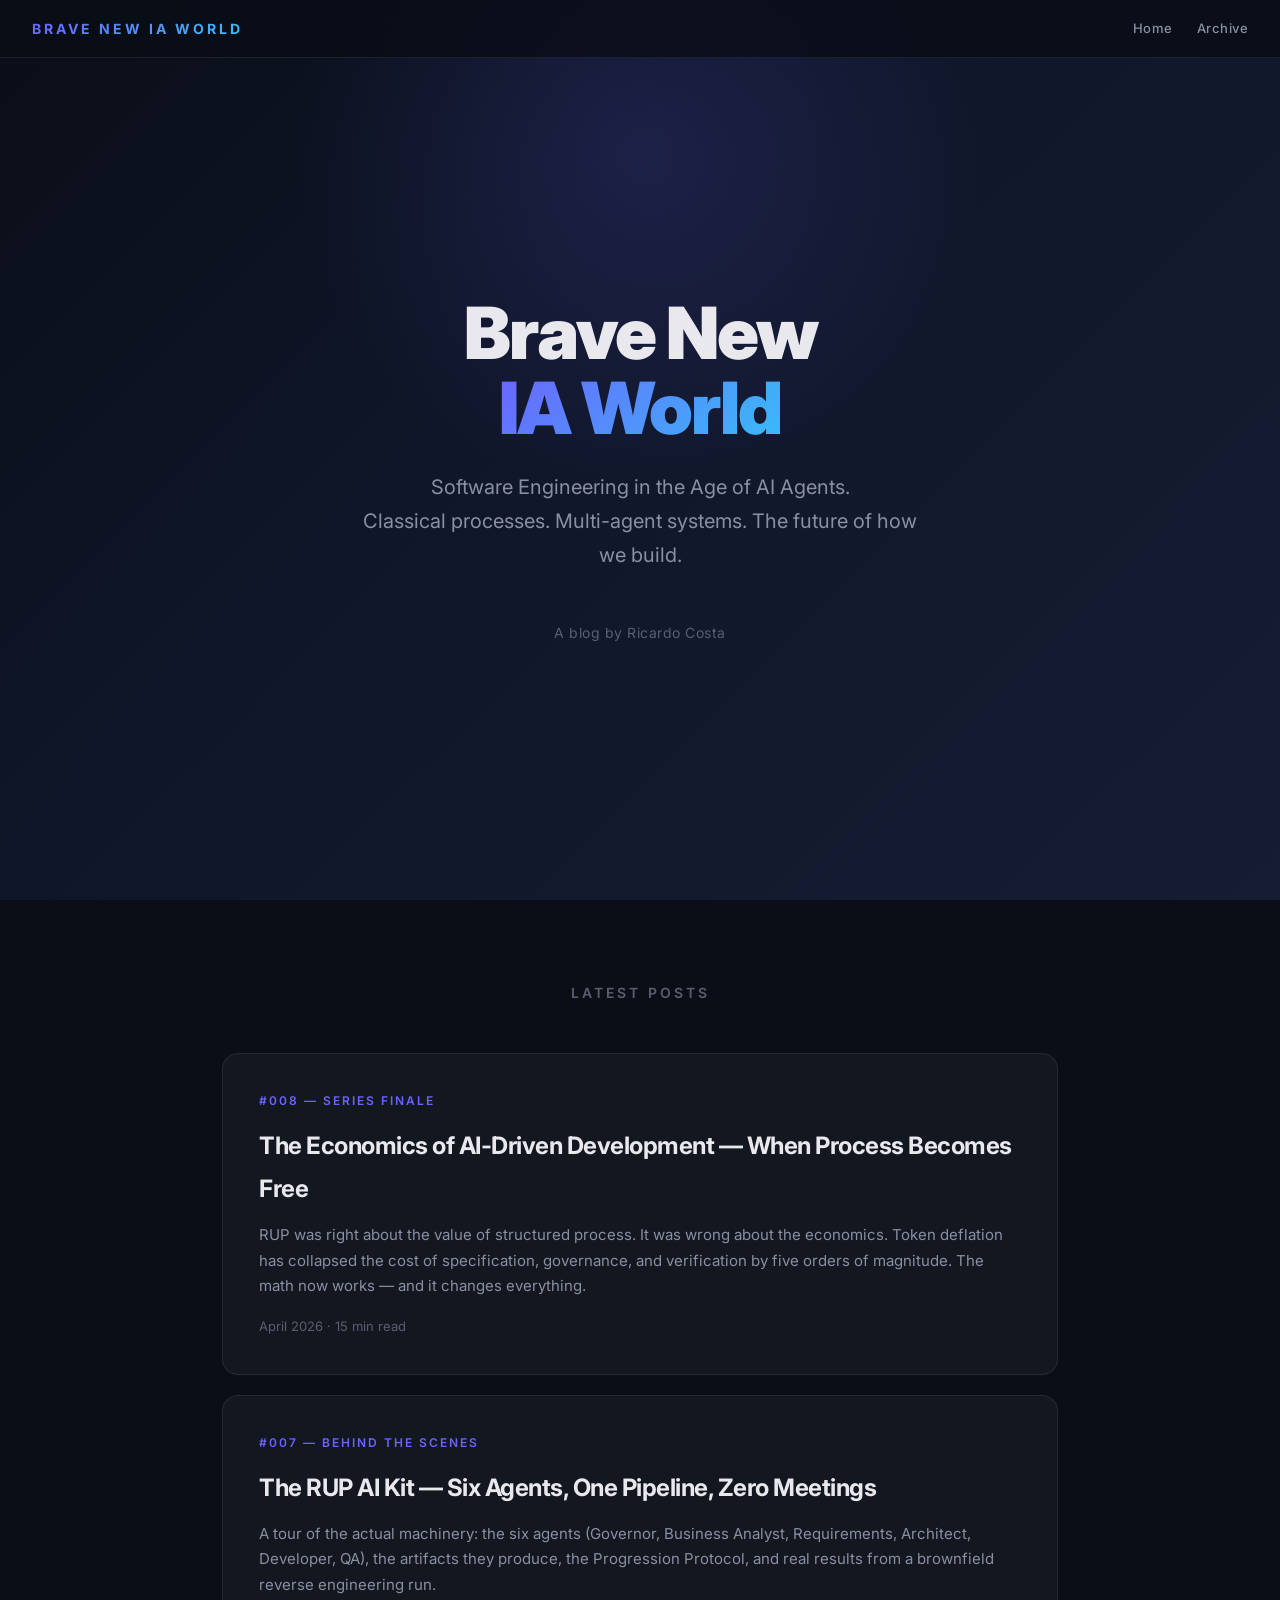
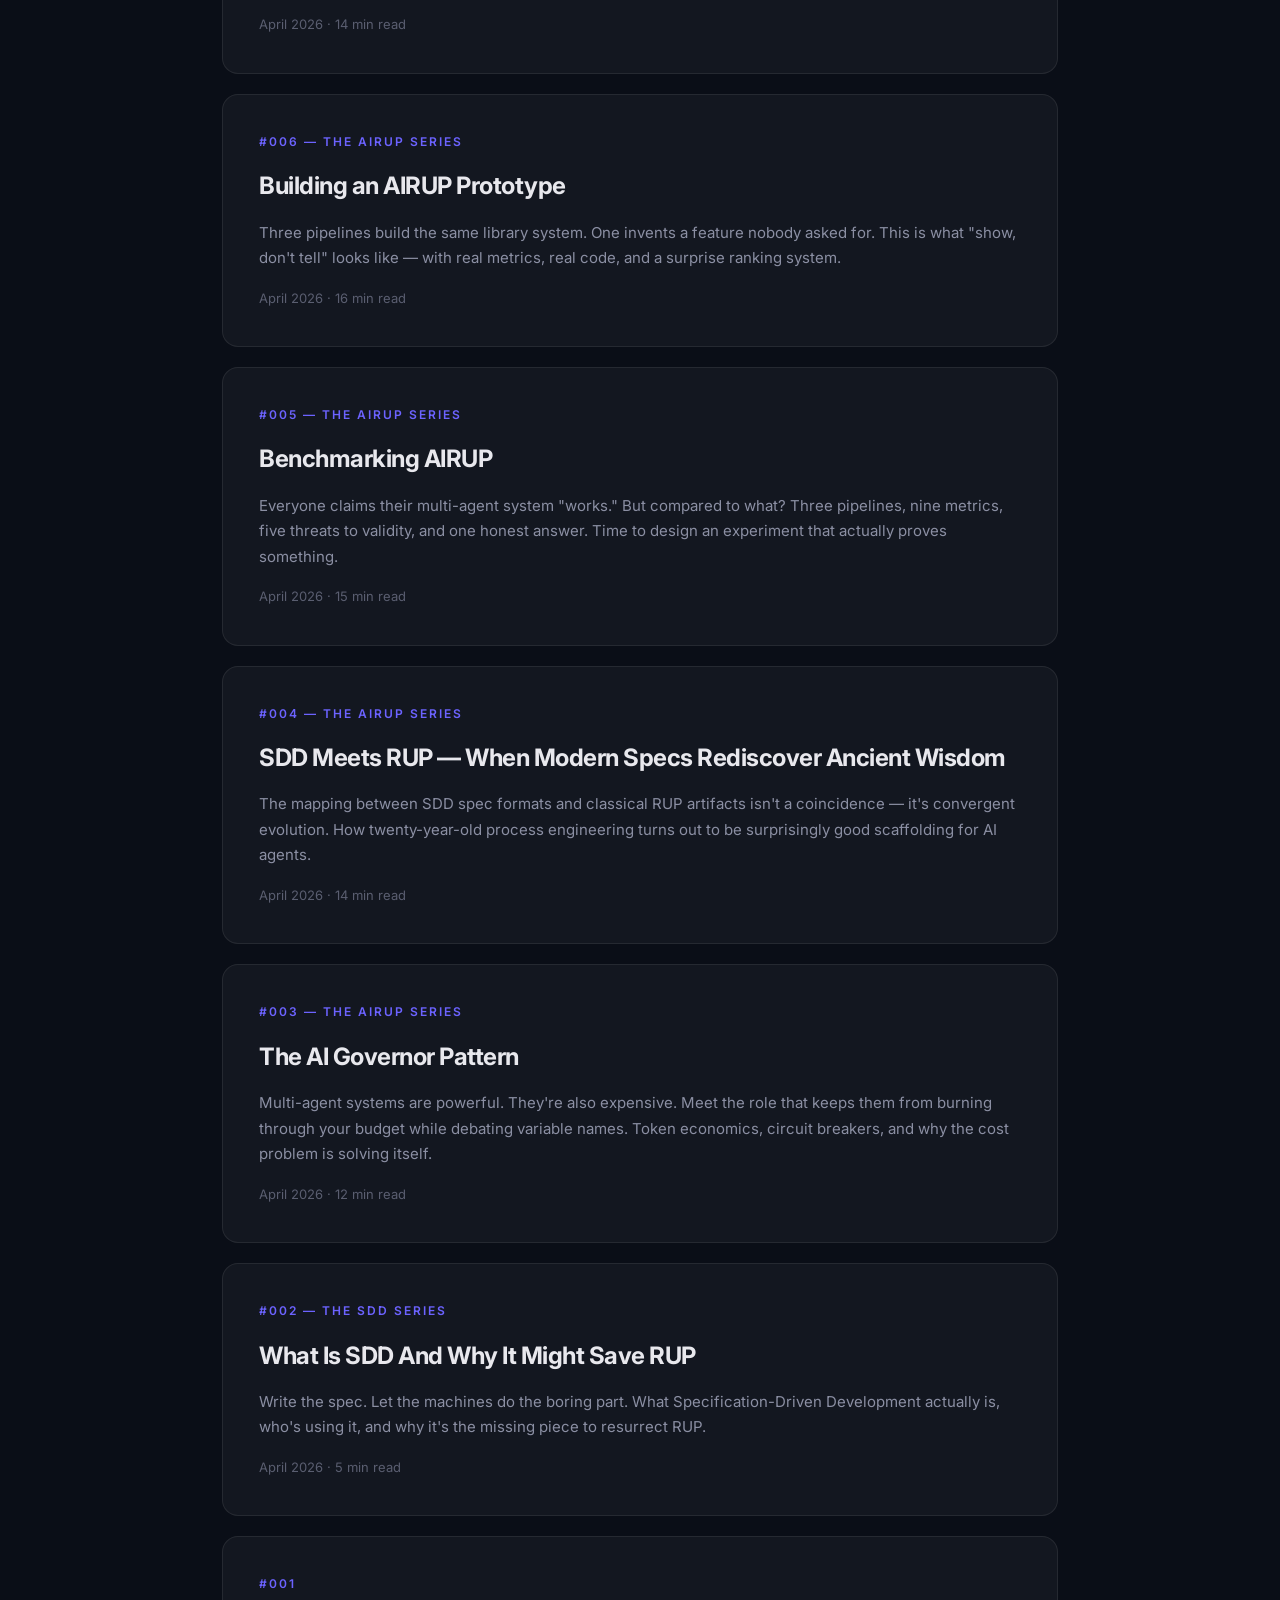
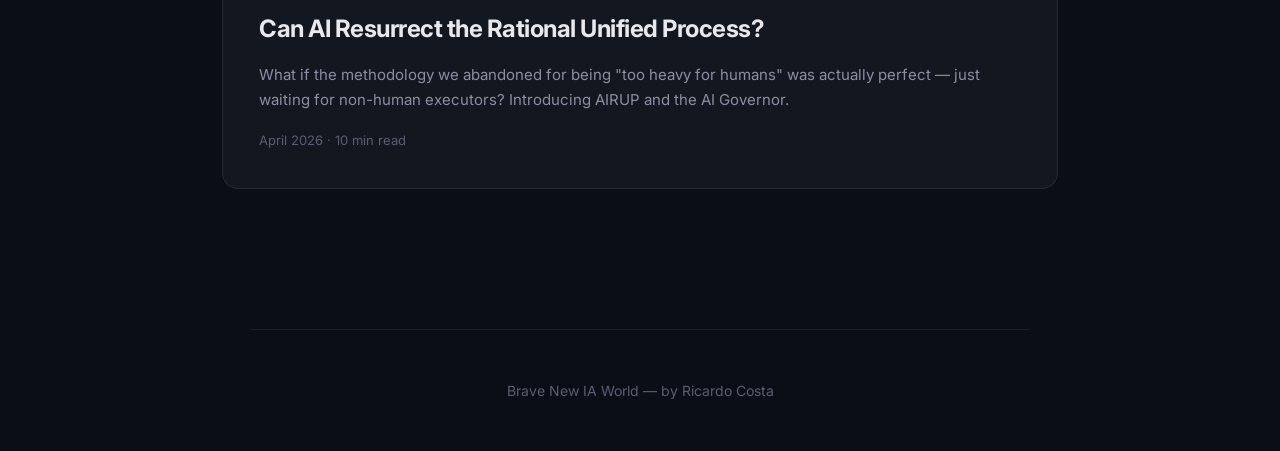
<file: index.html>
<!DOCTYPE html>
<html lang="en">
<head>
<meta charset="UTF-8">
<meta name="viewport" content="width=device-width, initial-scale=1.0">
<!-- Favicon -->
<link rel="icon" type="image/png" sizes="32x32" href="/images/favicon-32x32.png">
<link rel="icon" type="image/png" sizes="16x16" href="/images/favicon-16x16.png">
<link rel="apple-touch-icon" sizes="180x180" href="/images/apple-touch-icon.png">
<link rel="shortcut icon" href="/favicon.ico">
<meta name="google-site-verification" content="_97oaFM1mLh87ahif6GDfBCdHq6wlog85WR5xPBgUyk">
<title>Brave New IA World — AI Agents, Software Engineering &amp; Specification-Driven Development</title>
<meta name="description" content="A blog exploring AI-driven software engineering: multi-agent systems, Specification-Driven Development (SDD), the Rational Unified Process (RUP) reimagined with AI agents, and the AI Governor pattern. By Ricardo Costa.">
<meta name="author" content="Ricardo Costa">
<meta name="keywords" content="AI agents, software engineering, Specification-Driven Development, SDD, RUP, Rational Unified Process, AIRUP, multi-agent systems, AI Governor, LLM, code generation, TDD">
<meta property="og:type" content="website">
<meta property="og:title" content="Brave New IA World — Software Engineering in the Age of AI Agents">
<meta property="og:description" content="Exploring how AI agents, multi-agent systems, and specification-driven development are reshaping software engineering. Featuring AIRUP — an AI-first Rational Unified Process.">
<meta property="og:url" content="https://bravenewiaworld.com">
<meta property="og:image" content="https://bravenewiaworld.com/images/og-default.png">
<meta property="og:image:width" content="1200">
<meta property="og:image:height" content="630">
<meta property="og:site_name" content="Brave New IA World">
<meta name="twitter:card" content="summary_large_image">
<meta name="twitter:title" content="Brave New IA World — Software Engineering in the Age of AI Agents">
<meta name="twitter:description" content="AI agents, SDD, multi-agent systems, and classical processes reimagined. A blog by Ricardo Costa.">
<meta name="twitter:image" content="https://bravenewiaworld.com/images/og-default.png">
<link rel="canonical" href="https://bravenewiaworld.com">

<!-- Structured Data: Blog -->
<script type="application/ld+json">
{
  "@context": "https://schema.org",
  "@type": "Blog",
  "name": "Brave New IA World",
  "description": "A blog exploring AI-driven software engineering: multi-agent systems, Specification-Driven Development, and classical processes reimagined with AI agents.",
  "url": "https://bravenewiaworld.com",
  "author": {
    "@type": "Person",
    "name": "Ricardo Costa"
  },
  "blogPost": [
    {
      "@type": "BlogPosting",
      "headline": "The Economics of AI-Driven Development — When Process Becomes Free",
      "url": "https://bravenewiaworld.com/posts/008-the-economics-of-ai-driven-development.html",
      "datePublished": "2026-04-13",
      "author": { "@type": "Person", "name": "Ricardo Costa" },
      "keywords": ["AI economics", "token deflation", "AIRUP", "software engineering costs", "process overhead", "SDD", "RUP"]
    },
    {
      "@type": "BlogPosting",
      "headline": "The RUP AI Kit — Six Agents, One Pipeline, Zero Meetings",
      "url": "https://bravenewiaworld.com/posts/007-the-rup-ai-kit.html",
      "datePublished": "2026-04-13",
      "author": { "@type": "Person", "name": "Ricardo Costa" },
      "keywords": ["RUP AI Kit", "AIRUP", "AI agents", "Governor", "Progression Protocol", "brownfield"]
    },
    {
      "@type": "BlogPosting",
      "headline": "Building an AIRUP Prototype — A Library System Case Study",
      "url": "https://bravenewiaworld.com/posts/006-building-an-airup-prototype.html",
      "datePublished": "2026-04-13",
      "author": { "@type": "Person", "name": "Ricardo Costa" },
      "keywords": ["AIRUP", "prototype", "case study", "library system", "multi-agent", "scope creep", "traceability"]
    },
    {
      "@type": "BlogPosting",
      "headline": "Benchmarking AIRUP — How Do You Measure a Process Designed for AI Agents?",
      "url": "https://bravenewiaworld.com/posts/005-benchmarking-airup.html",
      "datePublished": "2026-04-13",
      "author": { "@type": "Person", "name": "Ricardo Costa" },
      "keywords": ["AIRUP", "benchmarking", "multi-agent systems", "experimental design", "metrics"]
    },
    {
      "@type": "BlogPosting",
      "headline": "SDD Meets RUP — When Modern Specs Rediscover Ancient Wisdom",
      "url": "https://bravenewiaworld.com/posts/004-sdd-meets-rup.html",
      "datePublished": "2026-04-13",
      "author": { "@type": "Person", "name": "Ricardo Costa" },
      "keywords": ["SDD", "RUP", "AIRUP", "traceability", "requirements", "design", "convergent evolution"]
    },
    {
      "@type": "BlogPosting",
      "headline": "The AI Governor Pattern — Cost Control for Multi-Agent Systems",
      "url": "https://bravenewiaworld.com/posts/003-the-ai-governor-pattern.html",
      "datePublished": "2026-04-10",
      "author": { "@type": "Person", "name": "Ricardo Costa" },
      "keywords": ["AI Governor", "multi-agent systems", "token economics", "cost control", "AIRUP"]
    },
    {
      "@type": "BlogPosting",
      "headline": "What Is Specification-Driven Development (And Why It Might Save RUP)",
      "url": "https://bravenewiaworld.com/posts/002-what-is-sdd.html",
      "datePublished": "2026-04-01",
      "author": { "@type": "Person", "name": "Ricardo Costa" },
      "keywords": ["SDD", "Specification-Driven Development", "AI agents", "Kiro", "RUP", "AIRUP"]
    },
    {
      "@type": "BlogPosting",
      "headline": "Can AI Resurrect the Rational Unified Process?",
      "url": "https://bravenewiaworld.com/posts/001-can-ai-resurrect-rup.html",
      "datePublished": "2026-04-01",
      "author": { "@type": "Person", "name": "Ricardo Costa" },
      "keywords": ["AIRUP", "RUP", "AI agents", "SDD", "multi-agent systems", "AI Governor"]
    }
  ]
}
</script>
<link href="https://fonts.googleapis.com/css2?family=Inter:wght@300;400;500;600;700;800;900&display=swap" rel="stylesheet">
<link rel="stylesheet" href="css/style.css">
</head>
<body>

<!-- HEADER -->
<header class="blog-header">
  <a href="/" class="blog-brand">Brave New IA World</a>
  <nav class="blog-nav">
    <a href="/">Home</a>
    <a href="#posts">Archive</a>
  </nav>
</header>

<!-- HERO -->
<section class="hero-landing">
  <h1 class="fade-in">Brave New<br><span class="highlight">IA World</span></h1>
  <p class="tagline fade-in stagger-1">Software Engineering in the Age of AI Agents.<br>Classical processes. Multi-agent systems. The future of how we build.</p>
  <p class="author-line fade-in stagger-2">A blog by Ricardo Costa</p>
</section>

<!-- POSTS -->
<section class="posts-section" id="posts">
  <h2>Latest Posts</h2>

  <a href="posts/008-the-economics-of-ai-driven-development.html" class="post-card fade-in">
    <div class="post-number">#008 &mdash; Series Finale</div>
    <h3>The Economics of AI-Driven Development &mdash; When Process Becomes Free</h3>
    <p>RUP was right about the value of structured process. It was wrong about the economics. Token deflation has collapsed the cost of specification, governance, and verification by five orders of magnitude. The math now works &mdash; and it changes everything.</p>
    <div class="post-meta">April 2026 &middot; 15 min read</div>
  </a>

  <a href="posts/007-the-rup-ai-kit.html" class="post-card fade-in">
    <div class="post-number">#007 &mdash; Behind the Scenes</div>
    <h3>The RUP AI Kit &mdash; Six Agents, One Pipeline, Zero Meetings</h3>
    <p>A tour of the actual machinery: the six agents (Governor, Business Analyst, Requirements, Architect, Developer, QA), the artifacts they produce, the Progression Protocol, and real results from a brownfield reverse engineering run.</p>
    <div class="post-meta">April 2026 &middot; 14 min read</div>
  </a>

  <a href="posts/006-building-an-airup-prototype.html" class="post-card fade-in">
    <div class="post-number">#006 &mdash; The AIRUP Series</div>
    <h3>Building an AIRUP Prototype</h3>
    <p>Three pipelines build the same library system. One invents a feature nobody asked for. This is what "show, don't tell" looks like &mdash; with real metrics, real code, and a surprise ranking system.</p>
    <div class="post-meta">April 2026 &middot; 16 min read</div>
  </a>

  <a href="posts/005-benchmarking-airup.html" class="post-card fade-in">
    <div class="post-number">#005 &mdash; The AIRUP Series</div>
    <h3>Benchmarking AIRUP</h3>
    <p>Everyone claims their multi-agent system "works." But compared to what? Three pipelines, nine metrics, five threats to validity, and one honest answer. Time to design an experiment that actually proves something.</p>
    <div class="post-meta">April 2026 &middot; 15 min read</div>
  </a>

  <a href="posts/004-sdd-meets-rup.html" class="post-card fade-in">
    <div class="post-number">#004 &mdash; The AIRUP Series</div>
    <h3>SDD Meets RUP &mdash; When Modern Specs Rediscover Ancient Wisdom</h3>
    <p>The mapping between SDD spec formats and classical RUP artifacts isn't a coincidence &mdash; it's convergent evolution. How twenty-year-old process engineering turns out to be surprisingly good scaffolding for AI agents.</p>
    <div class="post-meta">April 2026 &middot; 14 min read</div>
  </a>

  <a href="posts/003-the-ai-governor-pattern.html" class="post-card fade-in">
    <div class="post-number">#003 &mdash; The AIRUP Series</div>
    <h3>The AI Governor Pattern</h3>
    <p>Multi-agent systems are powerful. They're also expensive. Meet the role that keeps them from burning through your budget while debating variable names. Token economics, circuit breakers, and why the cost problem is solving itself.</p>
    <div class="post-meta">April 2026 &middot; 12 min read</div>
  </a>

  <a href="posts/002-what-is-sdd.html" class="post-card fade-in">
    <div class="post-number">#002 &mdash; The SDD Series</div>
    <h3>What Is SDD And Why It Might Save RUP</h3>
    <p>Write the spec. Let the machines do the boring part. What Specification-Driven Development actually is, who's using it, and why it's the missing piece to resurrect RUP.</p>
    <div class="post-meta">April 2026 &middot; 5 min read</div>
  </a>

  <a href="posts/001-can-ai-resurrect-rup.html" class="post-card fade-in">
    <div class="post-number">#001</div>
    <h3>Can AI Resurrect the Rational Unified Process?</h3>
    <p>What if the methodology we abandoned for being "too heavy for humans" was actually perfect — just waiting for non-human executors? Introducing AIRUP and the AI Governor.</p>
    <div class="post-meta">April 2026 &middot; 10 min read</div>
  </a>

</section>

<!-- FOOTER -->
<footer class="site-footer">
  <p>Brave New IA World &mdash; by Ricardo Costa</p>
</footer>

<script>
  const observer = new IntersectionObserver((entries) => {
    entries.forEach(entry => {
      if (entry.isIntersecting) entry.target.classList.add('visible');
    });
  }, { threshold: 0.15, rootMargin: '0px 0px -40px 0px' });
  document.querySelectorAll('.fade-in').forEach(el => observer.observe(el));
</script>
</body>
</html>
</file>
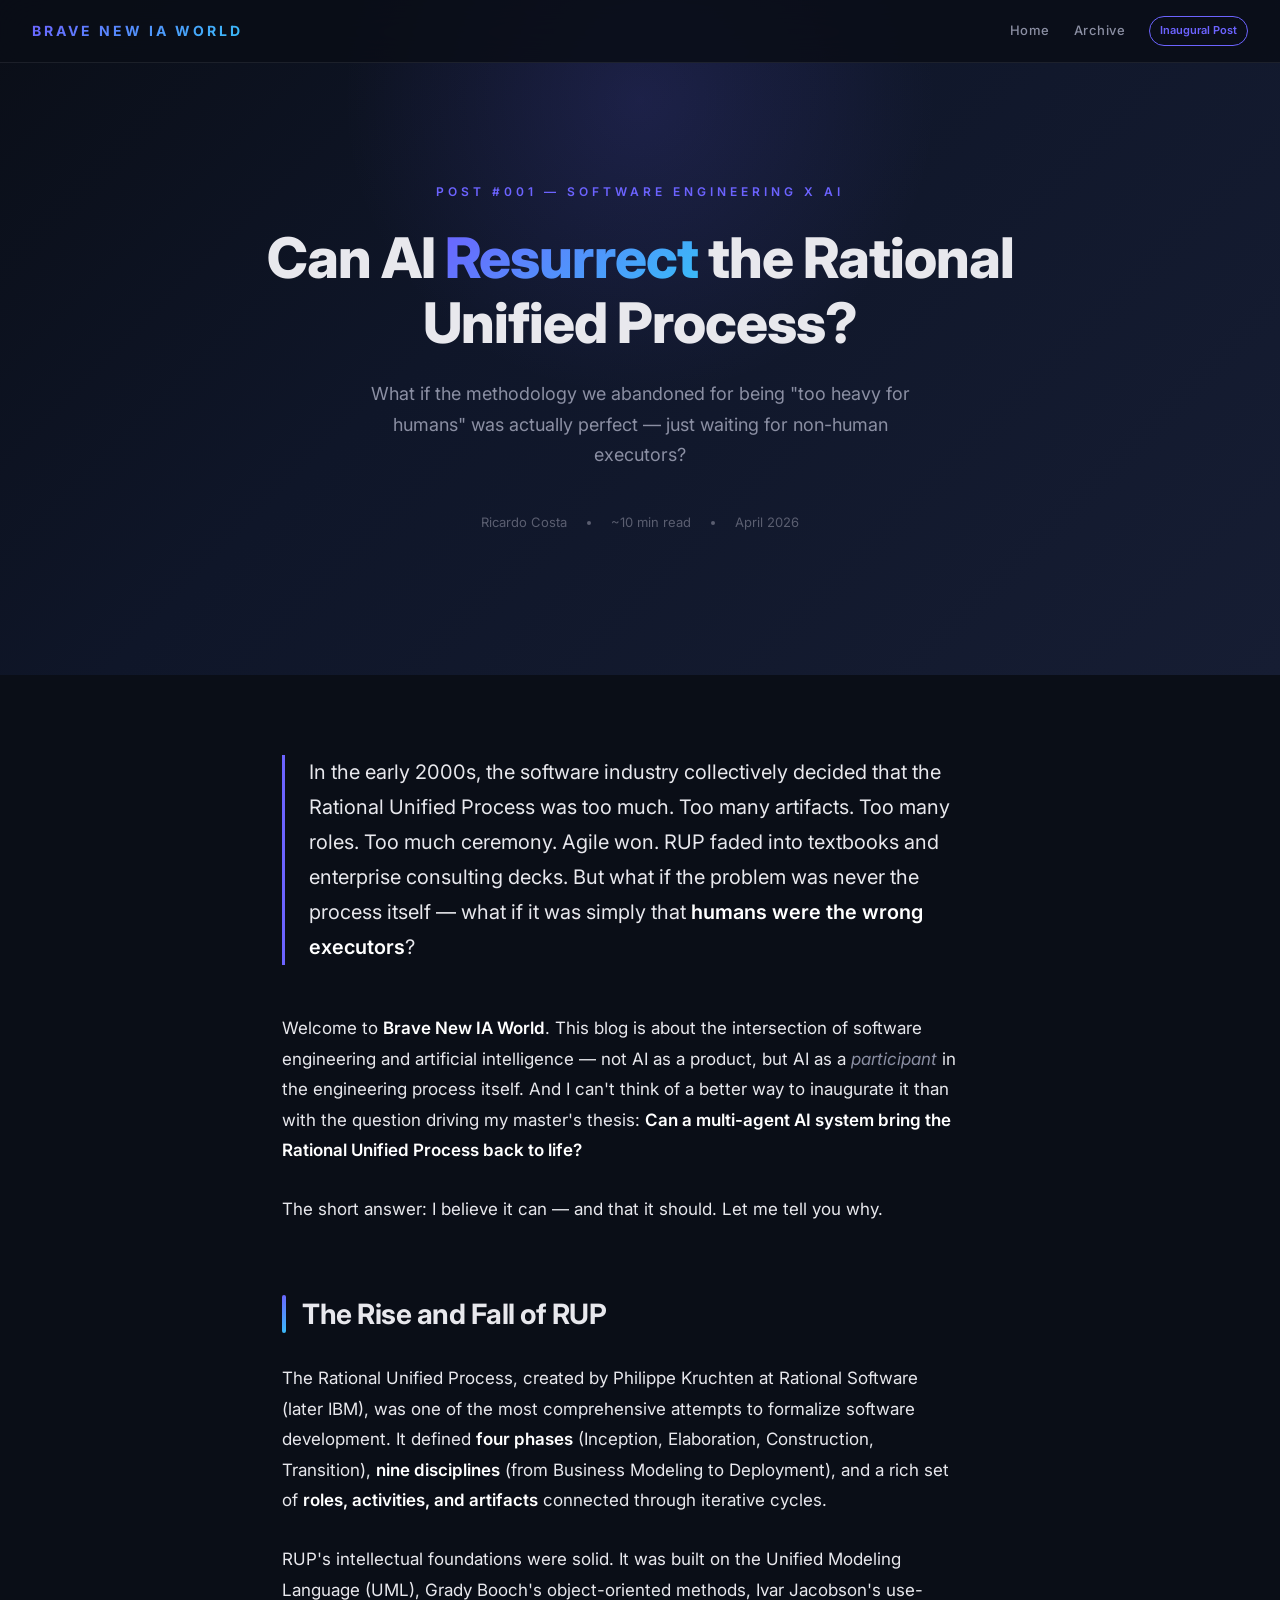
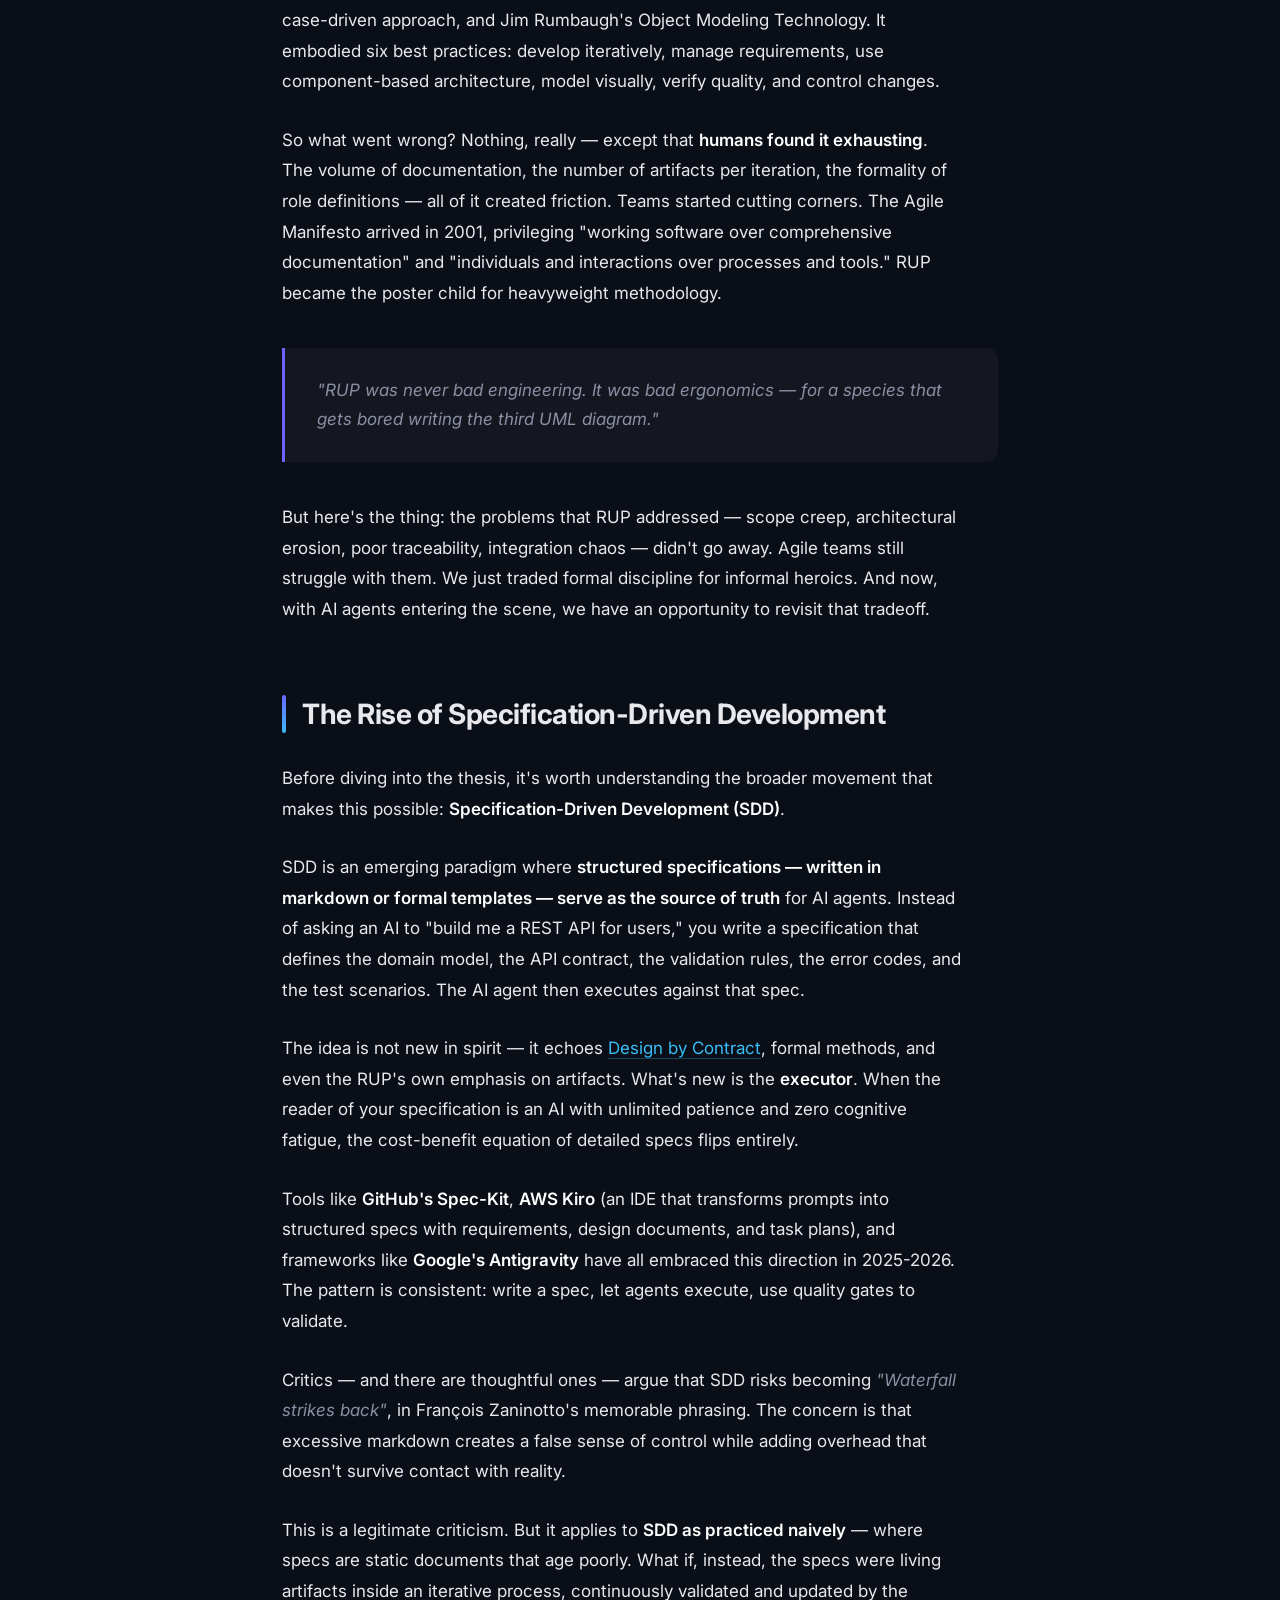
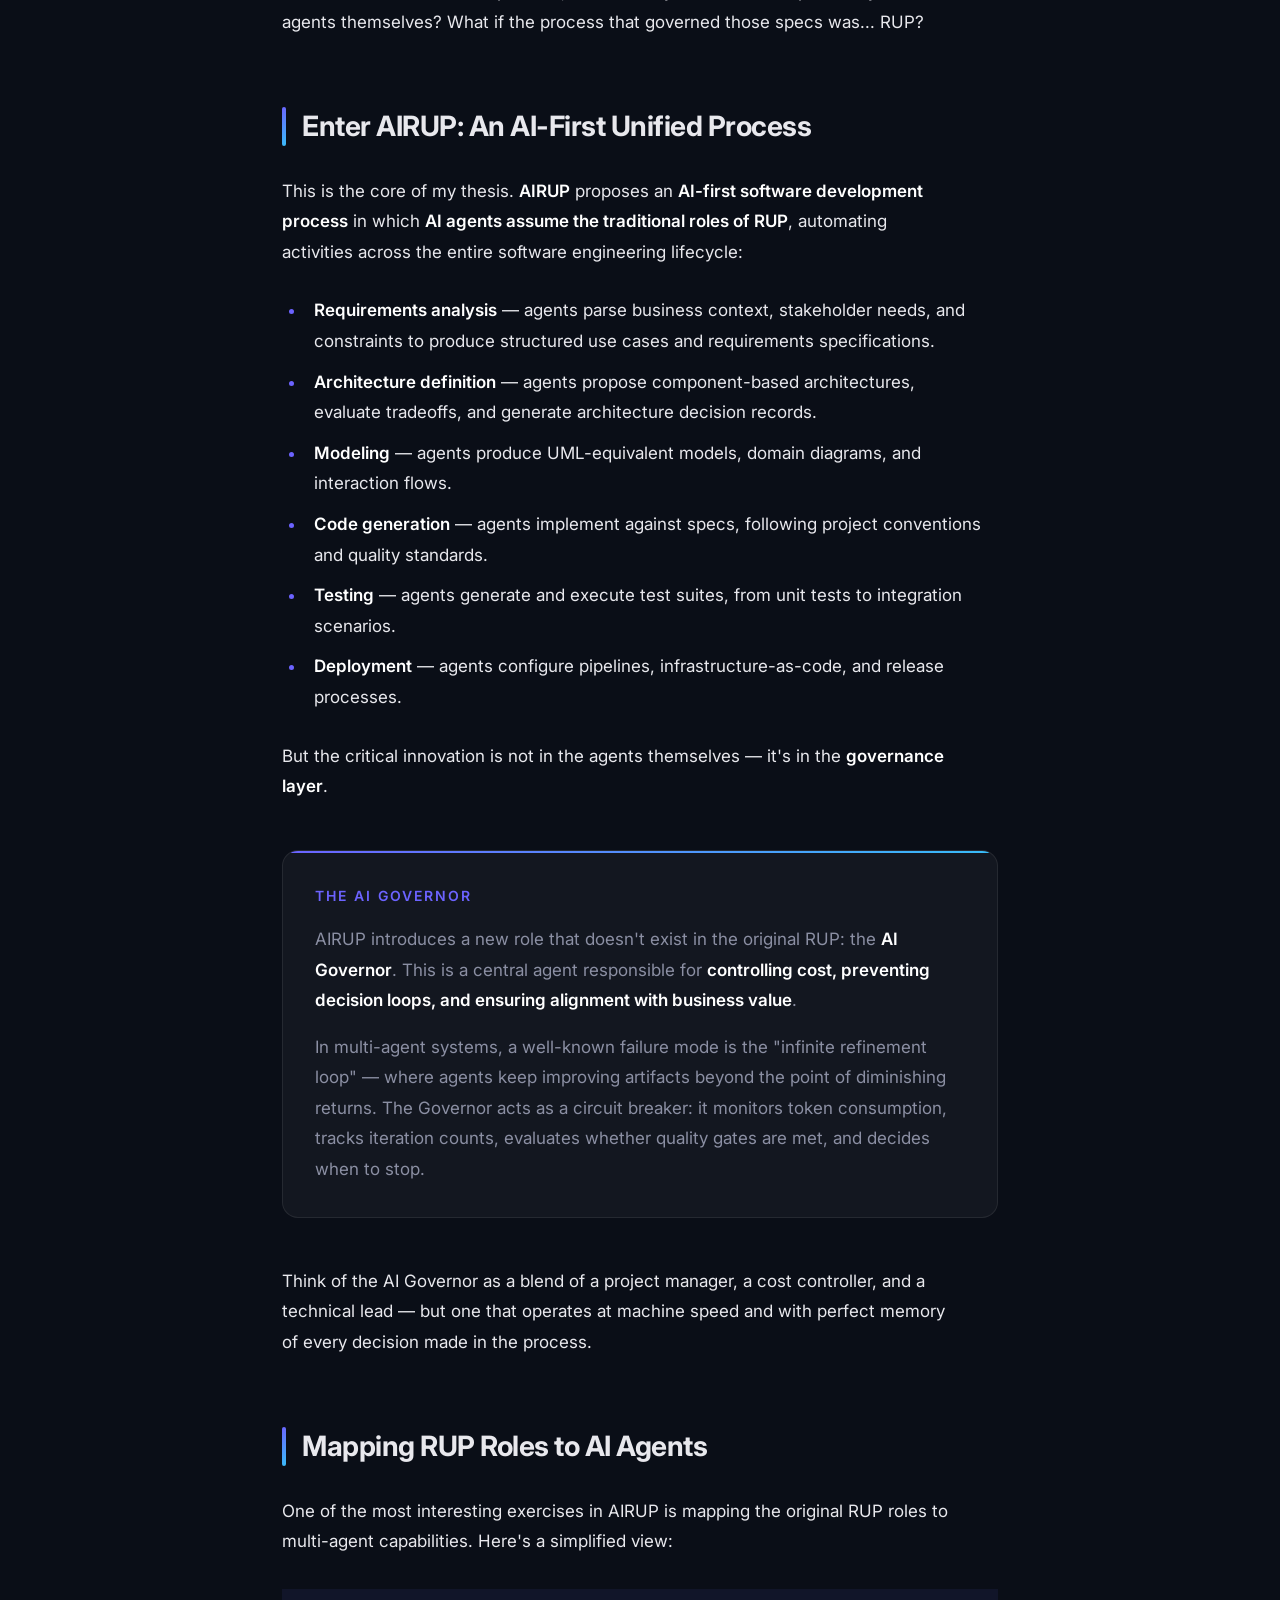
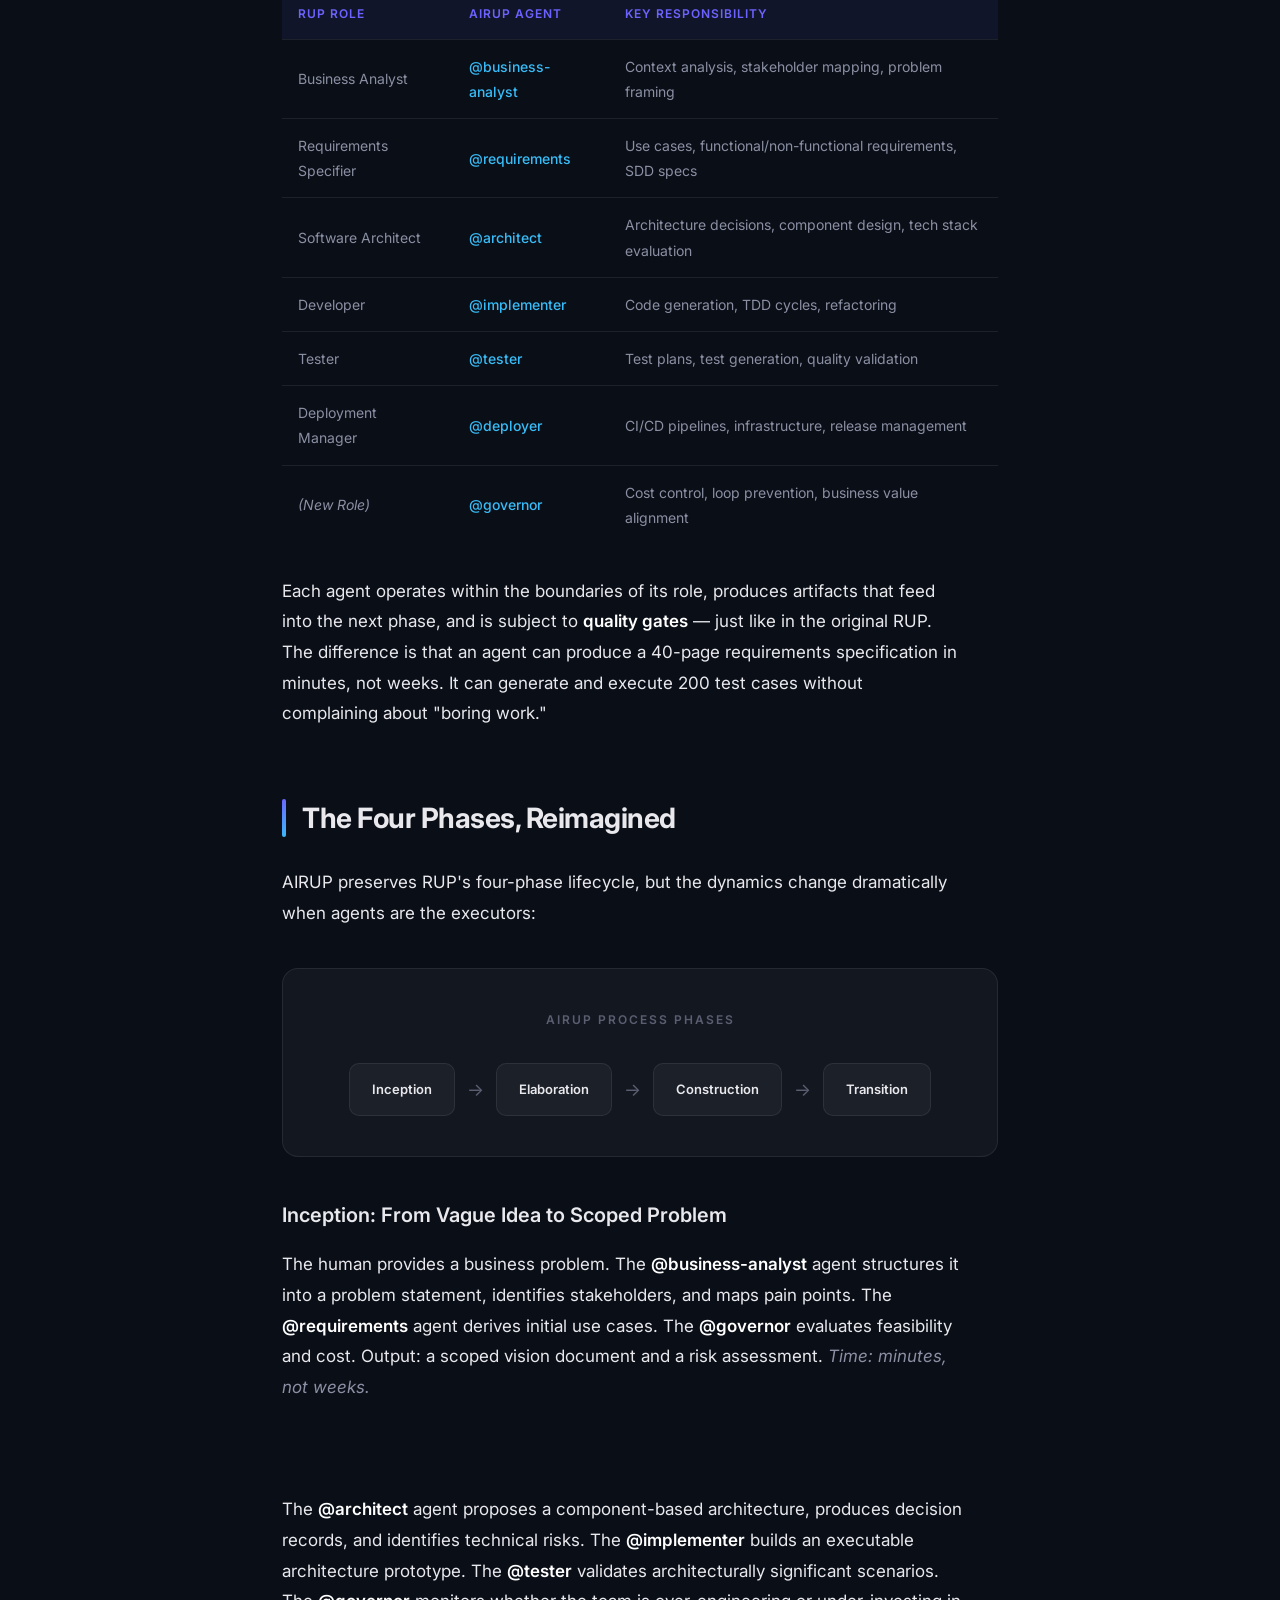
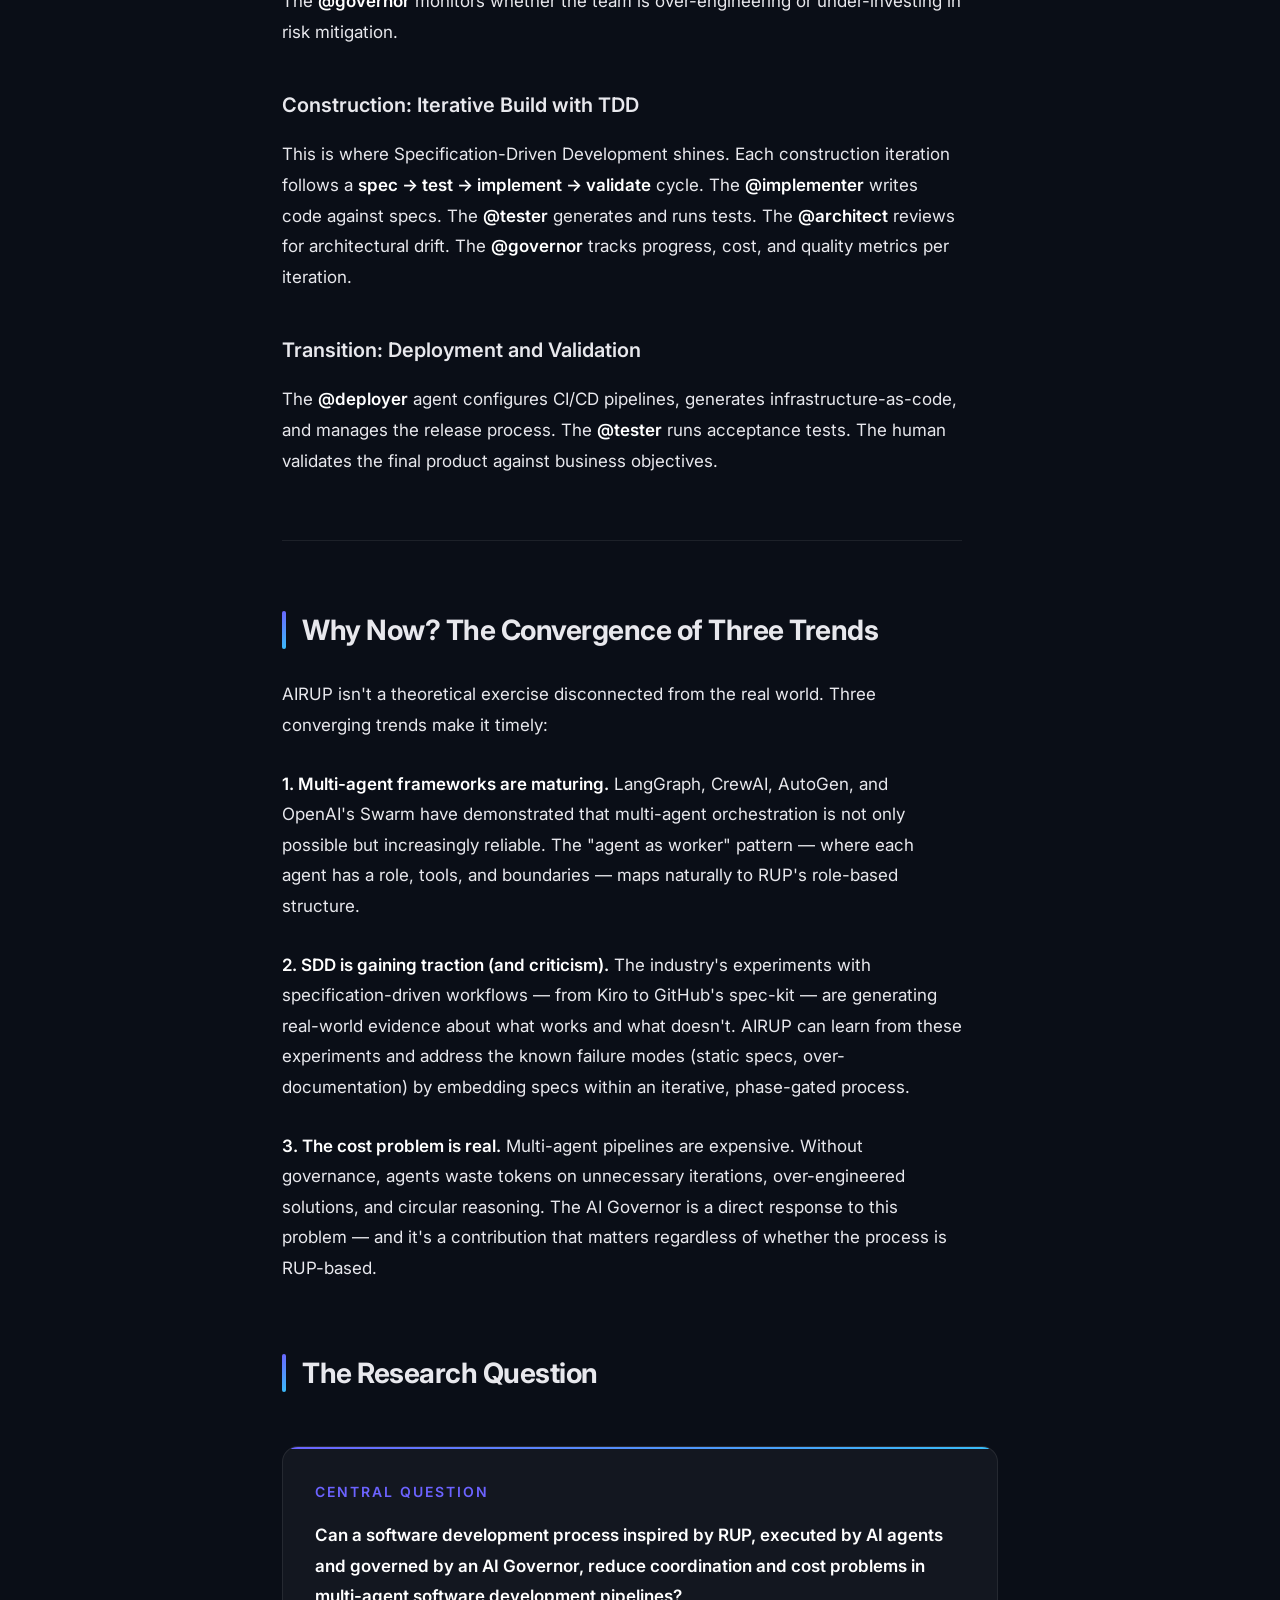
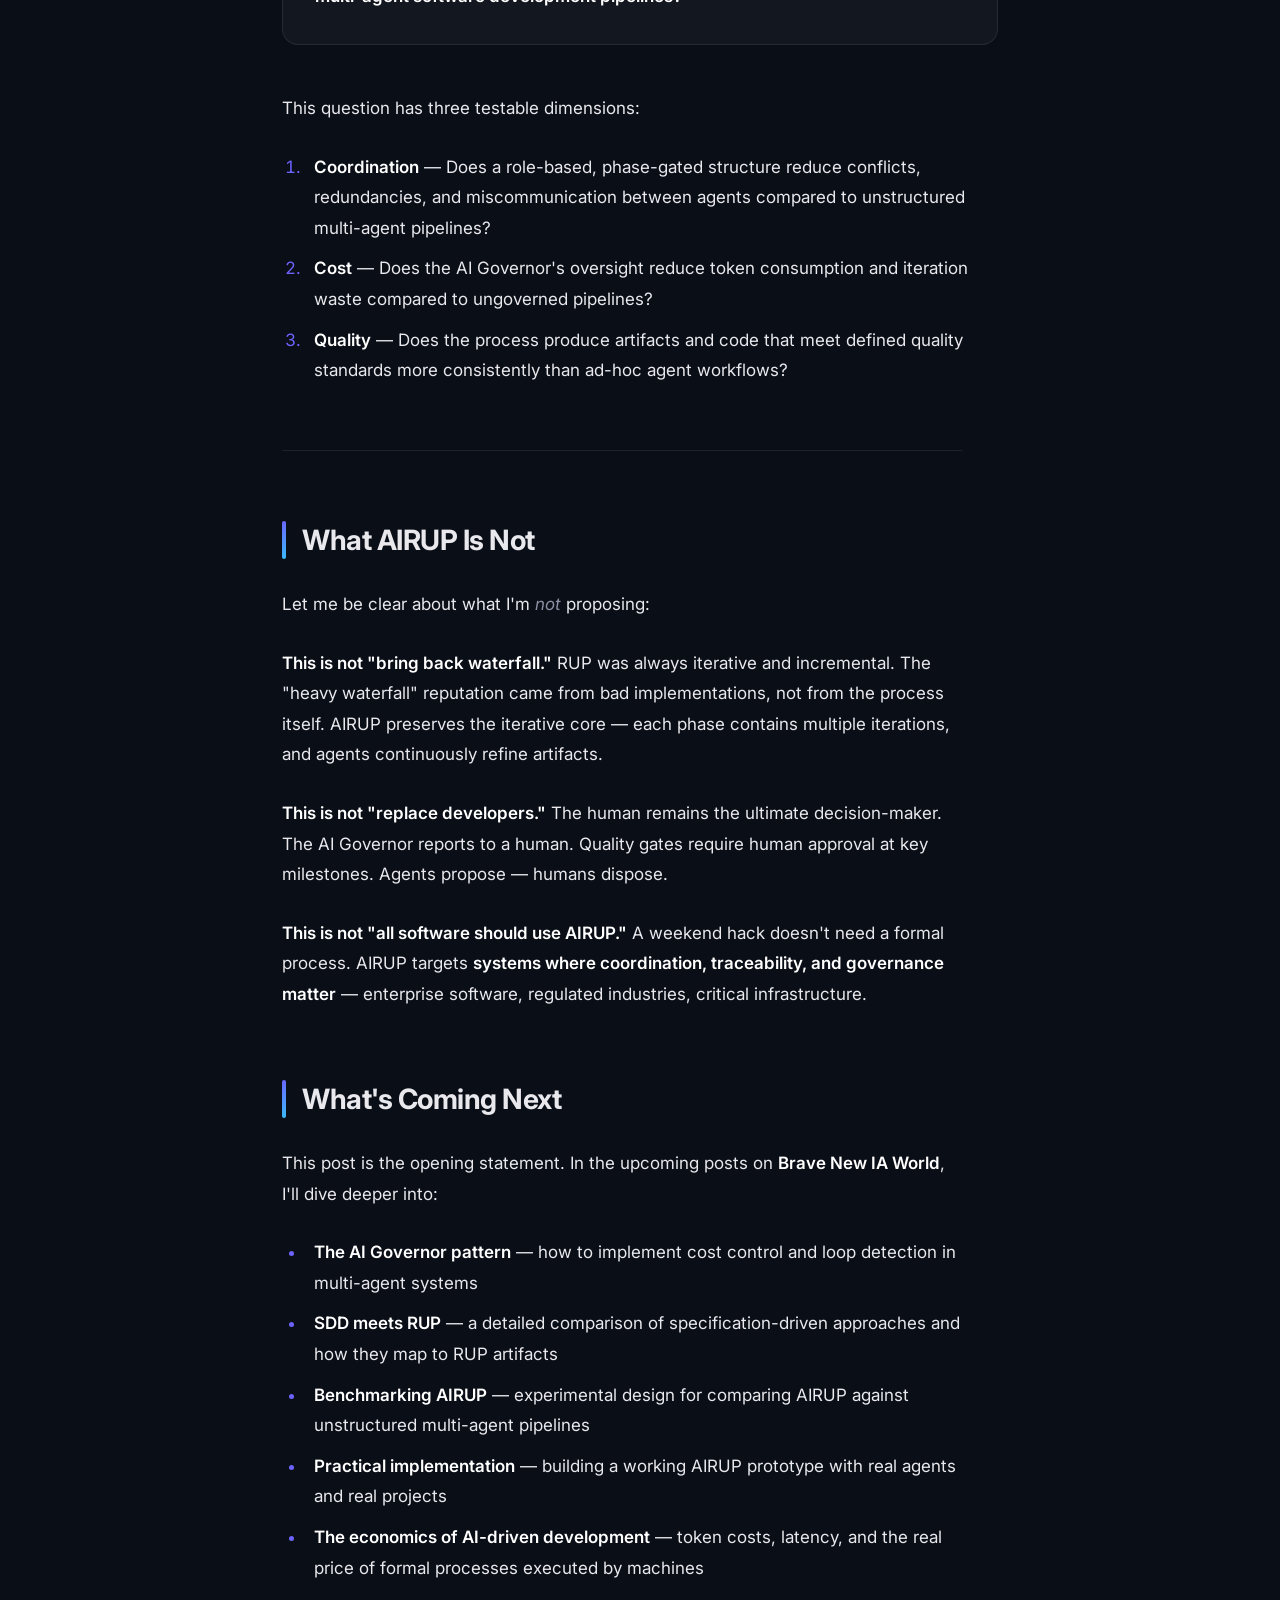
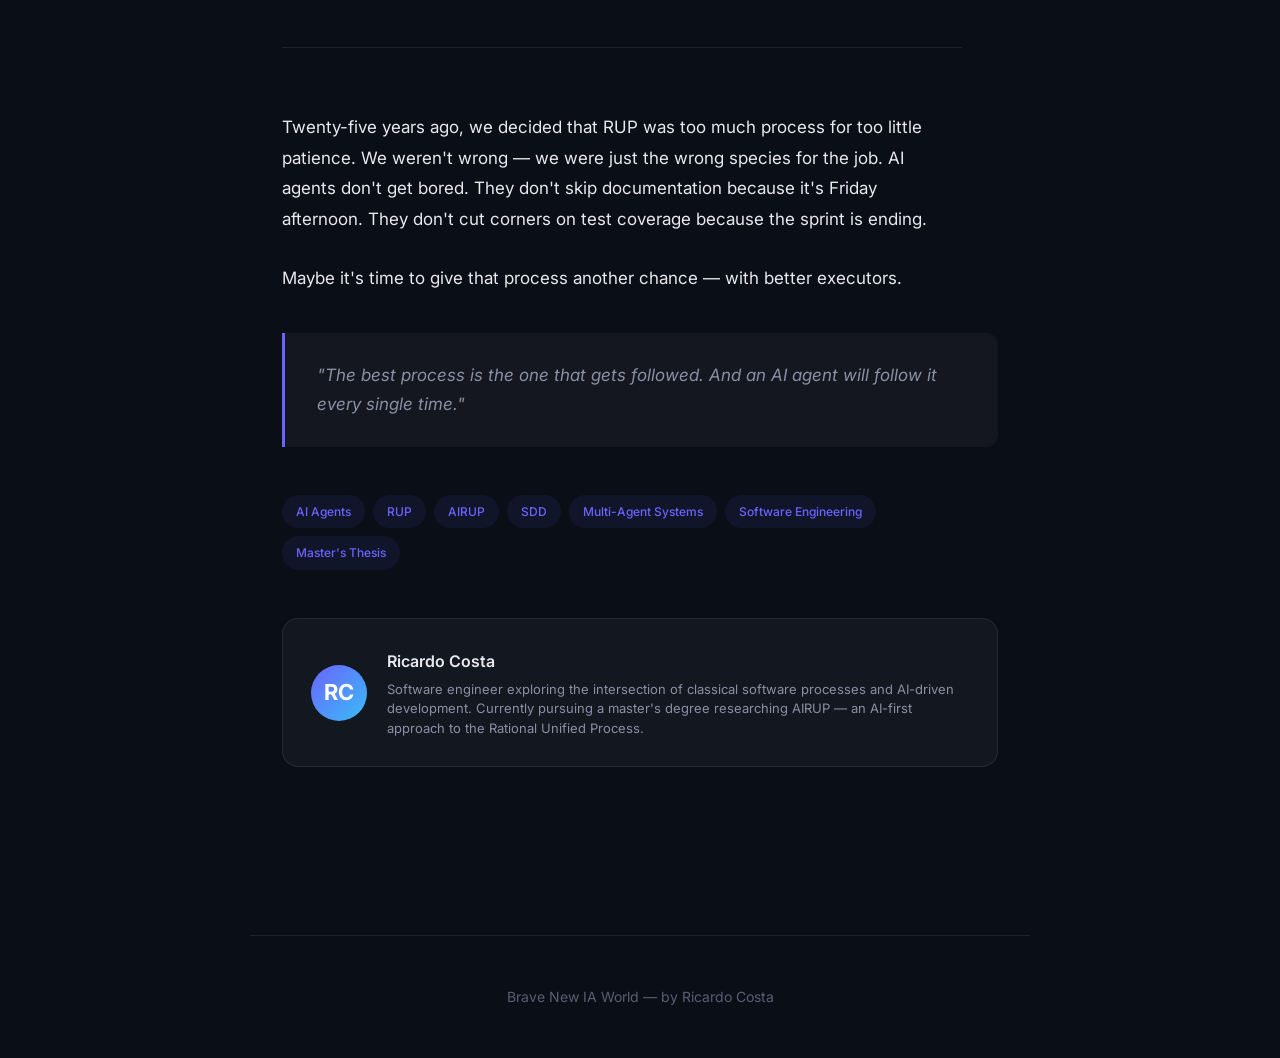
<file: posts/001-can-ai-resurrect-rup.html>
<!DOCTYPE html>
<html lang="en">
<head>
<meta charset="UTF-8">
<meta name="viewport" content="width=device-width, initial-scale=1.0">
<!-- Favicon -->
<link rel="icon" type="image/png" sizes="32x32" href="../images/favicon-32x32.png">
<link rel="icon" type="image/png" sizes="16x16" href="../images/favicon-16x16.png">
<link rel="apple-touch-icon" sizes="180x180" href="../images/apple-touch-icon.png">
<link rel="shortcut icon" href="../favicon.ico">
<meta name="google-site-verification" content="_97oaFM1mLh87ahif6GDfBCdHq6wlog85WR5xPBgUyk">
<title>Can AI Resurrect the Rational Unified Process? | Brave New IA World</title>
<meta name="description" content="What if RUP was never too heavy — just waiting for non-human executors? Introducing AIRUP: an AI-first software process where agents assume RUP roles, governed by an AI Governor to control cost and coordination in multi-agent pipelines.">
<meta name="author" content="Ricardo Costa">
<meta name="keywords" content="AIRUP, RUP, Rational Unified Process, AI agents, multi-agent systems, Specification-Driven Development, SDD, AI Governor, software engineering, master thesis">
<meta property="og:type" content="article">
<meta property="og:title" content="Can AI Resurrect the Rational Unified Process?">
<meta property="og:description" content="AIRUP proposes an AI-first development process where agents assume traditional RUP roles — from requirements to deployment — governed by an AI Governor that controls cost and prevents decision loops.">
<meta property="og:site_name" content="Brave New IA World">
<meta property="og:url" content="https://bravenewiaworld.com/posts/001-can-ai-resurrect-rup.html">
<meta property="og:image" content="https://bravenewiaworld.com/images/og-post-001.png">
<meta property="og:image:width" content="1200">
<meta property="og:image:height" content="630">
<meta name="twitter:card" content="summary_large_image">
<meta name="twitter:title" content="Can AI Resurrect the Rational Unified Process?">
<meta name="twitter:description" content="What if the methodology we abandoned for being too heavy was actually perfect — just waiting for AI agents? Introducing AIRUP.">
<meta name="twitter:image" content="https://bravenewiaworld.com/images/og-post-001.png">
<meta property="article:published_time" content="2026-04-01">
<meta property="article:author" content="Ricardo Costa">
<meta property="article:section" content="Software Engineering">
<meta property="article:tag" content="AI Agents">
<meta property="article:tag" content="RUP">
<meta property="article:tag" content="AIRUP">
<meta property="article:tag" content="SDD">
<meta property="article:tag" content="Multi-Agent Systems">
<link rel="canonical" href="https://bravenewiaworld.com/posts/001-can-ai-resurrect-rup.html">

<!-- Structured Data: Article -->
<script type="application/ld+json">
{
  "@context": "https://schema.org",
  "@type": "BlogPosting",
  "headline": "Can AI Resurrect the Rational Unified Process?",
  "description": "What if RUP was never too heavy — just waiting for non-human executors? Introducing AIRUP: an AI-first software process where agents assume RUP roles, governed by an AI Governor.",
  "url": "https://bravenewiaworld.com/posts/001-can-ai-resurrect-rup.html",
  "datePublished": "2026-04-01",
  "dateModified": "2026-04-01",
  "author": {
    "@type": "Person",
    "name": "Ricardo Costa"
  },
  "publisher": {
    "@type": "Organization",
    "name": "Brave New IA World"
  },
  "mainEntityOfPage": {
    "@type": "WebPage",
    "@id": "https://bravenewiaworld.com/posts/001-can-ai-resurrect-rup.html"
  },
  "keywords": ["AIRUP", "RUP", "Rational Unified Process", "AI agents", "multi-agent systems", "Specification-Driven Development", "SDD", "AI Governor", "software engineering"],
  "articleSection": "Software Engineering",
  "wordCount": 2500,
  "timeRequired": "PT10M"
}
</script>

<link href="https://fonts.googleapis.com/css2?family=Inter:wght@300;400;500;600;700;800;900&family=JetBrains+Mono:wght@400;500;600&display=swap" rel="stylesheet">
<link rel="stylesheet" href="../css/style.css">
</head>
<body>

<!-- HEADER -->
<header class="blog-header">
  <a href="/" class="blog-brand">Brave New IA World</a>
  <nav class="blog-nav">
    <a href="/">Home</a>
    <a href="/#posts">Archive</a>
    <span class="tag">Inaugural Post</span>
  </nav>
</header>

<!-- HERO -->
<section class="hero-post">
  <div class="hero-label">Post #001 &mdash; Software Engineering x AI</div>
  <h1>Can AI <span class="highlight">Resurrect</span> the Rational Unified Process?</h1>
  <p class="hero-subtitle">What if the methodology we abandoned for being "too heavy for humans" was actually perfect — just waiting for non-human executors?</p>
  <div class="hero-meta">
    <span>Ricardo Costa</span>
    <span class="dot"></span>
    <span>~10 min read</span>
    <span class="dot"></span>
    <time datetime="2026-04-01">April 2026</time>
  </div>
</section>

<!-- ARTICLE -->
<article class="article">

  <p class="lead fade-in">
    In the early 2000s, the software industry collectively decided that the Rational Unified Process was too much. Too many artifacts. Too many roles. Too much ceremony. Agile won. RUP faded into textbooks and enterprise consulting decks. But what if the problem was never the process itself — what if it was simply that <strong>humans were the wrong executors</strong>?
  </p>

  <p class="fade-in">
    Welcome to <strong>Brave New IA World</strong>. This blog is about the intersection of software engineering and artificial intelligence — not AI as a product, but AI as a <em>participant</em> in the engineering process itself. And I can't think of a better way to inaugurate it than with the question driving my master's thesis: <strong>Can a multi-agent AI system bring the Rational Unified Process back to life?</strong>
  </p>

  <p class="fade-in">
    The short answer: I believe it can — and that it should. Let me tell you why.
  </p>

  <!-- SECTION: THE FALL -->
  <h2 class="fade-in">The Rise and Fall of RUP</h2>

  <p class="fade-in">
    The Rational Unified Process, created by Philippe Kruchten at Rational Software (later IBM), was one of the most comprehensive attempts to formalize software development. It defined <strong>four phases</strong> (Inception, Elaboration, Construction, Transition), <strong>nine disciplines</strong> (from Business Modeling to Deployment), and a rich set of <strong>roles, activities, and artifacts</strong> connected through iterative cycles.
  </p>

  <p class="fade-in">
    RUP's intellectual foundations were solid. It was built on the Unified Modeling Language (UML), Grady Booch's object-oriented methods, Ivar Jacobson's use-case-driven approach, and Jim Rumbaugh's Object Modeling Technology. It embodied six best practices: develop iteratively, manage requirements, use component-based architecture, model visually, verify quality, and control changes.
  </p>

  <p class="fade-in">
    So what went wrong? Nothing, really — except that <strong>humans found it exhausting</strong>. The volume of documentation, the number of artifacts per iteration, the formality of role definitions — all of it created friction. Teams started cutting corners. The Agile Manifesto arrived in 2001, privileging "working software over comprehensive documentation" and "individuals and interactions over processes and tools." RUP became the poster child for heavyweight methodology.
  </p>

  <blockquote class="fade-in">
    "RUP was never bad engineering. It was bad ergonomics — for a species that gets bored writing the third UML diagram."
  </blockquote>

  <p class="fade-in">
    But here's the thing: the problems that RUP addressed — scope creep, architectural erosion, poor traceability, integration chaos — didn't go away. Agile teams still struggle with them. We just traded formal discipline for informal heroics. And now, with AI agents entering the scene, we have an opportunity to revisit that tradeoff.
  </p>

  <!-- SECTION: SDD -->
  <h2 class="fade-in">The Rise of Specification-Driven Development</h2>

  <p class="fade-in">
    Before diving into the thesis, it's worth understanding the broader movement that makes this possible: <strong>Specification-Driven Development (SDD)</strong>.
  </p>

  <p class="fade-in">
    SDD is an emerging paradigm where <strong>structured specifications — written in markdown or formal templates — serve as the source of truth</strong> for AI agents. Instead of asking an AI to "build me a REST API for users," you write a specification that defines the domain model, the API contract, the validation rules, the error codes, and the test scenarios. The AI agent then executes against that spec.
  </p>

  <p class="fade-in">
    The idea is not new in spirit — it echoes <a href="https://en.wikipedia.org/wiki/Design_by_contract">Design by Contract</a>, formal methods, and even the RUP's own emphasis on artifacts. What's new is the <strong>executor</strong>. When the reader of your specification is an AI with unlimited patience and zero cognitive fatigue, the cost-benefit equation of detailed specs flips entirely.
  </p>

  <p class="fade-in">
    Tools like <strong>GitHub's Spec-Kit</strong>, <strong>AWS Kiro</strong> (an IDE that transforms prompts into structured specs with requirements, design documents, and task plans), and frameworks like <strong>Google's Antigravity</strong> have all embraced this direction in 2025-2026. The pattern is consistent: write a spec, let agents execute, use quality gates to validate.
  </p>

  <p class="fade-in">
    Critics — and there are thoughtful ones — argue that SDD risks becoming <em>"Waterfall strikes back"</em>, in Fran&ccedil;ois Zaninotto's memorable phrasing. The concern is that excessive markdown creates a false sense of control while adding overhead that doesn't survive contact with reality.
  </p>

  <p class="fade-in">
    This is a legitimate criticism. But it applies to <strong>SDD as practiced naively</strong> — where specs are static documents that age poorly. What if, instead, the specs were living artifacts inside an iterative process, continuously validated and updated by the agents themselves? What if the process that governed those specs was... RUP?
  </p>

  <!-- SECTION: AIRUP -->
  <h2 class="fade-in">Enter AIRUP: An AI-First Unified Process</h2>

  <p class="fade-in">
    This is the core of my thesis. <strong>AIRUP</strong> proposes an <strong>AI-first software development process</strong> in which <strong>AI agents assume the traditional roles of RUP</strong>, automating activities across the entire software engineering lifecycle:
  </p>

  <ul class="fade-in">
    <li><strong>Requirements analysis</strong> — agents parse business context, stakeholder needs, and constraints to produce structured use cases and requirements specifications.</li>
    <li><strong>Architecture definition</strong> — agents propose component-based architectures, evaluate tradeoffs, and generate architecture decision records.</li>
    <li><strong>Modeling</strong> — agents produce UML-equivalent models, domain diagrams, and interaction flows.</li>
    <li><strong>Code generation</strong> — agents implement against specs, following project conventions and quality standards.</li>
    <li><strong>Testing</strong> — agents generate and execute test suites, from unit tests to integration scenarios.</li>
    <li><strong>Deployment</strong> — agents configure pipelines, infrastructure-as-code, and release processes.</li>
  </ul>

  <p class="fade-in">
    But the critical innovation is not in the agents themselves — it's in the <strong>governance layer</strong>.
  </p>

  <div class="callout fade-in">
    <h4>The AI Governor</h4>
    <p>
      AIRUP introduces a new role that doesn't exist in the original RUP: the <strong>AI Governor</strong>. This is a central agent responsible for <strong>controlling cost, preventing decision loops, and ensuring alignment with business value</strong>.
    </p>
    <p>
      In multi-agent systems, a well-known failure mode is the "infinite refinement loop" — where agents keep improving artifacts beyond the point of diminishing returns. The Governor acts as a circuit breaker: it monitors token consumption, tracks iteration counts, evaluates whether quality gates are met, and decides when to stop.
    </p>
  </div>

  <p class="fade-in">
    Think of the AI Governor as a blend of a project manager, a cost controller, and a technical lead — but one that operates at machine speed and with perfect memory of every decision made in the process.
  </p>

  <!-- SECTION: ROLE MAPPING -->
  <h2 class="fade-in">Mapping RUP Roles to AI Agents</h2>

  <p class="fade-in">
    One of the most interesting exercises in AIRUP is mapping the original RUP roles to multi-agent capabilities. Here's a simplified view:
  </p>

  <table class="comparison-table fade-in">
    <thead>
      <tr>
        <th>RUP Role</th>
        <th>AIRUP Agent</th>
        <th>Key Responsibility</th>
      </tr>
    </thead>
    <tbody>
      <tr>
        <td>Business Analyst</td>
        <td class="role-agent">@business-analyst</td>
        <td>Context analysis, stakeholder mapping, problem framing</td>
      </tr>
      <tr>
        <td>Requirements Specifier</td>
        <td class="role-agent">@requirements</td>
        <td>Use cases, functional/non-functional requirements, SDD specs</td>
      </tr>
      <tr>
        <td>Software Architect</td>
        <td class="role-agent">@architect</td>
        <td>Architecture decisions, component design, tech stack evaluation</td>
      </tr>
      <tr>
        <td>Developer</td>
        <td class="role-agent">@implementer</td>
        <td>Code generation, TDD cycles, refactoring</td>
      </tr>
      <tr>
        <td>Tester</td>
        <td class="role-agent">@tester</td>
        <td>Test plans, test generation, quality validation</td>
      </tr>
      <tr>
        <td>Deployment Manager</td>
        <td class="role-agent">@deployer</td>
        <td>CI/CD pipelines, infrastructure, release management</td>
      </tr>
      <tr>
        <td><em>(New Role)</em></td>
        <td class="role-agent">@governor</td>
        <td>Cost control, loop prevention, business value alignment</td>
      </tr>
    </tbody>
  </table>

  <p class="fade-in">
    Each agent operates within the boundaries of its role, produces artifacts that feed into the next phase, and is subject to <strong>quality gates</strong> — just like in the original RUP. The difference is that an agent can produce a 40-page requirements specification in minutes, not weeks. It can generate and execute 200 test cases without complaining about "boring work."
  </p>

  <!-- SECTION: PHASES -->
  <h2 class="fade-in">The Four Phases, Reimagined</h2>

  <p class="fade-in">
    AIRUP preserves RUP's four-phase lifecycle, but the dynamics change dramatically when agents are the executors:
  </p>

  <div class="diagram fade-in">
    <div class="diagram-title">AIRUP Process Phases</div>
    <div class="phase-flow">
      <div class="phase-box">Inception</div>
      <span class="phase-arrow">&rarr;</span>
      <div class="phase-box">Elaboration</div>
      <span class="phase-arrow">&rarr;</span>
      <div class="phase-box">Construction</div>
      <span class="phase-arrow">&rarr;</span>
      <div class="phase-box">Transition</div>
    </div>
  </div>

  <h3 class="fade-in">Inception: From Vague Idea to Scoped Problem</h3>
  <p class="fade-in">
    The human provides a business problem. The <strong>@business-analyst</strong> agent structures it into a problem statement, identifies stakeholders, and maps pain points. The <strong>@requirements</strong> agent derives initial use cases. The <strong>@governor</strong> evaluates feasibility and cost. Output: a scoped vision document and a risk assessment. <em>Time: minutes, not weeks.</em>
  </p>

  <h3 class="fade-in">Elaboration: Architecture and Risk Mitigation</h3>
  <p class="fade-in">
    The <strong>@architect</strong> agent proposes a component-based architecture, produces decision records, and identifies technical risks. The <strong>@implementer</strong> builds an executable architecture prototype. The <strong>@tester</strong> validates architecturally significant scenarios. The <strong>@governor</strong> monitors whether the team is over-engineering or under-investing in risk mitigation.
  </p>

  <h3 class="fade-in">Construction: Iterative Build with TDD</h3>
  <p class="fade-in">
    This is where Specification-Driven Development shines. Each construction iteration follows a <strong>spec &rarr; test &rarr; implement &rarr; validate</strong> cycle. The <strong>@implementer</strong> writes code against specs. The <strong>@tester</strong> generates and runs tests. The <strong>@architect</strong> reviews for architectural drift. The <strong>@governor</strong> tracks progress, cost, and quality metrics per iteration.
  </p>

  <h3 class="fade-in">Transition: Deployment and Validation</h3>
  <p class="fade-in">
    The <strong>@deployer</strong> agent configures CI/CD pipelines, generates infrastructure-as-code, and manages the release process. The <strong>@tester</strong> runs acceptance tests. The human validates the final product against business objectives.
  </p>

  <hr class="separator">

  <!-- SECTION: WHY NOW -->
  <h2 class="fade-in">Why Now? The Convergence of Three Trends</h2>

  <p class="fade-in">
    AIRUP isn't a theoretical exercise disconnected from the real world. Three converging trends make it timely:
  </p>

  <p class="fade-in">
    <strong>1. Multi-agent frameworks are maturing.</strong> LangGraph, CrewAI, AutoGen, and OpenAI's Swarm have demonstrated that multi-agent orchestration is not only possible but increasingly reliable. The "agent as worker" pattern — where each agent has a role, tools, and boundaries — maps naturally to RUP's role-based structure.
  </p>

  <p class="fade-in">
    <strong>2. SDD is gaining traction (and criticism).</strong> The industry's experiments with specification-driven workflows — from Kiro to GitHub's spec-kit — are generating real-world evidence about what works and what doesn't. AIRUP can learn from these experiments and address the known failure modes (static specs, over-documentation) by embedding specs within an iterative, phase-gated process.
  </p>

  <p class="fade-in">
    <strong>3. The cost problem is real.</strong> Multi-agent pipelines are expensive. Without governance, agents waste tokens on unnecessary iterations, over-engineered solutions, and circular reasoning. The AI Governor is a direct response to this problem — and it's a contribution that matters regardless of whether the process is RUP-based.
  </p>

  <!-- SECTION: RESEARCH QUESTION -->
  <h2 class="fade-in">The Research Question</h2>

  <div class="callout fade-in">
    <h4>Central Question</h4>
    <p>
      <strong>Can a software development process inspired by RUP, executed by AI agents and governed by an AI Governor, reduce coordination and cost problems in multi-agent software development pipelines?</strong>
    </p>
  </div>

  <p class="fade-in">
    This question has three testable dimensions:
  </p>

  <ol class="fade-in">
    <li><strong>Coordination</strong> — Does a role-based, phase-gated structure reduce conflicts, redundancies, and miscommunication between agents compared to unstructured multi-agent pipelines?</li>
    <li><strong>Cost</strong> — Does the AI Governor's oversight reduce token consumption and iteration waste compared to ungoverned pipelines?</li>
    <li><strong>Quality</strong> — Does the process produce artifacts and code that meet defined quality standards more consistently than ad-hoc agent workflows?</li>
  </ol>

  <hr class="separator">

  <!-- SECTION: WHAT THIS IS NOT -->
  <h2 class="fade-in">What AIRUP Is Not</h2>

  <p class="fade-in">
    Let me be clear about what I'm <em>not</em> proposing:
  </p>

  <p class="fade-in">
    <strong>This is not "bring back waterfall."</strong> RUP was always iterative and incremental. The "heavy waterfall" reputation came from bad implementations, not from the process itself. AIRUP preserves the iterative core — each phase contains multiple iterations, and agents continuously refine artifacts.
  </p>

  <p class="fade-in">
    <strong>This is not "replace developers."</strong> The human remains the ultimate decision-maker. The AI Governor reports to a human. Quality gates require human approval at key milestones. Agents propose — humans dispose.
  </p>

  <p class="fade-in">
    <strong>This is not "all software should use AIRUP."</strong> A weekend hack doesn't need a formal process. AIRUP targets <strong>systems where coordination, traceability, and governance matter</strong> — enterprise software, regulated industries, critical infrastructure.
  </p>

  <!-- SECTION: WHAT'S NEXT -->
  <h2 class="fade-in">What's Coming Next</h2>

  <p class="fade-in">
    This post is the opening statement. In the upcoming posts on <strong>Brave New IA World</strong>, I'll dive deeper into:
  </p>

  <ul class="fade-in">
    <li><strong>The AI Governor pattern</strong> — how to implement cost control and loop detection in multi-agent systems</li>
    <li><strong>SDD meets RUP</strong> — a detailed comparison of specification-driven approaches and how they map to RUP artifacts</li>
    <li><strong>Benchmarking AIRUP</strong> — experimental design for comparing AIRUP against unstructured multi-agent pipelines</li>
    <li><strong>Practical implementation</strong> — building a working AIRUP prototype with real agents and real projects</li>
    <li><strong>The economics of AI-driven development</strong> — token costs, latency, and the real price of formal processes executed by machines</li>
  </ul>

  <hr class="separator">

  <!-- SECTION: CLOSING -->
  <p class="fade-in">
    Twenty-five years ago, we decided that RUP was too much process for too little patience. We weren't wrong — we were just the wrong species for the job. AI agents don't get bored. They don't skip documentation because it's Friday afternoon. They don't cut corners on test coverage because the sprint is ending.
  </p>

  <p class="fade-in">
    Maybe it's time to give that process another chance — with better executors.
  </p>

  <blockquote class="fade-in">
    "The best process is the one that gets followed. And an AI agent will follow it every single time."
  </blockquote>

  <!-- TAGS -->
  <div class="tags fade-in">
    <span>AI Agents</span>
    <span>RUP</span>
    <span>AIRUP</span>
    <span>SDD</span>
    <span>Multi-Agent Systems</span>
    <span>Software Engineering</span>
    <span>Master's Thesis</span>
  </div>

  <!-- AUTHOR -->
  <div class="author-card fade-in">
    <div class="author-avatar">RC</div>
    <div class="author-info">
      <h4>Ricardo Costa</h4>
      <p>Software engineer exploring the intersection of classical software processes and AI-driven development. Currently pursuing a master's degree researching AIRUP — an AI-first approach to the Rational Unified Process.</p>
    </div>
  </div>

</article>

<!-- FOOTER -->
<footer class="site-footer">
  <p>Brave New IA World &mdash; by Ricardo Costa</p>
</footer>

<script>
  const observer = new IntersectionObserver((entries) => {
    entries.forEach(entry => {
      if (entry.isIntersecting) entry.target.classList.add('visible');
    });
  }, { threshold: 0.15, rootMargin: '0px 0px -40px 0px' });
  document.querySelectorAll('.fade-in').forEach(el => observer.observe(el));
</script>
</body>
</html>
</file>
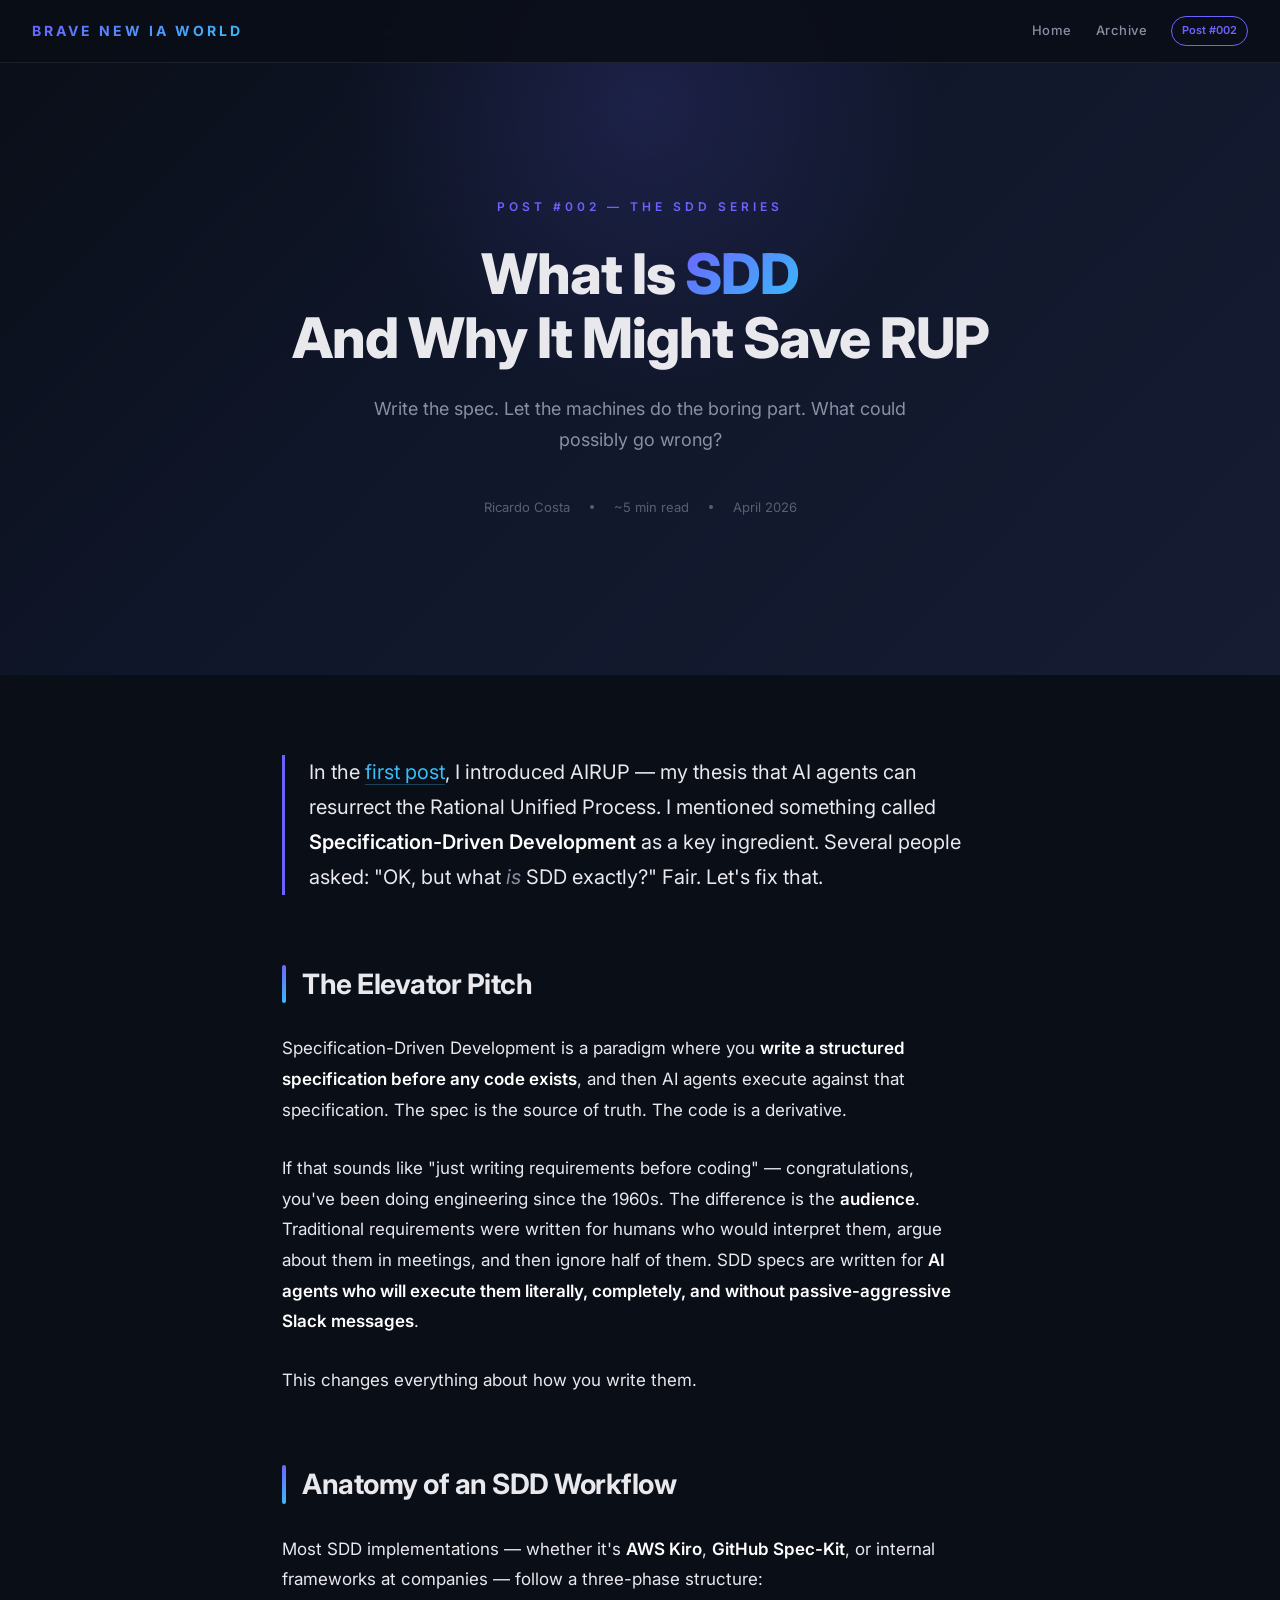
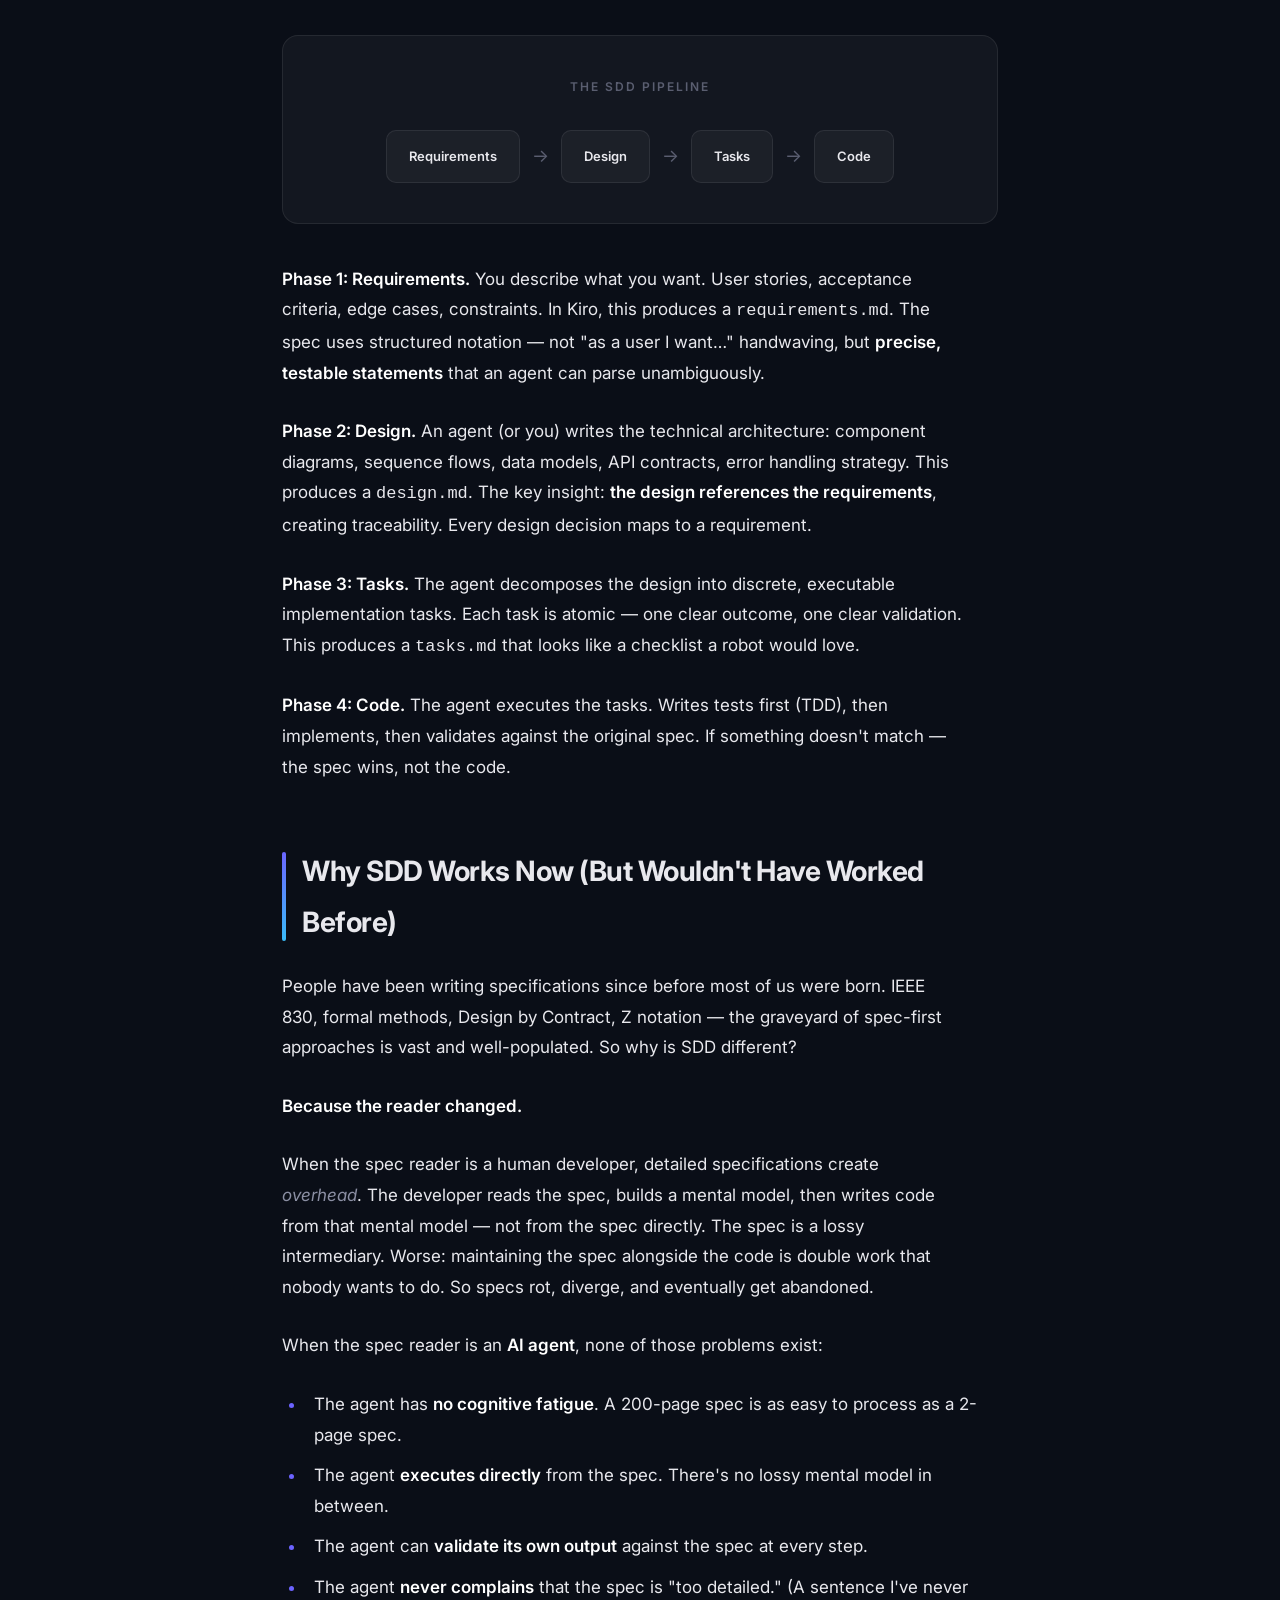
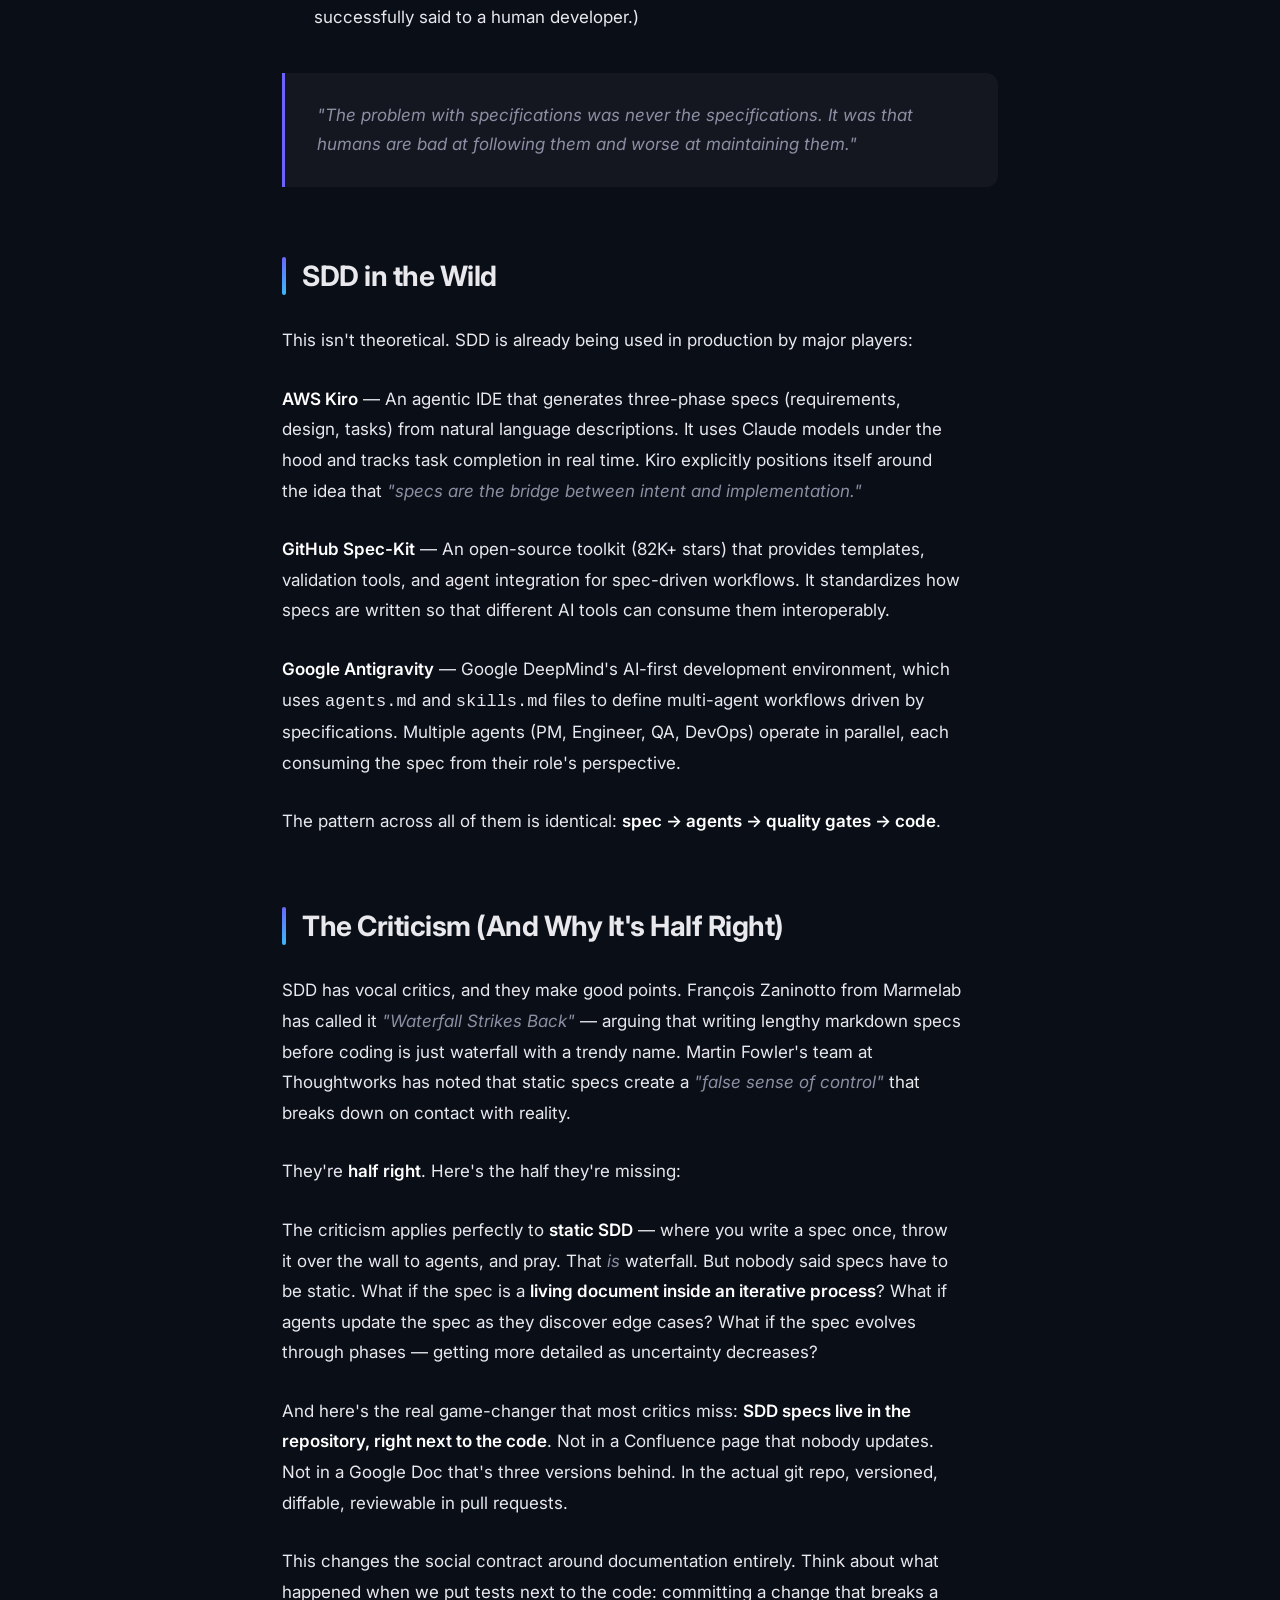
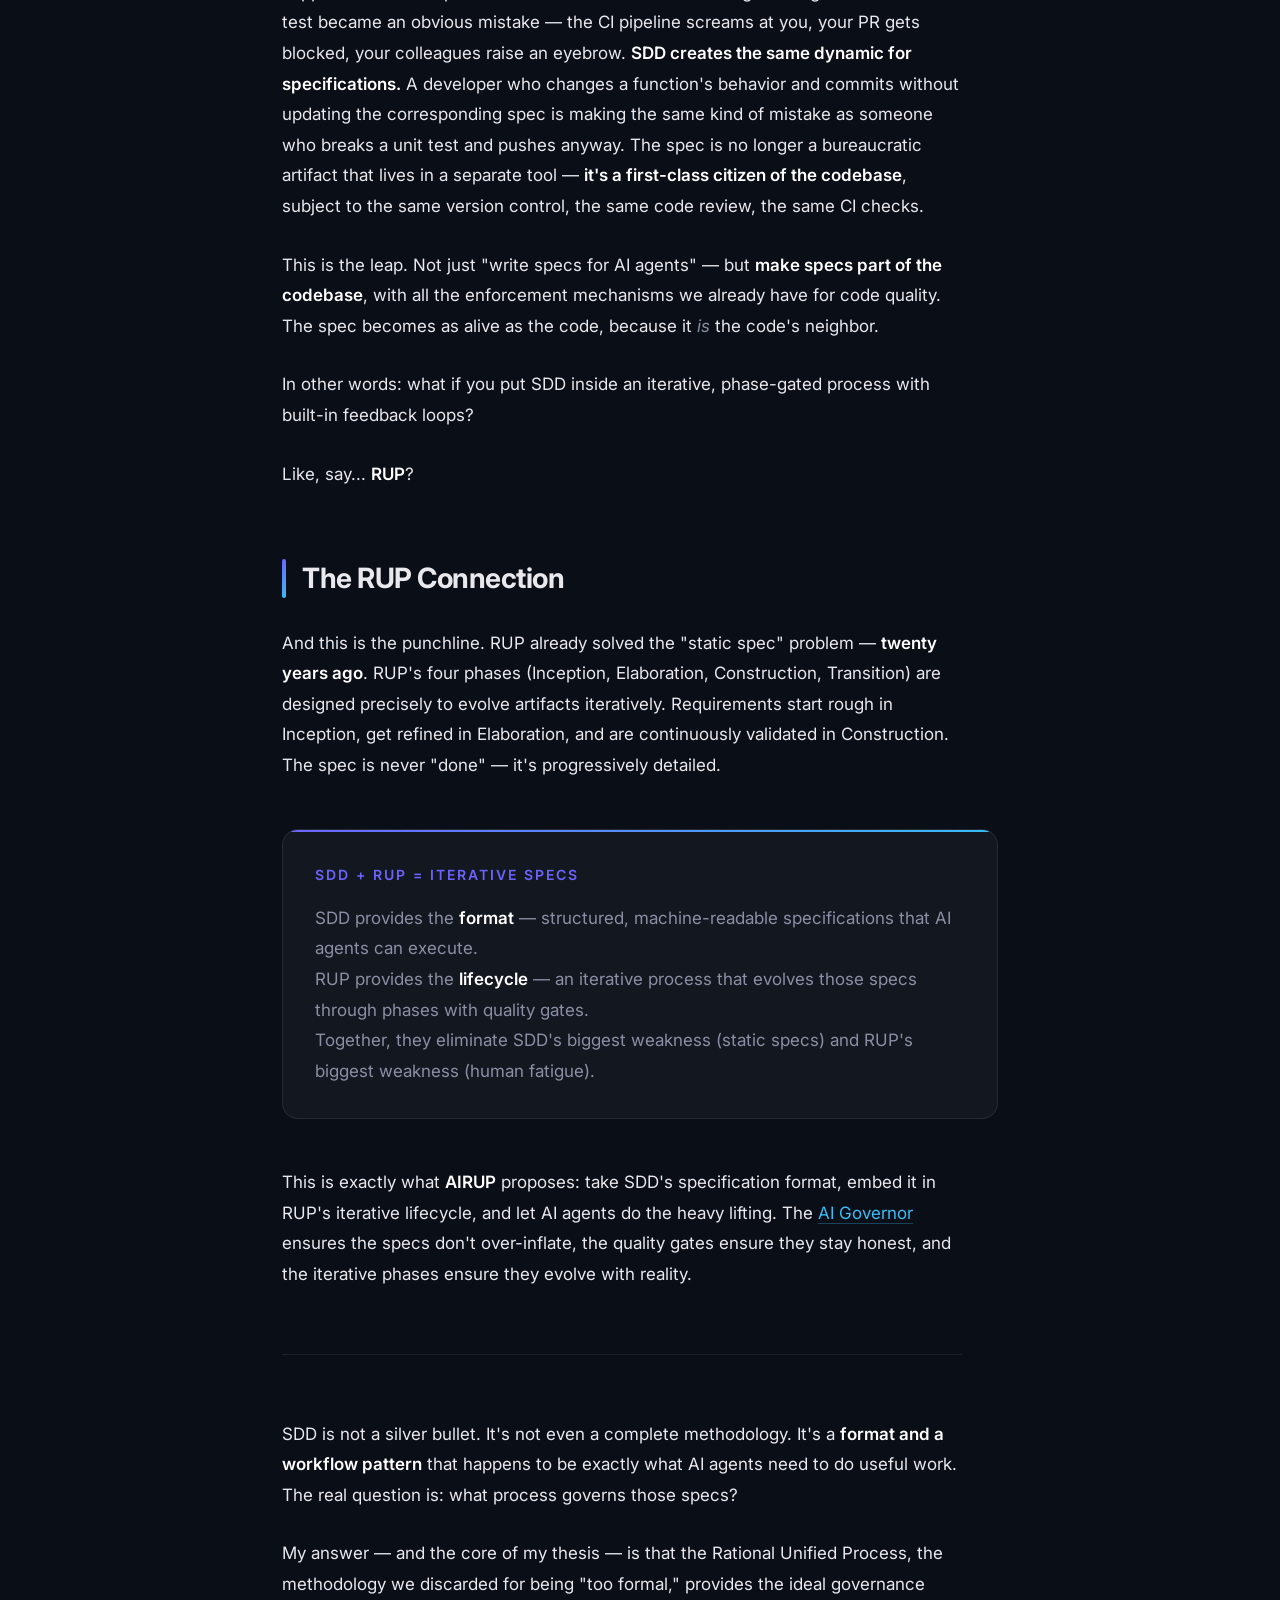
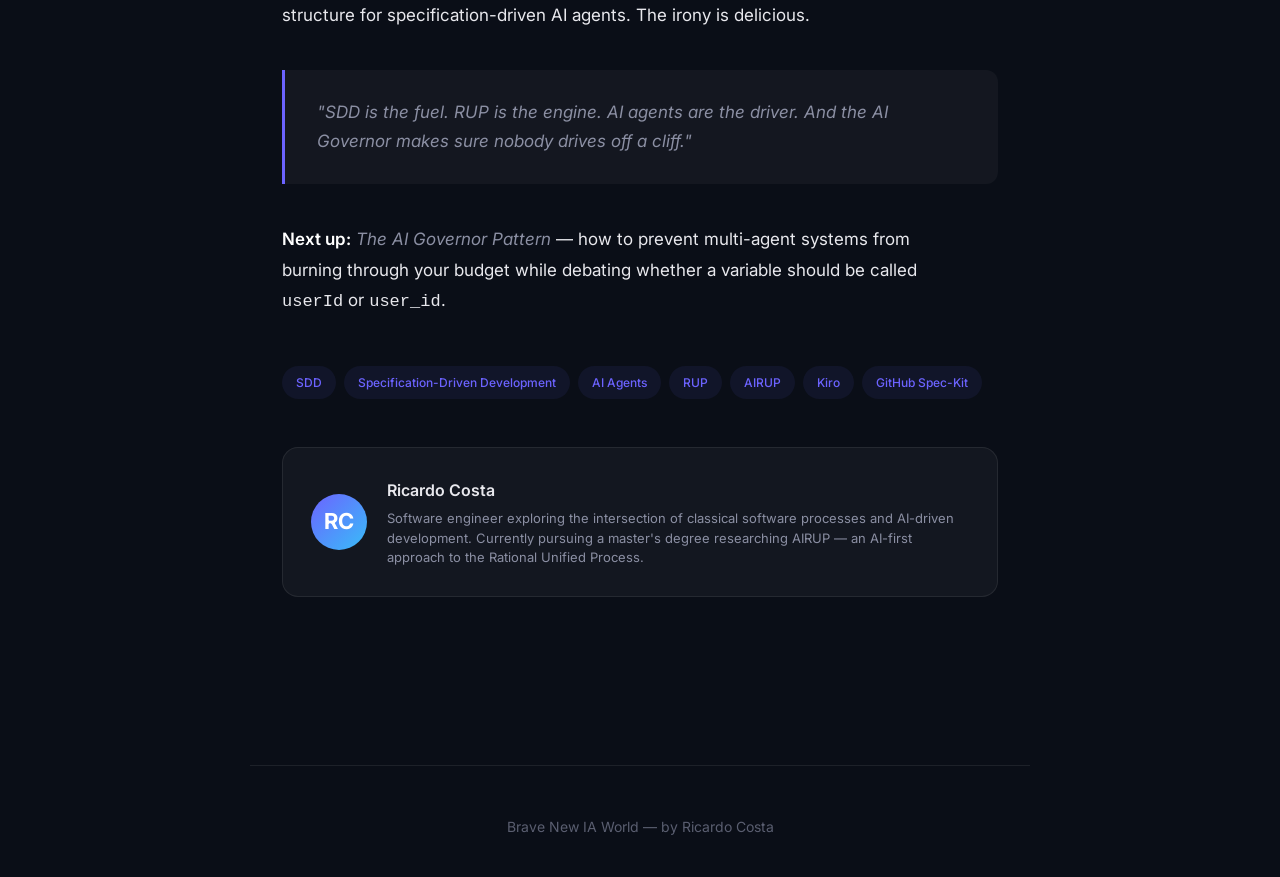
<file: posts/002-what-is-sdd.html>
<!DOCTYPE html>
<html lang="en">
<head>
<meta charset="UTF-8">
<meta name="viewport" content="width=device-width, initial-scale=1.0">
<!-- Favicon -->
<link rel="icon" type="image/png" sizes="32x32" href="../images/favicon-32x32.png">
<link rel="icon" type="image/png" sizes="16x16" href="../images/favicon-16x16.png">
<link rel="apple-touch-icon" sizes="180x180" href="../images/apple-touch-icon.png">
<link rel="shortcut icon" href="../favicon.ico">
<meta name="google-site-verification" content="_97oaFM1mLh87ahif6GDfBCdHq6wlog85WR5xPBgUyk">
<title>What Is Specification-Driven Development (And Why It Might Save RUP) | Brave New IA World</title>
<meta name="description" content="SDD explained: what Specification-Driven Development actually is, why it matters for AI agents, how tools like Kiro and GitHub Spec-Kit use it, and why it might be the missing piece to resurrect the Rational Unified Process.">
<meta name="author" content="Ricardo Costa">
<meta name="keywords" content="Specification-Driven Development, SDD, AI agents, Kiro, GitHub Spec-Kit, RUP, AIRUP, software engineering, specs, multi-agent, code generation, LLM, structured specs">
<meta property="og:type" content="article">
<meta property="og:title" content="What Is Specification-Driven Development (And Why It Might Save RUP)">
<meta property="og:description" content="SDD explained: write the spec first, let AI agents do the rest. How structured specifications are changing software engineering — and why RUP was ahead of its time.">
<meta property="og:site_name" content="Brave New IA World">
<meta property="og:url" content="https://bravenewiaworld.com/posts/002-what-is-sdd.html">
<meta property="og:image" content="https://bravenewiaworld.com/images/og-post-002.png">
<meta property="og:image:width" content="1200">
<meta property="og:image:height" content="630">
<meta name="twitter:card" content="summary_large_image">
<meta name="twitter:title" content="What Is Specification-Driven Development (And Why It Might Save RUP)">
<meta name="twitter:description" content="SDD explained: write the spec first, let AI agents do the rest. How structured specifications are changing software engineering.">
<meta name="twitter:image" content="https://bravenewiaworld.com/images/og-post-002.png">
<meta property="article:published_time" content="2026-04-01">
<meta property="article:author" content="Ricardo Costa">
<meta property="article:section" content="Software Engineering">
<meta property="article:tag" content="SDD">
<meta property="article:tag" content="Specification-Driven Development">
<meta property="article:tag" content="AI Agents">
<meta property="article:tag" content="Kiro">
<meta property="article:tag" content="RUP">
<link rel="canonical" href="https://bravenewiaworld.com/posts/002-what-is-sdd.html">

<!-- Structured Data: Article -->
<script type="application/ld+json">
{
  "@context": "https://schema.org",
  "@type": "BlogPosting",
  "headline": "What Is Specification-Driven Development (And Why It Might Save RUP)",
  "description": "SDD explained: what Specification-Driven Development actually is, why it matters for AI agents, how tools like Kiro and GitHub Spec-Kit use it, and why it might be the missing piece to resurrect the Rational Unified Process.",
  "url": "https://bravenewiaworld.com/posts/002-what-is-sdd.html",
  "datePublished": "2026-04-01",
  "dateModified": "2026-04-01",
  "author": {
    "@type": "Person",
    "name": "Ricardo Costa"
  },
  "publisher": {
    "@type": "Organization",
    "name": "Brave New IA World"
  },
  "mainEntityOfPage": {
    "@type": "WebPage",
    "@id": "https://bravenewiaworld.com/posts/002-what-is-sdd.html"
  },
  "keywords": ["SDD", "Specification-Driven Development", "AI agents", "Kiro", "GitHub Spec-Kit", "RUP", "AIRUP", "software engineering"],
  "articleSection": "Software Engineering",
  "wordCount": 1500,
  "timeRequired": "PT5M"
}
</script>

<link href="https://fonts.googleapis.com/css2?family=Inter:wght@300;400;500;600;700;800;900&family=JetBrains+Mono:wght@400;500;600&display=swap" rel="stylesheet">
<link rel="stylesheet" href="../css/style.css">
</head>
<body>

<!-- HEADER -->
<header class="blog-header">
  <a href="/" class="blog-brand">Brave New IA World</a>
  <nav class="blog-nav">
    <a href="/">Home</a>
    <a href="/#posts">Archive</a>
    <span class="tag">Post #002</span>
  </nav>
</header>

<!-- HERO -->
<section class="hero-post">
  <div class="hero-label">Post #002 &mdash; The SDD Series</div>
  <h1>What Is <span class="highlight">SDD</span><br>And Why It Might Save RUP</h1>
  <p class="hero-subtitle">Write the spec. Let the machines do the boring part. What could possibly go wrong?</p>
  <div class="hero-meta">
    <span>Ricardo Costa</span>
    <span class="dot"></span>
    <span>~5 min read</span>
    <span class="dot"></span>
    <time datetime="2026-04-01">April 2026</time>
  </div>
</section>

<!-- ARTICLE -->
<article class="article">

  <p class="lead fade-in">
    In the <a href="001-can-ai-resurrect-rup.html">first post</a>, I introduced AIRUP — my thesis that AI agents can resurrect the Rational Unified Process. I mentioned something called <strong>Specification-Driven Development</strong> as a key ingredient. Several people asked: "OK, but what <em>is</em> SDD exactly?" Fair. Let's fix that.
  </p>

  <!-- SECTION: THE PITCH -->
  <h2 class="fade-in">The Elevator Pitch</h2>

  <p class="fade-in">
    Specification-Driven Development is a paradigm where you <strong>write a structured specification before any code exists</strong>, and then AI agents execute against that specification. The spec is the source of truth. The code is a derivative.
  </p>

  <p class="fade-in">
    If that sounds like "just writing requirements before coding" — congratulations, you've been doing engineering since the 1960s. The difference is the <strong>audience</strong>. Traditional requirements were written for humans who would interpret them, argue about them in meetings, and then ignore half of them. SDD specs are written for <strong>AI agents who will execute them literally, completely, and without passive-aggressive Slack messages</strong>.
  </p>

  <p class="fade-in">
    This changes everything about how you write them.
  </p>

  <!-- SECTION: ANATOMY -->
  <h2 class="fade-in">Anatomy of an SDD Workflow</h2>

  <p class="fade-in">
    Most SDD implementations — whether it's <strong>AWS Kiro</strong>, <strong>GitHub Spec-Kit</strong>, or internal frameworks at companies — follow a three-phase structure:
  </p>

  <div class="diagram fade-in">
    <div class="diagram-title">The SDD Pipeline</div>
    <div class="phase-flow">
      <div class="phase-box">Requirements</div>
      <span class="phase-arrow">&rarr;</span>
      <div class="phase-box">Design</div>
      <span class="phase-arrow">&rarr;</span>
      <div class="phase-box">Tasks</div>
      <span class="phase-arrow">&rarr;</span>
      <div class="phase-box">Code</div>
    </div>
  </div>

  <p class="fade-in">
    <strong>Phase 1: Requirements.</strong> You describe what you want. User stories, acceptance criteria, edge cases, constraints. In Kiro, this produces a <code>requirements.md</code>. The spec uses structured notation — not "as a user I want…" handwaving, but <strong>precise, testable statements</strong> that an agent can parse unambiguously.
  </p>

  <p class="fade-in">
    <strong>Phase 2: Design.</strong> An agent (or you) writes the technical architecture: component diagrams, sequence flows, data models, API contracts, error handling strategy. This produces a <code>design.md</code>. The key insight: <strong>the design references the requirements</strong>, creating traceability. Every design decision maps to a requirement.
  </p>

  <p class="fade-in">
    <strong>Phase 3: Tasks.</strong> The agent decomposes the design into discrete, executable implementation tasks. Each task is atomic — one clear outcome, one clear validation. This produces a <code>tasks.md</code> that looks like a checklist a robot would love.
  </p>

  <p class="fade-in">
    <strong>Phase 4: Code.</strong> The agent executes the tasks. Writes tests first (TDD), then implements, then validates against the original spec. If something doesn't match — the spec wins, not the code.
  </p>

  <!-- SECTION: WHY NOW -->
  <h2 class="fade-in">Why SDD Works Now (But Wouldn't Have Worked Before)</h2>

  <p class="fade-in">
    People have been writing specifications since before most of us were born. IEEE 830, formal methods, Design by Contract, Z notation — the graveyard of spec-first approaches is vast and well-populated. So why is SDD different?
  </p>

  <p class="fade-in">
    <strong>Because the reader changed.</strong>
  </p>

  <p class="fade-in">
    When the spec reader is a human developer, detailed specifications create <em>overhead</em>. The developer reads the spec, builds a mental model, then writes code from that mental model — not from the spec directly. The spec is a lossy intermediary. Worse: maintaining the spec alongside the code is double work that nobody wants to do. So specs rot, diverge, and eventually get abandoned.
  </p>

  <p class="fade-in">
    When the spec reader is an <strong>AI agent</strong>, none of those problems exist:
  </p>

  <ul class="fade-in">
    <li>The agent has <strong>no cognitive fatigue</strong>. A 200-page spec is as easy to process as a 2-page spec.</li>
    <li>The agent <strong>executes directly</strong> from the spec. There's no lossy mental model in between.</li>
    <li>The agent can <strong>validate its own output</strong> against the spec at every step.</li>
    <li>The agent <strong>never complains</strong> that the spec is "too detailed." (A sentence I've never successfully said to a human developer.)</li>
  </ul>

  <blockquote class="fade-in">
    "The problem with specifications was never the specifications. It was that humans are bad at following them and worse at maintaining them."
  </blockquote>

  <!-- SECTION: REAL WORLD -->
  <h2 class="fade-in">SDD in the Wild</h2>

  <p class="fade-in">
    This isn't theoretical. SDD is already being used in production by major players:
  </p>

  <p class="fade-in">
    <strong>AWS Kiro</strong> — An agentic IDE that generates three-phase specs (requirements, design, tasks) from natural language descriptions. It uses Claude models under the hood and tracks task completion in real time. Kiro explicitly positions itself around the idea that <em>"specs are the bridge between intent and implementation."</em>
  </p>

  <p class="fade-in">
    <strong>GitHub Spec-Kit</strong> — An open-source toolkit (82K+ stars) that provides templates, validation tools, and agent integration for spec-driven workflows. It standardizes how specs are written so that different AI tools can consume them interoperably.
  </p>

  <p class="fade-in">
    <strong>Google Antigravity</strong> — Google DeepMind's AI-first development environment, which uses <code>agents.md</code> and <code>skills.md</code> files to define multi-agent workflows driven by specifications. Multiple agents (PM, Engineer, QA, DevOps) operate in parallel, each consuming the spec from their role's perspective.
  </p>

  <p class="fade-in">
    The pattern across all of them is identical: <strong>spec &rarr; agents &rarr; quality gates &rarr; code</strong>.
  </p>

  <!-- SECTION: CRITICISM -->
  <h2 class="fade-in">The Criticism (And Why It's Half Right)</h2>

  <p class="fade-in">
    SDD has vocal critics, and they make good points. Fran&ccedil;ois Zaninotto from Marmelab has called it <em>"Waterfall Strikes Back"</em> — arguing that writing lengthy markdown specs before coding is just waterfall with a trendy name. Martin Fowler's team at Thoughtworks has noted that static specs create a <em>"false sense of control"</em> that breaks down on contact with reality.
  </p>

  <p class="fade-in">
    They're <strong>half right</strong>. Here's the half they're missing:
  </p>

  <p class="fade-in">
    The criticism applies perfectly to <strong>static SDD</strong> — where you write a spec once, throw it over the wall to agents, and pray. That <em>is</em> waterfall. But nobody said specs have to be static. What if the spec is a <strong>living document inside an iterative process</strong>? What if agents update the spec as they discover edge cases? What if the spec evolves through phases — getting more detailed as uncertainty decreases?
  </p>

  <p class="fade-in">
    And here's the real game-changer that most critics miss: <strong>SDD specs live in the repository, right next to the code</strong>. Not in a Confluence page that nobody updates. Not in a Google Doc that's three versions behind. In the actual git repo, versioned, diffable, reviewable in pull requests.
  </p>

  <p class="fade-in">
    This changes the social contract around documentation entirely. Think about what happened when we put tests next to the code: committing a change that breaks a test became an obvious mistake — the CI pipeline screams at you, your PR gets blocked, your colleagues raise an eyebrow. <strong>SDD creates the same dynamic for specifications.</strong> A developer who changes a function's behavior and commits without updating the corresponding spec is making the same kind of mistake as someone who breaks a unit test and pushes anyway. The spec is no longer a bureaucratic artifact that lives in a separate tool — <strong>it's a first-class citizen of the codebase</strong>, subject to the same version control, the same code review, the same CI checks.
  </p>

  <p class="fade-in">
    This is the leap. Not just "write specs for AI agents" — but <strong>make specs part of the codebase</strong>, with all the enforcement mechanisms we already have for code quality. The spec becomes as alive as the code, because it <em>is</em> the code's neighbor.
  </p>

  <p class="fade-in">
    In other words: what if you put SDD inside an iterative, phase-gated process with built-in feedback loops?
  </p>

  <p class="fade-in">
    Like, say... <strong>RUP</strong>?
  </p>

  <!-- SECTION: THE CONNECTION -->
  <h2 class="fade-in">The RUP Connection</h2>

  <p class="fade-in">
    And this is the punchline. RUP already solved the "static spec" problem — <strong>twenty years ago</strong>. RUP's four phases (Inception, Elaboration, Construction, Transition) are designed precisely to evolve artifacts iteratively. Requirements start rough in Inception, get refined in Elaboration, and are continuously validated in Construction. The spec is never "done" — it's progressively detailed.
  </p>

  <div class="callout fade-in">
    <h4>SDD + RUP = Iterative Specs</h4>
    <p>
      SDD provides the <strong>format</strong> — structured, machine-readable specifications that AI agents can execute.<br>
      RUP provides the <strong>lifecycle</strong> — an iterative process that evolves those specs through phases with quality gates.<br>
      Together, they eliminate SDD's biggest weakness (static specs) and RUP's biggest weakness (human fatigue).
    </p>
  </div>

  <p class="fade-in">
    This is exactly what <strong>AIRUP</strong> proposes: take SDD's specification format, embed it in RUP's iterative lifecycle, and let AI agents do the heavy lifting. The <a href="001-can-ai-resurrect-rup.html">AI Governor</a> ensures the specs don't over-inflate, the quality gates ensure they stay honest, and the iterative phases ensure they evolve with reality.
  </p>

  <hr class="separator">

  <p class="fade-in">
    SDD is not a silver bullet. It's not even a complete methodology. It's a <strong>format and a workflow pattern</strong> that happens to be exactly what AI agents need to do useful work. The real question is: what process governs those specs?
  </p>

  <p class="fade-in">
    My answer — and the core of my thesis — is that the Rational Unified Process, the methodology we discarded for being "too formal," provides the ideal governance structure for specification-driven AI agents. The irony is delicious.
  </p>

  <blockquote class="fade-in">
    "SDD is the fuel. RUP is the engine. AI agents are the driver. And the AI Governor makes sure nobody drives off a cliff."
  </blockquote>

  <p class="fade-in">
    <strong>Next up:</strong> <em>The AI Governor Pattern</em> — how to prevent multi-agent systems from burning through your budget while debating whether a variable should be called <code>userId</code> or <code>user_id</code>.
  </p>

  <!-- TAGS -->
  <div class="tags fade-in">
    <span>SDD</span>
    <span>Specification-Driven Development</span>
    <span>AI Agents</span>
    <span>RUP</span>
    <span>AIRUP</span>
    <span>Kiro</span>
    <span>GitHub Spec-Kit</span>
  </div>

  <!-- AUTHOR -->
  <div class="author-card fade-in">
    <div class="author-avatar">RC</div>
    <div class="author-info">
      <h4>Ricardo Costa</h4>
      <p>Software engineer exploring the intersection of classical software processes and AI-driven development. Currently pursuing a master's degree researching AIRUP — an AI-first approach to the Rational Unified Process.</p>
    </div>
  </div>

</article>

<!-- FOOTER -->
<footer class="site-footer">
  <p>Brave New IA World &mdash; by Ricardo Costa</p>
</footer>

<script>
  const observer = new IntersectionObserver((entries) => {
    entries.forEach(entry => {
      if (entry.isIntersecting) entry.target.classList.add('visible');
    });
  }, { threshold: 0.15, rootMargin: '0px 0px -40px 0px' });
  document.querySelectorAll('.fade-in').forEach(el => observer.observe(el));
</script>
</body>
</html>
</file>
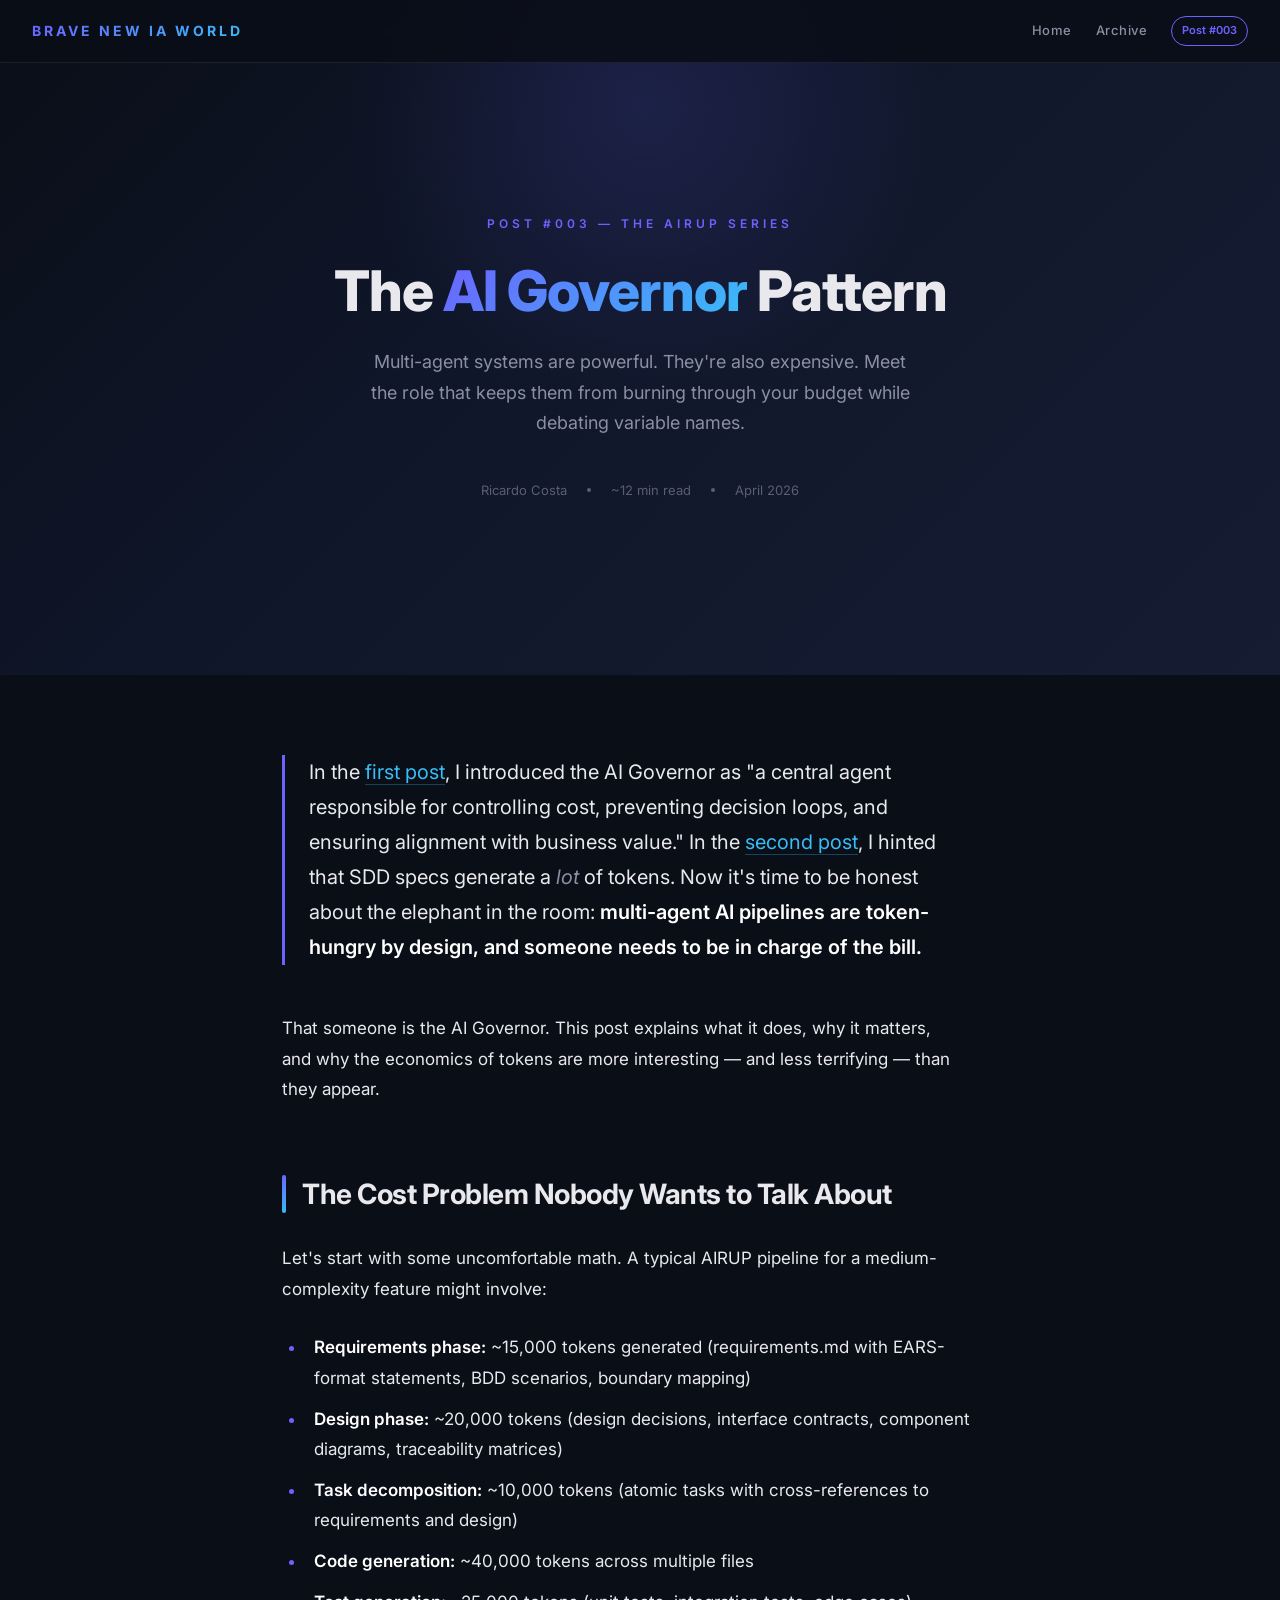
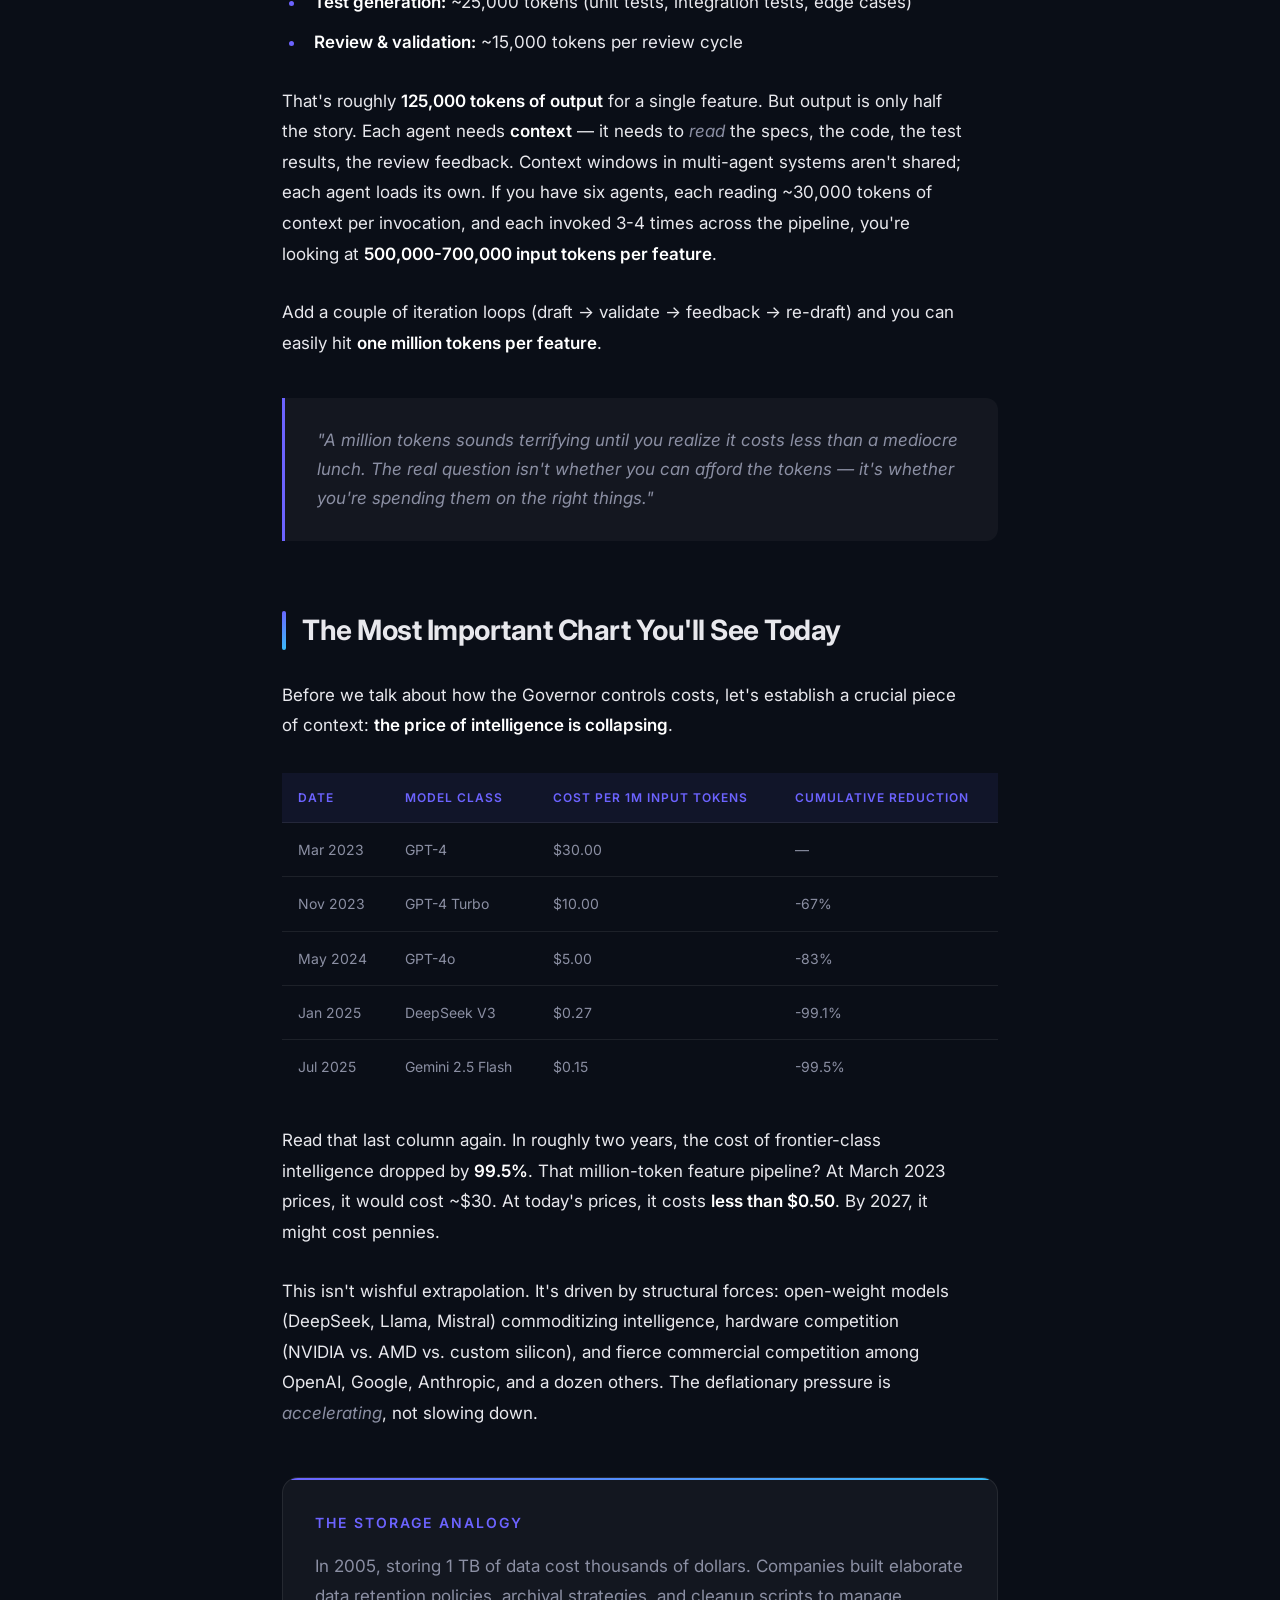
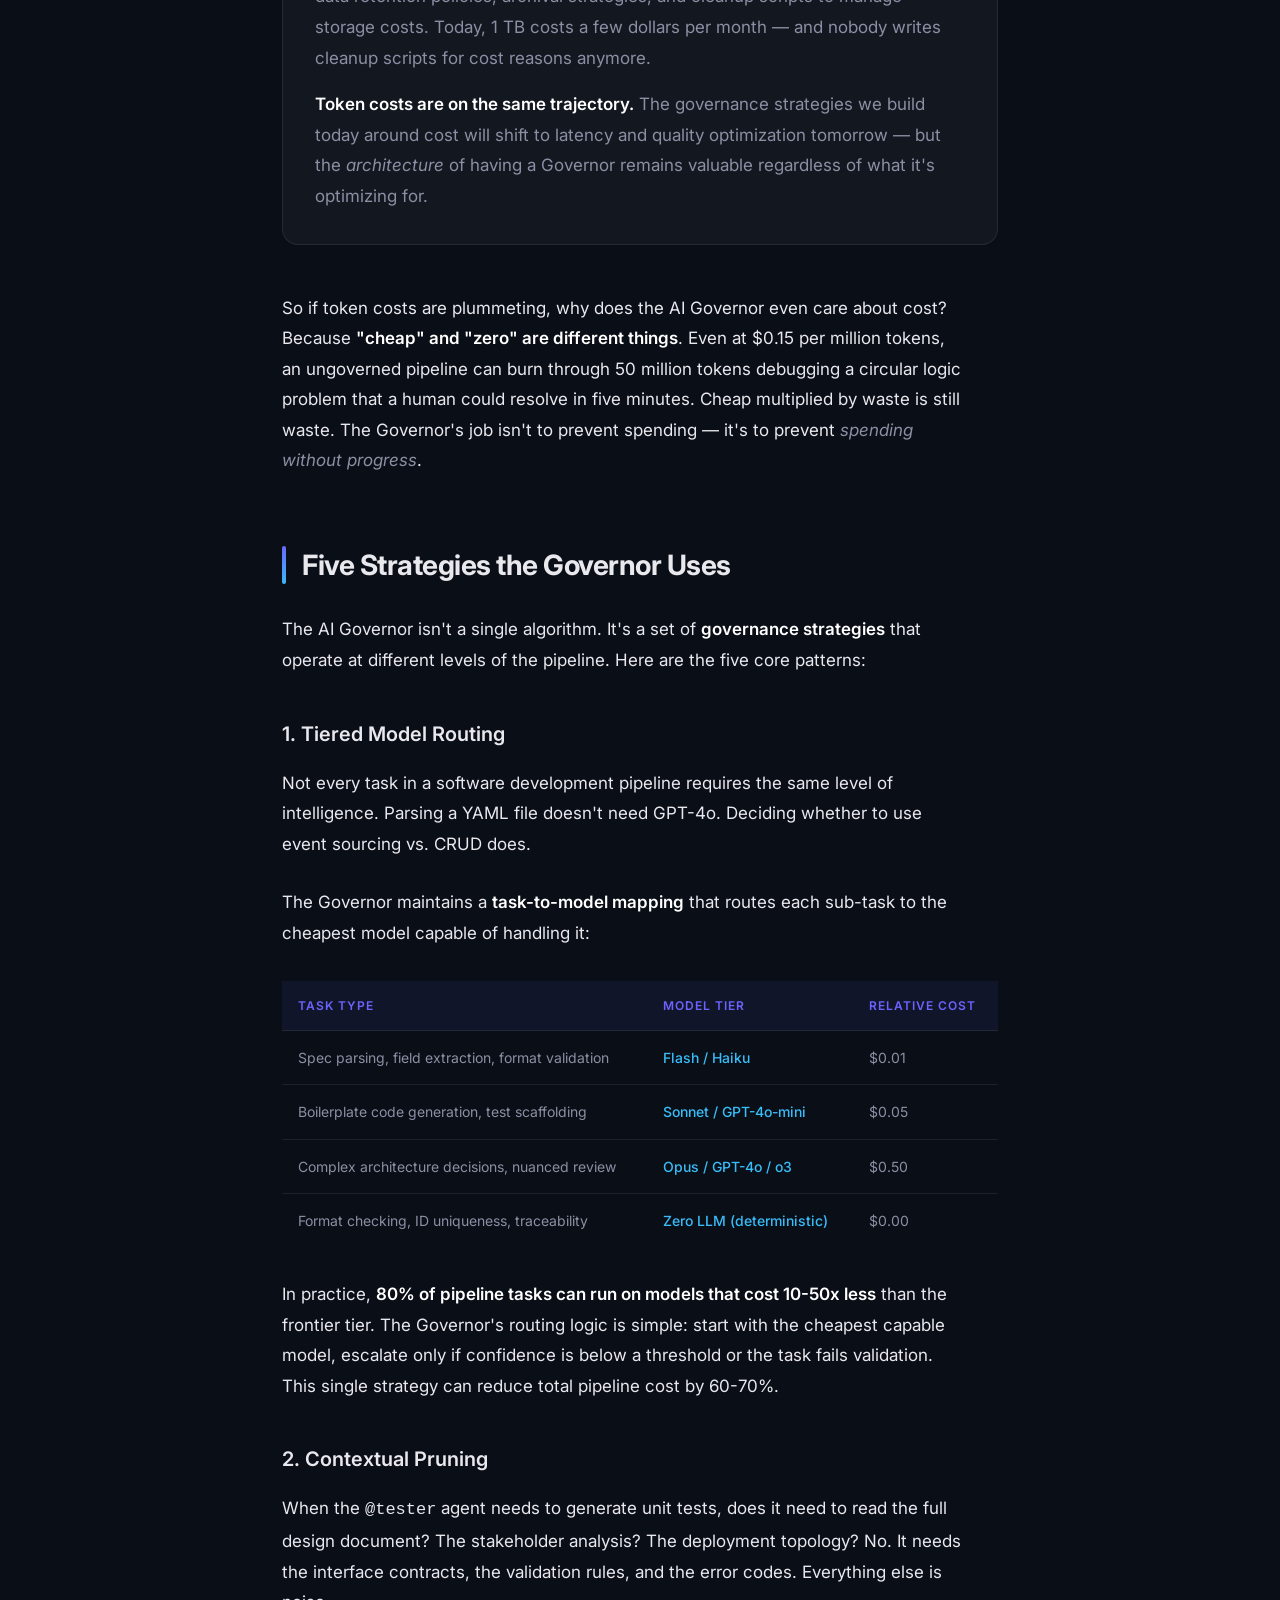
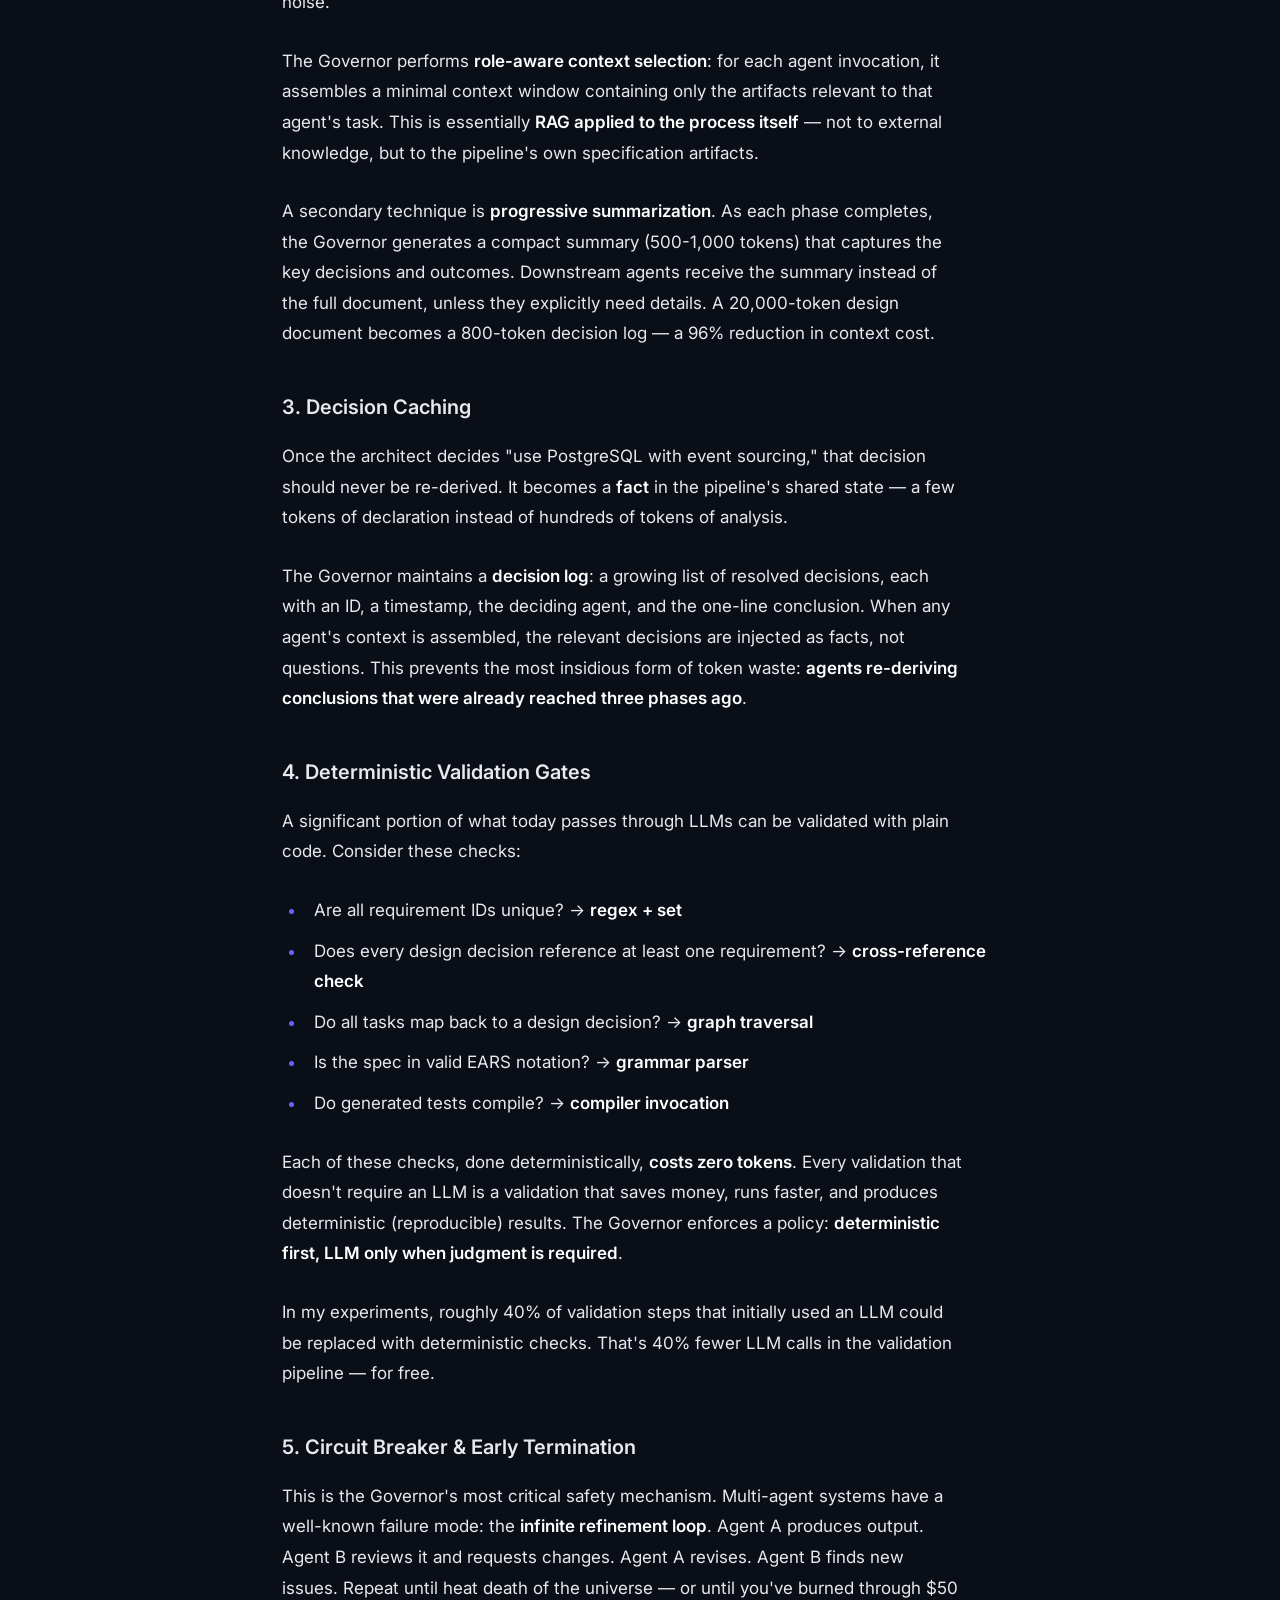
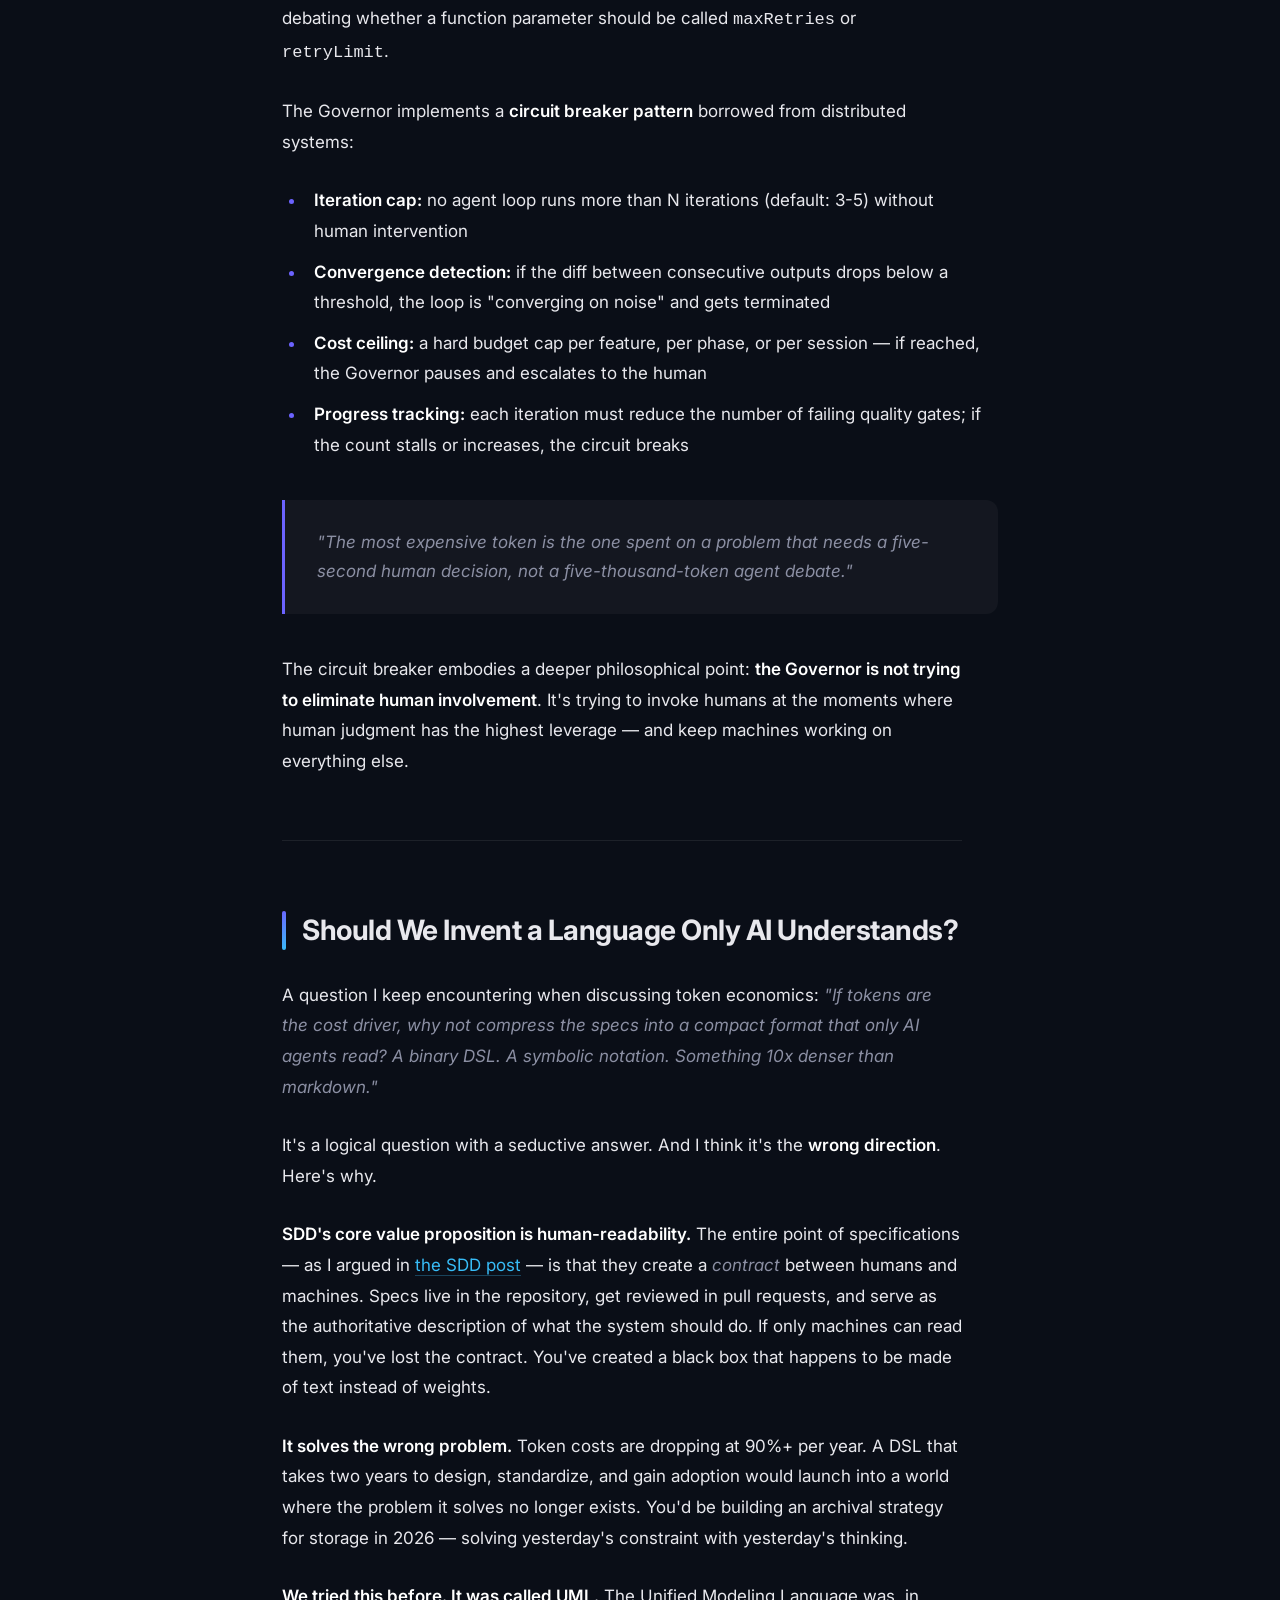
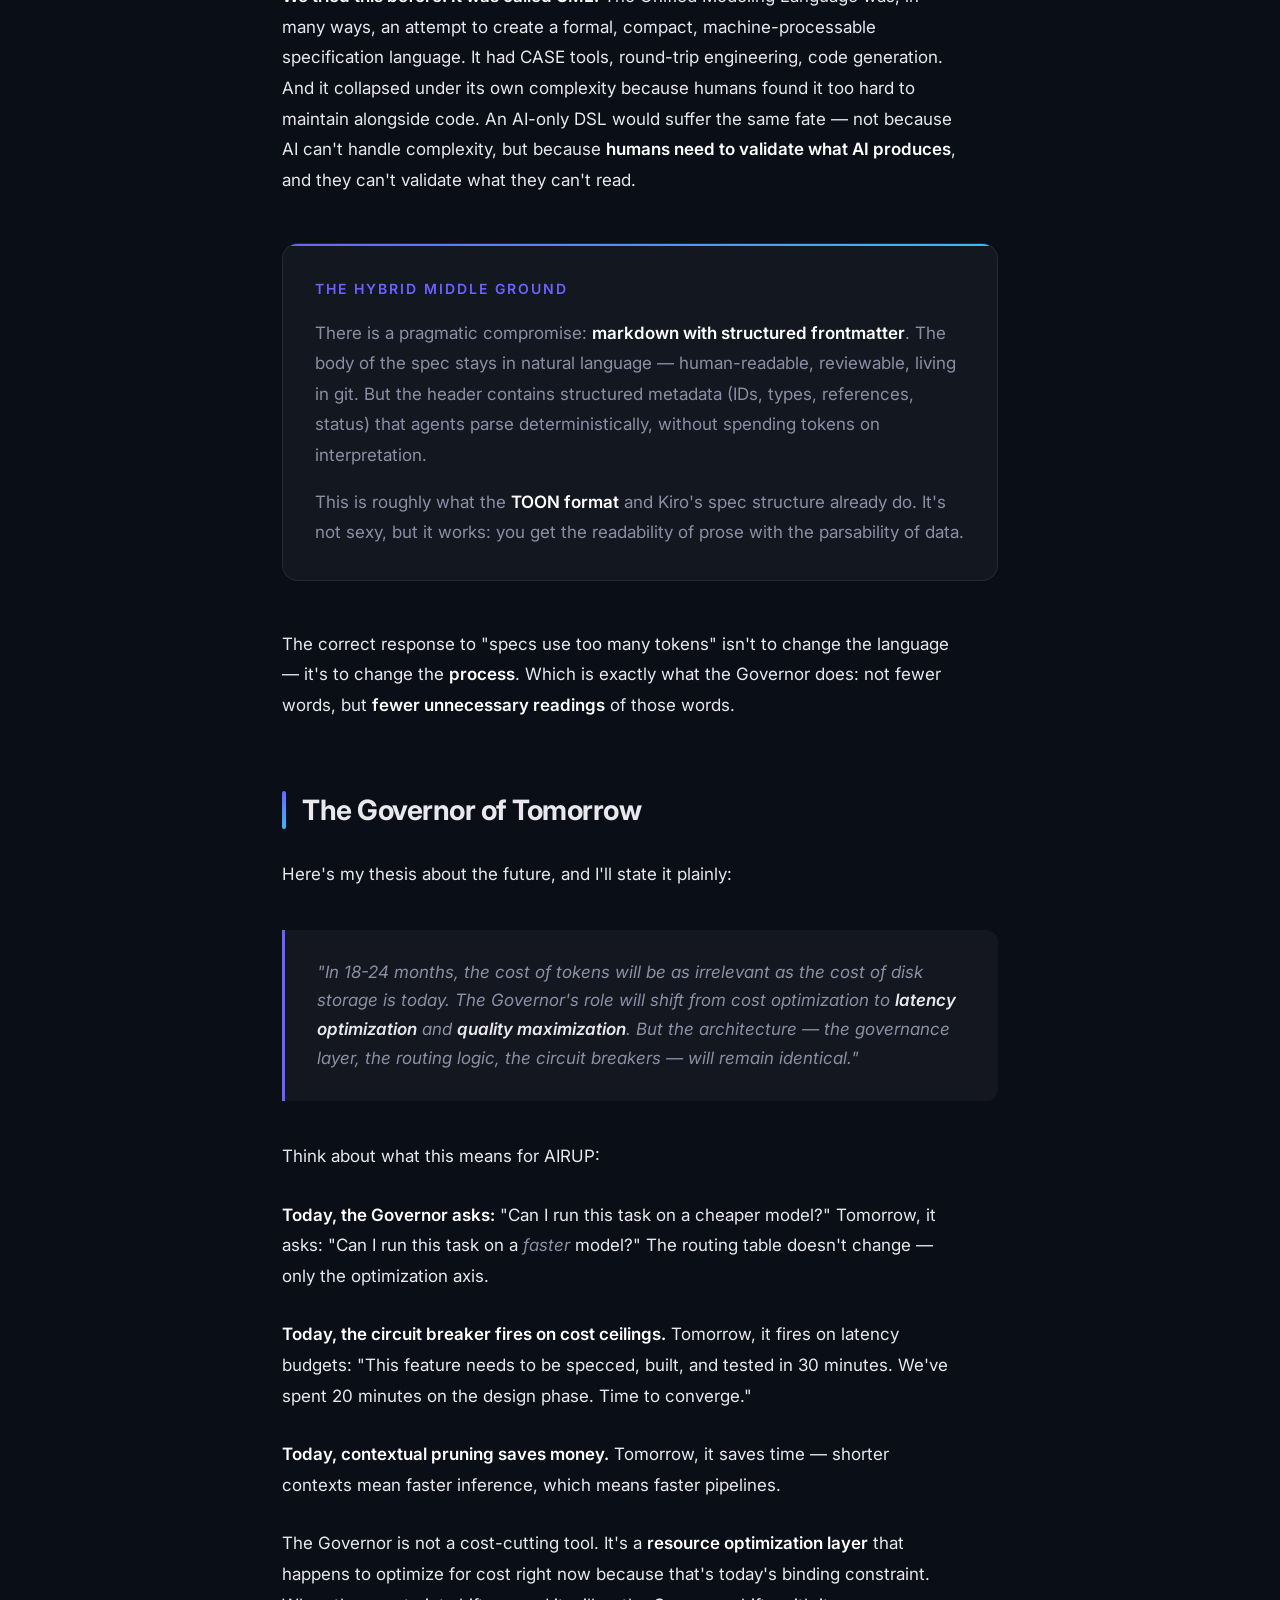
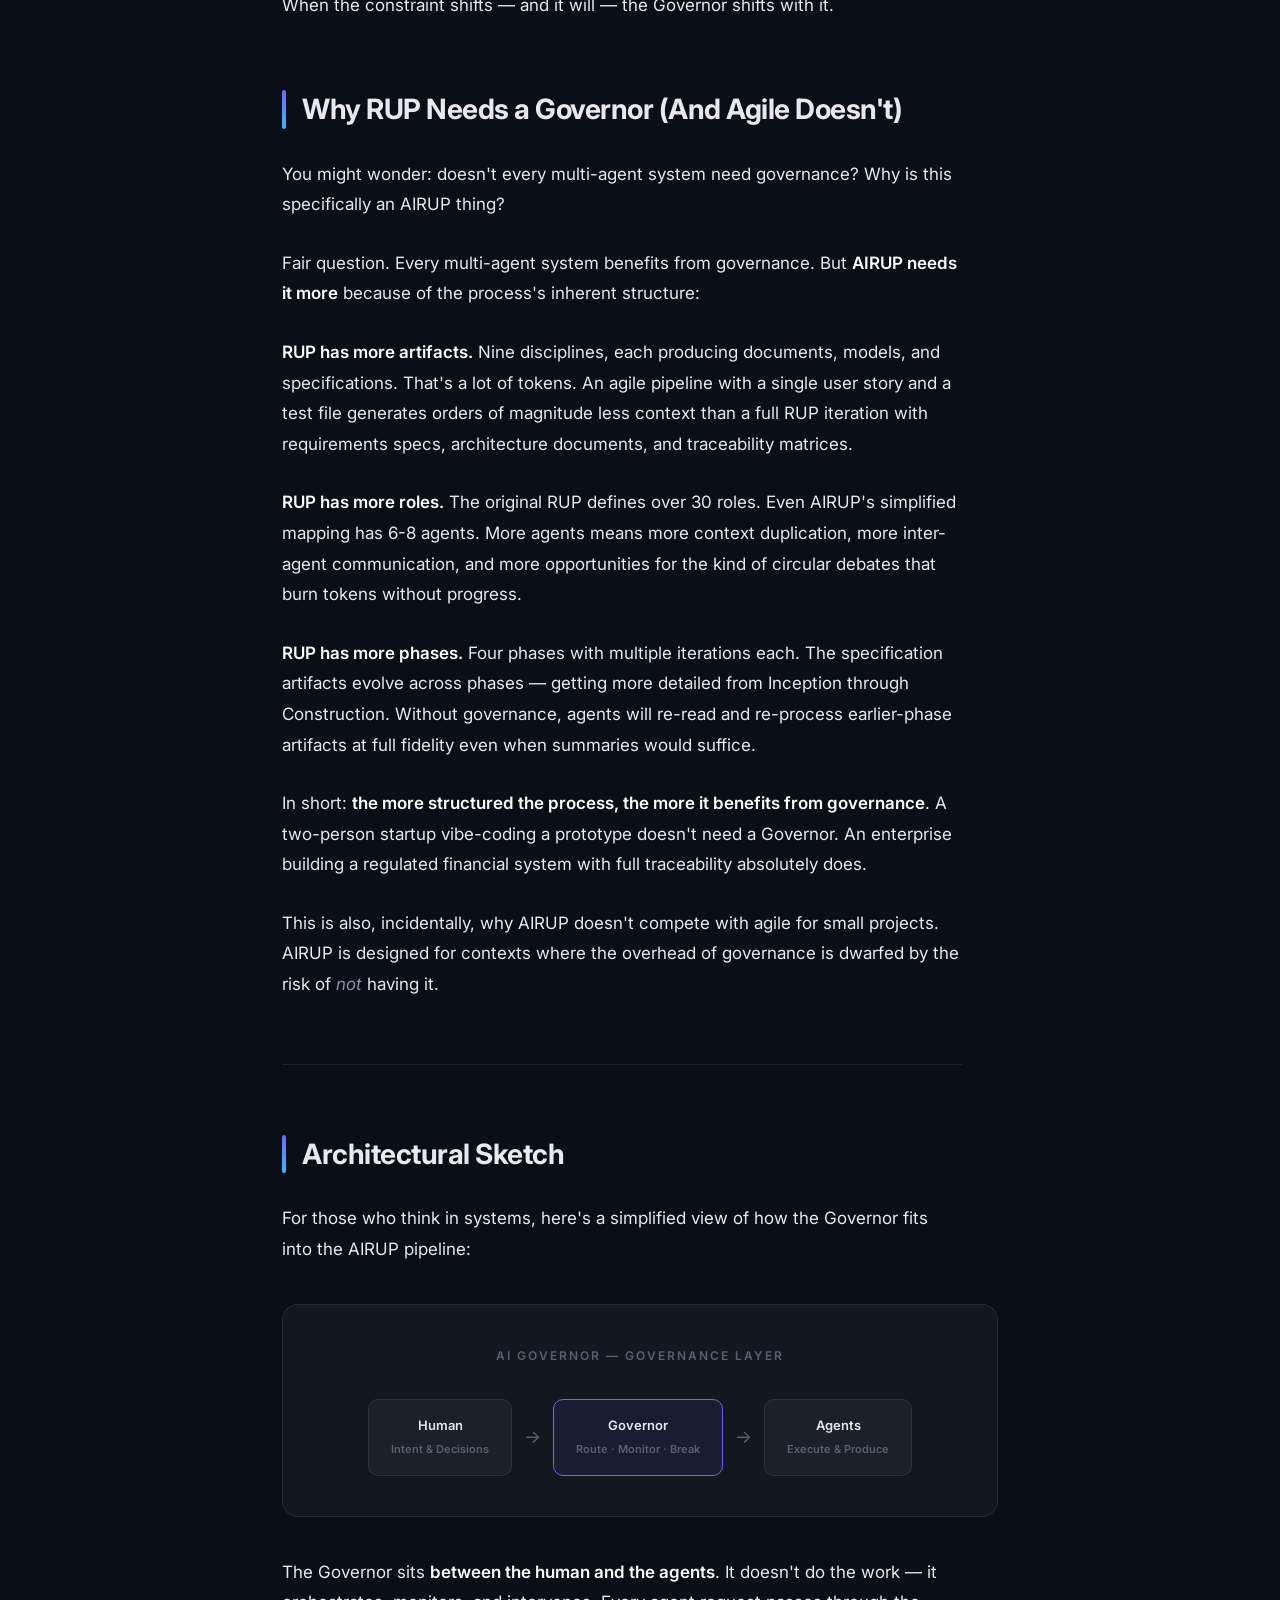
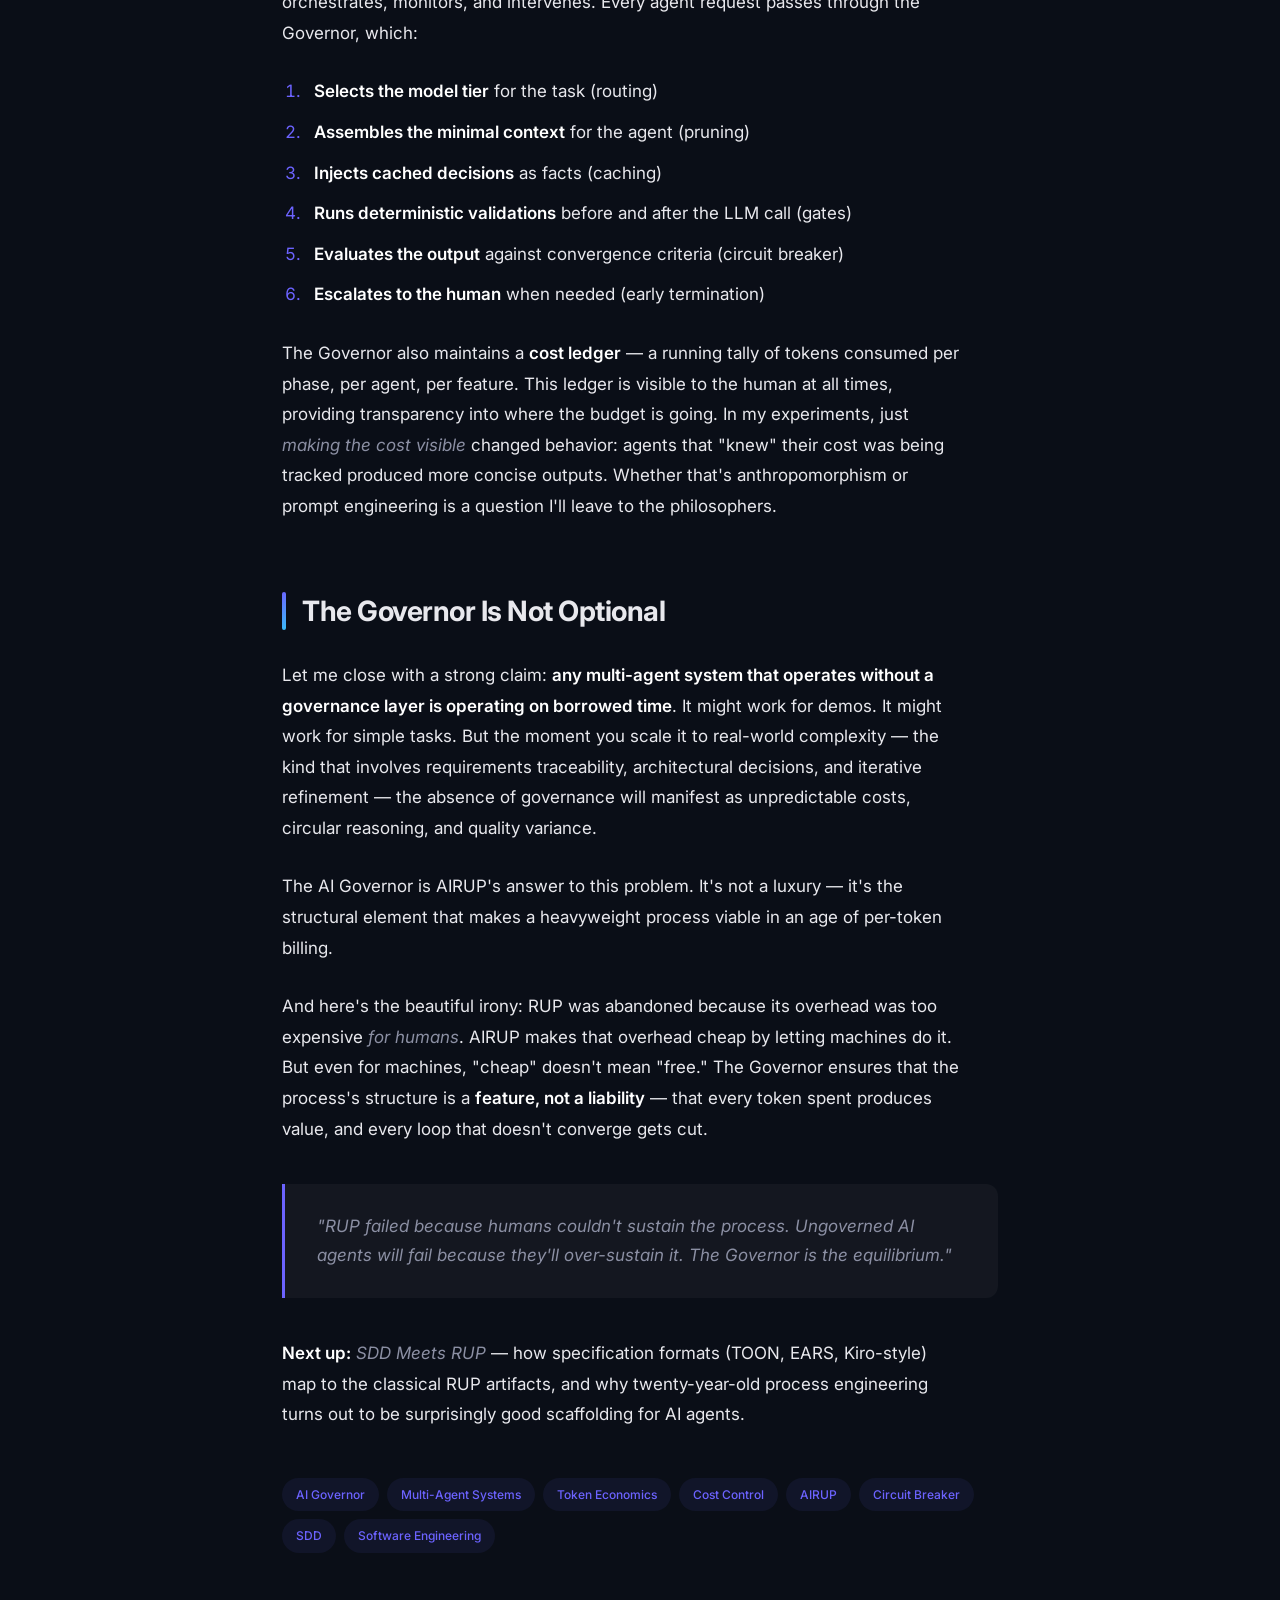
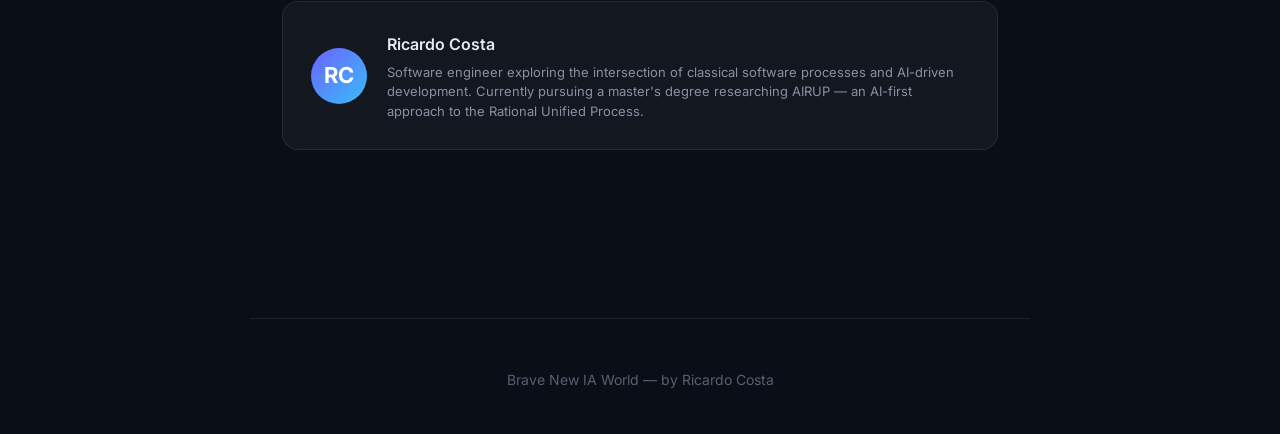
<file: posts/003-the-ai-governor-pattern.html>
<!DOCTYPE html>
<html lang="en">
<head>
<meta charset="UTF-8">
<meta name="viewport" content="width=device-width, initial-scale=1.0">
<!-- Favicon -->
<link rel="icon" type="image/png" sizes="32x32" href="../images/favicon-32x32.png">
<link rel="icon" type="image/png" sizes="16x16" href="../images/favicon-16x16.png">
<link rel="apple-touch-icon" sizes="180x180" href="../images/apple-touch-icon.png">
<link rel="shortcut icon" href="../favicon.ico">
<meta name="google-site-verification" content="_97oaFM1mLh87ahif6GDfBCdHq6wlog85WR5xPBgUyk">
<title>The AI Governor Pattern — Cost Control for Multi-Agent Systems | Brave New IA World</title>
<meta name="description" content="Multi-agent AI pipelines are powerful but expensive. The AI Governor pattern introduces cost control, loop detection, and tiered model routing to keep AI-driven development economically viable. A deep dive into token economics and governance.">
<meta name="author" content="Ricardo Costa">
<meta name="keywords" content="AI Governor, multi-agent systems, token economics, cost control, LLM, AIRUP, RUP, SDD, loop detection, tiered model routing, circuit breaker, AI agents, software engineering">
<meta property="og:type" content="article">
<meta property="og:title" content="The AI Governor Pattern — Cost Control for Multi-Agent Systems">
<meta property="og:description" content="Multi-agent AI pipelines are powerful but expensive. The AI Governor introduces cost control, loop detection, and tiered routing to keep AI development viable.">
<meta property="og:site_name" content="Brave New IA World">
<meta property="og:url" content="https://bravenewiaworld.com/posts/003-the-ai-governor-pattern.html">
<meta property="og:image" content="https://bravenewiaworld.com/images/og-post-003.png">
<meta property="og:image:width" content="1200">
<meta property="og:image:height" content="630">
<meta name="twitter:card" content="summary_large_image">
<meta name="twitter:title" content="The AI Governor Pattern — Cost Control for Multi-Agent Systems">
<meta name="twitter:description" content="Multi-agent AI pipelines are powerful but expensive. The AI Governor introduces cost control, loop detection, and tiered routing to keep AI development viable.">
<meta name="twitter:image" content="https://bravenewiaworld.com/images/og-post-003.png">
<meta property="article:published_time" content="2026-04-10">
<meta property="article:author" content="Ricardo Costa">
<meta property="article:section" content="Software Engineering">
<meta property="article:tag" content="AI Governor">
<meta property="article:tag" content="Multi-Agent Systems">
<meta property="article:tag" content="Token Economics">
<meta property="article:tag" content="Cost Control">
<meta property="article:tag" content="AIRUP">
<link rel="canonical" href="https://bravenewiaworld.com/posts/003-the-ai-governor-pattern.html">

<!-- Structured Data: Article -->
<script type="application/ld+json">
{
  "@context": "https://schema.org",
  "@type": "BlogPosting",
  "headline": "The AI Governor Pattern — Cost Control for Multi-Agent Systems",
  "description": "Multi-agent AI pipelines are powerful but expensive. The AI Governor pattern introduces cost control, loop detection, and tiered model routing to keep AI-driven development economically viable.",
  "url": "https://bravenewiaworld.com/posts/003-the-ai-governor-pattern.html",
  "datePublished": "2026-04-10",
  "dateModified": "2026-04-10",
  "author": {
    "@type": "Person",
    "name": "Ricardo Costa"
  },
  "publisher": {
    "@type": "Organization",
    "name": "Brave New IA World"
  },
  "mainEntityOfPage": {
    "@type": "WebPage",
    "@id": "https://bravenewiaworld.com/posts/003-the-ai-governor-pattern.html"
  },
  "keywords": ["AI Governor", "multi-agent systems", "token economics", "cost control", "AIRUP", "RUP", "SDD", "loop detection", "tiered model routing", "circuit breaker"],
  "articleSection": "Software Engineering",
  "wordCount": 3200,
  "timeRequired": "PT12M"
}
</script>

<link href="https://fonts.googleapis.com/css2?family=Inter:wght@300;400;500;600;700;800;900&family=JetBrains+Mono:wght@400;500;600&display=swap" rel="stylesheet">
<link rel="stylesheet" href="../css/style.css">
</head>
<body>

<!-- HEADER -->
<header class="blog-header">
  <a href="/" class="blog-brand">Brave New IA World</a>
  <nav class="blog-nav">
    <a href="/">Home</a>
    <a href="/#posts">Archive</a>
    <span class="tag">Post #003</span>
  </nav>
</header>

<!-- HERO -->
<section class="hero-post">
  <div class="hero-label">Post #003 &mdash; The AIRUP Series</div>
  <h1>The <span class="highlight">AI Governor</span> Pattern</h1>
  <p class="hero-subtitle">Multi-agent systems are powerful. They're also expensive. Meet the role that keeps them from burning through your budget while debating variable names.</p>
  <div class="hero-meta">
    <span>Ricardo Costa</span>
    <span class="dot"></span>
    <span>~12 min read</span>
    <span class="dot"></span>
    <time datetime="2026-04-10">April 2026</time>
  </div>
</section>

<!-- ARTICLE -->
<article class="article">

  <p class="lead fade-in">
    In the <a href="001-can-ai-resurrect-rup.html">first post</a>, I introduced the AI Governor as "a central agent responsible for controlling cost, preventing decision loops, and ensuring alignment with business value." In the <a href="002-what-is-sdd.html">second post</a>, I hinted that SDD specs generate a <em>lot</em> of tokens. Now it's time to be honest about the elephant in the room: <strong>multi-agent AI pipelines are token-hungry by design, and someone needs to be in charge of the bill.</strong>
  </p>

  <p class="fade-in">
    That someone is the AI Governor. This post explains what it does, why it matters, and why the economics of tokens are more interesting &mdash; and less terrifying &mdash; than they appear.
  </p>

  <!-- SECTION: THE PROBLEM -->
  <h2 class="fade-in">The Cost Problem Nobody Wants to Talk About</h2>

  <p class="fade-in">
    Let's start with some uncomfortable math. A typical AIRUP pipeline for a medium-complexity feature might involve:
  </p>

  <ul class="fade-in">
    <li><strong>Requirements phase:</strong> ~15,000 tokens generated (requirements.md with EARS-format statements, BDD scenarios, boundary mapping)</li>
    <li><strong>Design phase:</strong> ~20,000 tokens (design decisions, interface contracts, component diagrams, traceability matrices)</li>
    <li><strong>Task decomposition:</strong> ~10,000 tokens (atomic tasks with cross-references to requirements and design)</li>
    <li><strong>Code generation:</strong> ~40,000 tokens across multiple files</li>
    <li><strong>Test generation:</strong> ~25,000 tokens (unit tests, integration tests, edge cases)</li>
    <li><strong>Review &amp; validation:</strong> ~15,000 tokens per review cycle</li>
  </ul>

  <p class="fade-in">
    That's roughly <strong>125,000 tokens of output</strong> for a single feature. But output is only half the story. Each agent needs <strong>context</strong> &mdash; it needs to <em>read</em> the specs, the code, the test results, the review feedback. Context windows in multi-agent systems aren't shared; each agent loads its own. If you have six agents, each reading ~30,000 tokens of context per invocation, and each invoked 3-4 times across the pipeline, you're looking at <strong>500,000-700,000 input tokens per feature</strong>.
  </p>

  <p class="fade-in">
    Add a couple of iteration loops (draft &rarr; validate &rarr; feedback &rarr; re-draft) and you can easily hit <strong>one million tokens per feature</strong>.
  </p>

  <blockquote class="fade-in">
    "A million tokens sounds terrifying until you realize it costs less than a mediocre lunch. The real question isn't whether you can afford the tokens &mdash; it's whether you're spending them on the right things."
  </blockquote>

  <!-- SECTION: THE DEFLATION -->
  <h2 class="fade-in">The Most Important Chart You'll See Today</h2>

  <p class="fade-in">
    Before we talk about how the Governor controls costs, let's establish a crucial piece of context: <strong>the price of intelligence is collapsing</strong>.
  </p>

  <table class="comparison-table fade-in">
    <thead>
      <tr>
        <th>Date</th>
        <th>Model Class</th>
        <th>Cost per 1M Input Tokens</th>
        <th>Cumulative Reduction</th>
      </tr>
    </thead>
    <tbody>
      <tr>
        <td>Mar 2023</td>
        <td>GPT-4</td>
        <td>$30.00</td>
        <td>&mdash;</td>
      </tr>
      <tr>
        <td>Nov 2023</td>
        <td>GPT-4 Turbo</td>
        <td>$10.00</td>
        <td>-67%</td>
      </tr>
      <tr>
        <td>May 2024</td>
        <td>GPT-4o</td>
        <td>$5.00</td>
        <td>-83%</td>
      </tr>
      <tr>
        <td>Jan 2025</td>
        <td>DeepSeek V3</td>
        <td>$0.27</td>
        <td>-99.1%</td>
      </tr>
      <tr>
        <td>Jul 2025</td>
        <td>Gemini 2.5 Flash</td>
        <td>$0.15</td>
        <td>-99.5%</td>
      </tr>
    </tbody>
  </table>

  <p class="fade-in">
    Read that last column again. In roughly two years, the cost of frontier-class intelligence dropped by <strong>99.5%</strong>. That million-token feature pipeline? At March 2023 prices, it would cost ~$30. At today's prices, it costs <strong>less than $0.50</strong>. By 2027, it might cost pennies.
  </p>

  <p class="fade-in">
    This isn't wishful extrapolation. It's driven by structural forces: open-weight models (DeepSeek, Llama, Mistral) commoditizing intelligence, hardware competition (NVIDIA vs. AMD vs. custom silicon), and fierce commercial competition among OpenAI, Google, Anthropic, and a dozen others. The deflationary pressure is <em>accelerating</em>, not slowing down.
  </p>

  <div class="callout fade-in">
    <h4>The Storage Analogy</h4>
    <p>
      In 2005, storing 1 TB of data cost thousands of dollars. Companies built elaborate data retention policies, archival strategies, and cleanup scripts to manage storage costs. Today, 1 TB costs a few dollars per month &mdash; and nobody writes cleanup scripts for cost reasons anymore.
    </p>
    <p>
      <strong>Token costs are on the same trajectory.</strong> The governance strategies we build today around cost will shift to latency and quality optimization tomorrow &mdash; but the <em>architecture</em> of having a Governor remains valuable regardless of what it's optimizing for.
    </p>
  </div>

  <p class="fade-in">
    So if token costs are plummeting, why does the AI Governor even care about cost? Because <strong>"cheap" and "zero" are different things</strong>. Even at $0.15 per million tokens, an ungoverned pipeline can burn through 50 million tokens debugging a circular logic problem that a human could resolve in five minutes. Cheap multiplied by waste is still waste. The Governor's job isn't to prevent spending &mdash; it's to prevent <em>spending without progress</em>.
  </p>

  <!-- SECTION: FIVE STRATEGIES -->
  <h2 class="fade-in">Five Strategies the Governor Uses</h2>

  <p class="fade-in">
    The AI Governor isn't a single algorithm. It's a set of <strong>governance strategies</strong> that operate at different levels of the pipeline. Here are the five core patterns:
  </p>

  <h3 class="fade-in">1. Tiered Model Routing</h3>

  <p class="fade-in">
    Not every task in a software development pipeline requires the same level of intelligence. Parsing a YAML file doesn't need GPT-4o. Deciding whether to use event sourcing vs. CRUD does.
  </p>

  <p class="fade-in">
    The Governor maintains a <strong>task-to-model mapping</strong> that routes each sub-task to the cheapest model capable of handling it:
  </p>

  <table class="comparison-table fade-in">
    <thead>
      <tr>
        <th>Task Type</th>
        <th>Model Tier</th>
        <th>Relative Cost</th>
      </tr>
    </thead>
    <tbody>
      <tr>
        <td>Spec parsing, field extraction, format validation</td>
        <td class="role-agent">Flash / Haiku</td>
        <td>$0.01</td>
      </tr>
      <tr>
        <td>Boilerplate code generation, test scaffolding</td>
        <td class="role-agent">Sonnet / GPT-4o-mini</td>
        <td>$0.05</td>
      </tr>
      <tr>
        <td>Complex architecture decisions, nuanced review</td>
        <td class="role-agent">Opus / GPT-4o / o3</td>
        <td>$0.50</td>
      </tr>
      <tr>
        <td>Format checking, ID uniqueness, traceability</td>
        <td class="role-agent">Zero LLM (deterministic)</td>
        <td>$0.00</td>
      </tr>
    </tbody>
  </table>

  <p class="fade-in">
    In practice, <strong>80% of pipeline tasks can run on models that cost 10-50x less</strong> than the frontier tier. The Governor's routing logic is simple: start with the cheapest capable model, escalate only if confidence is below a threshold or the task fails validation. This single strategy can reduce total pipeline cost by 60-70%.
  </p>

  <h3 class="fade-in">2. Contextual Pruning</h3>

  <p class="fade-in">
    When the <code>@tester</code> agent needs to generate unit tests, does it need to read the full design document? The stakeholder analysis? The deployment topology? No. It needs the interface contracts, the validation rules, and the error codes. Everything else is noise.
  </p>

  <p class="fade-in">
    The Governor performs <strong>role-aware context selection</strong>: for each agent invocation, it assembles a minimal context window containing only the artifacts relevant to that agent's task. This is essentially <strong>RAG applied to the process itself</strong> &mdash; not to external knowledge, but to the pipeline's own specification artifacts.
  </p>

  <p class="fade-in">
    A secondary technique is <strong>progressive summarization</strong>. As each phase completes, the Governor generates a compact summary (500-1,000 tokens) that captures the key decisions and outcomes. Downstream agents receive the summary instead of the full document, unless they explicitly need details. A 20,000-token design document becomes a 800-token decision log &mdash; a 96% reduction in context cost.
  </p>

  <h3 class="fade-in">3. Decision Caching</h3>

  <p class="fade-in">
    Once the architect decides "use PostgreSQL with event sourcing," that decision should never be re-derived. It becomes a <strong>fact</strong> in the pipeline's shared state &mdash; a few tokens of declaration instead of hundreds of tokens of analysis.
  </p>

  <p class="fade-in">
    The Governor maintains a <strong>decision log</strong>: a growing list of resolved decisions, each with an ID, a timestamp, the deciding agent, and the one-line conclusion. When any agent's context is assembled, the relevant decisions are injected as facts, not questions. This prevents the most insidious form of token waste: <strong>agents re-deriving conclusions that were already reached three phases ago</strong>.
  </p>

  <h3 class="fade-in">4. Deterministic Validation Gates</h3>

  <p class="fade-in">
    A significant portion of what today passes through LLMs can be validated with plain code. Consider these checks:
  </p>

  <ul class="fade-in">
    <li>Are all requirement IDs unique? &rarr; <strong>regex + set</strong></li>
    <li>Does every design decision reference at least one requirement? &rarr; <strong>cross-reference check</strong></li>
    <li>Do all tasks map back to a design decision? &rarr; <strong>graph traversal</strong></li>
    <li>Is the spec in valid EARS notation? &rarr; <strong>grammar parser</strong></li>
    <li>Do generated tests compile? &rarr; <strong>compiler invocation</strong></li>
  </ul>

  <p class="fade-in">
    Each of these checks, done deterministically, <strong>costs zero tokens</strong>. Every validation that doesn't require an LLM is a validation that saves money, runs faster, and produces deterministic (reproducible) results. The Governor enforces a policy: <strong>deterministic first, LLM only when judgment is required</strong>.
  </p>

  <p class="fade-in">
    In my experiments, roughly 40% of validation steps that initially used an LLM could be replaced with deterministic checks. That's 40% fewer LLM calls in the validation pipeline &mdash; for free.
  </p>

  <h3 class="fade-in">5. Circuit Breaker &amp; Early Termination</h3>

  <p class="fade-in">
    This is the Governor's most critical safety mechanism. Multi-agent systems have a well-known failure mode: the <strong>infinite refinement loop</strong>. Agent A produces output. Agent B reviews it and requests changes. Agent A revises. Agent B finds new issues. Repeat until heat death of the universe &mdash; or until you've burned through $50 debating whether a function parameter should be called <code>maxRetries</code> or <code>retryLimit</code>.
  </p>

  <p class="fade-in">
    The Governor implements a <strong>circuit breaker pattern</strong> borrowed from distributed systems:
  </p>

  <ul class="fade-in">
    <li><strong>Iteration cap:</strong> no agent loop runs more than N iterations (default: 3-5) without human intervention</li>
    <li><strong>Convergence detection:</strong> if the diff between consecutive outputs drops below a threshold, the loop is "converging on noise" and gets terminated</li>
    <li><strong>Cost ceiling:</strong> a hard budget cap per feature, per phase, or per session &mdash; if reached, the Governor pauses and escalates to the human</li>
    <li><strong>Progress tracking:</strong> each iteration must reduce the number of failing quality gates; if the count stalls or increases, the circuit breaks</li>
  </ul>

  <blockquote class="fade-in">
    "The most expensive token is the one spent on a problem that needs a five-second human decision, not a five-thousand-token agent debate."
  </blockquote>

  <p class="fade-in">
    The circuit breaker embodies a deeper philosophical point: <strong>the Governor is not trying to eliminate human involvement</strong>. It's trying to invoke humans at the moments where human judgment has the highest leverage &mdash; and keep machines working on everything else.
  </p>

  <hr class="separator">

  <!-- SECTION: LANGUAGE -->
  <h2 class="fade-in">Should We Invent a Language Only AI Understands?</h2>

  <p class="fade-in">
    A question I keep encountering when discussing token economics: <em>"If tokens are the cost driver, why not compress the specs into a compact format that only AI agents read? A binary DSL. A symbolic notation. Something 10x denser than markdown."</em>
  </p>

  <p class="fade-in">
    It's a logical question with a seductive answer. And I think it's the <strong>wrong direction</strong>. Here's why.
  </p>

  <p class="fade-in">
    <strong>SDD's core value proposition is human-readability.</strong> The entire point of specifications &mdash; as I argued in <a href="002-what-is-sdd.html">the SDD post</a> &mdash; is that they create a <em>contract</em> between humans and machines. Specs live in the repository, get reviewed in pull requests, and serve as the authoritative description of what the system should do. If only machines can read them, you've lost the contract. You've created a black box that happens to be made of text instead of weights.
  </p>

  <p class="fade-in">
    <strong>It solves the wrong problem.</strong> Token costs are dropping at 90%+ per year. A DSL that takes two years to design, standardize, and gain adoption would launch into a world where the problem it solves no longer exists. You'd be building an archival strategy for storage in 2026 &mdash; solving yesterday's constraint with yesterday's thinking.
  </p>

  <p class="fade-in">
    <strong>We tried this before. It was called UML.</strong> The Unified Modeling Language was, in many ways, an attempt to create a formal, compact, machine-processable specification language. It had CASE tools, round-trip engineering, code generation. And it collapsed under its own complexity because humans found it too hard to maintain alongside code. An AI-only DSL would suffer the same fate &mdash; not because AI can't handle complexity, but because <strong>humans need to validate what AI produces</strong>, and they can't validate what they can't read.
  </p>

  <div class="callout fade-in">
    <h4>The Hybrid Middle Ground</h4>
    <p>
      There is a pragmatic compromise: <strong>markdown with structured frontmatter</strong>. The body of the spec stays in natural language &mdash; human-readable, reviewable, living in git. But the header contains structured metadata (IDs, types, references, status) that agents parse deterministically, without spending tokens on interpretation.
    </p>
    <p>
      This is roughly what the <strong>TOON format</strong> and Kiro's spec structure already do. It's not sexy, but it works: you get the readability of prose with the parsability of data.
    </p>
  </div>

  <p class="fade-in">
    The correct response to "specs use too many tokens" isn't to change the language &mdash; it's to change the <strong>process</strong>. Which is exactly what the Governor does: not fewer words, but <strong>fewer unnecessary readings</strong> of those words.
  </p>

  <!-- SECTION: TOMORROW -->
  <h2 class="fade-in">The Governor of Tomorrow</h2>

  <p class="fade-in">
    Here's my thesis about the future, and I'll state it plainly:
  </p>

  <blockquote class="fade-in">
    "In 18-24 months, the cost of tokens will be as irrelevant as the cost of disk storage is today. The Governor's role will shift from cost optimization to <strong>latency optimization</strong> and <strong>quality maximization</strong>. But the architecture &mdash; the governance layer, the routing logic, the circuit breakers &mdash; will remain identical."
  </blockquote>

  <p class="fade-in">
    Think about what this means for AIRUP:
  </p>

  <p class="fade-in">
    <strong>Today, the Governor asks:</strong> "Can I run this task on a cheaper model?" Tomorrow, it asks: "Can I run this task on a <em>faster</em> model?" The routing table doesn't change &mdash; only the optimization axis.
  </p>

  <p class="fade-in">
    <strong>Today, the circuit breaker fires on cost ceilings.</strong> Tomorrow, it fires on latency budgets: "This feature needs to be specced, built, and tested in 30 minutes. We've spent 20 minutes on the design phase. Time to converge."
  </p>

  <p class="fade-in">
    <strong>Today, contextual pruning saves money.</strong> Tomorrow, it saves time &mdash; shorter contexts mean faster inference, which means faster pipelines.
  </p>

  <p class="fade-in">
    The Governor is not a cost-cutting tool. It's a <strong>resource optimization layer</strong> that happens to optimize for cost right now because that's today's binding constraint. When the constraint shifts &mdash; and it will &mdash; the Governor shifts with it.
  </p>

  <!-- SECTION: RUP -->
  <h2 class="fade-in">Why RUP Needs a Governor (And Agile Doesn't)</h2>

  <p class="fade-in">
    You might wonder: doesn't every multi-agent system need governance? Why is this specifically an AIRUP thing?
  </p>

  <p class="fade-in">
    Fair question. Every multi-agent system benefits from governance. But <strong>AIRUP needs it more</strong> because of the process's inherent structure:
  </p>

  <p class="fade-in">
    <strong>RUP has more artifacts.</strong> Nine disciplines, each producing documents, models, and specifications. That's a lot of tokens. An agile pipeline with a single user story and a test file generates orders of magnitude less context than a full RUP iteration with requirements specs, architecture documents, and traceability matrices.
  </p>

  <p class="fade-in">
    <strong>RUP has more roles.</strong> The original RUP defines over 30 roles. Even AIRUP's simplified mapping has 6-8 agents. More agents means more context duplication, more inter-agent communication, and more opportunities for the kind of circular debates that burn tokens without progress.
  </p>

  <p class="fade-in">
    <strong>RUP has more phases.</strong> Four phases with multiple iterations each. The specification artifacts evolve across phases &mdash; getting more detailed from Inception through Construction. Without governance, agents will re-read and re-process earlier-phase artifacts at full fidelity even when summaries would suffice.
  </p>

  <p class="fade-in">
    In short: <strong>the more structured the process, the more it benefits from governance</strong>. A two-person startup vibe-coding a prototype doesn't need a Governor. An enterprise building a regulated financial system with full traceability absolutely does.
  </p>

  <p class="fade-in">
    This is also, incidentally, why AIRUP doesn't compete with agile for small projects. AIRUP is designed for contexts where the overhead of governance is dwarfed by the risk of <em>not</em> having it.
  </p>

  <hr class="separator">

  <!-- SECTION: ARCHITECTURE -->
  <h2 class="fade-in">Architectural Sketch</h2>

  <p class="fade-in">
    For those who think in systems, here's a simplified view of how the Governor fits into the AIRUP pipeline:
  </p>

  <div class="diagram fade-in">
    <div class="diagram-title">AI Governor &mdash; Governance Layer</div>
    <div class="phase-flow">
      <div class="phase-box">Human<br><small style="color:var(--text-dim);font-size:11px;">Intent &amp; Decisions</small></div>
      <span class="phase-arrow">&rarr;</span>
      <div class="phase-box" style="border-color:var(--accent);background:rgba(108,99,255,0.08);">Governor<br><small style="color:var(--text-dim);font-size:11px;">Route &middot; Monitor &middot; Break</small></div>
      <span class="phase-arrow">&rarr;</span>
      <div class="phase-box">Agents<br><small style="color:var(--text-dim);font-size:11px;">Execute &amp; Produce</small></div>
    </div>
  </div>

  <p class="fade-in">
    The Governor sits <strong>between the human and the agents</strong>. It doesn't do the work &mdash; it orchestrates, monitors, and intervenes. Every agent request passes through the Governor, which:
  </p>

  <ol class="fade-in">
    <li><strong>Selects the model tier</strong> for the task (routing)</li>
    <li><strong>Assembles the minimal context</strong> for the agent (pruning)</li>
    <li><strong>Injects cached decisions</strong> as facts (caching)</li>
    <li><strong>Runs deterministic validations</strong> before and after the LLM call (gates)</li>
    <li><strong>Evaluates the output</strong> against convergence criteria (circuit breaker)</li>
    <li><strong>Escalates to the human</strong> when needed (early termination)</li>
  </ol>

  <p class="fade-in">
    The Governor also maintains a <strong>cost ledger</strong> &mdash; a running tally of tokens consumed per phase, per agent, per feature. This ledger is visible to the human at all times, providing transparency into where the budget is going. In my experiments, just <em>making the cost visible</em> changed behavior: agents that "knew" their cost was being tracked produced more concise outputs. Whether that's anthropomorphism or prompt engineering is a question I'll leave to the philosophers.
  </p>

  <!-- SECTION: CLOSING -->
  <h2 class="fade-in">The Governor Is Not Optional</h2>

  <p class="fade-in">
    Let me close with a strong claim: <strong>any multi-agent system that operates without a governance layer is operating on borrowed time</strong>. It might work for demos. It might work for simple tasks. But the moment you scale it to real-world complexity &mdash; the kind that involves requirements traceability, architectural decisions, and iterative refinement &mdash; the absence of governance will manifest as unpredictable costs, circular reasoning, and quality variance.
  </p>

  <p class="fade-in">
    The AI Governor is AIRUP's answer to this problem. It's not a luxury &mdash; it's the structural element that makes a heavyweight process viable in an age of per-token billing.
  </p>

  <p class="fade-in">
    And here's the beautiful irony: RUP was abandoned because its overhead was too expensive <em>for humans</em>. AIRUP makes that overhead cheap by letting machines do it. But even for machines, "cheap" doesn't mean "free." The Governor ensures that the process's structure is a <strong>feature, not a liability</strong> &mdash; that every token spent produces value, and every loop that doesn't converge gets cut.
  </p>

  <blockquote class="fade-in">
    "RUP failed because humans couldn't sustain the process. Ungoverned AI agents will fail because they'll over-sustain it. The Governor is the equilibrium."
  </blockquote>

  <p class="fade-in">
    <strong>Next up:</strong> <em>SDD Meets RUP</em> &mdash; how specification formats (TOON, EARS, Kiro-style) map to the classical RUP artifacts, and why twenty-year-old process engineering turns out to be surprisingly good scaffolding for AI agents.
  </p>

  <!-- TAGS -->
  <div class="tags fade-in">
    <span>AI Governor</span>
    <span>Multi-Agent Systems</span>
    <span>Token Economics</span>
    <span>Cost Control</span>
    <span>AIRUP</span>
    <span>Circuit Breaker</span>
    <span>SDD</span>
    <span>Software Engineering</span>
  </div>

  <!-- AUTHOR -->
  <div class="author-card fade-in">
    <div class="author-avatar">RC</div>
    <div class="author-info">
      <h4>Ricardo Costa</h4>
      <p>Software engineer exploring the intersection of classical software processes and AI-driven development. Currently pursuing a master's degree researching AIRUP &mdash; an AI-first approach to the Rational Unified Process.</p>
    </div>
  </div>

</article>

<!-- FOOTER -->
<footer class="site-footer">
  <p>Brave New IA World &mdash; by Ricardo Costa</p>
</footer>

<script>
  const observer = new IntersectionObserver((entries) => {
    entries.forEach(entry => {
      if (entry.isIntersecting) entry.target.classList.add('visible');
    });
  }, { threshold: 0.15, rootMargin: '0px 0px -40px 0px' });
  document.querySelectorAll('.fade-in').forEach(el => observer.observe(el));
</script>
</body>
</html>
</file>
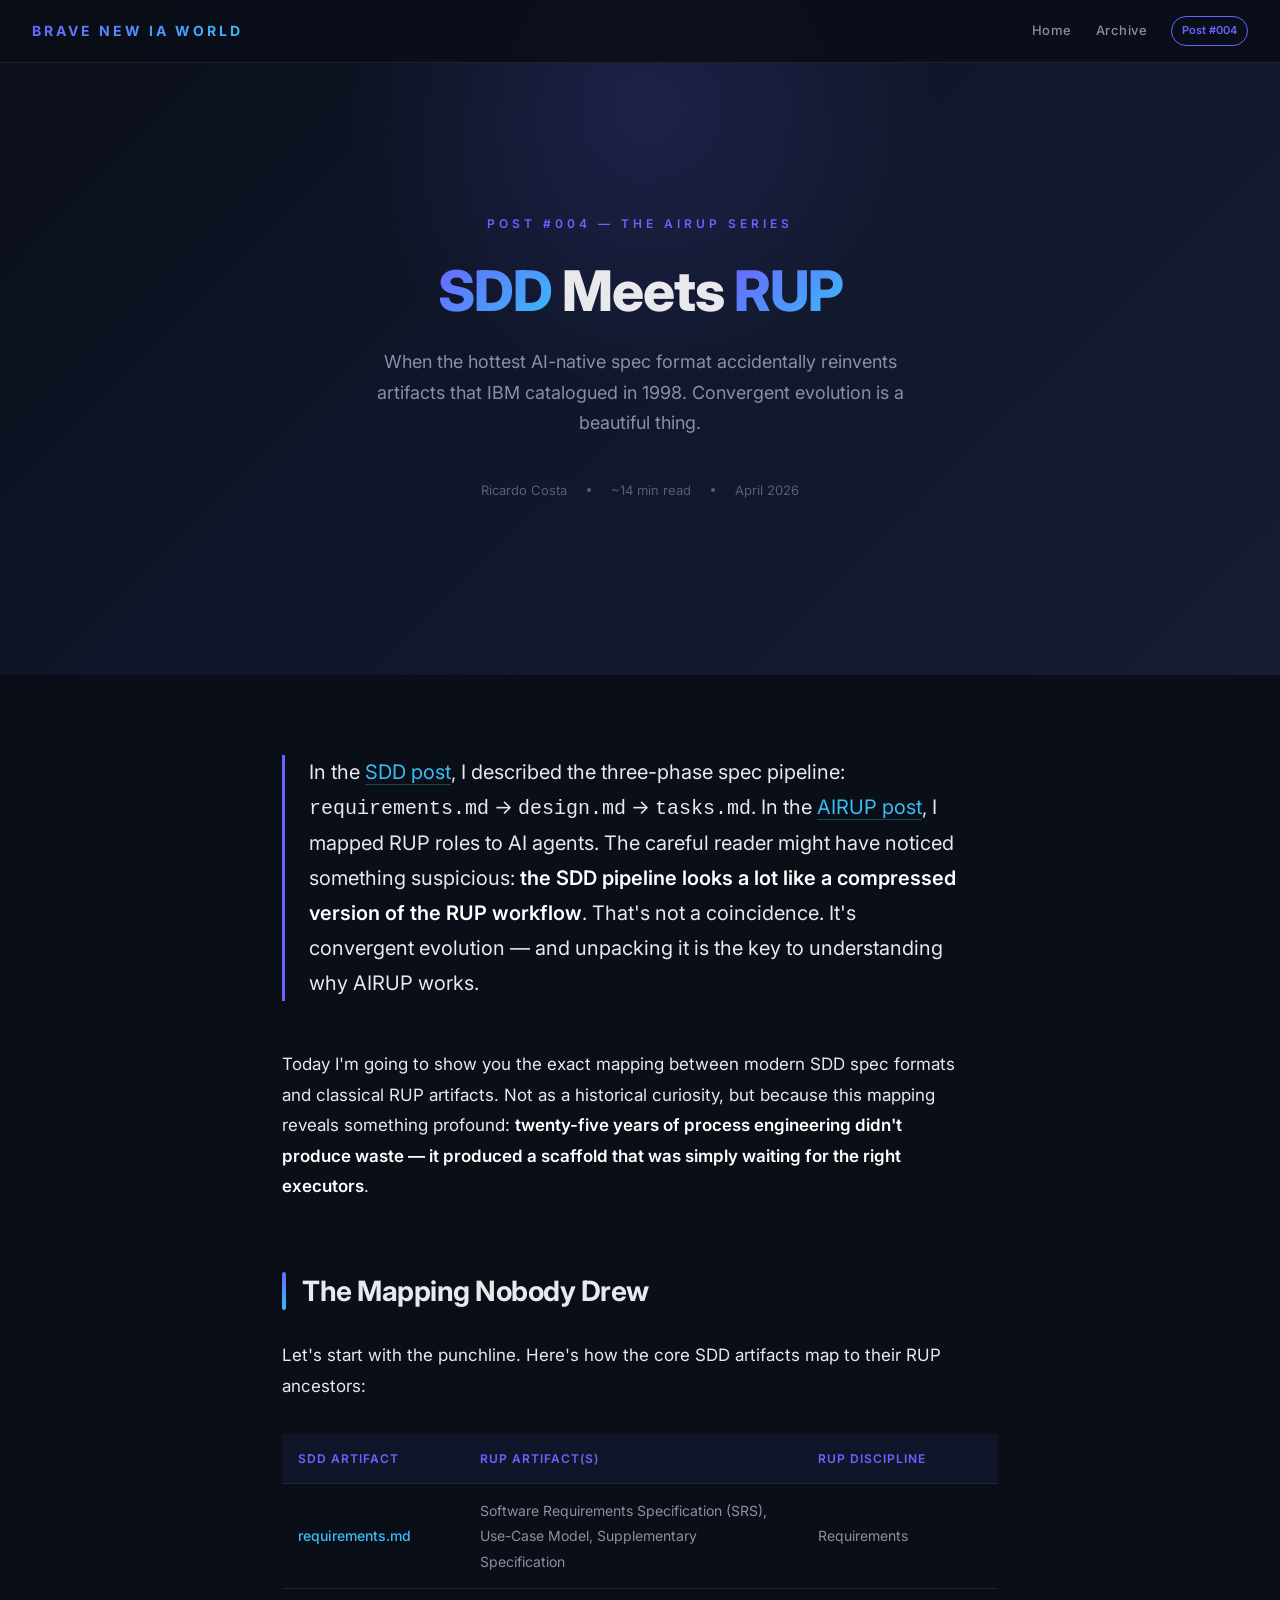
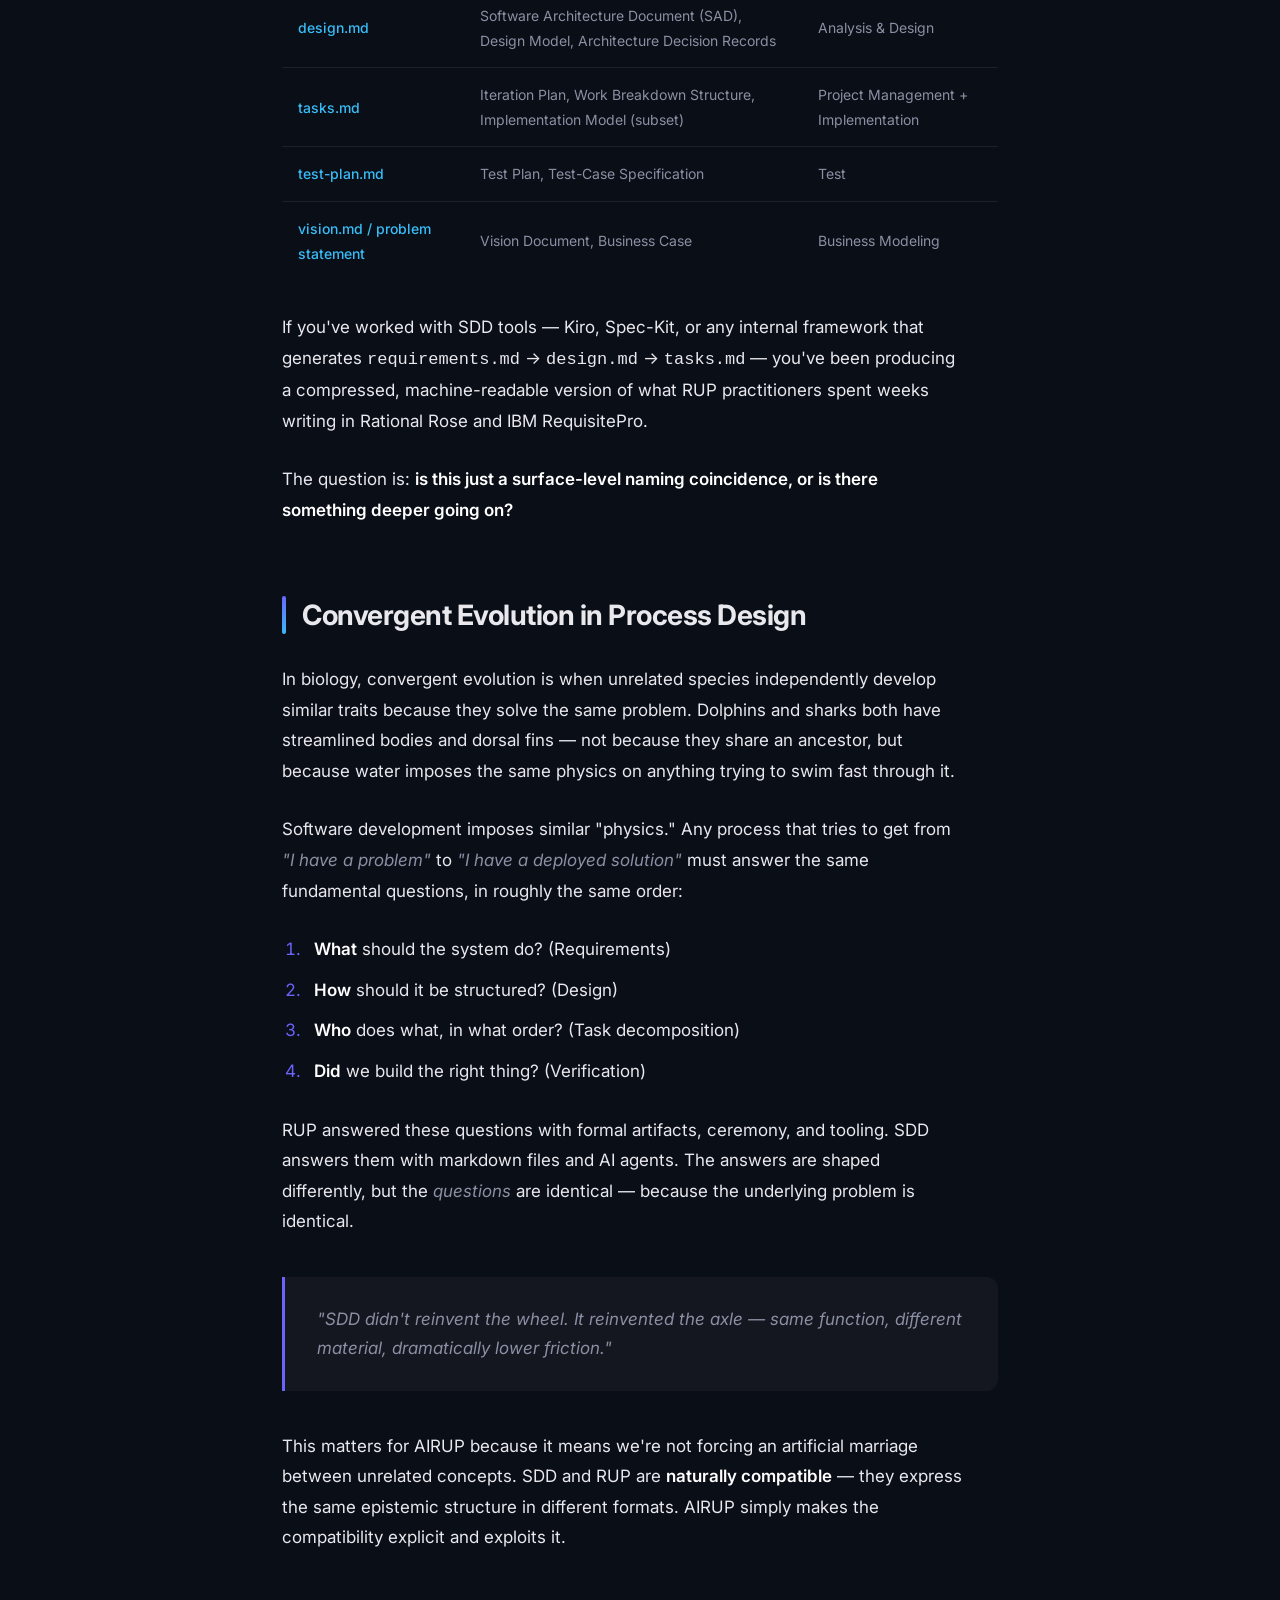
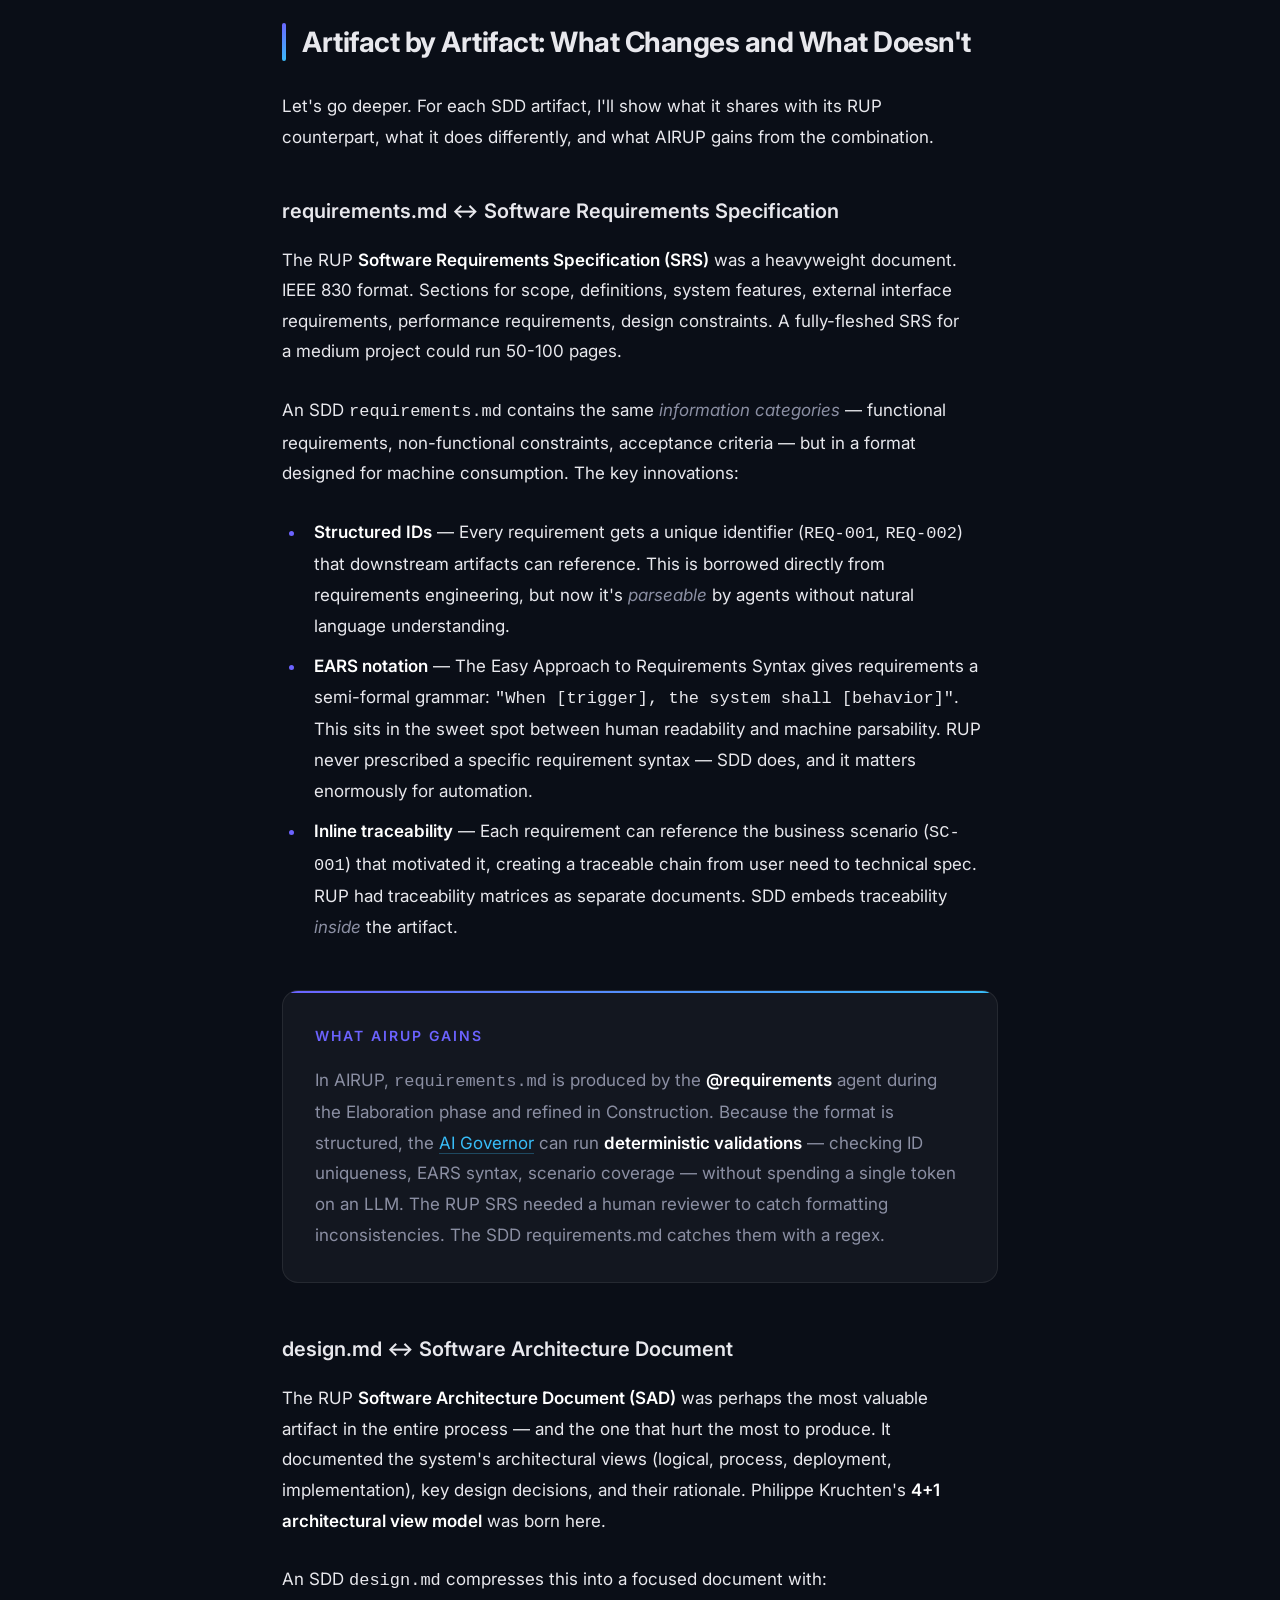
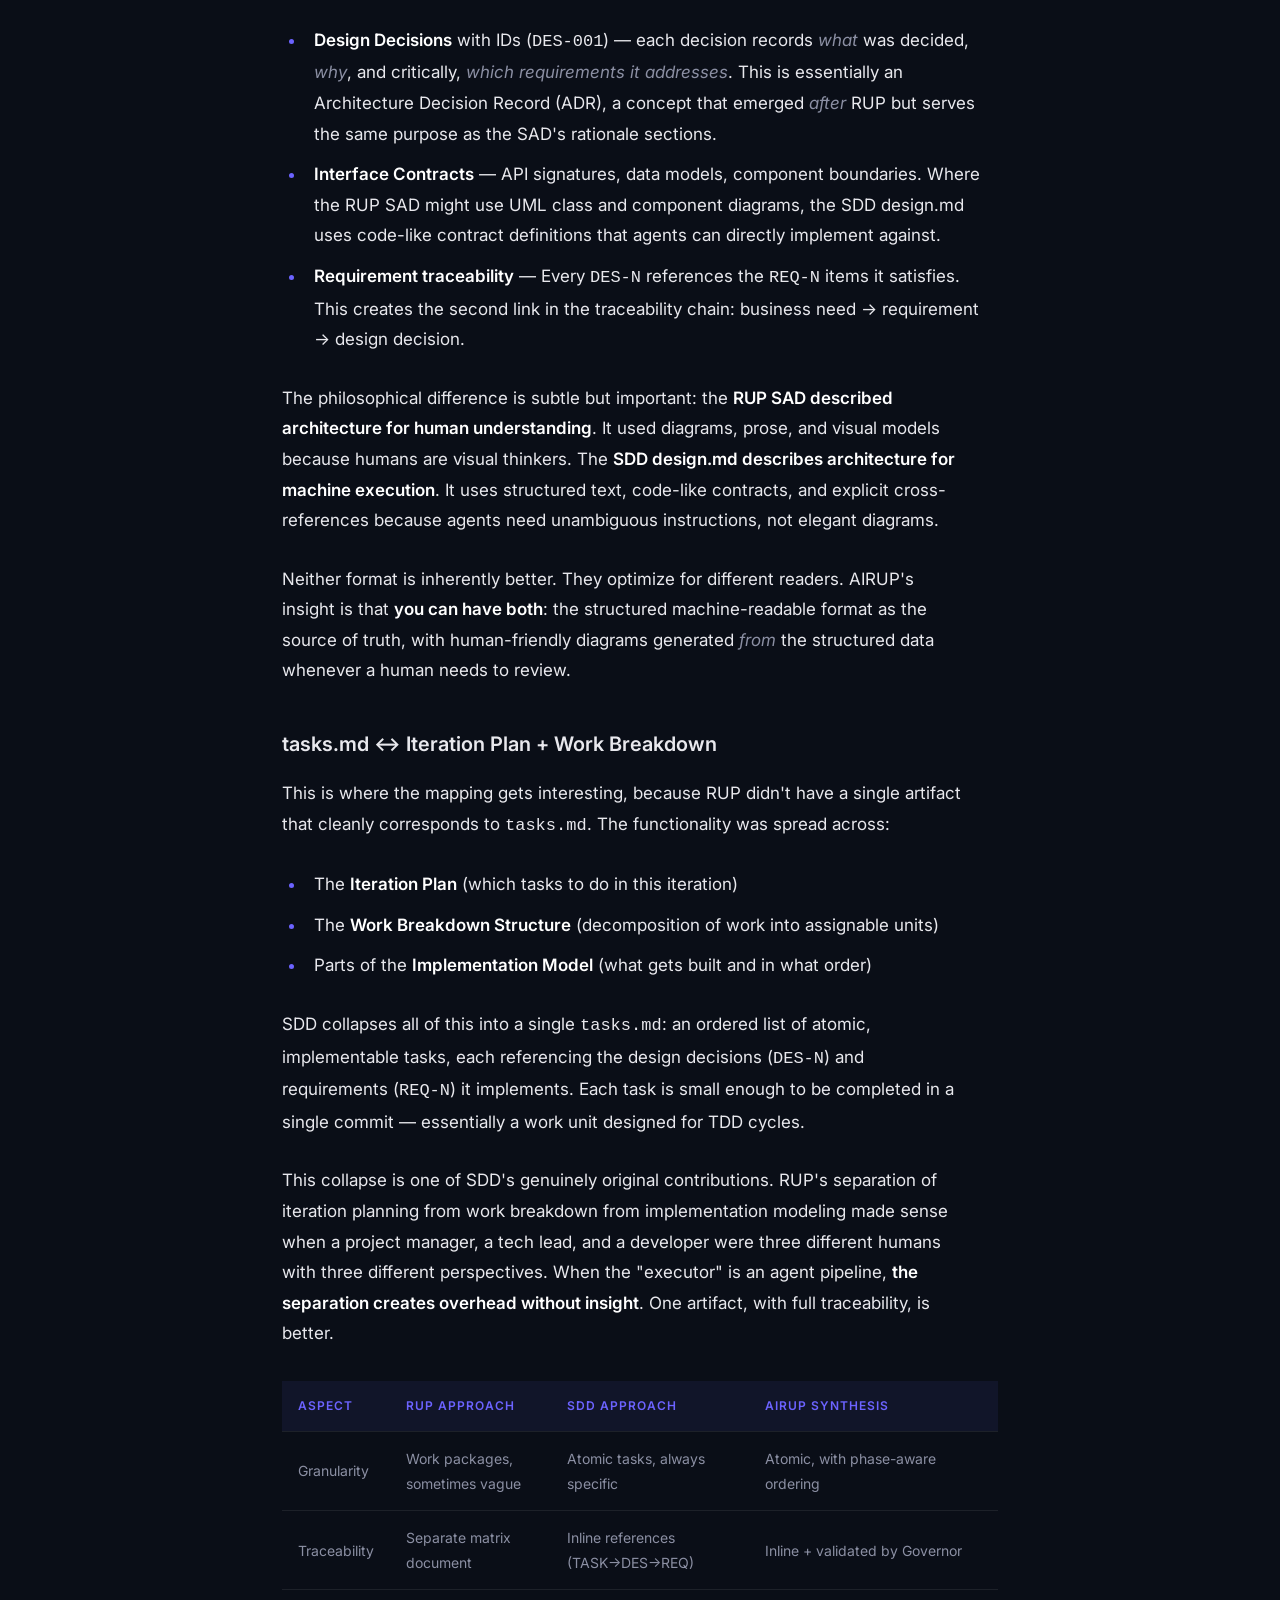
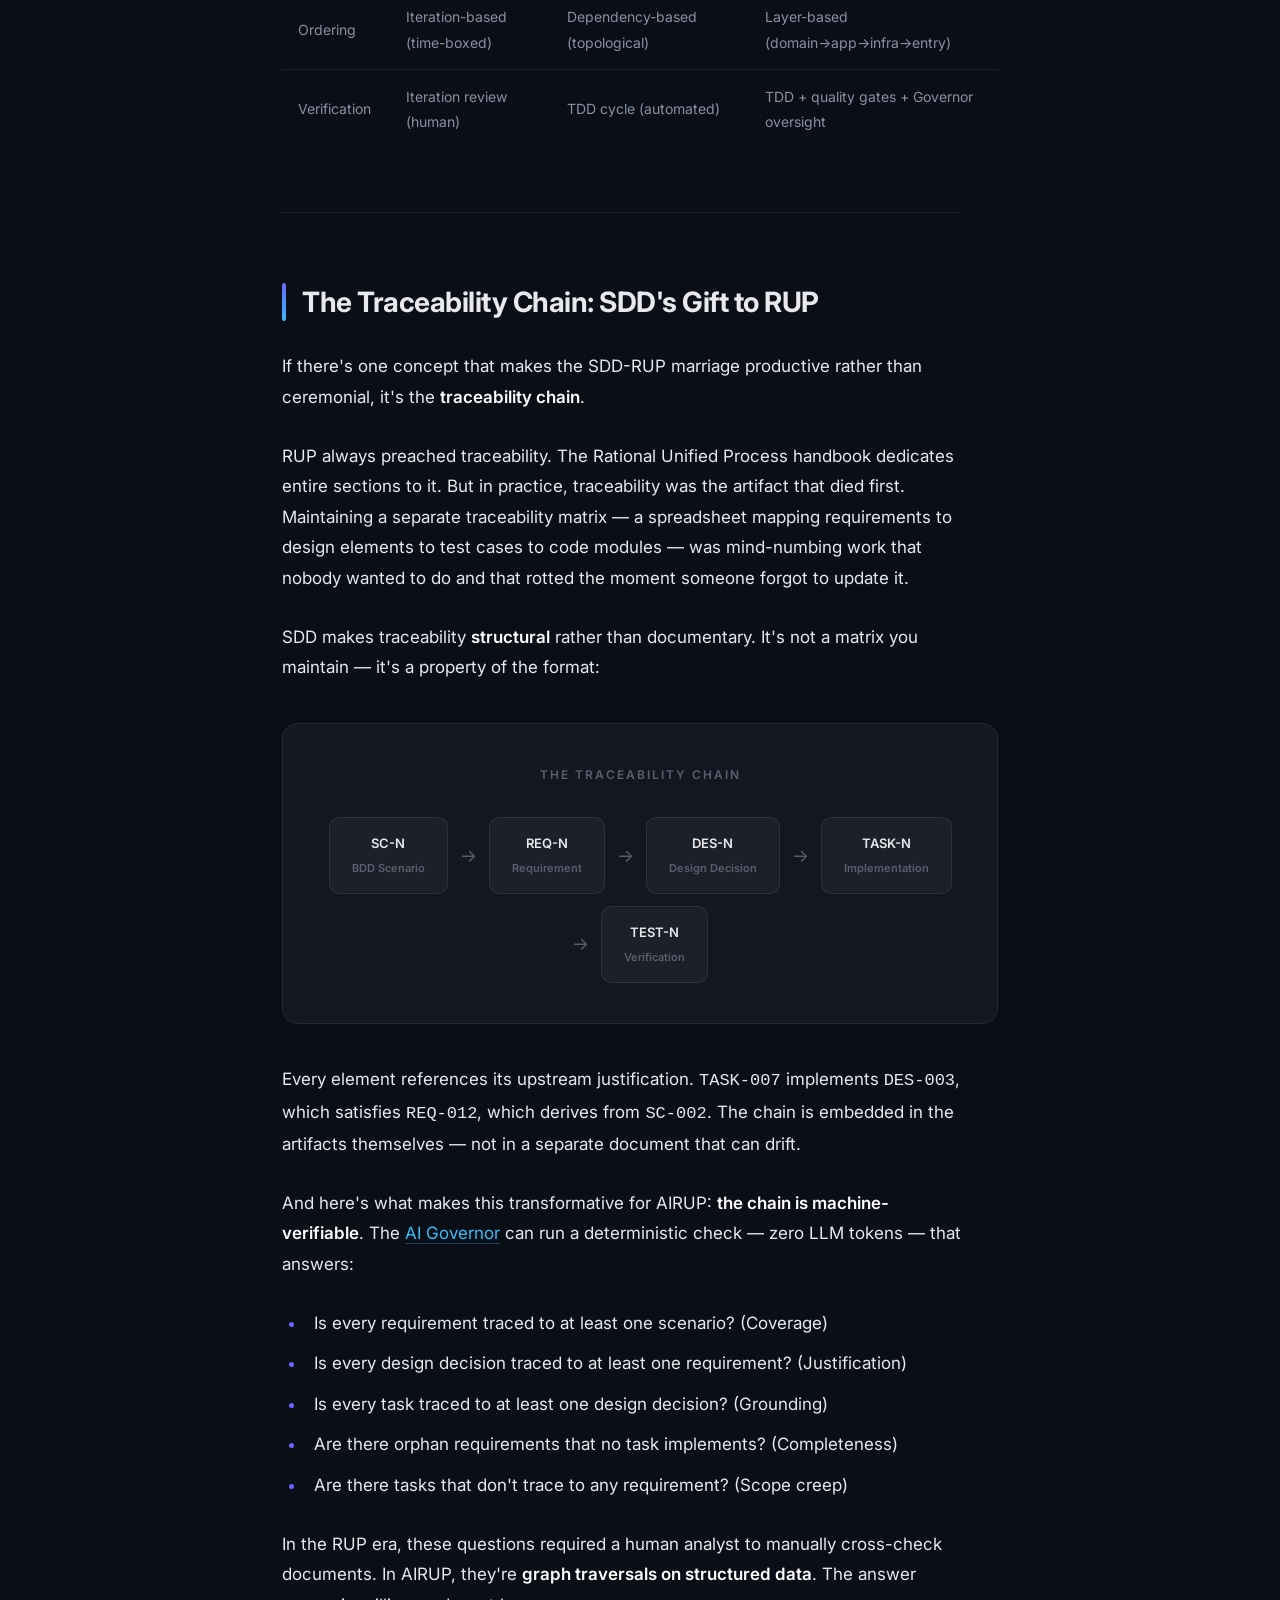
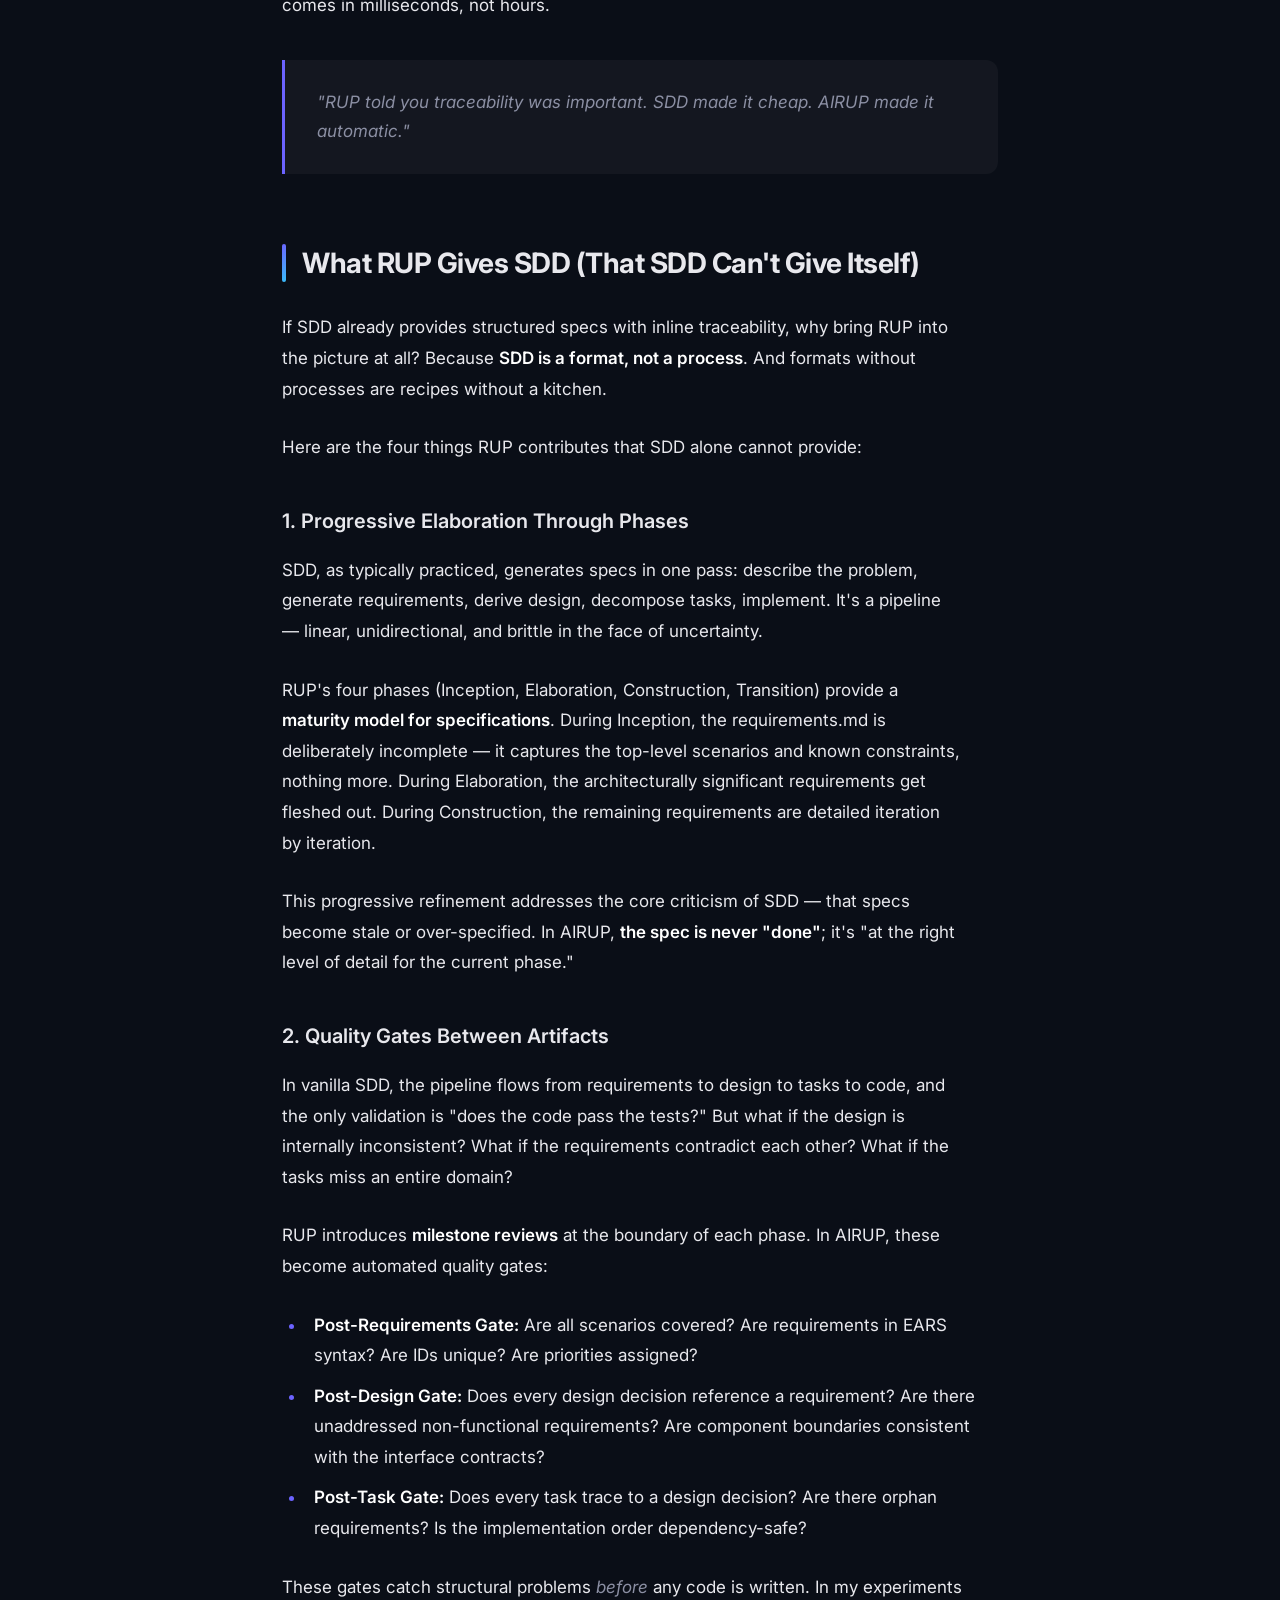
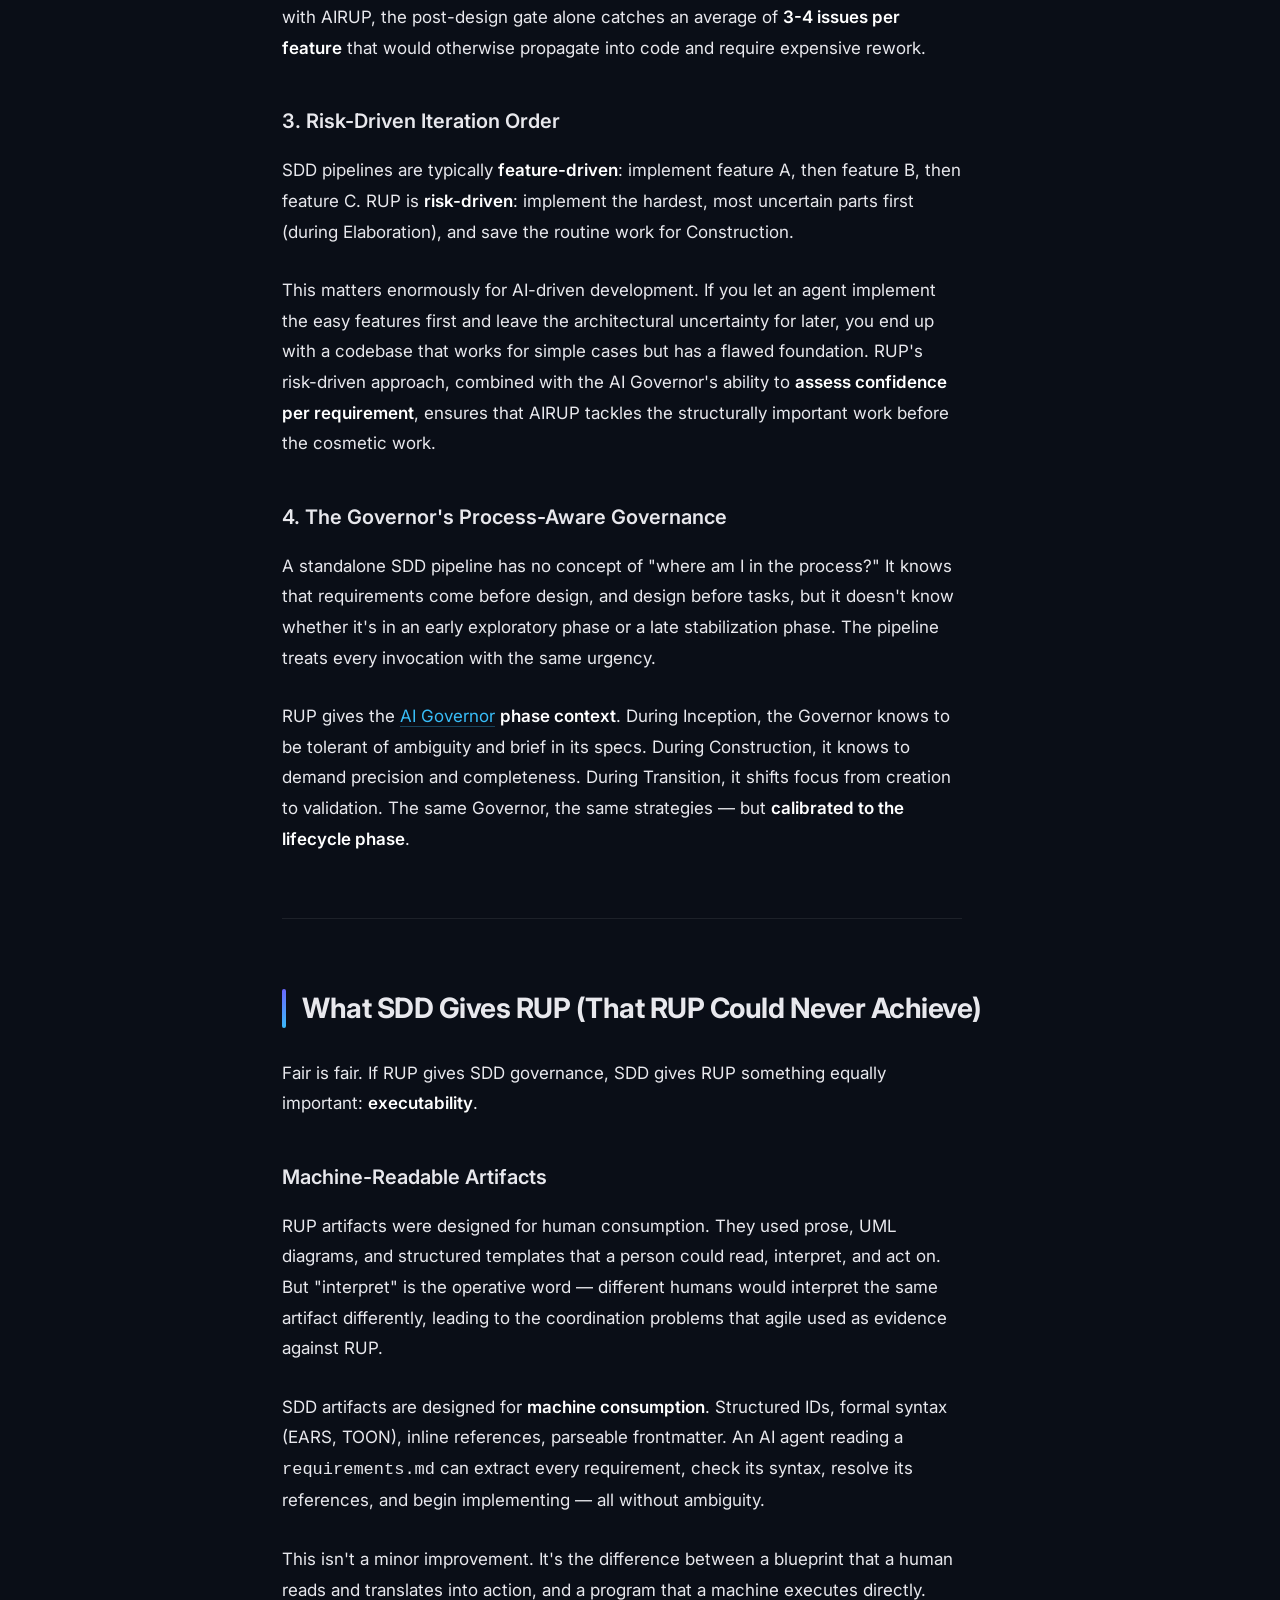
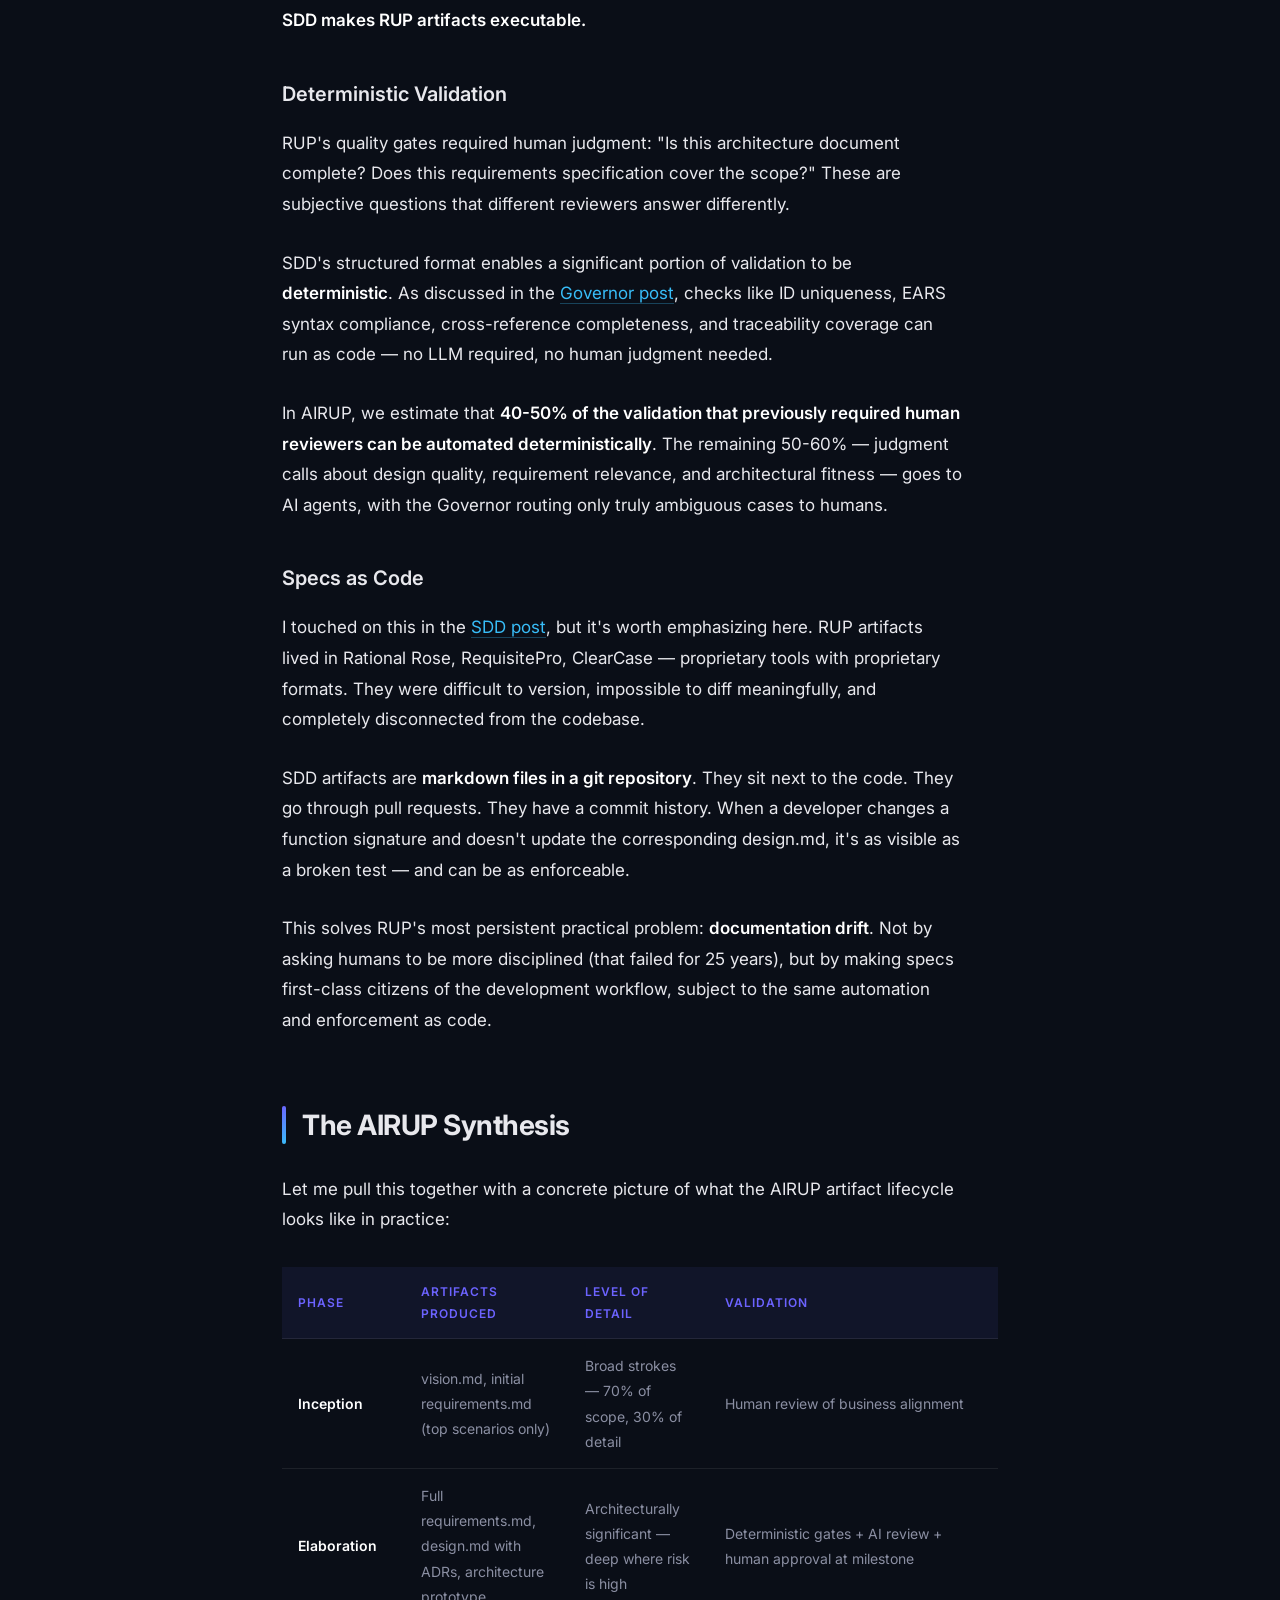
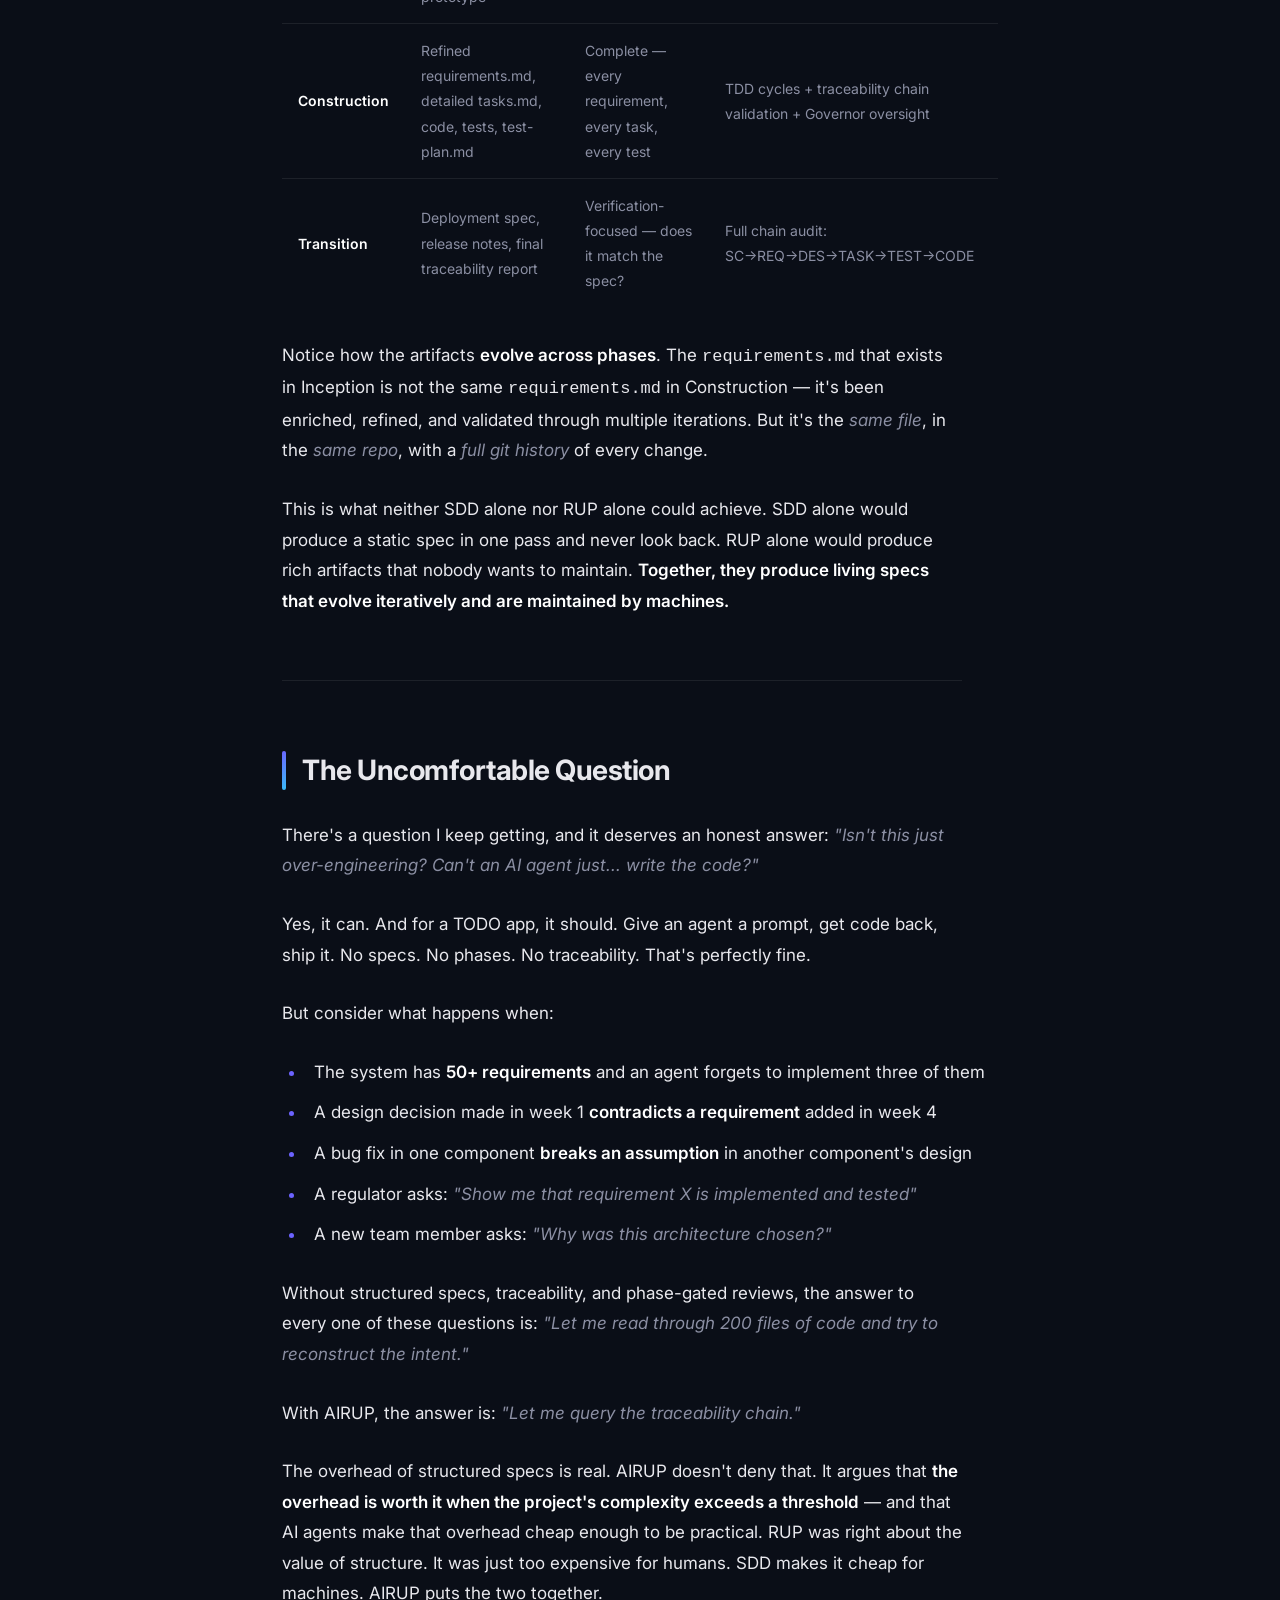
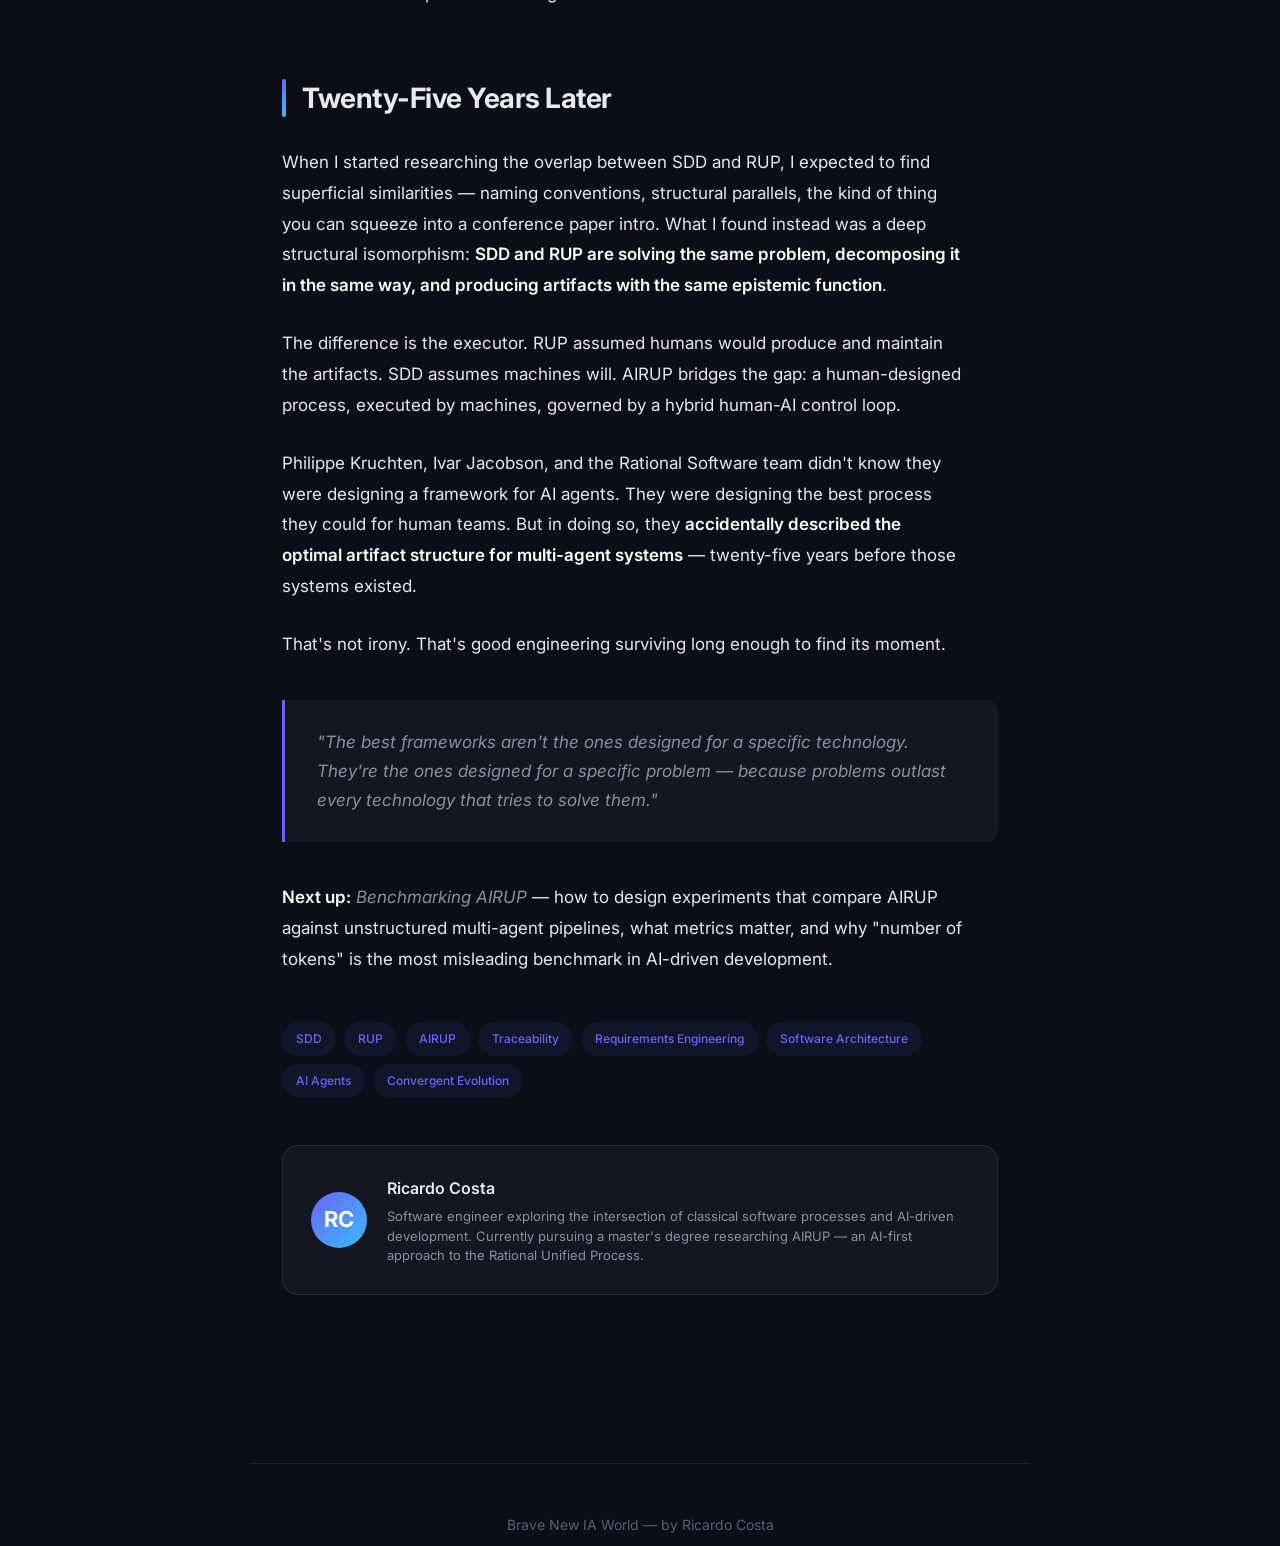
<file: posts/004-sdd-meets-rup.html>
<!DOCTYPE html>
<html lang="en">
<head>
<meta charset="UTF-8">
<meta name="viewport" content="width=device-width, initial-scale=1.0">
<!-- Favicon -->
<link rel="icon" type="image/png" sizes="32x32" href="../images/favicon-32x32.png">
<link rel="icon" type="image/png" sizes="16x16" href="../images/favicon-16x16.png">
<link rel="apple-touch-icon" sizes="180x180" href="../images/apple-touch-icon.png">
<link rel="shortcut icon" href="../favicon.ico">
<meta name="google-site-verification" content="_97oaFM1mLh87ahif6GDfBCdHq6wlog85WR5xPBgUyk">
<title>SDD Meets RUP — When Modern Specs Rediscover Ancient Wisdom | Brave New IA World</title>
<meta name="description" content="The mapping between SDD spec formats (requirements.md, design.md, tasks.md) and classical RUP artifacts isn't a coincidence — it's convergent evolution. A deep dive into how twenty-year-old process engineering turns out to be surprisingly good scaffolding for AI agents.">
<meta name="author" content="Ricardo Costa">
<meta name="keywords" content="SDD, Specification-Driven Development, RUP, Rational Unified Process, AIRUP, requirements, design, traceability, artifacts, EARS, TOON, Kiro, Spec-Kit, AI agents, software engineering, multi-agent systems">
<meta property="og:type" content="article">
<meta property="og:title" content="SDD Meets RUP — When Modern Specs Rediscover Ancient Wisdom">
<meta property="og:description" content="The mapping between SDD spec formats and classical RUP artifacts isn't a coincidence — it's convergent evolution. Twenty-year-old process engineering meets AI-native specifications.">
<meta property="og:site_name" content="Brave New IA World">
<meta property="og:url" content="https://bravenewiaworld.com/posts/004-sdd-meets-rup.html">
<meta property="og:image" content="https://bravenewiaworld.com/images/og-post-004.png">
<meta property="og:image:width" content="1200">
<meta property="og:image:height" content="630">
<meta name="twitter:card" content="summary_large_image">
<meta name="twitter:title" content="SDD Meets RUP — When Modern Specs Rediscover Ancient Wisdom">
<meta name="twitter:description" content="SDD spec formats map to RUP artifacts with uncanny precision. Not by accident — by convergent evolution. Here's the mapping, and why it matters.">
<meta name="twitter:image" content="https://bravenewiaworld.com/images/og-post-004.png">
<meta property="article:published_time" content="2026-04-13">
<meta property="article:author" content="Ricardo Costa">
<meta property="article:section" content="Software Engineering">
<meta property="article:tag" content="SDD">
<meta property="article:tag" content="RUP">
<meta property="article:tag" content="AIRUP">
<meta property="article:tag" content="Traceability">
<meta property="article:tag" content="Software Architecture">
<link rel="canonical" href="https://bravenewiaworld.com/posts/004-sdd-meets-rup.html">

<!-- Structured Data: Article -->
<script type="application/ld+json">
{
  "@context": "https://schema.org",
  "@type": "BlogPosting",
  "headline": "SDD Meets RUP — When Modern Specs Rediscover Ancient Wisdom",
  "description": "The mapping between SDD spec formats (requirements.md, design.md, tasks.md) and classical RUP artifacts isn't a coincidence — it's convergent evolution. A deep dive into traceability, artifact mapping, and why RUP was the right scaffolding all along.",
  "url": "https://bravenewiaworld.com/posts/004-sdd-meets-rup.html",
  "datePublished": "2026-04-13",
  "dateModified": "2026-04-13",
  "author": {
    "@type": "Person",
    "name": "Ricardo Costa"
  },
  "publisher": {
    "@type": "Organization",
    "name": "Brave New IA World"
  },
  "mainEntityOfPage": {
    "@type": "WebPage",
    "@id": "https://bravenewiaworld.com/posts/004-sdd-meets-rup.html"
  },
  "keywords": ["SDD", "Specification-Driven Development", "RUP", "Rational Unified Process", "AIRUP", "traceability", "requirements", "design", "EARS", "TOON", "artifacts", "AI agents"],
  "articleSection": "Software Engineering",
  "wordCount": 3500,
  "timeRequired": "PT14M"
}
</script>

<link href="https://fonts.googleapis.com/css2?family=Inter:wght@300;400;500;600;700;800;900&family=JetBrains+Mono:wght@400;500;600&display=swap" rel="stylesheet">
<link rel="stylesheet" href="../css/style.css">
</head>
<body>

<!-- HEADER -->
<header class="blog-header">
  <a href="/" class="blog-brand">Brave New IA World</a>
  <nav class="blog-nav">
    <a href="/">Home</a>
    <a href="/#posts">Archive</a>
    <span class="tag">Post #004</span>
  </nav>
</header>

<!-- HERO -->
<section class="hero-post">
  <div class="hero-label">Post #004 &mdash; The AIRUP Series</div>
  <h1><span class="highlight">SDD</span> Meets <span class="highlight">RUP</span></h1>
  <p class="hero-subtitle">When the hottest AI-native spec format accidentally reinvents artifacts that IBM catalogued in 1998. Convergent evolution is a beautiful thing.</p>
  <div class="hero-meta">
    <span>Ricardo Costa</span>
    <span class="dot"></span>
    <span>~14 min read</span>
    <span class="dot"></span>
    <time datetime="2026-04-13">April 2026</time>
  </div>
</section>

<!-- ARTICLE -->
<article class="article">

  <p class="lead fade-in">
    In the <a href="002-what-is-sdd.html">SDD post</a>, I described the three-phase spec pipeline: <code>requirements.md</code> &rarr; <code>design.md</code> &rarr; <code>tasks.md</code>. In the <a href="001-can-ai-resurrect-rup.html">AIRUP post</a>, I mapped RUP roles to AI agents. The careful reader might have noticed something suspicious: <strong>the SDD pipeline looks a lot like a compressed version of the RUP workflow</strong>. That's not a coincidence. It's convergent evolution &mdash; and unpacking it is the key to understanding why AIRUP works.
  </p>

  <p class="fade-in">
    Today I'm going to show you the exact mapping between modern SDD spec formats and classical RUP artifacts. Not as a historical curiosity, but because this mapping reveals something profound: <strong>twenty-five years of process engineering didn't produce waste &mdash; it produced a scaffold that was simply waiting for the right executors</strong>.
  </p>

  <!-- SECTION: THE TABLE -->
  <h2 class="fade-in">The Mapping Nobody Drew</h2>

  <p class="fade-in">
    Let's start with the punchline. Here's how the core SDD artifacts map to their RUP ancestors:
  </p>

  <table class="comparison-table fade-in">
    <thead>
      <tr>
        <th>SDD Artifact</th>
        <th>RUP Artifact(s)</th>
        <th>RUP Discipline</th>
      </tr>
    </thead>
    <tbody>
      <tr>
        <td class="role-agent">requirements.md</td>
        <td>Software Requirements Specification (SRS), Use-Case Model, Supplementary Specification</td>
        <td>Requirements</td>
      </tr>
      <tr>
        <td class="role-agent">design.md</td>
        <td>Software Architecture Document (SAD), Design Model, Architecture Decision Records</td>
        <td>Analysis &amp; Design</td>
      </tr>
      <tr>
        <td class="role-agent">tasks.md</td>
        <td>Iteration Plan, Work Breakdown Structure, Implementation Model (subset)</td>
        <td>Project Management + Implementation</td>
      </tr>
      <tr>
        <td class="role-agent">test-plan.md</td>
        <td>Test Plan, Test-Case Specification</td>
        <td>Test</td>
      </tr>
      <tr>
        <td class="role-agent">vision.md / problem statement</td>
        <td>Vision Document, Business Case</td>
        <td>Business Modeling</td>
      </tr>
    </tbody>
  </table>

  <p class="fade-in">
    If you've worked with SDD tools &mdash; Kiro, Spec-Kit, or any internal framework that generates <code>requirements.md</code> &rarr; <code>design.md</code> &rarr; <code>tasks.md</code> &mdash; you've been producing a compressed, machine-readable version of what RUP practitioners spent weeks writing in Rational Rose and IBM RequisitePro.
  </p>

  <p class="fade-in">
    The question is: <strong>is this just a surface-level naming coincidence, or is there something deeper going on?</strong>
  </p>

  <!-- SECTION: CONVERGENT EVOLUTION -->
  <h2 class="fade-in">Convergent Evolution in Process Design</h2>

  <p class="fade-in">
    In biology, convergent evolution is when unrelated species independently develop similar traits because they solve the same problem. Dolphins and sharks both have streamlined bodies and dorsal fins &mdash; not because they share an ancestor, but because water imposes the same physics on anything trying to swim fast through it.
  </p>

  <p class="fade-in">
    Software development imposes similar "physics." Any process that tries to get from <em>"I have a problem"</em> to <em>"I have a deployed solution"</em> must answer the same fundamental questions, in roughly the same order:
  </p>

  <ol class="fade-in">
    <li><strong>What</strong> should the system do? (Requirements)</li>
    <li><strong>How</strong> should it be structured? (Design)</li>
    <li><strong>Who</strong> does what, in what order? (Task decomposition)</li>
    <li><strong>Did</strong> we build the right thing? (Verification)</li>
  </ol>

  <p class="fade-in">
    RUP answered these questions with formal artifacts, ceremony, and tooling. SDD answers them with markdown files and AI agents. The answers are shaped differently, but the <em>questions</em> are identical &mdash; because the underlying problem is identical.
  </p>

  <blockquote class="fade-in">
    "SDD didn't reinvent the wheel. It reinvented the axle &mdash; same function, different material, dramatically lower friction."
  </blockquote>

  <p class="fade-in">
    This matters for AIRUP because it means we're not forcing an artificial marriage between unrelated concepts. SDD and RUP are <strong>naturally compatible</strong> &mdash; they express the same epistemic structure in different formats. AIRUP simply makes the compatibility explicit and exploits it.
  </p>

  <!-- SECTION: DEEP DIVE -->
  <h2 class="fade-in">Artifact by Artifact: What Changes and What Doesn't</h2>

  <p class="fade-in">
    Let's go deeper. For each SDD artifact, I'll show what it shares with its RUP counterpart, what it does differently, and what AIRUP gains from the combination.
  </p>

  <h3 class="fade-in">requirements.md &harr; Software Requirements Specification</h3>

  <p class="fade-in">
    The RUP <strong>Software Requirements Specification (SRS)</strong> was a heavyweight document. IEEE 830 format. Sections for scope, definitions, system features, external interface requirements, performance requirements, design constraints. A fully-fleshed SRS for a medium project could run 50-100 pages.
  </p>

  <p class="fade-in">
    An SDD <code>requirements.md</code> contains the same <em>information categories</em> &mdash; functional requirements, non-functional constraints, acceptance criteria &mdash; but in a format designed for machine consumption. The key innovations:
  </p>

  <ul class="fade-in">
    <li><strong>Structured IDs</strong> &mdash; Every requirement gets a unique identifier (<code>REQ-001</code>, <code>REQ-002</code>) that downstream artifacts can reference. This is borrowed directly from requirements engineering, but now it's <em>parseable</em> by agents without natural language understanding.</li>
    <li><strong>EARS notation</strong> &mdash; The Easy Approach to Requirements Syntax gives requirements a semi-formal grammar: <code>"When [trigger], the system shall [behavior]"</code>. This sits in the sweet spot between human readability and machine parsability. RUP never prescribed a specific requirement syntax &mdash; SDD does, and it matters enormously for automation.</li>
    <li><strong>Inline traceability</strong> &mdash; Each requirement can reference the business scenario (<code>SC-001</code>) that motivated it, creating a traceable chain from user need to technical spec. RUP had traceability matrices as separate documents. SDD embeds traceability <em>inside</em> the artifact.</li>
  </ul>

  <div class="callout fade-in">
    <h4>What AIRUP gains</h4>
    <p>
      In AIRUP, <code>requirements.md</code> is produced by the <strong>@requirements</strong> agent during the Elaboration phase and refined in Construction. Because the format is structured, the <a href="003-the-ai-governor-pattern.html">AI Governor</a> can run <strong>deterministic validations</strong> &mdash; checking ID uniqueness, EARS syntax, scenario coverage &mdash; without spending a single token on an LLM. The RUP SRS needed a human reviewer to catch formatting inconsistencies. The SDD requirements.md catches them with a regex.
    </p>
  </div>

  <h3 class="fade-in">design.md &harr; Software Architecture Document</h3>

  <p class="fade-in">
    The RUP <strong>Software Architecture Document (SAD)</strong> was perhaps the most valuable artifact in the entire process &mdash; and the one that hurt the most to produce. It documented the system's architectural views (logical, process, deployment, implementation), key design decisions, and their rationale. Philippe Kruchten's <strong>4+1 architectural view model</strong> was born here.
  </p>

  <p class="fade-in">
    An SDD <code>design.md</code> compresses this into a focused document with:
  </p>

  <ul class="fade-in">
    <li><strong>Design Decisions</strong> with IDs (<code>DES-001</code>) &mdash; each decision records <em>what</em> was decided, <em>why</em>, and critically, <em>which requirements it addresses</em>. This is essentially an Architecture Decision Record (ADR), a concept that emerged <em>after</em> RUP but serves the same purpose as the SAD's rationale sections.</li>
    <li><strong>Interface Contracts</strong> &mdash; API signatures, data models, component boundaries. Where the RUP SAD might use UML class and component diagrams, the SDD design.md uses code-like contract definitions that agents can directly implement against.</li>
    <li><strong>Requirement traceability</strong> &mdash; Every <code>DES-N</code> references the <code>REQ-N</code> items it satisfies. This creates the second link in the traceability chain: business need &rarr; requirement &rarr; design decision.</li>
  </ul>

  <p class="fade-in">
    The philosophical difference is subtle but important: the <strong>RUP SAD described architecture for human understanding</strong>. It used diagrams, prose, and visual models because humans are visual thinkers. The <strong>SDD design.md describes architecture for machine execution</strong>. It uses structured text, code-like contracts, and explicit cross-references because agents need unambiguous instructions, not elegant diagrams.
  </p>

  <p class="fade-in">
    Neither format is inherently better. They optimize for different readers. AIRUP's insight is that <strong>you can have both</strong>: the structured machine-readable format as the source of truth, with human-friendly diagrams generated <em>from</em> the structured data whenever a human needs to review.
  </p>

  <h3 class="fade-in">tasks.md &harr; Iteration Plan + Work Breakdown</h3>

  <p class="fade-in">
    This is where the mapping gets interesting, because RUP didn't have a single artifact that cleanly corresponds to <code>tasks.md</code>. The functionality was spread across:
  </p>

  <ul class="fade-in">
    <li>The <strong>Iteration Plan</strong> (which tasks to do in this iteration)</li>
    <li>The <strong>Work Breakdown Structure</strong> (decomposition of work into assignable units)</li>
    <li>Parts of the <strong>Implementation Model</strong> (what gets built and in what order)</li>
  </ul>

  <p class="fade-in">
    SDD collapses all of this into a single <code>tasks.md</code>: an ordered list of atomic, implementable tasks, each referencing the design decisions (<code>DES-N</code>) and requirements (<code>REQ-N</code>) it implements. Each task is small enough to be completed in a single commit &mdash; essentially a work unit designed for TDD cycles.
  </p>

  <p class="fade-in">
    This collapse is one of SDD's genuinely original contributions. RUP's separation of iteration planning from work breakdown from implementation modeling made sense when a project manager, a tech lead, and a developer were three different humans with three different perspectives. When the "executor" is an agent pipeline, <strong>the separation creates overhead without insight</strong>. One artifact, with full traceability, is better.
  </p>

  <table class="comparison-table fade-in">
    <thead>
      <tr>
        <th>Aspect</th>
        <th>RUP Approach</th>
        <th>SDD Approach</th>
        <th>AIRUP Synthesis</th>
      </tr>
    </thead>
    <tbody>
      <tr>
        <td>Granularity</td>
        <td>Work packages, sometimes vague</td>
        <td>Atomic tasks, always specific</td>
        <td>Atomic, with phase-aware ordering</td>
      </tr>
      <tr>
        <td>Traceability</td>
        <td>Separate matrix document</td>
        <td>Inline references (TASK&rarr;DES&rarr;REQ)</td>
        <td>Inline + validated by Governor</td>
      </tr>
      <tr>
        <td>Ordering</td>
        <td>Iteration-based (time-boxed)</td>
        <td>Dependency-based (topological)</td>
        <td>Layer-based (domain&rarr;app&rarr;infra&rarr;entry)</td>
      </tr>
      <tr>
        <td>Verification</td>
        <td>Iteration review (human)</td>
        <td>TDD cycle (automated)</td>
        <td>TDD + quality gates + Governor oversight</td>
      </tr>
    </tbody>
  </table>

  <hr class="separator">

  <!-- SECTION: TRACEABILITY -->
  <h2 class="fade-in">The Traceability Chain: SDD's Gift to RUP</h2>

  <p class="fade-in">
    If there's one concept that makes the SDD-RUP marriage productive rather than ceremonial, it's the <strong>traceability chain</strong>.
  </p>

  <p class="fade-in">
    RUP always preached traceability. The Rational Unified Process handbook dedicates entire sections to it. But in practice, traceability was the artifact that died first. Maintaining a separate traceability matrix &mdash; a spreadsheet mapping requirements to design elements to test cases to code modules &mdash; was mind-numbing work that nobody wanted to do and that rotted the moment someone forgot to update it.
  </p>

  <p class="fade-in">
    SDD makes traceability <strong>structural</strong> rather than documentary. It's not a matrix you maintain &mdash; it's a property of the format:
  </p>

  <div class="diagram fade-in">
    <div class="diagram-title">The Traceability Chain</div>
    <div class="phase-flow">
      <div class="phase-box">SC-N<br><small style="color:var(--text-dim);font-size:11px;">BDD Scenario</small></div>
      <span class="phase-arrow">&rarr;</span>
      <div class="phase-box">REQ-N<br><small style="color:var(--text-dim);font-size:11px;">Requirement</small></div>
      <span class="phase-arrow">&rarr;</span>
      <div class="phase-box">DES-N<br><small style="color:var(--text-dim);font-size:11px;">Design Decision</small></div>
      <span class="phase-arrow">&rarr;</span>
      <div class="phase-box">TASK-N<br><small style="color:var(--text-dim);font-size:11px;">Implementation</small></div>
      <span class="phase-arrow">&rarr;</span>
      <div class="phase-box">TEST-N<br><small style="color:var(--text-dim);font-size:11px;">Verification</small></div>
    </div>
  </div>

  <p class="fade-in">
    Every element references its upstream justification. <code>TASK-007</code> implements <code>DES-003</code>, which satisfies <code>REQ-012</code>, which derives from <code>SC-002</code>. The chain is embedded in the artifacts themselves &mdash; not in a separate document that can drift.
  </p>

  <p class="fade-in">
    And here's what makes this transformative for AIRUP: <strong>the chain is machine-verifiable</strong>. The <a href="003-the-ai-governor-pattern.html">AI Governor</a> can run a deterministic check &mdash; zero LLM tokens &mdash; that answers:
  </p>

  <ul class="fade-in">
    <li>Is every requirement traced to at least one scenario? (Coverage)</li>
    <li>Is every design decision traced to at least one requirement? (Justification)</li>
    <li>Is every task traced to at least one design decision? (Grounding)</li>
    <li>Are there orphan requirements that no task implements? (Completeness)</li>
    <li>Are there tasks that don't trace to any requirement? (Scope creep)</li>
  </ul>

  <p class="fade-in">
    In the RUP era, these questions required a human analyst to manually cross-check documents. In AIRUP, they're <strong>graph traversals on structured data</strong>. The answer comes in milliseconds, not hours.
  </p>

  <blockquote class="fade-in">
    "RUP told you traceability was important. SDD made it cheap. AIRUP made it automatic."
  </blockquote>

  <!-- SECTION: WHAT RUP ADDS -->
  <h2 class="fade-in">What RUP Gives SDD (That SDD Can't Give Itself)</h2>

  <p class="fade-in">
    If SDD already provides structured specs with inline traceability, why bring RUP into the picture at all? Because <strong>SDD is a format, not a process</strong>. And formats without processes are recipes without a kitchen.
  </p>

  <p class="fade-in">
    Here are the four things RUP contributes that SDD alone cannot provide:
  </p>

  <h3 class="fade-in">1. Progressive Elaboration Through Phases</h3>

  <p class="fade-in">
    SDD, as typically practiced, generates specs in one pass: describe the problem, generate requirements, derive design, decompose tasks, implement. It's a pipeline &mdash; linear, unidirectional, and brittle in the face of uncertainty.
  </p>

  <p class="fade-in">
    RUP's four phases (Inception, Elaboration, Construction, Transition) provide a <strong>maturity model for specifications</strong>. During Inception, the requirements.md is deliberately incomplete &mdash; it captures the top-level scenarios and known constraints, nothing more. During Elaboration, the architecturally significant requirements get fleshed out. During Construction, the remaining requirements are detailed iteration by iteration.
  </p>

  <p class="fade-in">
    This progressive refinement addresses the core criticism of SDD &mdash; that specs become stale or over-specified. In AIRUP, <strong>the spec is never "done"</strong>; it's "at the right level of detail for the current phase."
  </p>

  <h3 class="fade-in">2. Quality Gates Between Artifacts</h3>

  <p class="fade-in">
    In vanilla SDD, the pipeline flows from requirements to design to tasks to code, and the only validation is "does the code pass the tests?" But what if the design is internally inconsistent? What if the requirements contradict each other? What if the tasks miss an entire domain?
  </p>

  <p class="fade-in">
    RUP introduces <strong>milestone reviews</strong> at the boundary of each phase. In AIRUP, these become automated quality gates:
  </p>

  <ul class="fade-in">
    <li><strong>Post-Requirements Gate:</strong> Are all scenarios covered? Are requirements in EARS syntax? Are IDs unique? Are priorities assigned?</li>
    <li><strong>Post-Design Gate:</strong> Does every design decision reference a requirement? Are there unaddressed non-functional requirements? Are component boundaries consistent with the interface contracts?</li>
    <li><strong>Post-Task Gate:</strong> Does every task trace to a design decision? Are there orphan requirements? Is the implementation order dependency-safe?</li>
  </ul>

  <p class="fade-in">
    These gates catch structural problems <em>before</em> any code is written. In my experiments with AIRUP, the post-design gate alone catches an average of <strong>3-4 issues per feature</strong> that would otherwise propagate into code and require expensive rework.
  </p>

  <h3 class="fade-in">3. Risk-Driven Iteration Order</h3>

  <p class="fade-in">
    SDD pipelines are typically <strong>feature-driven</strong>: implement feature A, then feature B, then feature C. RUP is <strong>risk-driven</strong>: implement the hardest, most uncertain parts first (during Elaboration), and save the routine work for Construction.
  </p>

  <p class="fade-in">
    This matters enormously for AI-driven development. If you let an agent implement the easy features first and leave the architectural uncertainty for later, you end up with a codebase that works for simple cases but has a flawed foundation. RUP's risk-driven approach, combined with the AI Governor's ability to <strong>assess confidence per requirement</strong>, ensures that AIRUP tackles the structurally important work before the cosmetic work.
  </p>

  <h3 class="fade-in">4. The Governor's Process-Aware Governance</h3>

  <p class="fade-in">
    A standalone SDD pipeline has no concept of "where am I in the process?" It knows that requirements come before design, and design before tasks, but it doesn't know whether it's in an early exploratory phase or a late stabilization phase. The pipeline treats every invocation with the same urgency.
  </p>

  <p class="fade-in">
    RUP gives the <a href="003-the-ai-governor-pattern.html">AI Governor</a> <strong>phase context</strong>. During Inception, the Governor knows to be tolerant of ambiguity and brief in its specs. During Construction, it knows to demand precision and completeness. During Transition, it shifts focus from creation to validation. The same Governor, the same strategies &mdash; but <strong>calibrated to the lifecycle phase</strong>.
  </p>

  <hr class="separator">

  <!-- SECTION: WHAT SDD ADDS -->
  <h2 class="fade-in">What SDD Gives RUP (That RUP Could Never Achieve)</h2>

  <p class="fade-in">
    Fair is fair. If RUP gives SDD governance, SDD gives RUP something equally important: <strong>executability</strong>.
  </p>

  <h3 class="fade-in">Machine-Readable Artifacts</h3>

  <p class="fade-in">
    RUP artifacts were designed for human consumption. They used prose, UML diagrams, and structured templates that a person could read, interpret, and act on. But "interpret" is the operative word &mdash; different humans would interpret the same artifact differently, leading to the coordination problems that agile used as evidence against RUP.
  </p>

  <p class="fade-in">
    SDD artifacts are designed for <strong>machine consumption</strong>. Structured IDs, formal syntax (EARS, TOON), inline references, parseable frontmatter. An AI agent reading a <code>requirements.md</code> can extract every requirement, check its syntax, resolve its references, and begin implementing &mdash; all without ambiguity.
  </p>

  <p class="fade-in">
    This isn't a minor improvement. It's the difference between a blueprint that a human reads and translates into action, and a program that a machine executes directly. <strong>SDD makes RUP artifacts executable.</strong>
  </p>

  <h3 class="fade-in">Deterministic Validation</h3>

  <p class="fade-in">
    RUP's quality gates required human judgment: "Is this architecture document complete? Does this requirements specification cover the scope?" These are subjective questions that different reviewers answer differently.
  </p>

  <p class="fade-in">
    SDD's structured format enables a significant portion of validation to be <strong>deterministic</strong>. As discussed in the <a href="003-the-ai-governor-pattern.html">Governor post</a>, checks like ID uniqueness, EARS syntax compliance, cross-reference completeness, and traceability coverage can run as code &mdash; no LLM required, no human judgment needed.
  </p>

  <p class="fade-in">
    In AIRUP, we estimate that <strong>40-50% of the validation that previously required human reviewers can be automated deterministically</strong>. The remaining 50-60% &mdash; judgment calls about design quality, requirement relevance, and architectural fitness &mdash; goes to AI agents, with the Governor routing only truly ambiguous cases to humans.
  </p>

  <h3 class="fade-in">Specs as Code</h3>

  <p class="fade-in">
    I touched on this in the <a href="002-what-is-sdd.html">SDD post</a>, but it's worth emphasizing here. RUP artifacts lived in Rational Rose, RequisitePro, ClearCase &mdash; proprietary tools with proprietary formats. They were difficult to version, impossible to diff meaningfully, and completely disconnected from the codebase.
  </p>

  <p class="fade-in">
    SDD artifacts are <strong>markdown files in a git repository</strong>. They sit next to the code. They go through pull requests. They have a commit history. When a developer changes a function signature and doesn't update the corresponding design.md, it's as visible as a broken test &mdash; and can be as enforceable.
  </p>

  <p class="fade-in">
    This solves RUP's most persistent practical problem: <strong>documentation drift</strong>. Not by asking humans to be more disciplined (that failed for 25 years), but by making specs first-class citizens of the development workflow, subject to the same automation and enforcement as code.
  </p>

  <!-- SECTION: THE SYNTHESIS -->
  <h2 class="fade-in">The AIRUP Synthesis</h2>

  <p class="fade-in">
    Let me pull this together with a concrete picture of what the AIRUP artifact lifecycle looks like in practice:
  </p>

  <table class="comparison-table fade-in">
    <thead>
      <tr>
        <th>Phase</th>
        <th>Artifacts Produced</th>
        <th>Level of Detail</th>
        <th>Validation</th>
      </tr>
    </thead>
    <tbody>
      <tr>
        <td><strong>Inception</strong></td>
        <td>vision.md, initial requirements.md (top scenarios only)</td>
        <td>Broad strokes &mdash; 70% of scope, 30% of detail</td>
        <td>Human review of business alignment</td>
      </tr>
      <tr>
        <td><strong>Elaboration</strong></td>
        <td>Full requirements.md, design.md with ADRs, architecture prototype</td>
        <td>Architecturally significant &mdash; deep where risk is high</td>
        <td>Deterministic gates + AI review + human approval at milestone</td>
      </tr>
      <tr>
        <td><strong>Construction</strong></td>
        <td>Refined requirements.md, detailed tasks.md, code, tests, test-plan.md</td>
        <td>Complete &mdash; every requirement, every task, every test</td>
        <td>TDD cycles + traceability chain validation + Governor oversight</td>
      </tr>
      <tr>
        <td><strong>Transition</strong></td>
        <td>Deployment spec, release notes, final traceability report</td>
        <td>Verification-focused &mdash; does it match the spec?</td>
        <td>Full chain audit: SC&rarr;REQ&rarr;DES&rarr;TASK&rarr;TEST&rarr;CODE</td>
      </tr>
    </tbody>
  </table>

  <p class="fade-in">
    Notice how the artifacts <strong>evolve across phases</strong>. The <code>requirements.md</code> that exists in Inception is not the same <code>requirements.md</code> in Construction &mdash; it's been enriched, refined, and validated through multiple iterations. But it's the <em>same file</em>, in the <em>same repo</em>, with a <em>full git history</em> of every change.
  </p>

  <p class="fade-in">
    This is what neither SDD alone nor RUP alone could achieve. SDD alone would produce a static spec in one pass and never look back. RUP alone would produce rich artifacts that nobody wants to maintain. <strong>Together, they produce living specs that evolve iteratively and are maintained by machines.</strong>
  </p>

  <hr class="separator">

  <!-- SECTION: THE UNCOMFORTABLE QUESTION -->
  <h2 class="fade-in">The Uncomfortable Question</h2>

  <p class="fade-in">
    There's a question I keep getting, and it deserves an honest answer: <em>"Isn't this just over-engineering? Can't an AI agent just... write the code?"</em>
  </p>

  <p class="fade-in">
    Yes, it can. And for a TODO app, it should. Give an agent a prompt, get code back, ship it. No specs. No phases. No traceability. That's perfectly fine.
  </p>

  <p class="fade-in">
    But consider what happens when:
  </p>

  <ul class="fade-in">
    <li>The system has <strong>50+ requirements</strong> and an agent forgets to implement three of them</li>
    <li>A design decision made in week 1 <strong>contradicts a requirement</strong> added in week 4</li>
    <li>A bug fix in one component <strong>breaks an assumption</strong> in another component's design</li>
    <li>A regulator asks: <em>"Show me that requirement X is implemented and tested"</em></li>
    <li>A new team member asks: <em>"Why was this architecture chosen?"</em></li>
  </ul>

  <p class="fade-in">
    Without structured specs, traceability, and phase-gated reviews, the answer to every one of these questions is: <em>"Let me read through 200 files of code and try to reconstruct the intent."</em>
  </p>

  <p class="fade-in">
    With AIRUP, the answer is: <em>"Let me query the traceability chain."</em>
  </p>

  <p class="fade-in">
    The overhead of structured specs is real. AIRUP doesn't deny that. It argues that <strong>the overhead is worth it when the project's complexity exceeds a threshold</strong> &mdash; and that AI agents make that overhead cheap enough to be practical. RUP was right about the value of structure. It was just too expensive for humans. SDD makes it cheap for machines. AIRUP puts the two together.
  </p>

  <!-- CLOSING -->
  <h2 class="fade-in">Twenty-Five Years Later</h2>

  <p class="fade-in">
    When I started researching the overlap between SDD and RUP, I expected to find superficial similarities &mdash; naming conventions, structural parallels, the kind of thing you can squeeze into a conference paper intro. What I found instead was a deep structural isomorphism: <strong>SDD and RUP are solving the same problem, decomposing it in the same way, and producing artifacts with the same epistemic function</strong>.
  </p>

  <p class="fade-in">
    The difference is the executor. RUP assumed humans would produce and maintain the artifacts. SDD assumes machines will. AIRUP bridges the gap: a human-designed process, executed by machines, governed by a hybrid human-AI control loop.
  </p>

  <p class="fade-in">
    Philippe Kruchten, Ivar Jacobson, and the Rational Software team didn't know they were designing a framework for AI agents. They were designing the best process they could for human teams. But in doing so, they <strong>accidentally described the optimal artifact structure for multi-agent systems</strong> &mdash; twenty-five years before those systems existed.
  </p>

  <p class="fade-in">
    That's not irony. That's good engineering surviving long enough to find its moment.
  </p>

  <blockquote class="fade-in">
    "The best frameworks aren't the ones designed for a specific technology. They're the ones designed for a specific <em>problem</em> &mdash; because problems outlast every technology that tries to solve them."
  </blockquote>

  <p class="fade-in">
    <strong>Next up:</strong> <em>Benchmarking AIRUP</em> &mdash; how to design experiments that compare AIRUP against unstructured multi-agent pipelines, what metrics matter, and why "number of tokens" is the most misleading benchmark in AI-driven development.
  </p>

  <!-- TAGS -->
  <div class="tags fade-in">
    <span>SDD</span>
    <span>RUP</span>
    <span>AIRUP</span>
    <span>Traceability</span>
    <span>Requirements Engineering</span>
    <span>Software Architecture</span>
    <span>AI Agents</span>
    <span>Convergent Evolution</span>
  </div>

  <!-- AUTHOR -->
  <div class="author-card fade-in">
    <div class="author-avatar">RC</div>
    <div class="author-info">
      <h4>Ricardo Costa</h4>
      <p>Software engineer exploring the intersection of classical software processes and AI-driven development. Currently pursuing a master's degree researching AIRUP &mdash; an AI-first approach to the Rational Unified Process.</p>
    </div>
  </div>

</article>

<!-- FOOTER -->
<footer class="site-footer">
  <p>Brave New IA World &mdash; by Ricardo Costa</p>
</footer>

<script>
  const observer = new IntersectionObserver((entries) => {
    entries.forEach(entry => {
      if (entry.isIntersecting) entry.target.classList.add('visible');
    });
  }, { threshold: 0.15, rootMargin: '0px 0px -40px 0px' });
  document.querySelectorAll('.fade-in').forEach(el => observer.observe(el));
</script>
</body>
</html>
</file>
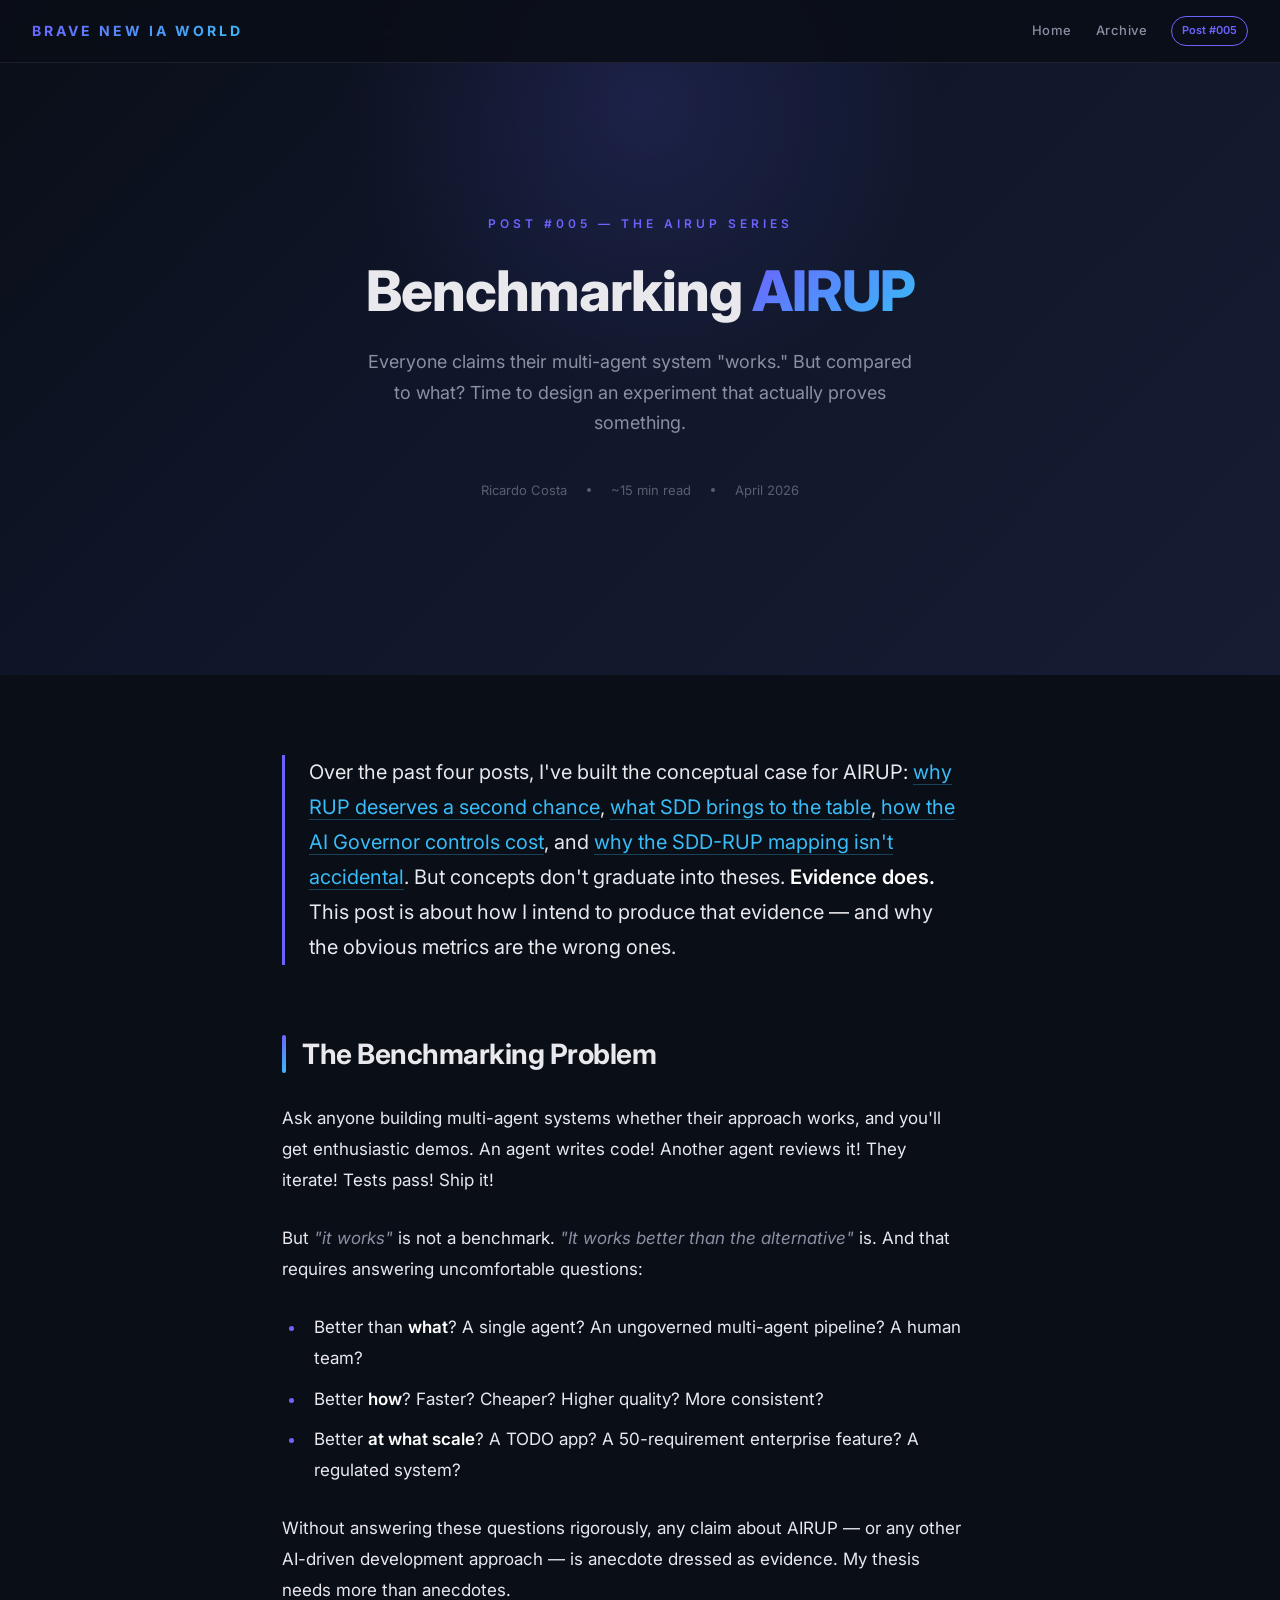
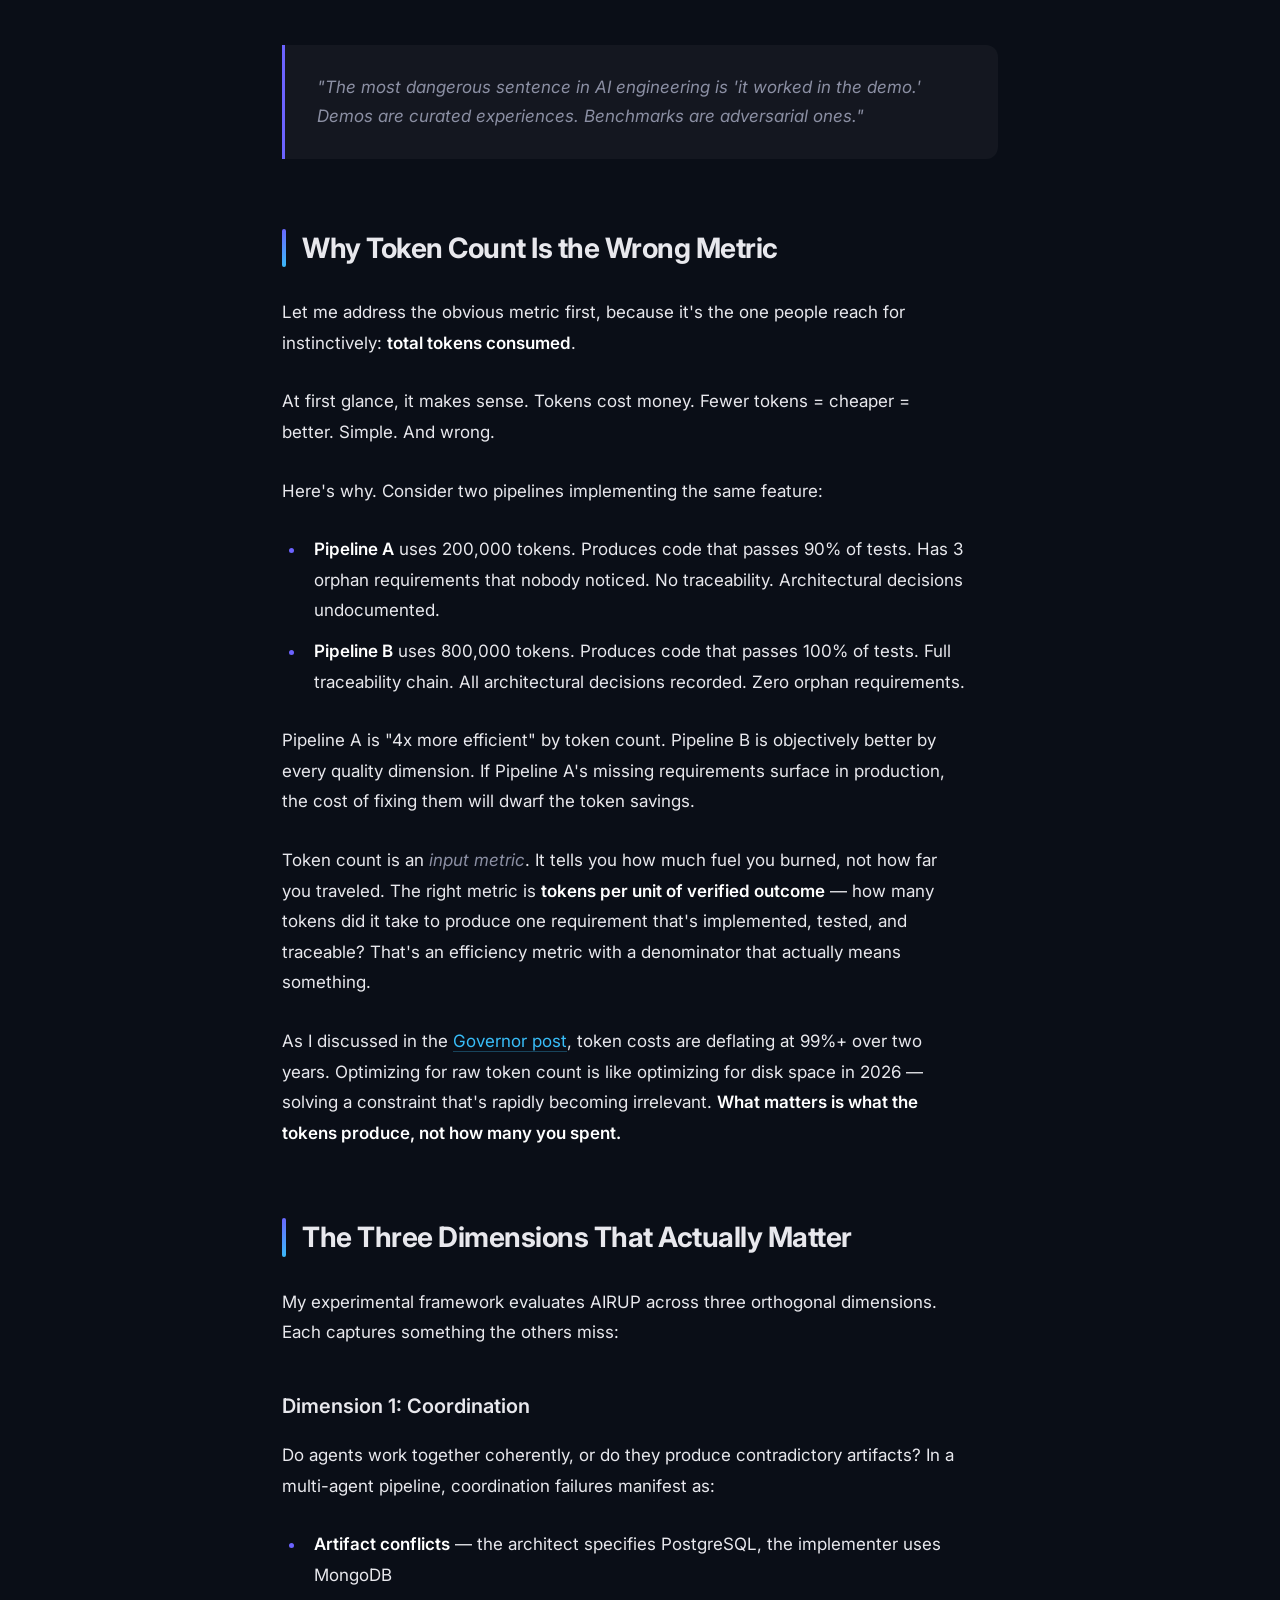
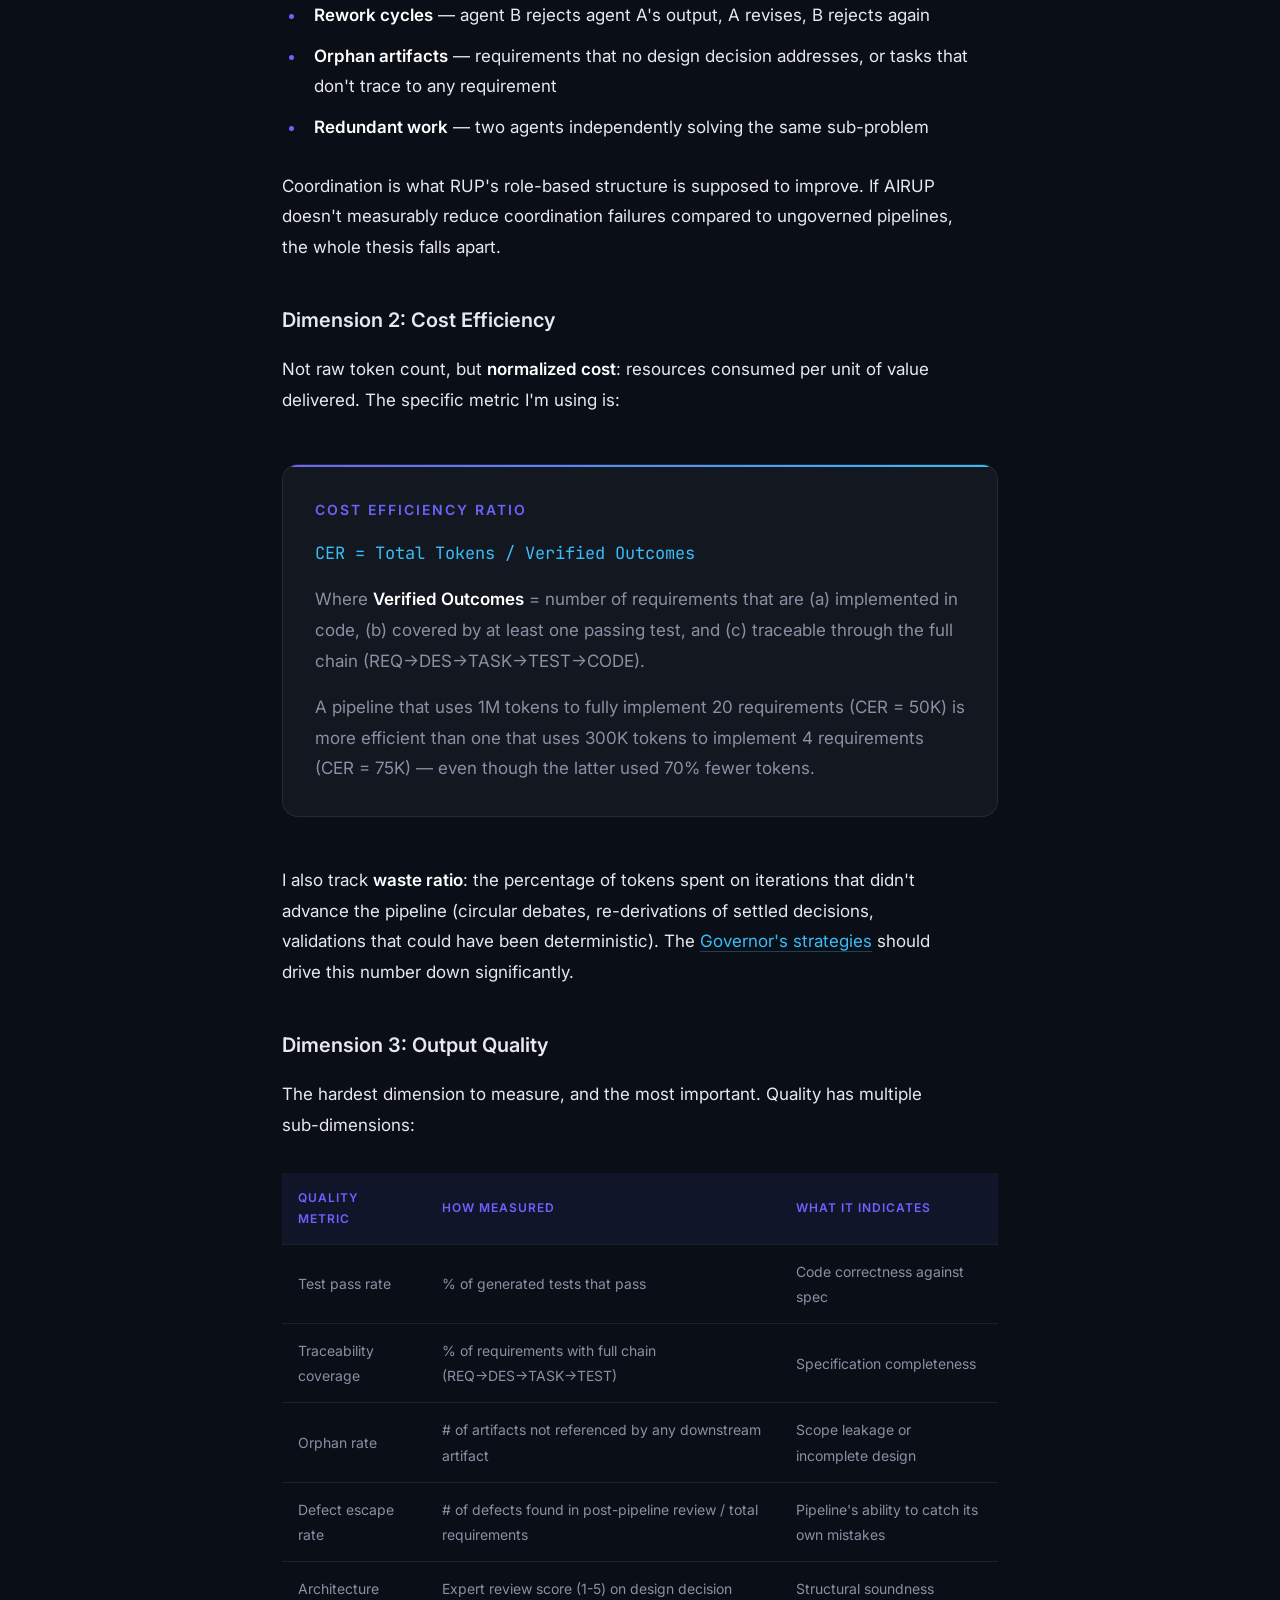
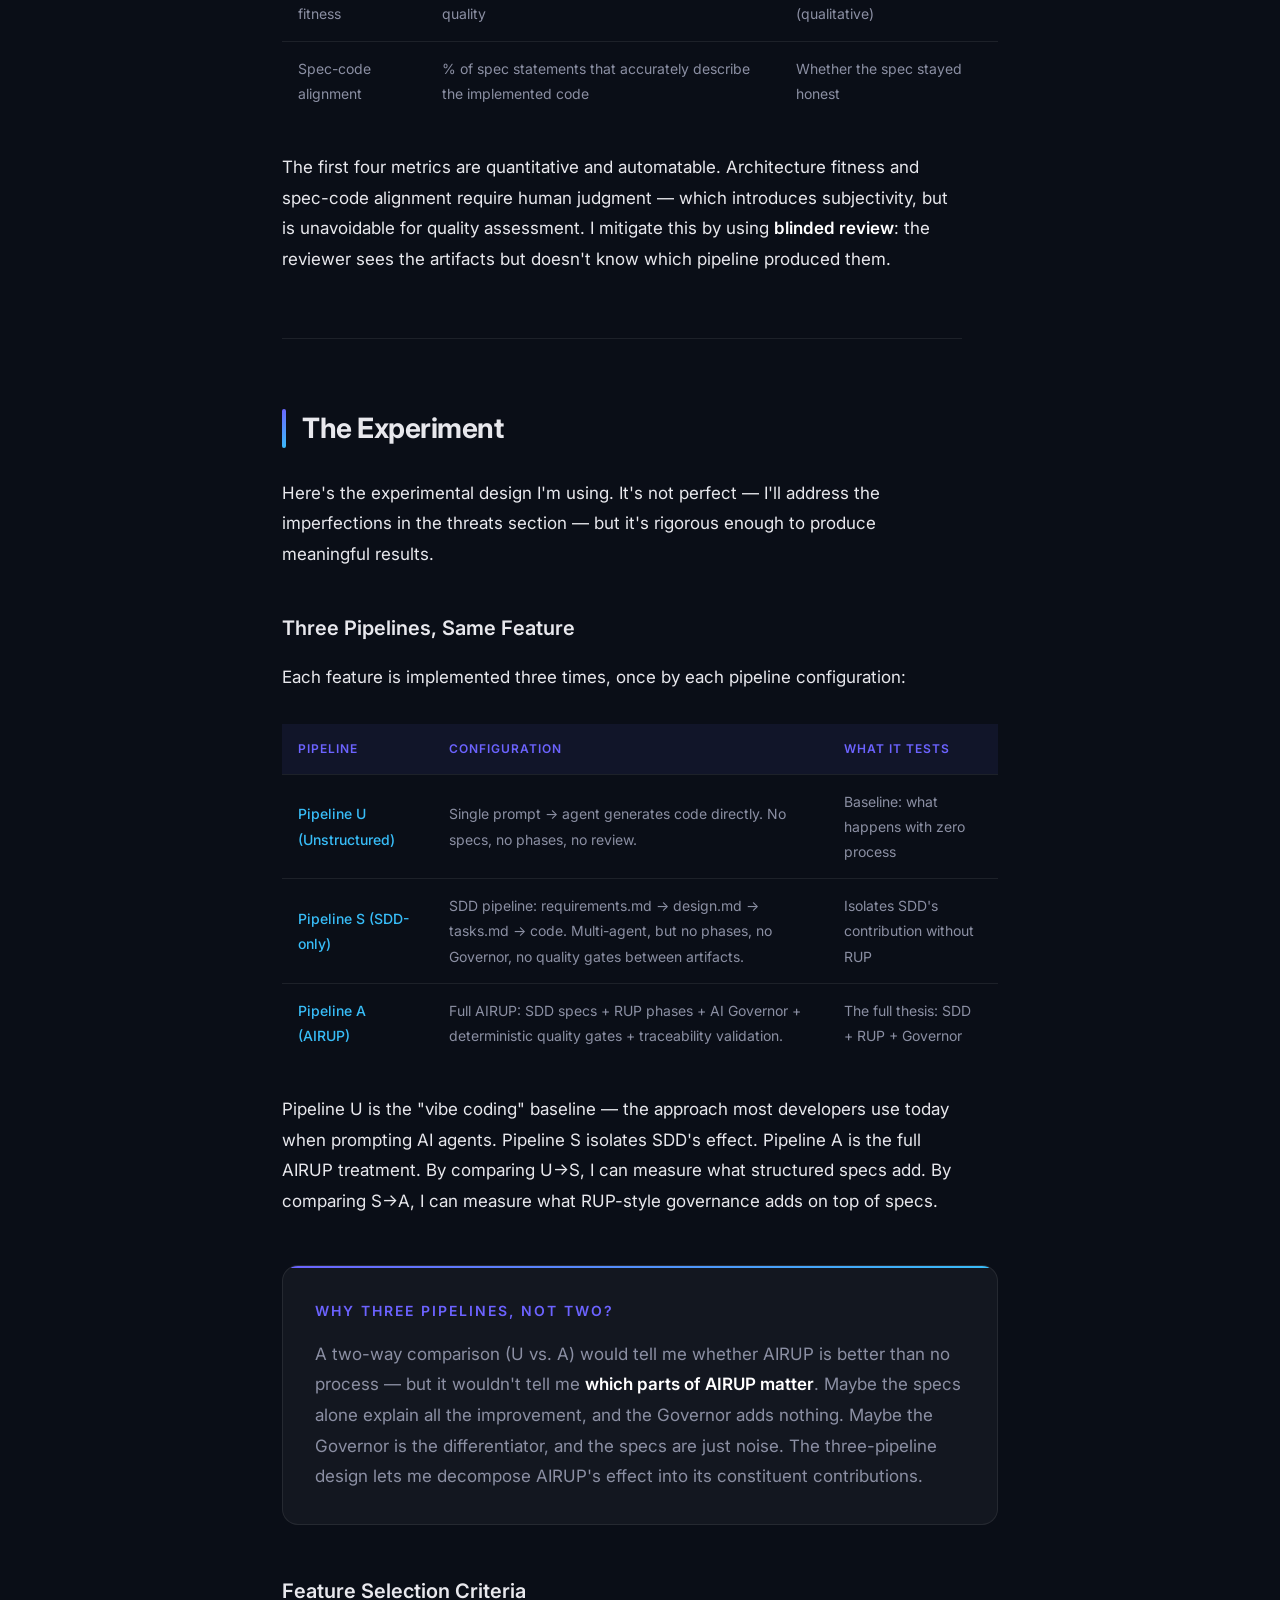
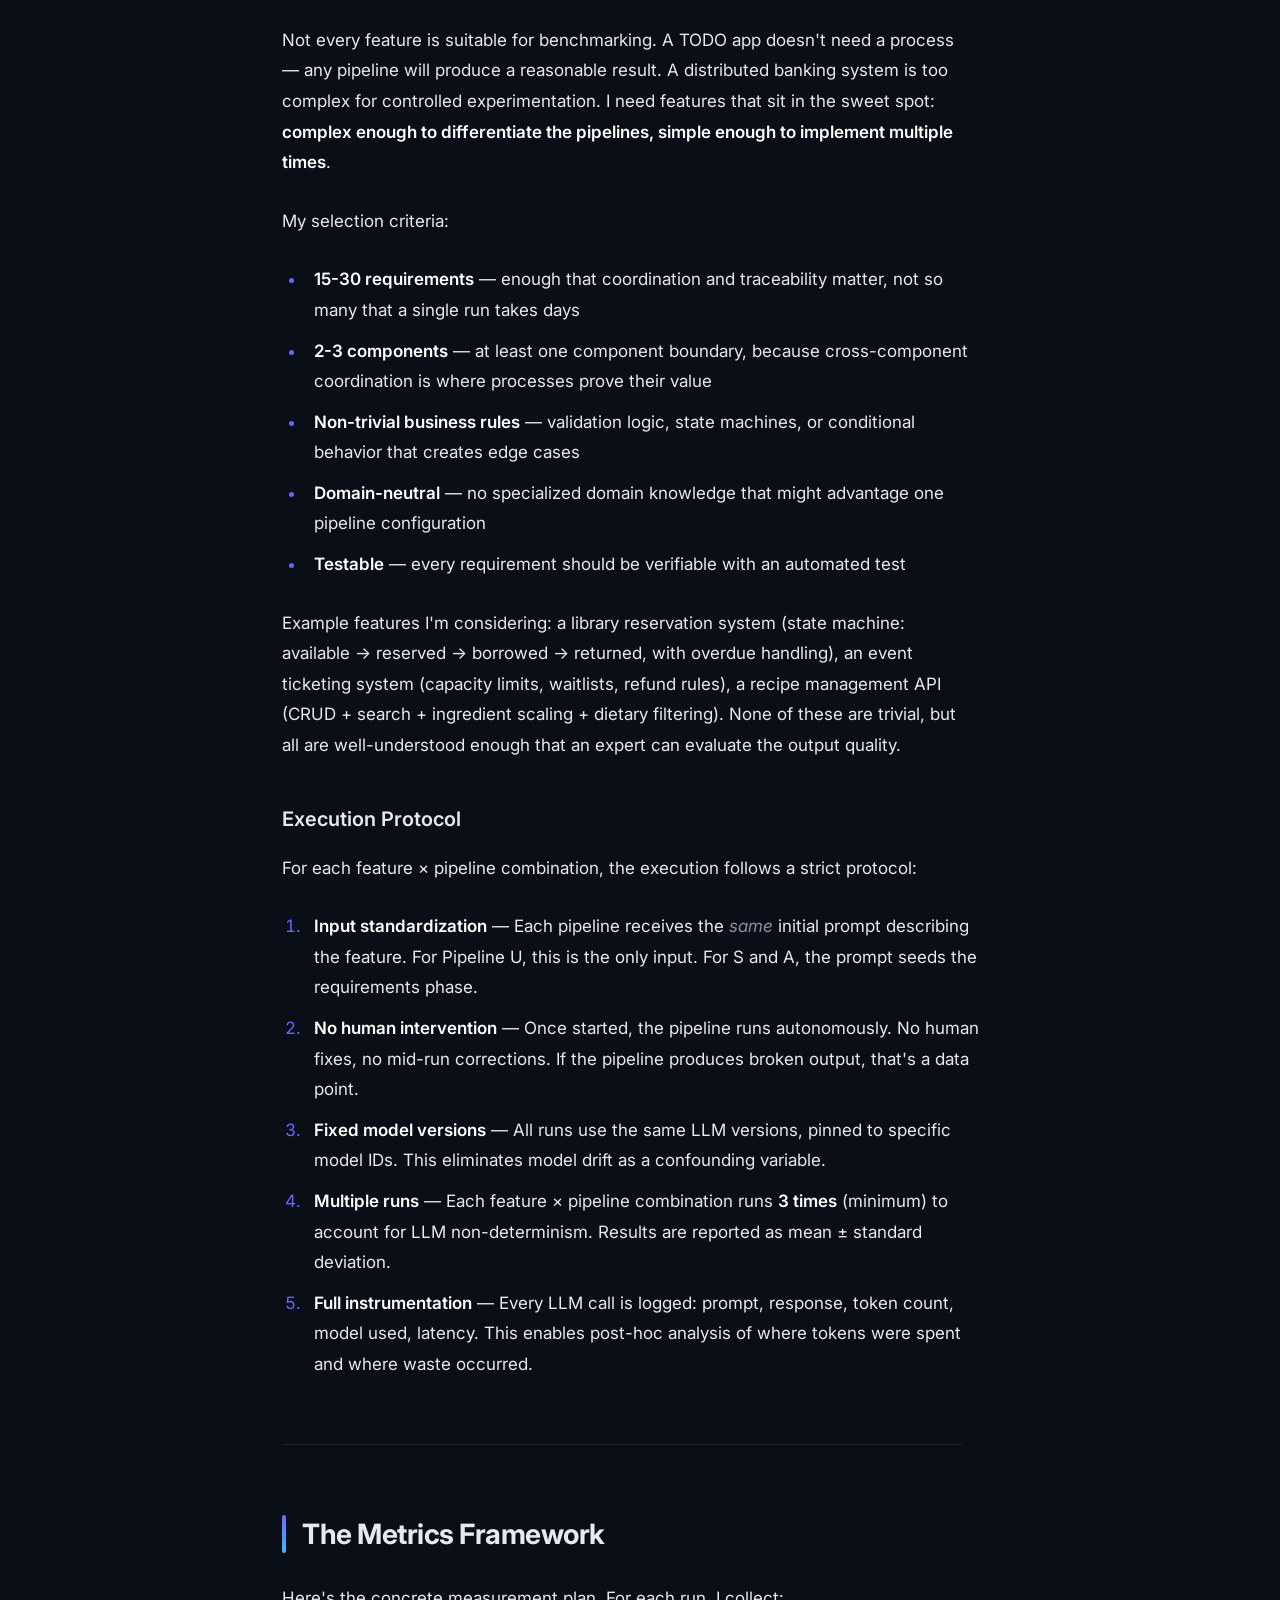
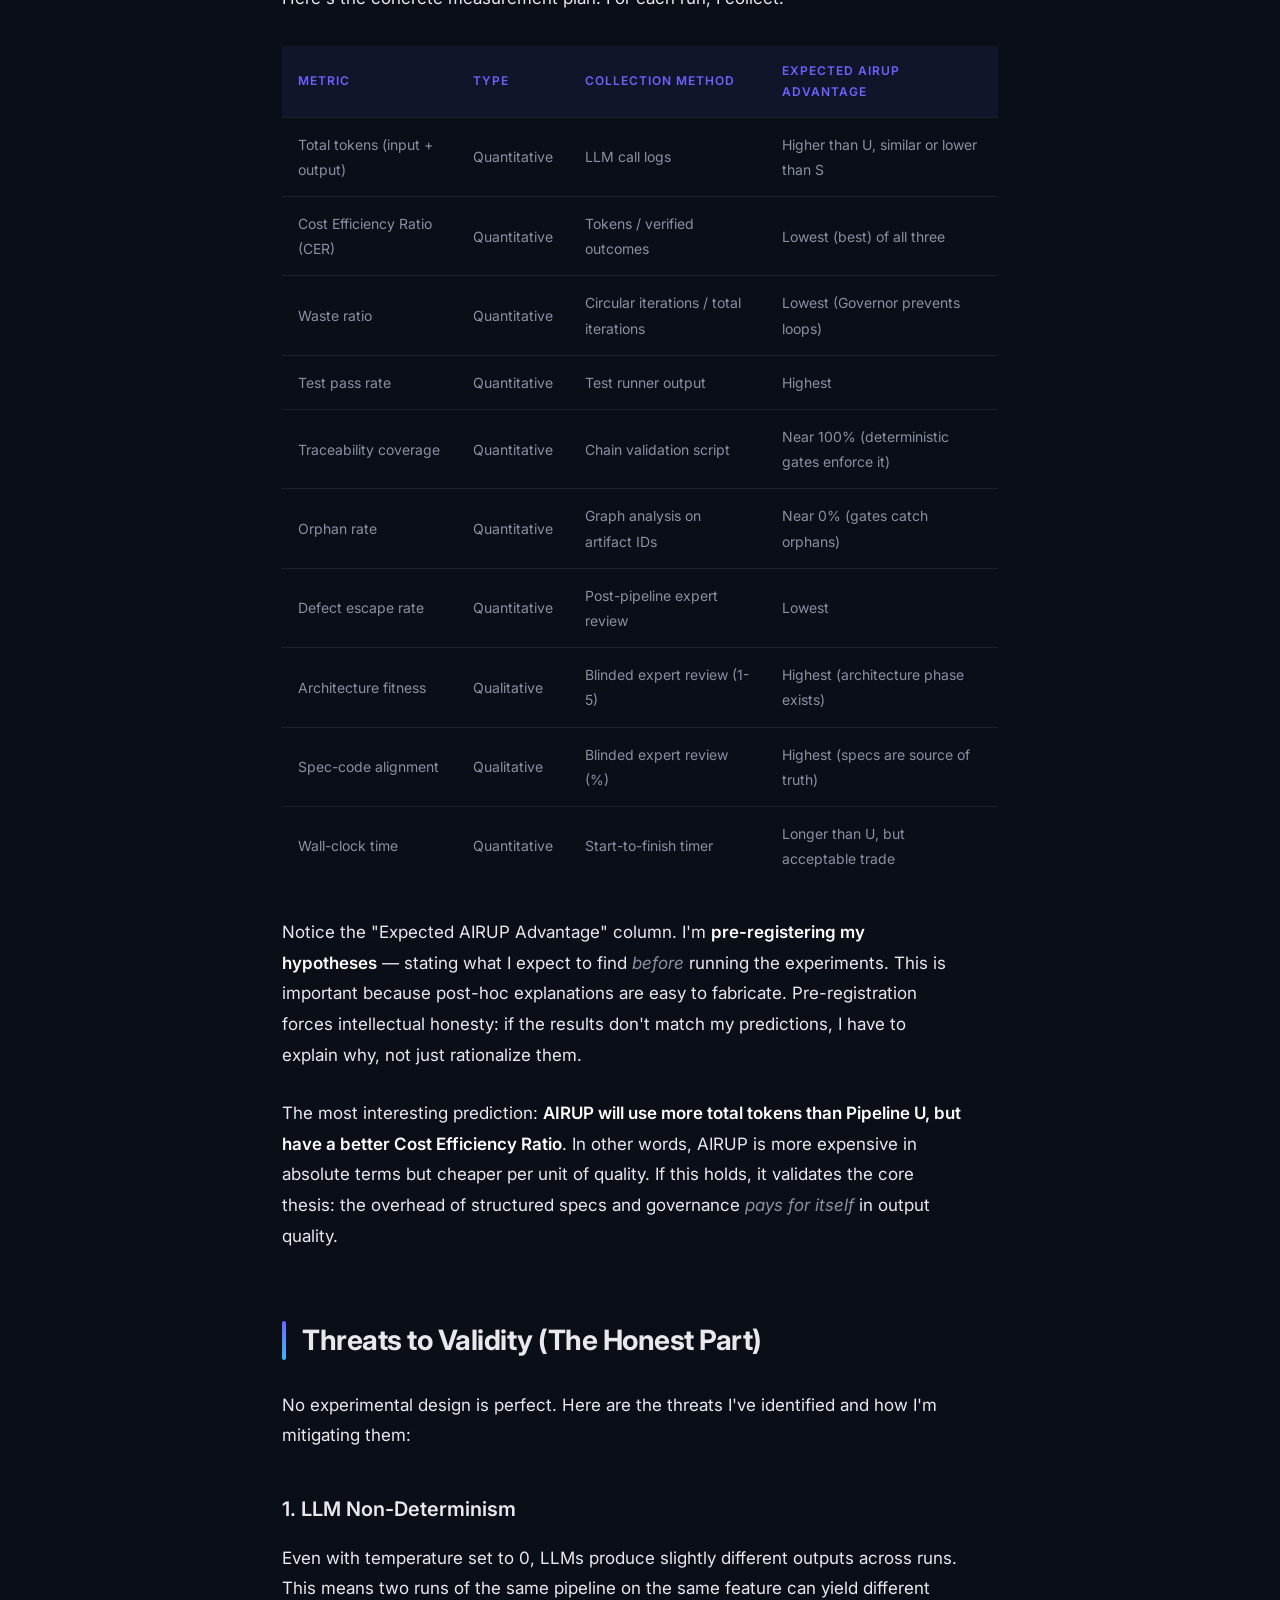
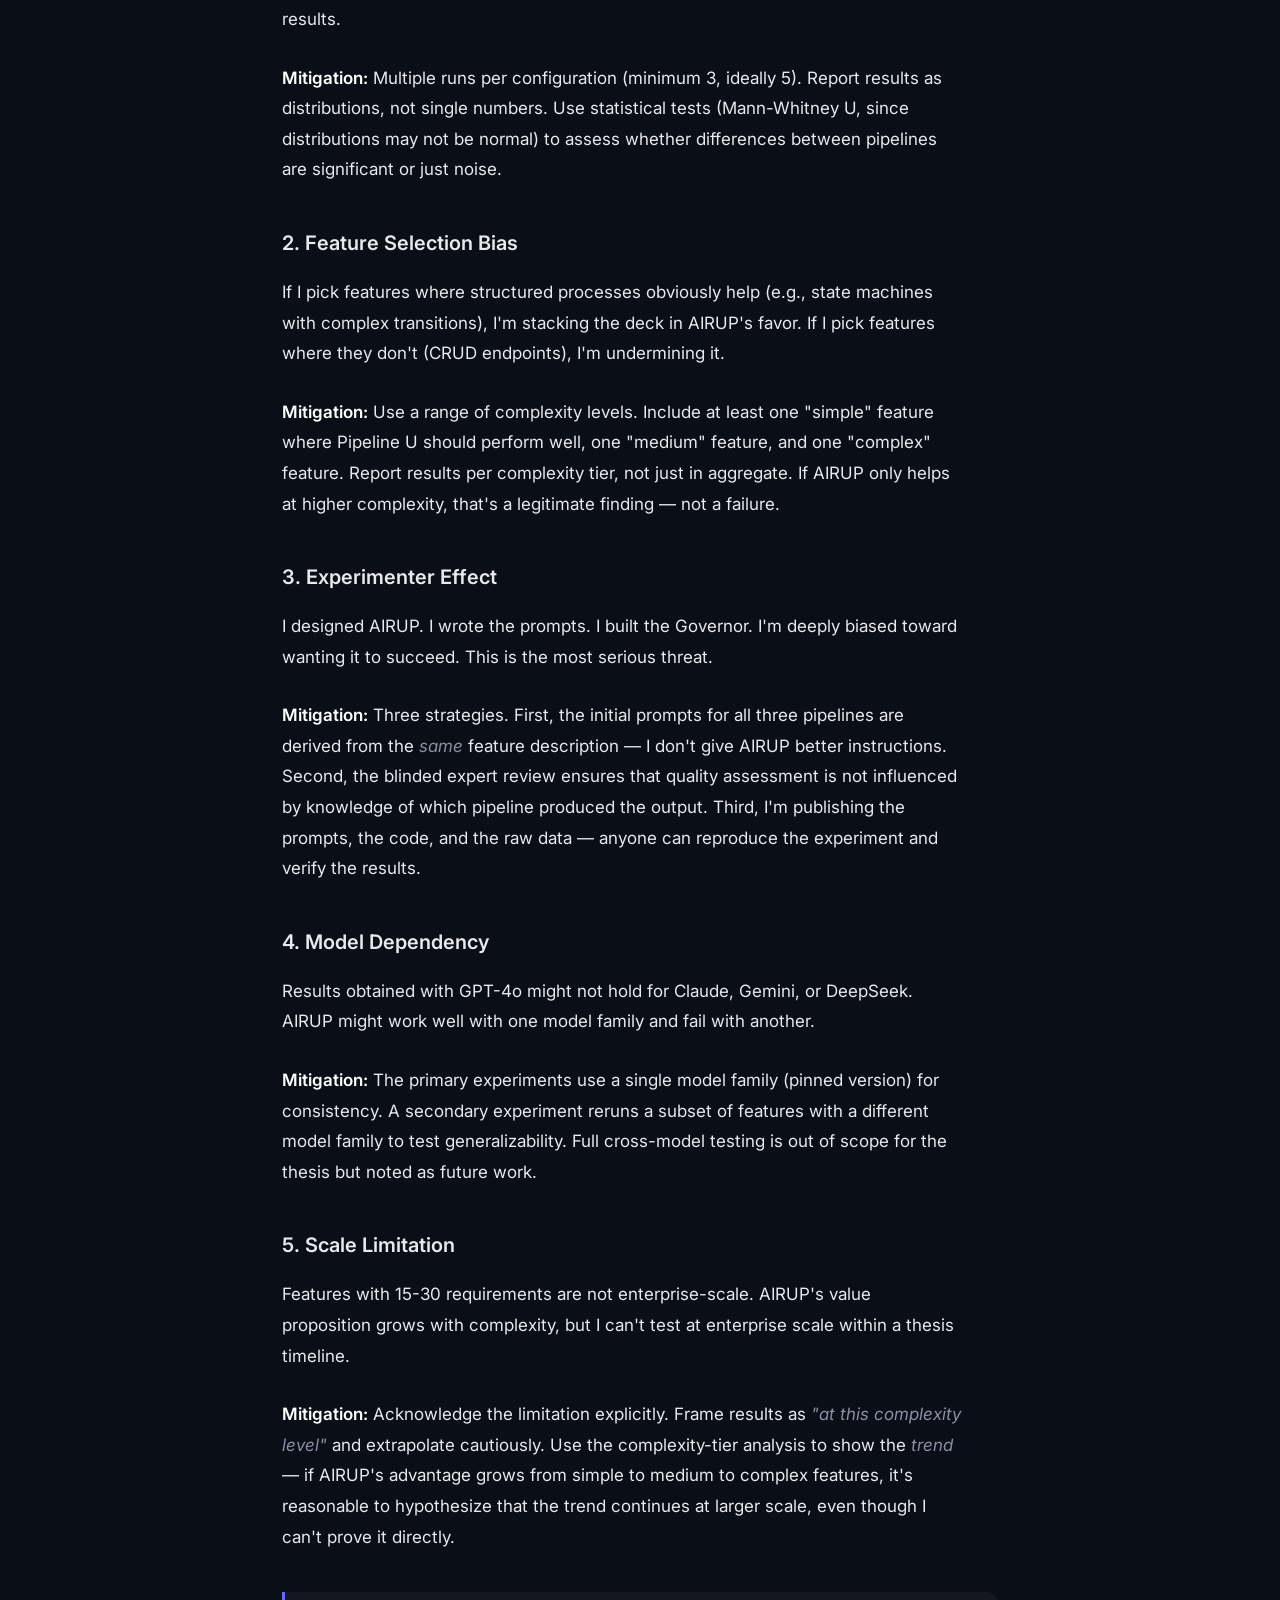
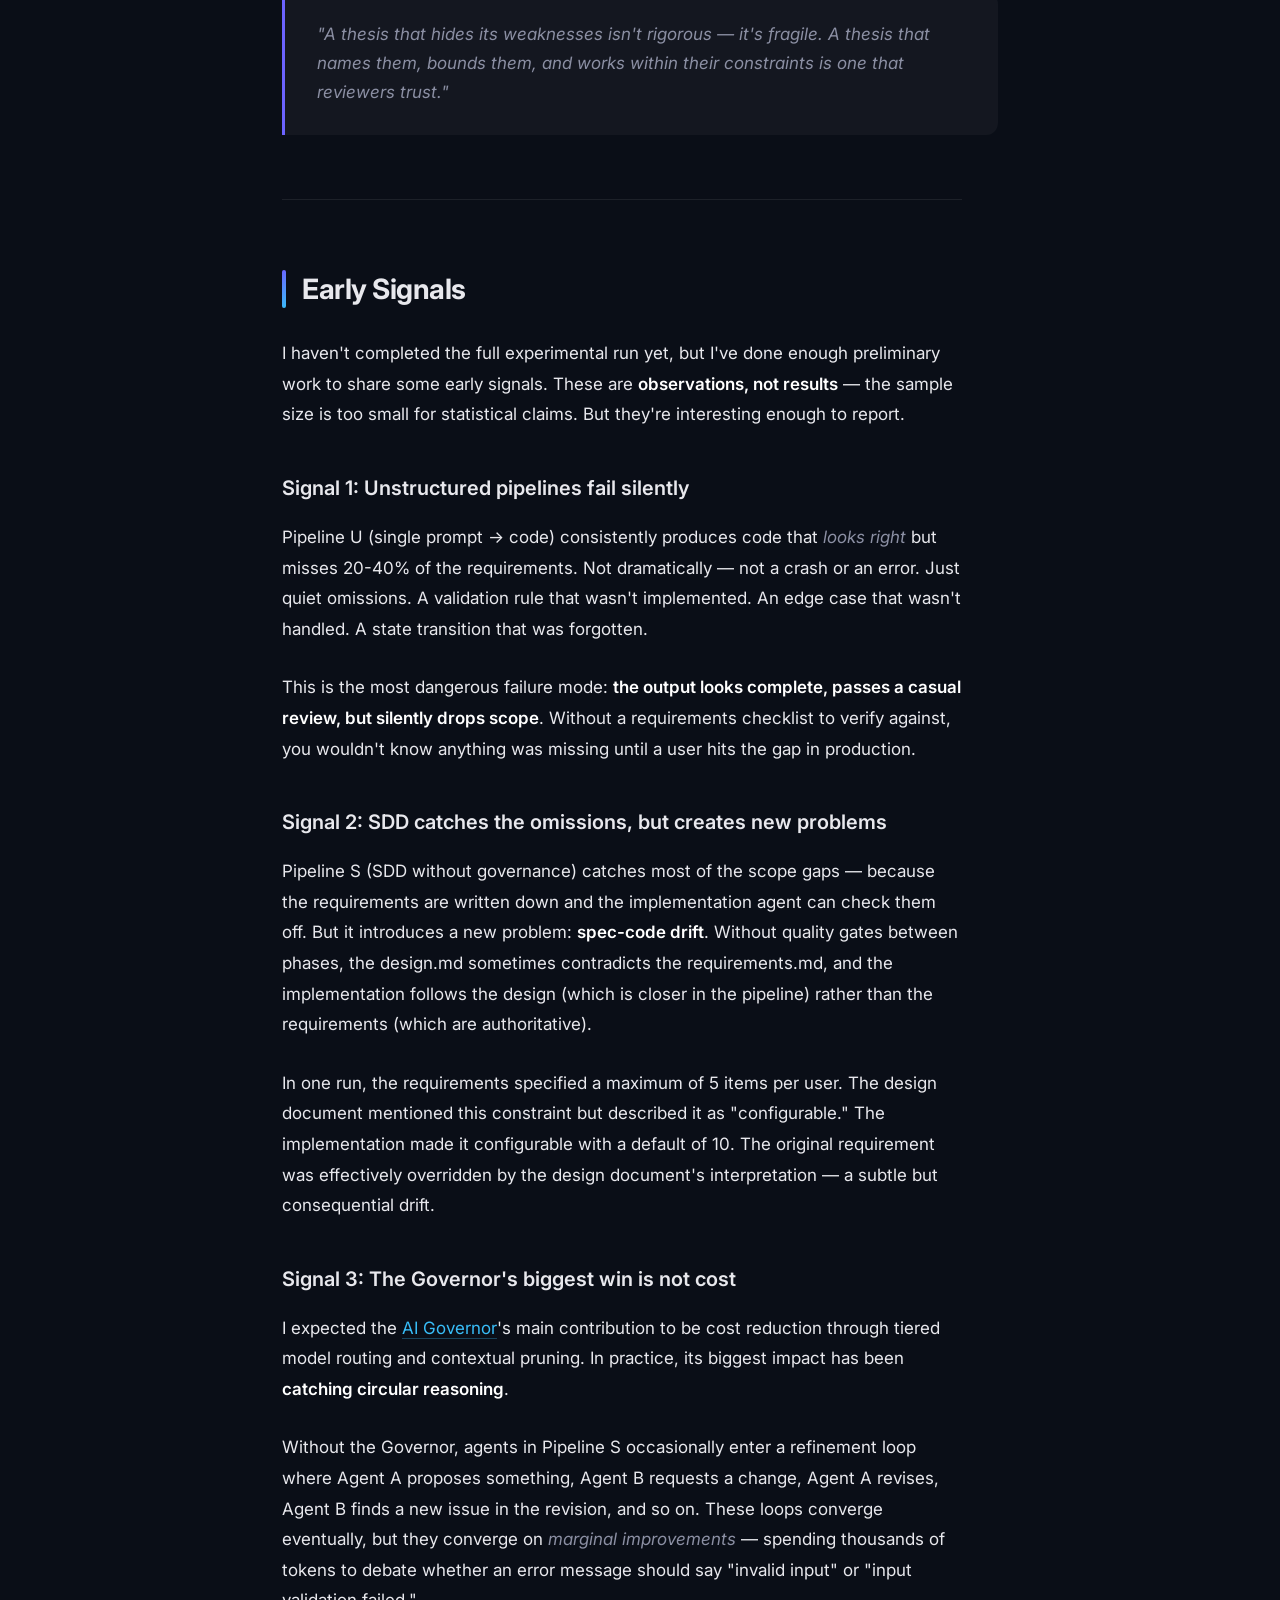
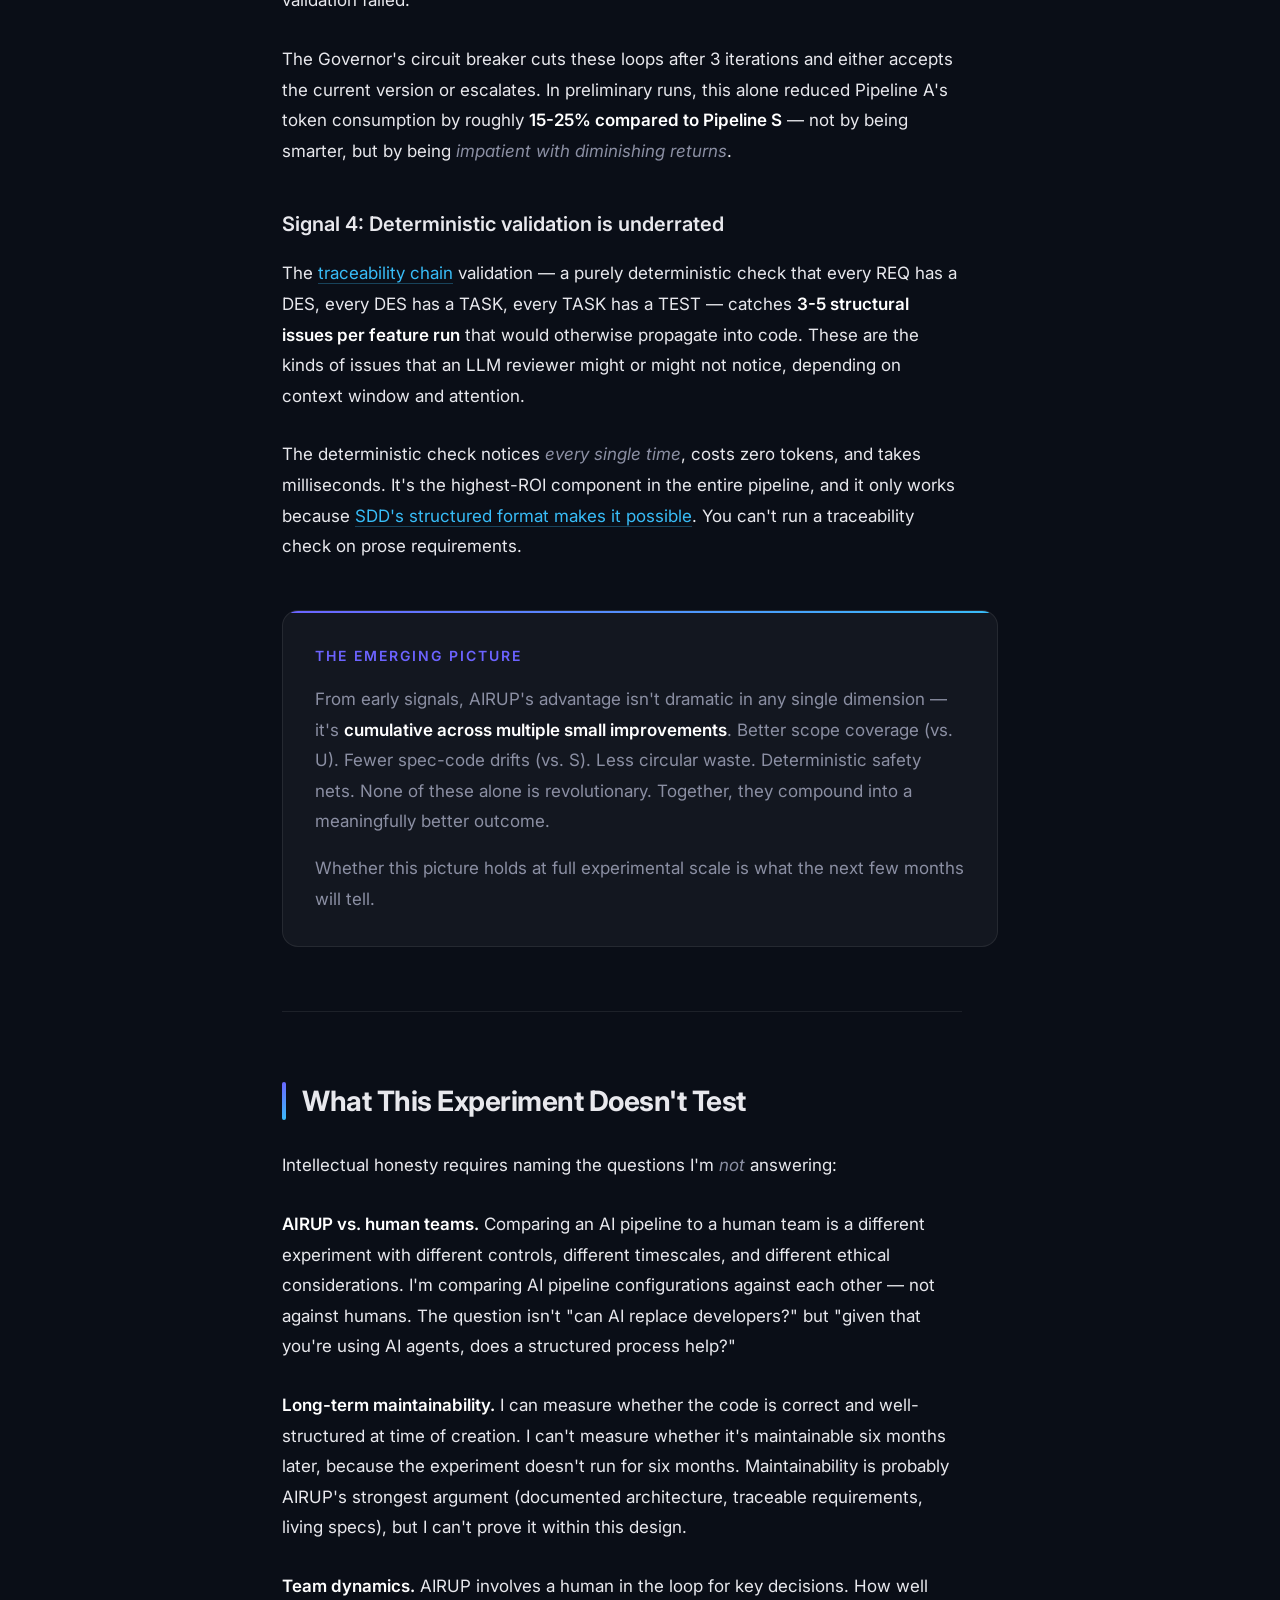
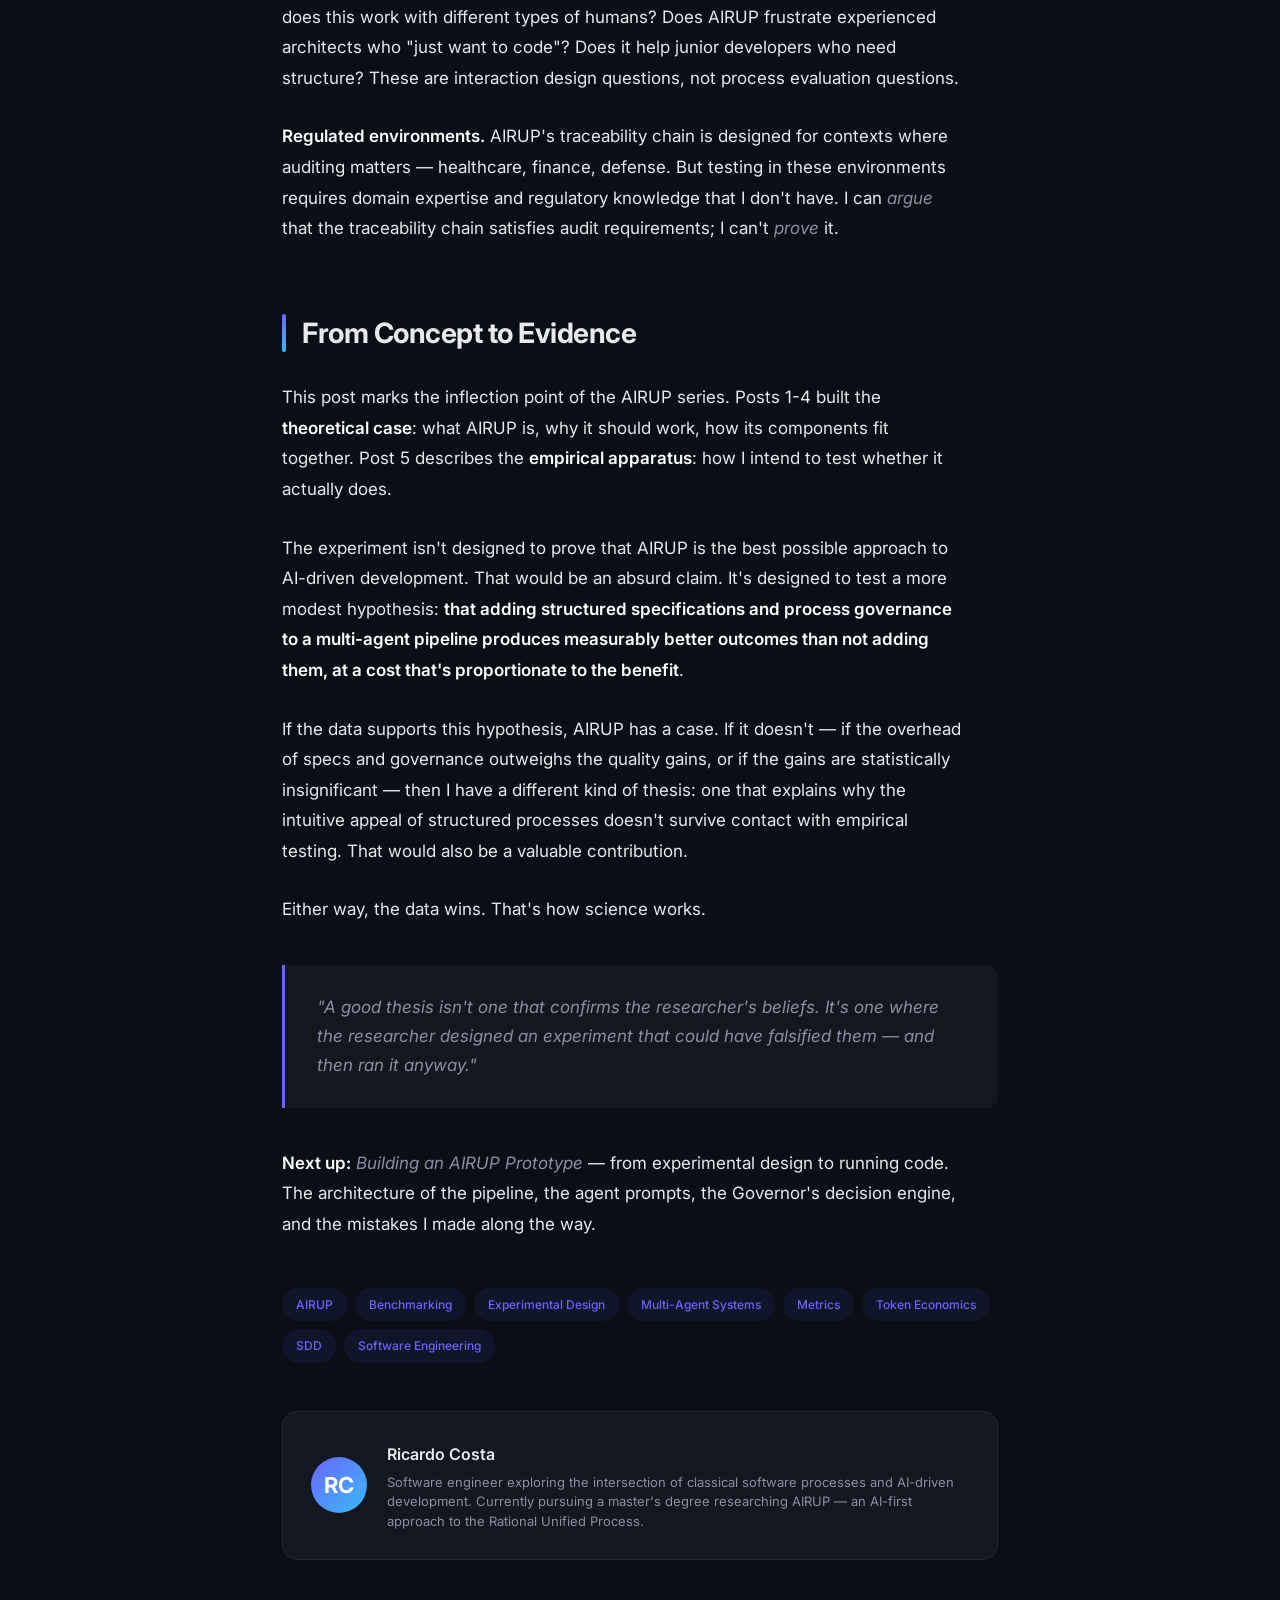
<file: posts/005-benchmarking-airup.html>
<!DOCTYPE html>
<html lang="en">
<head>
<meta charset="UTF-8">
<meta name="viewport" content="width=device-width, initial-scale=1.0">
<!-- Favicon -->
<link rel="icon" type="image/png" sizes="32x32" href="../images/favicon-32x32.png">
<link rel="icon" type="image/png" sizes="16x16" href="../images/favicon-16x16.png">
<link rel="apple-touch-icon" sizes="180x180" href="../images/apple-touch-icon.png">
<link rel="shortcut icon" href="../favicon.ico">
<meta name="google-site-verification" content="_97oaFM1mLh87ahif6GDfBCdHq6wlog85WR5xPBgUyk">
<title>Benchmarking AIRUP — How Do You Measure a Process Designed for AI Agents? | Brave New IA World</title>
<meta name="description" content="Everyone claims multi-agent systems work — but compared to what? An experimental design for benchmarking AIRUP against ungoverned agents: metrics, controls, threats to validity, and why token count is the most misleading benchmark in AI-driven development.">
<meta name="author" content="Ricardo Costa">
<meta name="keywords" content="AIRUP, benchmarking, multi-agent systems, experimental design, metrics, coordination, cost, quality, token economics, SDD, RUP, AI agents, software engineering, master thesis">
<meta property="og:type" content="article">
<meta property="og:title" content="Benchmarking AIRUP — How Do You Measure a Process Designed for AI Agents?">
<meta property="og:description" content="Everyone claims multi-agent systems work — but compared to what? An experimental design for benchmarking AIRUP: metrics, controls, and why token count is the worst benchmark.">
<meta property="og:site_name" content="Brave New IA World">
<meta property="og:url" content="https://bravenewiaworld.com/posts/005-benchmarking-airup.html">
<meta property="og:image" content="https://bravenewiaworld.com/images/og-post-005.png">
<meta property="og:image:width" content="1200">
<meta property="og:image:height" content="630">
<meta name="twitter:card" content="summary_large_image">
<meta name="twitter:title" content="Benchmarking AIRUP — How Do You Measure a Process Designed for AI Agents?">
<meta name="twitter:description" content="An experimental design for benchmarking AIRUP against ungoverned multi-agent pipelines. Metrics, controls, and why token count is misleading.">
<meta name="twitter:image" content="https://bravenewiaworld.com/images/og-post-005.png">
<meta property="article:published_time" content="2026-04-13">
<meta property="article:author" content="Ricardo Costa">
<meta property="article:section" content="Software Engineering">
<meta property="article:tag" content="AIRUP">
<meta property="article:tag" content="Benchmarking">
<meta property="article:tag" content="Multi-Agent Systems">
<meta property="article:tag" content="Experimental Design">
<meta property="article:tag" content="Metrics">
<link rel="canonical" href="https://bravenewiaworld.com/posts/005-benchmarking-airup.html">

<!-- Structured Data: Article -->
<script type="application/ld+json">
{
  "@context": "https://schema.org",
  "@type": "BlogPosting",
  "headline": "Benchmarking AIRUP — How Do You Measure a Process Designed for AI Agents?",
  "description": "An experimental design for benchmarking AIRUP against ungoverned multi-agent pipelines. Metrics framework, control groups, threats to validity, and early signals from preliminary runs.",
  "url": "https://bravenewiaworld.com/posts/005-benchmarking-airup.html",
  "datePublished": "2026-04-13",
  "dateModified": "2026-04-13",
  "author": {
    "@type": "Person",
    "name": "Ricardo Costa"
  },
  "publisher": {
    "@type": "Organization",
    "name": "Brave New IA World"
  },
  "mainEntityOfPage": {
    "@type": "WebPage",
    "@id": "https://bravenewiaworld.com/posts/005-benchmarking-airup.html"
  },
  "keywords": ["AIRUP", "benchmarking", "multi-agent systems", "experimental design", "metrics", "coordination", "cost", "quality", "SDD", "RUP", "AI agents"],
  "articleSection": "Software Engineering",
  "wordCount": 3800,
  "timeRequired": "PT15M"
}
</script>

<link href="https://fonts.googleapis.com/css2?family=Inter:wght@300;400;500;600;700;800;900&family=JetBrains+Mono:wght@400;500;600&display=swap" rel="stylesheet">
<link rel="stylesheet" href="../css/style.css">
</head>
<body>

<!-- HEADER -->
<header class="blog-header">
  <a href="/" class="blog-brand">Brave New IA World</a>
  <nav class="blog-nav">
    <a href="/">Home</a>
    <a href="/#posts">Archive</a>
    <span class="tag">Post #005</span>
  </nav>
</header>

<!-- HERO -->
<section class="hero-post">
  <div class="hero-label">Post #005 &mdash; The AIRUP Series</div>
  <h1>Benchmarking <span class="highlight">AIRUP</span></h1>
  <p class="hero-subtitle">Everyone claims their multi-agent system "works." But compared to what? Time to design an experiment that actually proves something.</p>
  <div class="hero-meta">
    <span>Ricardo Costa</span>
    <span class="dot"></span>
    <span>~15 min read</span>
    <span class="dot"></span>
    <time datetime="2026-04-13">April 2026</time>
  </div>
</section>

<!-- ARTICLE -->
<article class="article">

  <p class="lead fade-in">
    Over the past four posts, I've built the conceptual case for AIRUP: <a href="001-can-ai-resurrect-rup.html">why RUP deserves a second chance</a>, <a href="002-what-is-sdd.html">what SDD brings to the table</a>, <a href="003-the-ai-governor-pattern.html">how the AI Governor controls cost</a>, and <a href="004-sdd-meets-rup.html">why the SDD-RUP mapping isn't accidental</a>. But concepts don't graduate into theses. <strong>Evidence does.</strong> This post is about how I intend to produce that evidence &mdash; and why the obvious metrics are the wrong ones.
  </p>

  <!-- SECTION: THE PROBLEM -->
  <h2 class="fade-in">The Benchmarking Problem</h2>

  <p class="fade-in">
    Ask anyone building multi-agent systems whether their approach works, and you'll get enthusiastic demos. An agent writes code! Another agent reviews it! They iterate! Tests pass! Ship it!
  </p>

  <p class="fade-in">
    But <em>"it works"</em> is not a benchmark. <em>"It works better than the alternative"</em> is. And that requires answering uncomfortable questions:
  </p>

  <ul class="fade-in">
    <li>Better than <strong>what</strong>? A single agent? An ungoverned multi-agent pipeline? A human team?</li>
    <li>Better <strong>how</strong>? Faster? Cheaper? Higher quality? More consistent?</li>
    <li>Better <strong>at what scale</strong>? A TODO app? A 50-requirement enterprise feature? A regulated system?</li>
  </ul>

  <p class="fade-in">
    Without answering these questions rigorously, any claim about AIRUP &mdash; or any other AI-driven development approach &mdash; is anecdote dressed as evidence. My thesis needs more than anecdotes.
  </p>

  <blockquote class="fade-in">
    "The most dangerous sentence in AI engineering is 'it worked in the demo.' Demos are curated experiences. Benchmarks are adversarial ones."
  </blockquote>

  <!-- SECTION: WRONG METRIC -->
  <h2 class="fade-in">Why Token Count Is the Wrong Metric</h2>

  <p class="fade-in">
    Let me address the obvious metric first, because it's the one people reach for instinctively: <strong>total tokens consumed</strong>.
  </p>

  <p class="fade-in">
    At first glance, it makes sense. Tokens cost money. Fewer tokens = cheaper = better. Simple. And wrong.
  </p>

  <p class="fade-in">
    Here's why. Consider two pipelines implementing the same feature:
  </p>

  <ul class="fade-in">
    <li><strong>Pipeline A</strong> uses 200,000 tokens. Produces code that passes 90% of tests. Has 3 orphan requirements that nobody noticed. No traceability. Architectural decisions undocumented.</li>
    <li><strong>Pipeline B</strong> uses 800,000 tokens. Produces code that passes 100% of tests. Full traceability chain. All architectural decisions recorded. Zero orphan requirements.</li>
  </ul>

  <p class="fade-in">
    Pipeline A is "4x more efficient" by token count. Pipeline B is objectively better by every quality dimension. If Pipeline A's missing requirements surface in production, the cost of fixing them will dwarf the token savings.
  </p>

  <p class="fade-in">
    Token count is an <em>input metric</em>. It tells you how much fuel you burned, not how far you traveled. The right metric is <strong>tokens per unit of verified outcome</strong> &mdash; how many tokens did it take to produce one requirement that's implemented, tested, and traceable? That's an efficiency metric with a denominator that actually means something.
  </p>

  <p class="fade-in">
    As I discussed in the <a href="003-the-ai-governor-pattern.html">Governor post</a>, token costs are deflating at 99%+ over two years. Optimizing for raw token count is like optimizing for disk space in 2026 &mdash; solving a constraint that's rapidly becoming irrelevant. <strong>What matters is what the tokens produce, not how many you spent.</strong>
  </p>

  <!-- SECTION: THREE DIMENSIONS -->
  <h2 class="fade-in">The Three Dimensions That Actually Matter</h2>

  <p class="fade-in">
    My experimental framework evaluates AIRUP across three orthogonal dimensions. Each captures something the others miss:
  </p>

  <h3 class="fade-in">Dimension 1: Coordination</h3>

  <p class="fade-in">
    Do agents work together coherently, or do they produce contradictory artifacts? In a multi-agent pipeline, coordination failures manifest as:
  </p>

  <ul class="fade-in">
    <li><strong>Artifact conflicts</strong> &mdash; the architect specifies PostgreSQL, the implementer uses MongoDB</li>
    <li><strong>Rework cycles</strong> &mdash; agent B rejects agent A's output, A revises, B rejects again</li>
    <li><strong>Orphan artifacts</strong> &mdash; requirements that no design decision addresses, or tasks that don't trace to any requirement</li>
    <li><strong>Redundant work</strong> &mdash; two agents independently solving the same sub-problem</li>
  </ul>

  <p class="fade-in">
    Coordination is what RUP's role-based structure is supposed to improve. If AIRUP doesn't measurably reduce coordination failures compared to ungoverned pipelines, the whole thesis falls apart.
  </p>

  <h3 class="fade-in">Dimension 2: Cost Efficiency</h3>

  <p class="fade-in">
    Not raw token count, but <strong>normalized cost</strong>: resources consumed per unit of value delivered. The specific metric I'm using is:
  </p>

  <div class="callout fade-in">
    <h4>Cost Efficiency Ratio</h4>
    <p>
      <code style="font-family:var(--mono);color:var(--accent-secondary);">CER = Total Tokens / Verified Outcomes</code>
    </p>
    <p>
      Where <strong>Verified Outcomes</strong> = number of requirements that are (a) implemented in code, (b) covered by at least one passing test, and (c) traceable through the full chain (REQ&rarr;DES&rarr;TASK&rarr;TEST&rarr;CODE).
    </p>
    <p>
      A pipeline that uses 1M tokens to fully implement 20 requirements (CER = 50K) is more efficient than one that uses 300K tokens to implement 4 requirements (CER = 75K) &mdash; even though the latter used 70% fewer tokens.
    </p>
  </div>

  <p class="fade-in">
    I also track <strong>waste ratio</strong>: the percentage of tokens spent on iterations that didn't advance the pipeline (circular debates, re-derivations of settled decisions, validations that could have been deterministic). The <a href="003-the-ai-governor-pattern.html">Governor's strategies</a> should drive this number down significantly.
  </p>

  <h3 class="fade-in">Dimension 3: Output Quality</h3>

  <p class="fade-in">
    The hardest dimension to measure, and the most important. Quality has multiple sub-dimensions:
  </p>

  <table class="comparison-table fade-in">
    <thead>
      <tr>
        <th>Quality Metric</th>
        <th>How Measured</th>
        <th>What It Indicates</th>
      </tr>
    </thead>
    <tbody>
      <tr>
        <td>Test pass rate</td>
        <td>% of generated tests that pass</td>
        <td>Code correctness against spec</td>
      </tr>
      <tr>
        <td>Traceability coverage</td>
        <td>% of requirements with full chain (REQ&rarr;DES&rarr;TASK&rarr;TEST)</td>
        <td>Specification completeness</td>
      </tr>
      <tr>
        <td>Orphan rate</td>
        <td># of artifacts not referenced by any downstream artifact</td>
        <td>Scope leakage or incomplete design</td>
      </tr>
      <tr>
        <td>Defect escape rate</td>
        <td># of defects found in post-pipeline review / total requirements</td>
        <td>Pipeline's ability to catch its own mistakes</td>
      </tr>
      <tr>
        <td>Architecture fitness</td>
        <td>Expert review score (1-5) on design decision quality</td>
        <td>Structural soundness (qualitative)</td>
      </tr>
      <tr>
        <td>Spec-code alignment</td>
        <td>% of spec statements that accurately describe the implemented code</td>
        <td>Whether the spec stayed honest</td>
      </tr>
    </tbody>
  </table>

  <p class="fade-in">
    The first four metrics are quantitative and automatable. Architecture fitness and spec-code alignment require human judgment &mdash; which introduces subjectivity, but is unavoidable for quality assessment. I mitigate this by using <strong>blinded review</strong>: the reviewer sees the artifacts but doesn't know which pipeline produced them.
  </p>

  <hr class="separator">

  <!-- SECTION: EXPERIMENTAL DESIGN -->
  <h2 class="fade-in">The Experiment</h2>

  <p class="fade-in">
    Here's the experimental design I'm using. It's not perfect &mdash; I'll address the imperfections in the threats section &mdash; but it's rigorous enough to produce meaningful results.
  </p>

  <h3 class="fade-in">Three Pipelines, Same Feature</h3>

  <p class="fade-in">
    Each feature is implemented three times, once by each pipeline configuration:
  </p>

  <table class="comparison-table fade-in">
    <thead>
      <tr>
        <th>Pipeline</th>
        <th>Configuration</th>
        <th>What It Tests</th>
      </tr>
    </thead>
    <tbody>
      <tr>
        <td class="role-agent">Pipeline U (Unstructured)</td>
        <td>Single prompt &rarr; agent generates code directly. No specs, no phases, no review.</td>
        <td>Baseline: what happens with zero process</td>
      </tr>
      <tr>
        <td class="role-agent">Pipeline S (SDD-only)</td>
        <td>SDD pipeline: requirements.md &rarr; design.md &rarr; tasks.md &rarr; code. Multi-agent, but no phases, no Governor, no quality gates between artifacts.</td>
        <td>Isolates SDD's contribution without RUP</td>
      </tr>
      <tr>
        <td class="role-agent">Pipeline A (AIRUP)</td>
        <td>Full AIRUP: SDD specs + RUP phases + AI Governor + deterministic quality gates + traceability validation.</td>
        <td>The full thesis: SDD + RUP + Governor</td>
      </tr>
    </tbody>
  </table>

  <p class="fade-in">
    Pipeline U is the "vibe coding" baseline &mdash; the approach most developers use today when prompting AI agents. Pipeline S isolates SDD's effect. Pipeline A is the full AIRUP treatment. By comparing U→S, I can measure what structured specs add. By comparing S→A, I can measure what RUP-style governance adds on top of specs.
  </p>

  <div class="callout fade-in">
    <h4>Why Three Pipelines, Not Two?</h4>
    <p>
      A two-way comparison (U vs. A) would tell me whether AIRUP is better than no process &mdash; but it wouldn't tell me <strong>which parts of AIRUP matter</strong>. Maybe the specs alone explain all the improvement, and the Governor adds nothing. Maybe the Governor is the differentiator, and the specs are just noise. The three-pipeline design lets me decompose AIRUP's effect into its constituent contributions.
    </p>
  </div>

  <h3 class="fade-in">Feature Selection Criteria</h3>

  <p class="fade-in">
    Not every feature is suitable for benchmarking. A TODO app doesn't need a process &mdash; any pipeline will produce a reasonable result. A distributed banking system is too complex for controlled experimentation. I need features that sit in the sweet spot: <strong>complex enough to differentiate the pipelines, simple enough to implement multiple times</strong>.
  </p>

  <p class="fade-in">
    My selection criteria:
  </p>

  <ul class="fade-in">
    <li><strong>15-30 requirements</strong> &mdash; enough that coordination and traceability matter, not so many that a single run takes days</li>
    <li><strong>2-3 components</strong> &mdash; at least one component boundary, because cross-component coordination is where processes prove their value</li>
    <li><strong>Non-trivial business rules</strong> &mdash; validation logic, state machines, or conditional behavior that creates edge cases</li>
    <li><strong>Domain-neutral</strong> &mdash; no specialized domain knowledge that might advantage one pipeline configuration</li>
    <li><strong>Testable</strong> &mdash; every requirement should be verifiable with an automated test</li>
  </ul>

  <p class="fade-in">
    Example features I'm considering: a library reservation system (state machine: available → reserved → borrowed → returned, with overdue handling), an event ticketing system (capacity limits, waitlists, refund rules), a recipe management API (CRUD + search + ingredient scaling + dietary filtering). None of these are trivial, but all are well-understood enough that an expert can evaluate the output quality.
  </p>

  <h3 class="fade-in">Execution Protocol</h3>

  <p class="fade-in">
    For each feature × pipeline combination, the execution follows a strict protocol:
  </p>

  <ol class="fade-in">
    <li><strong>Input standardization</strong> &mdash; Each pipeline receives the <em>same</em> initial prompt describing the feature. For Pipeline U, this is the only input. For S and A, the prompt seeds the requirements phase.</li>
    <li><strong>No human intervention</strong> &mdash; Once started, the pipeline runs autonomously. No human fixes, no mid-run corrections. If the pipeline produces broken output, that's a data point.</li>
    <li><strong>Fixed model versions</strong> &mdash; All runs use the same LLM versions, pinned to specific model IDs. This eliminates model drift as a confounding variable.</li>
    <li><strong>Multiple runs</strong> &mdash; Each feature × pipeline combination runs <strong>3 times</strong> (minimum) to account for LLM non-determinism. Results are reported as mean ± standard deviation.</li>
    <li><strong>Full instrumentation</strong> &mdash; Every LLM call is logged: prompt, response, token count, model used, latency. This enables post-hoc analysis of where tokens were spent and where waste occurred.</li>
  </ol>

  <hr class="separator">

  <!-- SECTION: METRICS FRAMEWORK -->
  <h2 class="fade-in">The Metrics Framework</h2>

  <p class="fade-in">
    Here's the concrete measurement plan. For each run, I collect:
  </p>

  <table class="comparison-table fade-in">
    <thead>
      <tr>
        <th>Metric</th>
        <th>Type</th>
        <th>Collection Method</th>
        <th>Expected AIRUP Advantage</th>
      </tr>
    </thead>
    <tbody>
      <tr>
        <td>Total tokens (input + output)</td>
        <td>Quantitative</td>
        <td>LLM call logs</td>
        <td>Higher than U, similar or lower than S</td>
      </tr>
      <tr>
        <td>Cost Efficiency Ratio (CER)</td>
        <td>Quantitative</td>
        <td>Tokens / verified outcomes</td>
        <td>Lowest (best) of all three</td>
      </tr>
      <tr>
        <td>Waste ratio</td>
        <td>Quantitative</td>
        <td>Circular iterations / total iterations</td>
        <td>Lowest (Governor prevents loops)</td>
      </tr>
      <tr>
        <td>Test pass rate</td>
        <td>Quantitative</td>
        <td>Test runner output</td>
        <td>Highest</td>
      </tr>
      <tr>
        <td>Traceability coverage</td>
        <td>Quantitative</td>
        <td>Chain validation script</td>
        <td>Near 100% (deterministic gates enforce it)</td>
      </tr>
      <tr>
        <td>Orphan rate</td>
        <td>Quantitative</td>
        <td>Graph analysis on artifact IDs</td>
        <td>Near 0% (gates catch orphans)</td>
      </tr>
      <tr>
        <td>Defect escape rate</td>
        <td>Quantitative</td>
        <td>Post-pipeline expert review</td>
        <td>Lowest</td>
      </tr>
      <tr>
        <td>Architecture fitness</td>
        <td>Qualitative</td>
        <td>Blinded expert review (1-5)</td>
        <td>Highest (architecture phase exists)</td>
      </tr>
      <tr>
        <td>Spec-code alignment</td>
        <td>Qualitative</td>
        <td>Blinded expert review (%)</td>
        <td>Highest (specs are source of truth)</td>
      </tr>
      <tr>
        <td>Wall-clock time</td>
        <td>Quantitative</td>
        <td>Start-to-finish timer</td>
        <td>Longer than U, but acceptable trade</td>
      </tr>
    </tbody>
  </table>

  <p class="fade-in">
    Notice the "Expected AIRUP Advantage" column. I'm <strong>pre-registering my hypotheses</strong> &mdash; stating what I expect to find <em>before</em> running the experiments. This is important because post-hoc explanations are easy to fabricate. Pre-registration forces intellectual honesty: if the results don't match my predictions, I have to explain why, not just rationalize them.
  </p>

  <p class="fade-in">
    The most interesting prediction: <strong>AIRUP will use more total tokens than Pipeline U, but have a better Cost Efficiency Ratio</strong>. In other words, AIRUP is more expensive in absolute terms but cheaper per unit of quality. If this holds, it validates the core thesis: the overhead of structured specs and governance <em>pays for itself</em> in output quality.
  </p>

  <!-- SECTION: THREATS -->
  <h2 class="fade-in">Threats to Validity (The Honest Part)</h2>

  <p class="fade-in">
    No experimental design is perfect. Here are the threats I've identified and how I'm mitigating them:
  </p>

  <h3 class="fade-in">1. LLM Non-Determinism</h3>

  <p class="fade-in">
    Even with temperature set to 0, LLMs produce slightly different outputs across runs. This means two runs of the same pipeline on the same feature can yield different results.
  </p>

  <p class="fade-in">
    <strong>Mitigation:</strong> Multiple runs per configuration (minimum 3, ideally 5). Report results as distributions, not single numbers. Use statistical tests (Mann-Whitney U, since distributions may not be normal) to assess whether differences between pipelines are significant or just noise.
  </p>

  <h3 class="fade-in">2. Feature Selection Bias</h3>

  <p class="fade-in">
    If I pick features where structured processes obviously help (e.g., state machines with complex transitions), I'm stacking the deck in AIRUP's favor. If I pick features where they don't (CRUD endpoints), I'm undermining it.
  </p>

  <p class="fade-in">
    <strong>Mitigation:</strong> Use a range of complexity levels. Include at least one "simple" feature where Pipeline U should perform well, one "medium" feature, and one "complex" feature. Report results per complexity tier, not just in aggregate. If AIRUP only helps at higher complexity, that's a legitimate finding &mdash; not a failure.
  </p>

  <h3 class="fade-in">3. Experimenter Effect</h3>

  <p class="fade-in">
    I designed AIRUP. I wrote the prompts. I built the Governor. I'm deeply biased toward wanting it to succeed. This is the most serious threat.
  </p>

  <p class="fade-in">
    <strong>Mitigation:</strong> Three strategies. First, the initial prompts for all three pipelines are derived from the <em>same</em> feature description &mdash; I don't give AIRUP better instructions. Second, the blinded expert review ensures that quality assessment is not influenced by knowledge of which pipeline produced the output. Third, I'm publishing the prompts, the code, and the raw data &mdash; anyone can reproduce the experiment and verify the results.
  </p>

  <h3 class="fade-in">4. Model Dependency</h3>

  <p class="fade-in">
    Results obtained with GPT-4o might not hold for Claude, Gemini, or DeepSeek. AIRUP might work well with one model family and fail with another.
  </p>

  <p class="fade-in">
    <strong>Mitigation:</strong> The primary experiments use a single model family (pinned version) for consistency. A secondary experiment reruns a subset of features with a different model family to test generalizability. Full cross-model testing is out of scope for the thesis but noted as future work.
  </p>

  <h3 class="fade-in">5. Scale Limitation</h3>

  <p class="fade-in">
    Features with 15-30 requirements are not enterprise-scale. AIRUP's value proposition grows with complexity, but I can't test at enterprise scale within a thesis timeline.
  </p>

  <p class="fade-in">
    <strong>Mitigation:</strong> Acknowledge the limitation explicitly. Frame results as <em>"at this complexity level"</em> and extrapolate cautiously. Use the complexity-tier analysis to show the <em>trend</em> &mdash; if AIRUP's advantage grows from simple to medium to complex features, it's reasonable to hypothesize that the trend continues at larger scale, even though I can't prove it directly.
  </p>

  <blockquote class="fade-in">
    "A thesis that hides its weaknesses isn't rigorous &mdash; it's fragile. A thesis that names them, bounds them, and works within their constraints is one that reviewers trust."
  </blockquote>

  <hr class="separator">

  <!-- SECTION: EARLY SIGNALS -->
  <h2 class="fade-in">Early Signals</h2>

  <p class="fade-in">
    I haven't completed the full experimental run yet, but I've done enough preliminary work to share some early signals. These are <strong>observations, not results</strong> &mdash; the sample size is too small for statistical claims. But they're interesting enough to report.
  </p>

  <h3 class="fade-in">Signal 1: Unstructured pipelines fail silently</h3>

  <p class="fade-in">
    Pipeline U (single prompt → code) consistently produces code that <em>looks right</em> but misses 20-40% of the requirements. Not dramatically &mdash; not a crash or an error. Just quiet omissions. A validation rule that wasn't implemented. An edge case that wasn't handled. A state transition that was forgotten.
  </p>

  <p class="fade-in">
    This is the most dangerous failure mode: <strong>the output looks complete, passes a casual review, but silently drops scope</strong>. Without a requirements checklist to verify against, you wouldn't know anything was missing until a user hits the gap in production.
  </p>

  <h3 class="fade-in">Signal 2: SDD catches the omissions, but creates new problems</h3>

  <p class="fade-in">
    Pipeline S (SDD without governance) catches most of the scope gaps &mdash; because the requirements are written down and the implementation agent can check them off. But it introduces a new problem: <strong>spec-code drift</strong>. Without quality gates between phases, the design.md sometimes contradicts the requirements.md, and the implementation follows the design (which is closer in the pipeline) rather than the requirements (which are authoritative).
  </p>

  <p class="fade-in">
    In one run, the requirements specified a maximum of 5 items per user. The design document mentioned this constraint but described it as "configurable." The implementation made it configurable with a default of 10. The original requirement was effectively overridden by the design document's interpretation &mdash; a subtle but consequential drift.
  </p>

  <h3 class="fade-in">Signal 3: The Governor's biggest win is not cost</h3>

  <p class="fade-in">
    I expected the <a href="003-the-ai-governor-pattern.html">AI Governor</a>'s main contribution to be cost reduction through tiered model routing and contextual pruning. In practice, its biggest impact has been <strong>catching circular reasoning</strong>.
  </p>

  <p class="fade-in">
    Without the Governor, agents in Pipeline S occasionally enter a refinement loop where Agent A proposes something, Agent B requests a change, Agent A revises, Agent B finds a new issue in the revision, and so on. These loops converge eventually, but they converge on <em>marginal improvements</em> &mdash; spending thousands of tokens to debate whether an error message should say "invalid input" or "input validation failed."
  </p>

  <p class="fade-in">
    The Governor's circuit breaker cuts these loops after 3 iterations and either accepts the current version or escalates. In preliminary runs, this alone reduced Pipeline A's token consumption by roughly <strong>15-25% compared to Pipeline S</strong> &mdash; not by being smarter, but by being <em>impatient with diminishing returns</em>.
  </p>

  <h3 class="fade-in">Signal 4: Deterministic validation is underrated</h3>

  <p class="fade-in">
    The <a href="004-sdd-meets-rup.html">traceability chain</a> validation &mdash; a purely deterministic check that every REQ has a DES, every DES has a TASK, every TASK has a TEST &mdash; catches <strong>3-5 structural issues per feature run</strong> that would otherwise propagate into code. These are the kinds of issues that an LLM reviewer might or might not notice, depending on context window and attention.
  </p>

  <p class="fade-in">
    The deterministic check notices <em>every single time</em>, costs zero tokens, and takes milliseconds. It's the highest-ROI component in the entire pipeline, and it only works because <a href="004-sdd-meets-rup.html">SDD's structured format makes it possible</a>. You can't run a traceability check on prose requirements.
  </p>

  <div class="callout fade-in">
    <h4>The Emerging Picture</h4>
    <p>
      From early signals, AIRUP's advantage isn't dramatic in any single dimension &mdash; it's <strong>cumulative across multiple small improvements</strong>. Better scope coverage (vs. U). Fewer spec-code drifts (vs. S). Less circular waste. Deterministic safety nets. None of these alone is revolutionary. Together, they compound into a meaningfully better outcome.
    </p>
    <p>
      Whether this picture holds at full experimental scale is what the next few months will tell.
    </p>
  </div>

  <hr class="separator">

  <!-- SECTION: WHAT IT DOESN'T TEST -->
  <h2 class="fade-in">What This Experiment Doesn't Test</h2>

  <p class="fade-in">
    Intellectual honesty requires naming the questions I'm <em>not</em> answering:
  </p>

  <p class="fade-in">
    <strong>AIRUP vs. human teams.</strong> Comparing an AI pipeline to a human team is a different experiment with different controls, different timescales, and different ethical considerations. I'm comparing AI pipeline configurations against each other &mdash; not against humans. The question isn't "can AI replace developers?" but "given that you're using AI agents, does a structured process help?"
  </p>

  <p class="fade-in">
    <strong>Long-term maintainability.</strong> I can measure whether the code is correct and well-structured at time of creation. I can't measure whether it's maintainable six months later, because the experiment doesn't run for six months. Maintainability is probably AIRUP's strongest argument (documented architecture, traceable requirements, living specs), but I can't prove it within this design.
  </p>

  <p class="fade-in">
    <strong>Team dynamics.</strong> AIRUP involves a human in the loop for key decisions. How well does this work with different types of humans? Does AIRUP frustrate experienced architects who "just want to code"? Does it help junior developers who need structure? These are interaction design questions, not process evaluation questions.
  </p>

  <p class="fade-in">
    <strong>Regulated environments.</strong> AIRUP's traceability chain is designed for contexts where auditing matters &mdash; healthcare, finance, defense. But testing in these environments requires domain expertise and regulatory knowledge that I don't have. I can <em>argue</em> that the traceability chain satisfies audit requirements; I can't <em>prove</em> it.
  </p>

  <!-- SECTION: CLOSING -->
  <h2 class="fade-in">From Concept to Evidence</h2>

  <p class="fade-in">
    This post marks the inflection point of the AIRUP series. Posts 1-4 built the <strong>theoretical case</strong>: what AIRUP is, why it should work, how its components fit together. Post 5 describes the <strong>empirical apparatus</strong>: how I intend to test whether it actually does.
  </p>

  <p class="fade-in">
    The experiment isn't designed to prove that AIRUP is the best possible approach to AI-driven development. That would be an absurd claim. It's designed to test a more modest hypothesis: <strong>that adding structured specifications and process governance to a multi-agent pipeline produces measurably better outcomes than not adding them, at a cost that's proportionate to the benefit</strong>.
  </p>

  <p class="fade-in">
    If the data supports this hypothesis, AIRUP has a case. If it doesn't &mdash; if the overhead of specs and governance outweighs the quality gains, or if the gains are statistically insignificant &mdash; then I have a different kind of thesis: one that explains why the intuitive appeal of structured processes doesn't survive contact with empirical testing. That would also be a valuable contribution.
  </p>

  <p class="fade-in">
    Either way, the data wins. That's how science works.
  </p>

  <blockquote class="fade-in">
    "A good thesis isn't one that confirms the researcher's beliefs. It's one where the researcher designed an experiment that could have falsified them &mdash; and then ran it anyway."
  </blockquote>

  <p class="fade-in">
    <strong>Next up:</strong> <em>Building an AIRUP Prototype</em> &mdash; from experimental design to running code. The architecture of the pipeline, the agent prompts, the Governor's decision engine, and the mistakes I made along the way.
  </p>

  <!-- TAGS -->
  <div class="tags fade-in">
    <span>AIRUP</span>
    <span>Benchmarking</span>
    <span>Experimental Design</span>
    <span>Multi-Agent Systems</span>
    <span>Metrics</span>
    <span>Token Economics</span>
    <span>SDD</span>
    <span>Software Engineering</span>
  </div>

  <!-- AUTHOR -->
  <div class="author-card fade-in">
    <div class="author-avatar">RC</div>
    <div class="author-info">
      <h4>Ricardo Costa</h4>
      <p>Software engineer exploring the intersection of classical software processes and AI-driven development. Currently pursuing a master's degree researching AIRUP &mdash; an AI-first approach to the Rational Unified Process.</p>
    </div>
  </div>

</article>

<!-- FOOTER -->
<footer class="site-footer">
  <p>Brave New IA World &mdash; by Ricardo Costa</p>
</footer>

<script>
  const observer = new IntersectionObserver((entries) => {
    entries.forEach(entry => {
      if (entry.isIntersecting) entry.target.classList.add('visible');
    });
  }, { threshold: 0.15, rootMargin: '0px 0px -40px 0px' });
  document.querySelectorAll('.fade-in').forEach(el => observer.observe(el));
</script>
</body>
</html>
</file>
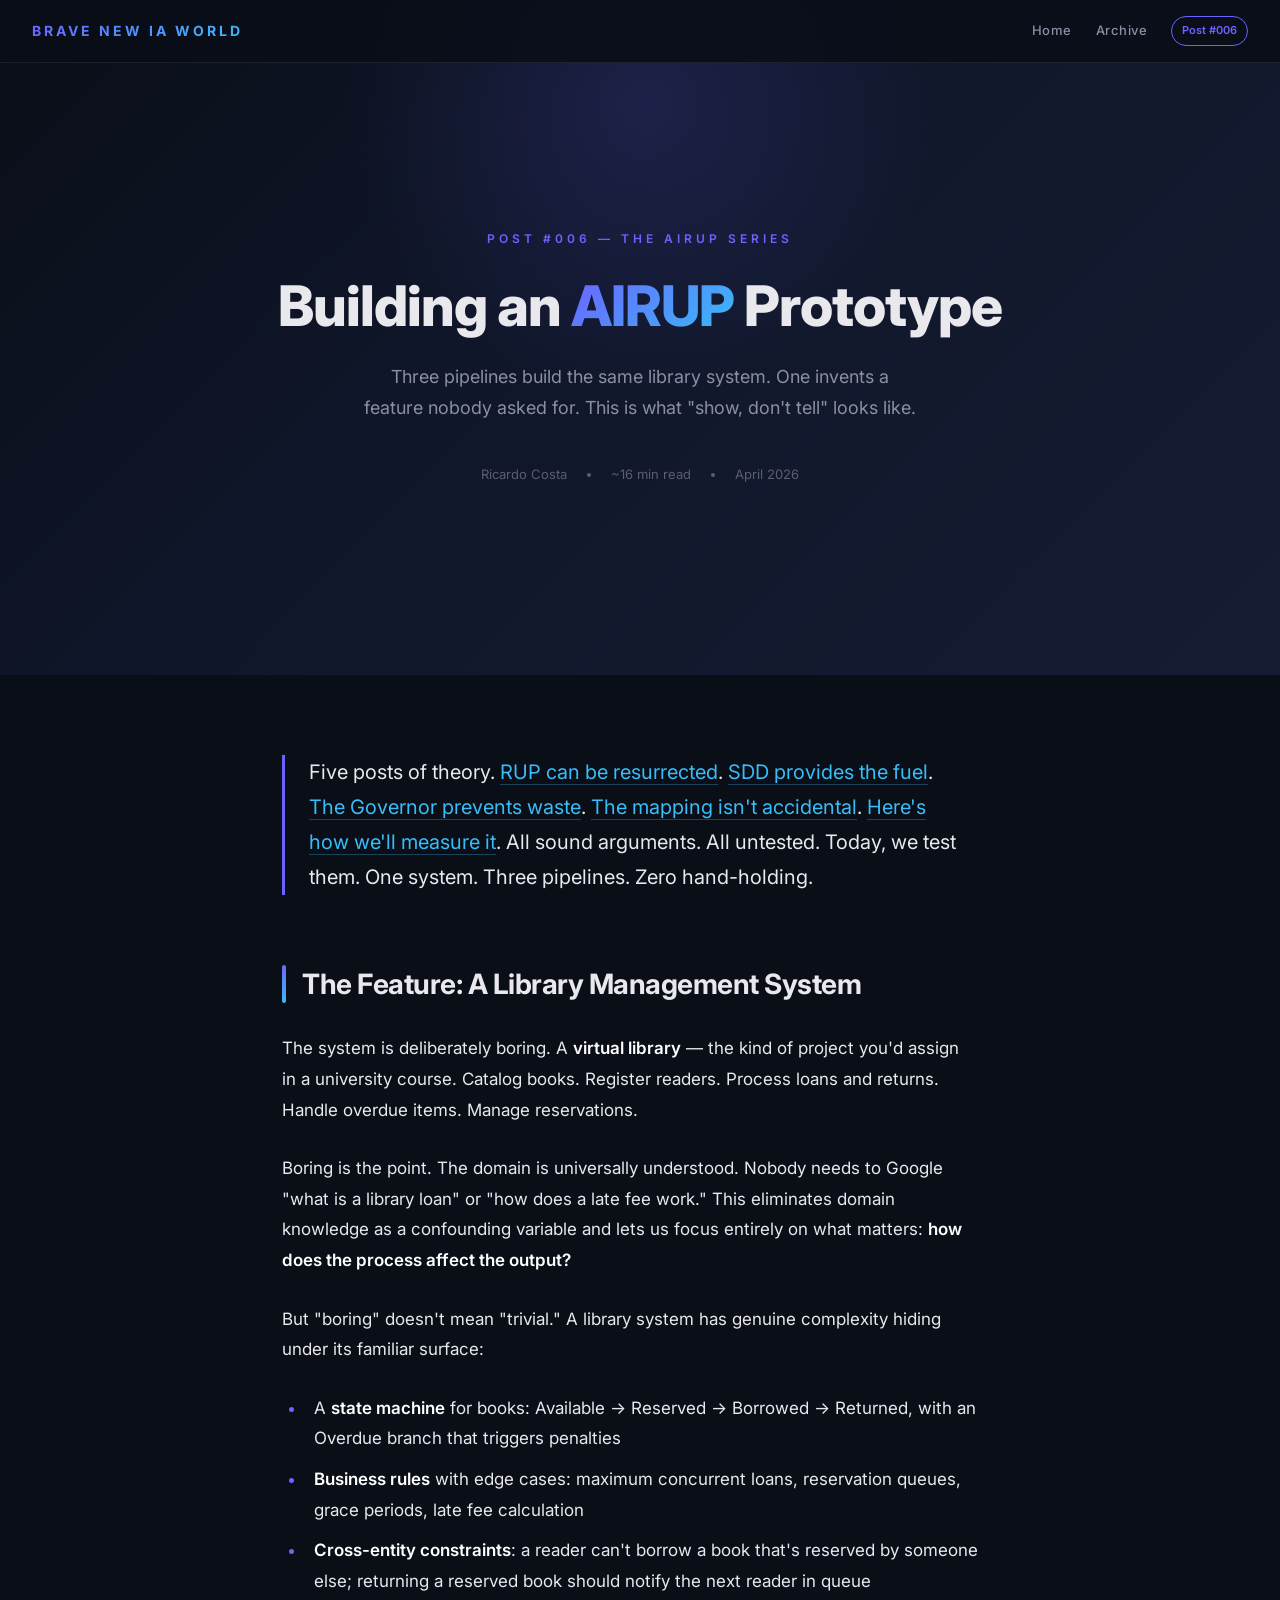
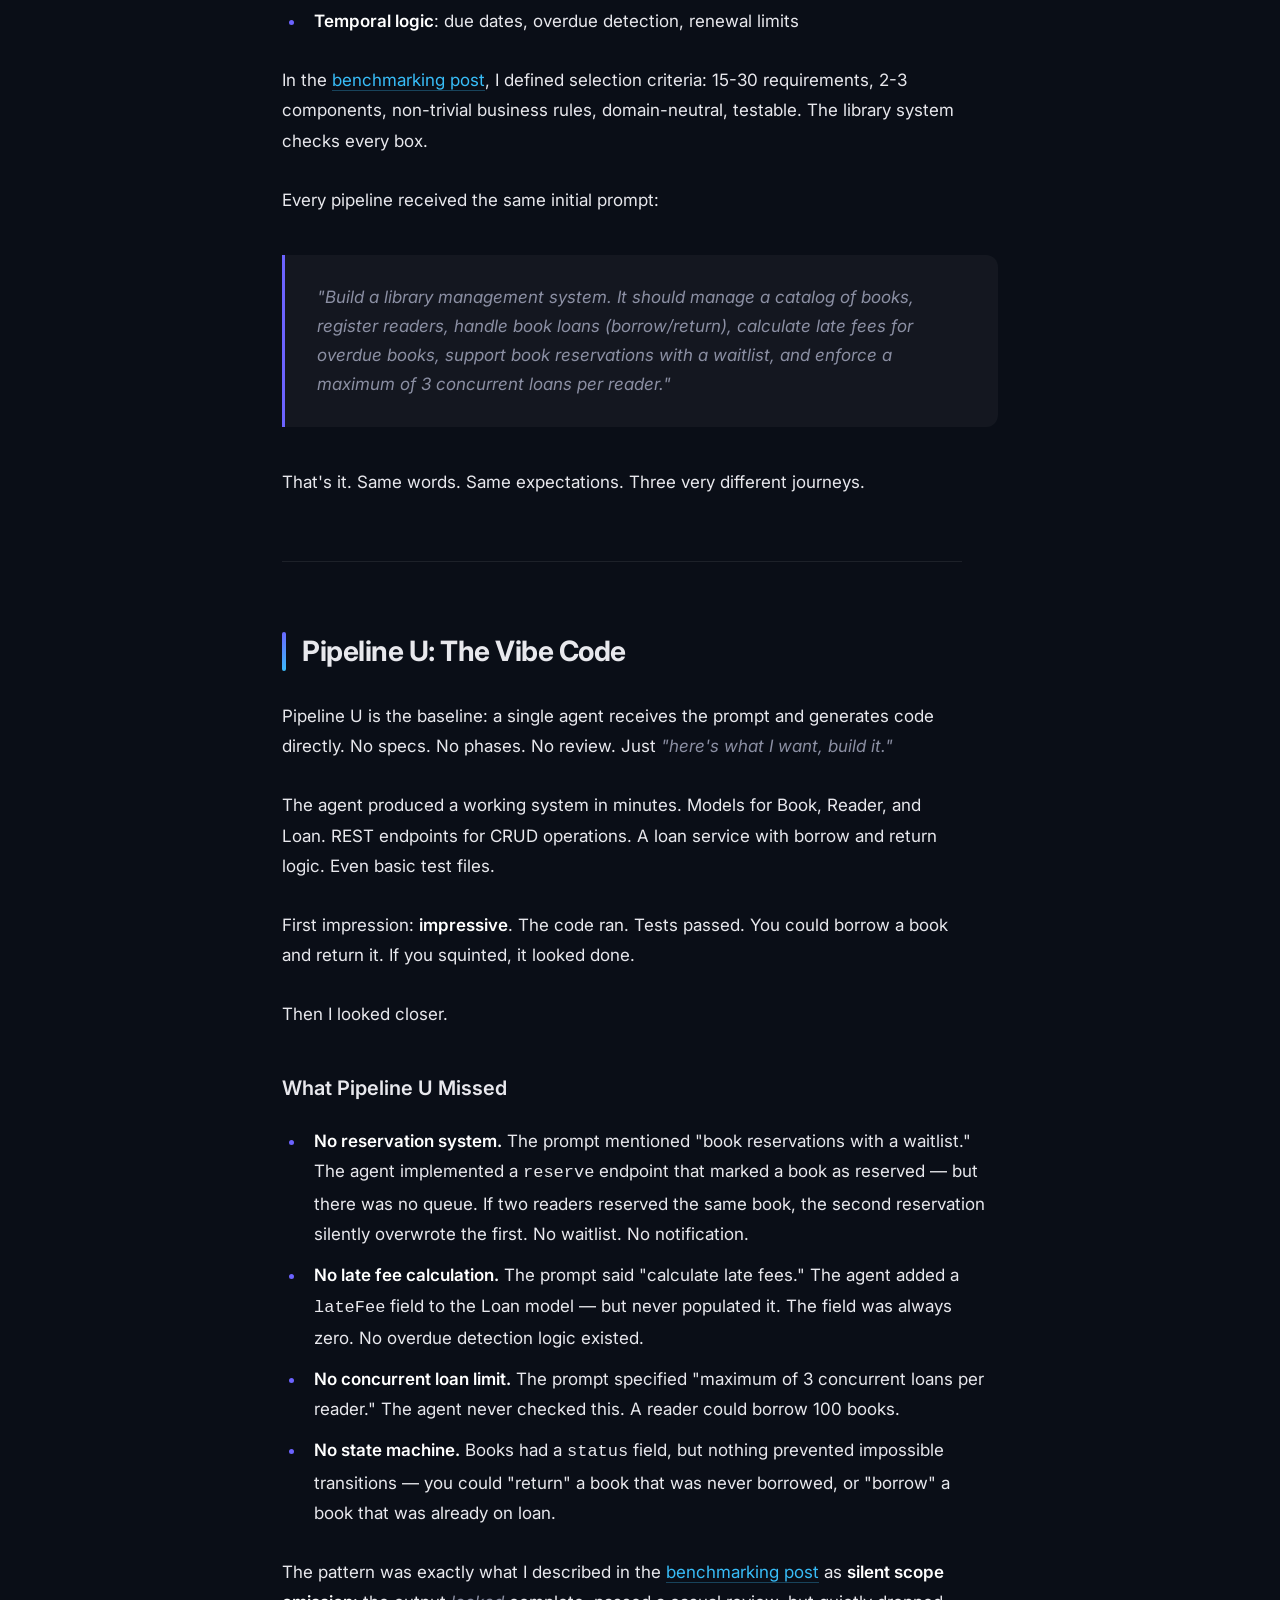
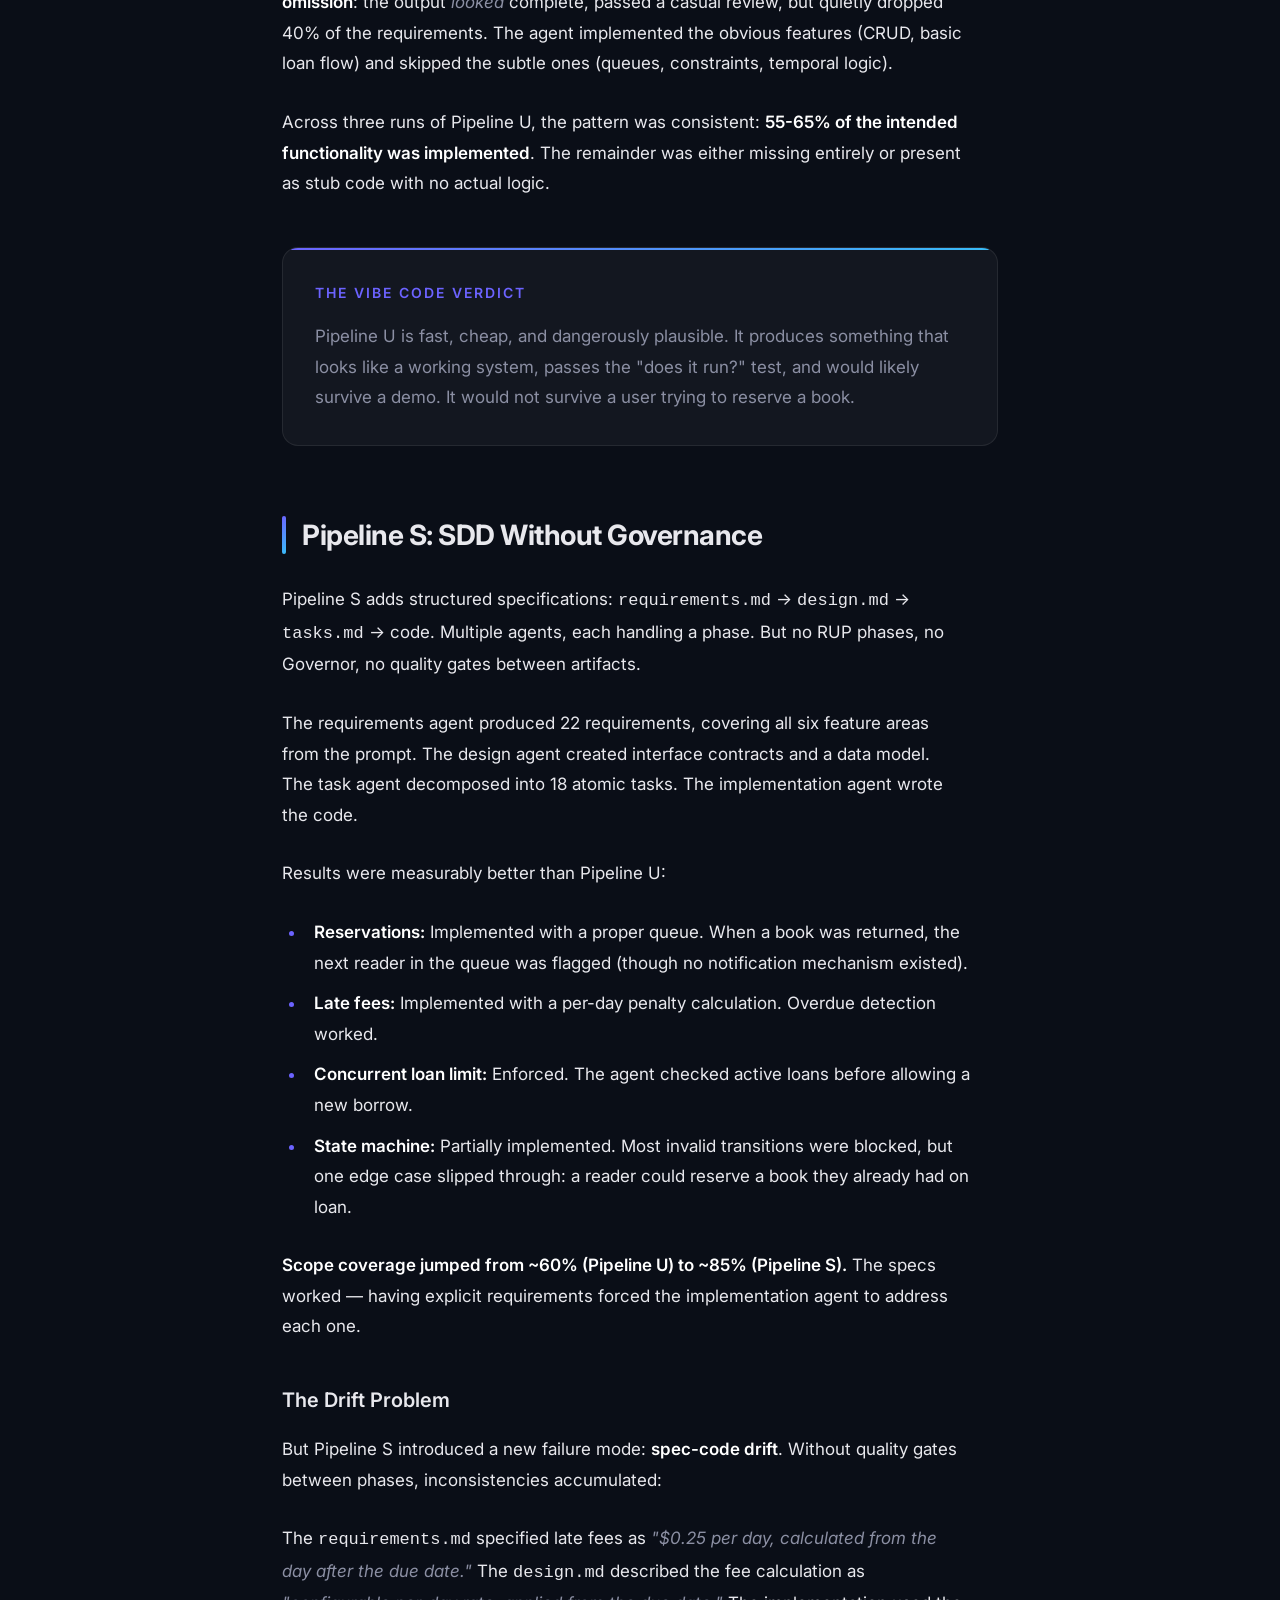
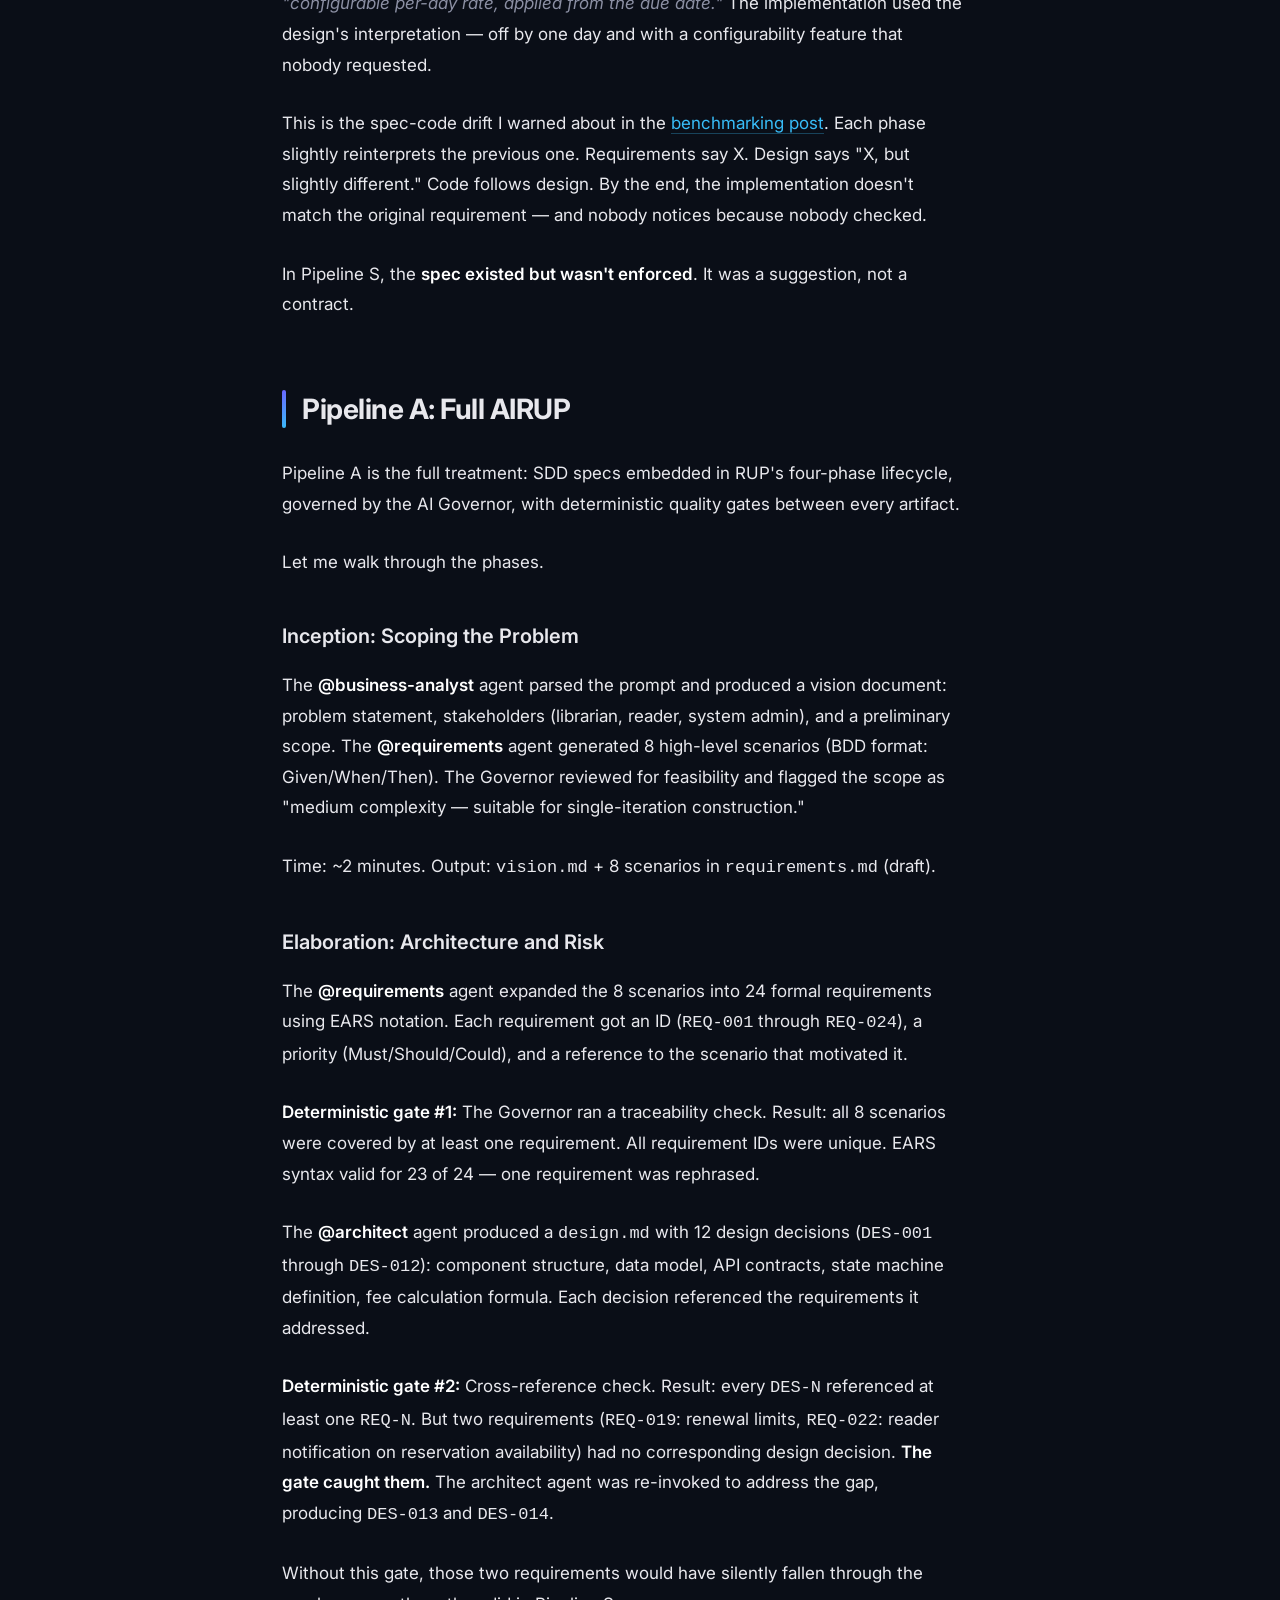
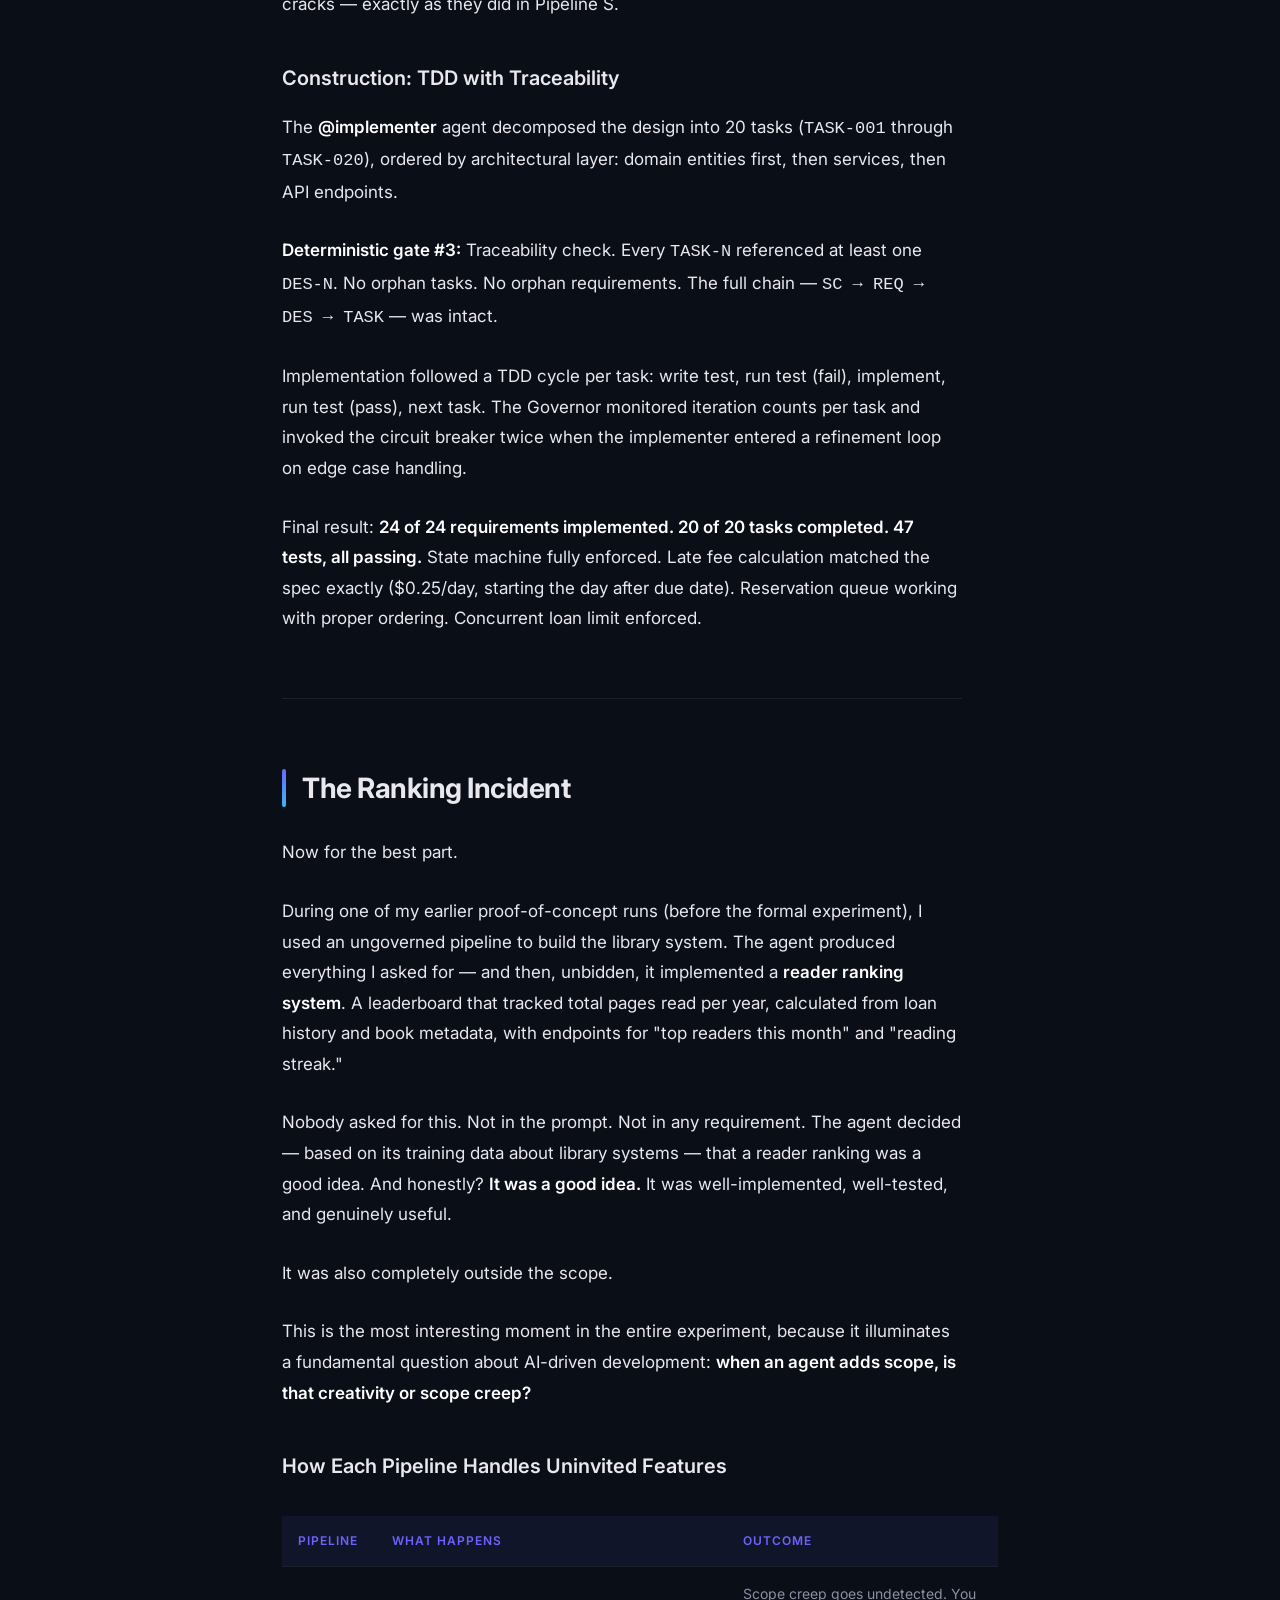
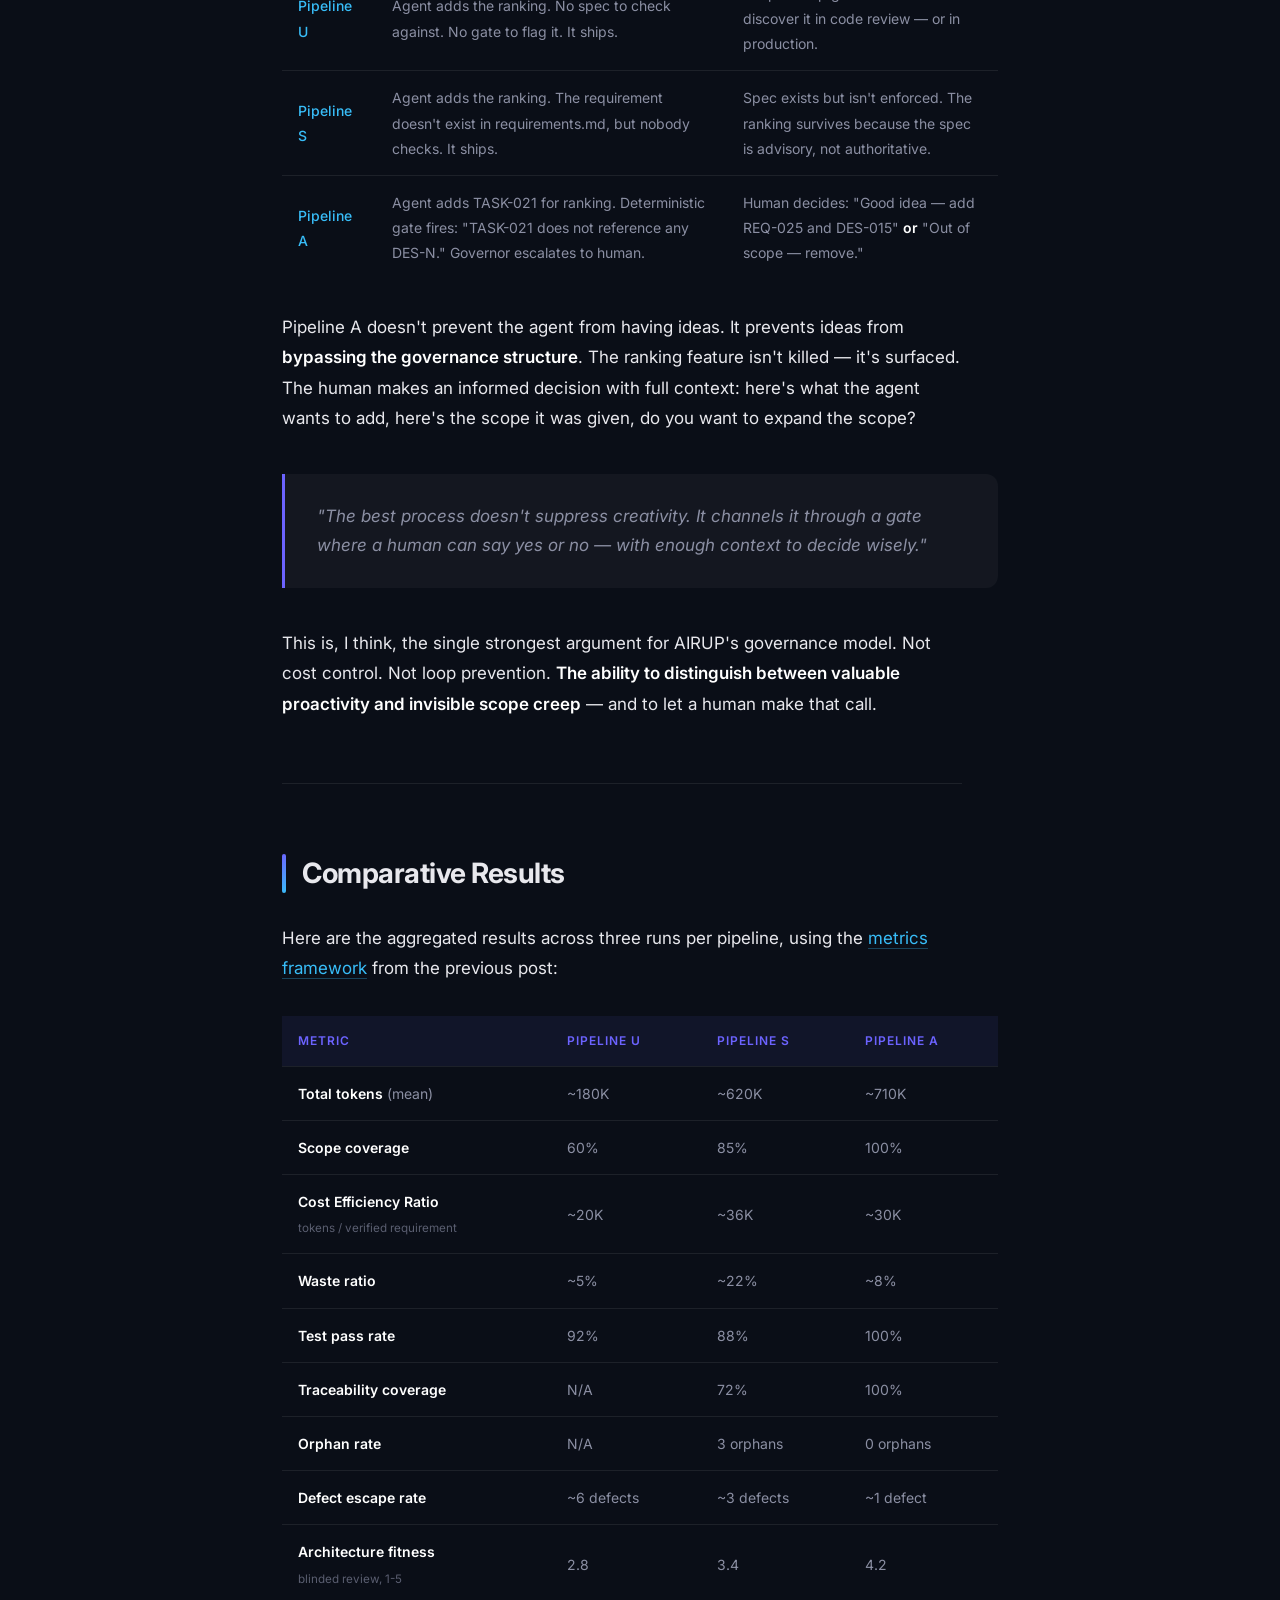
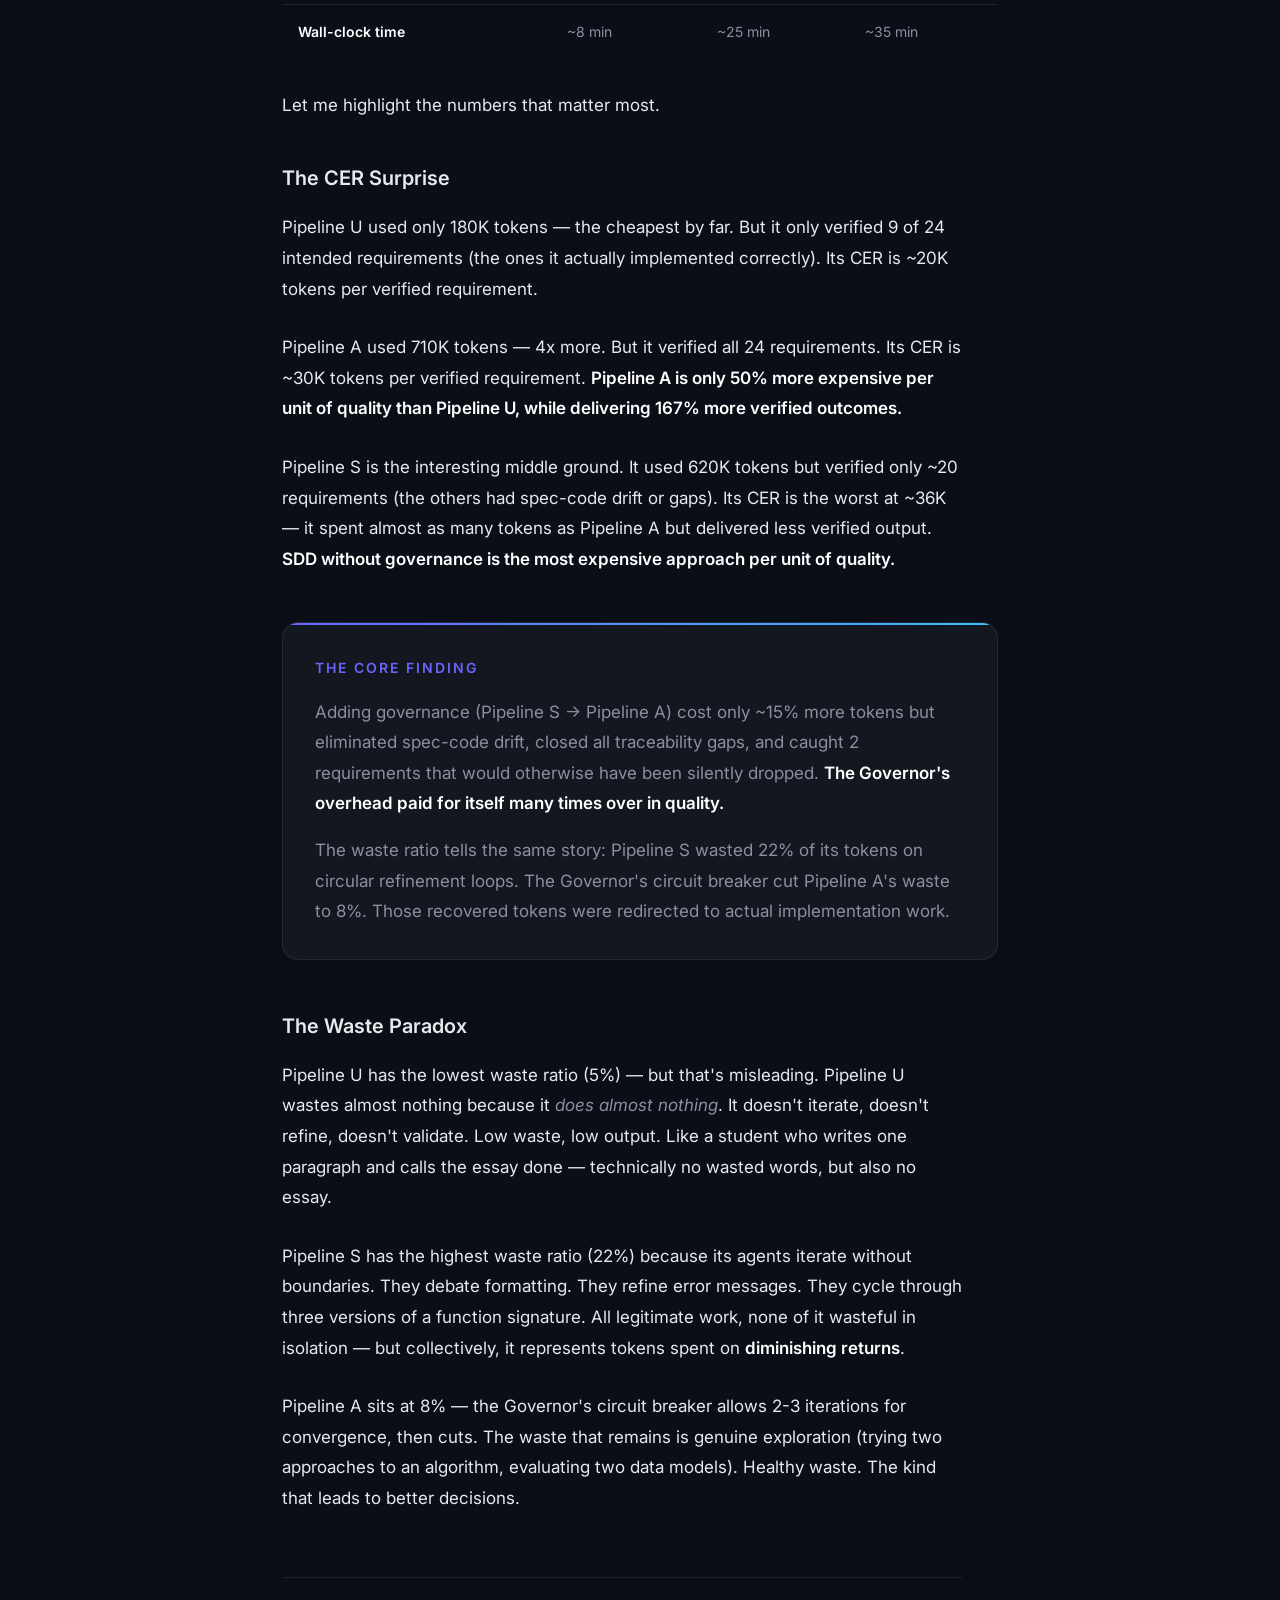
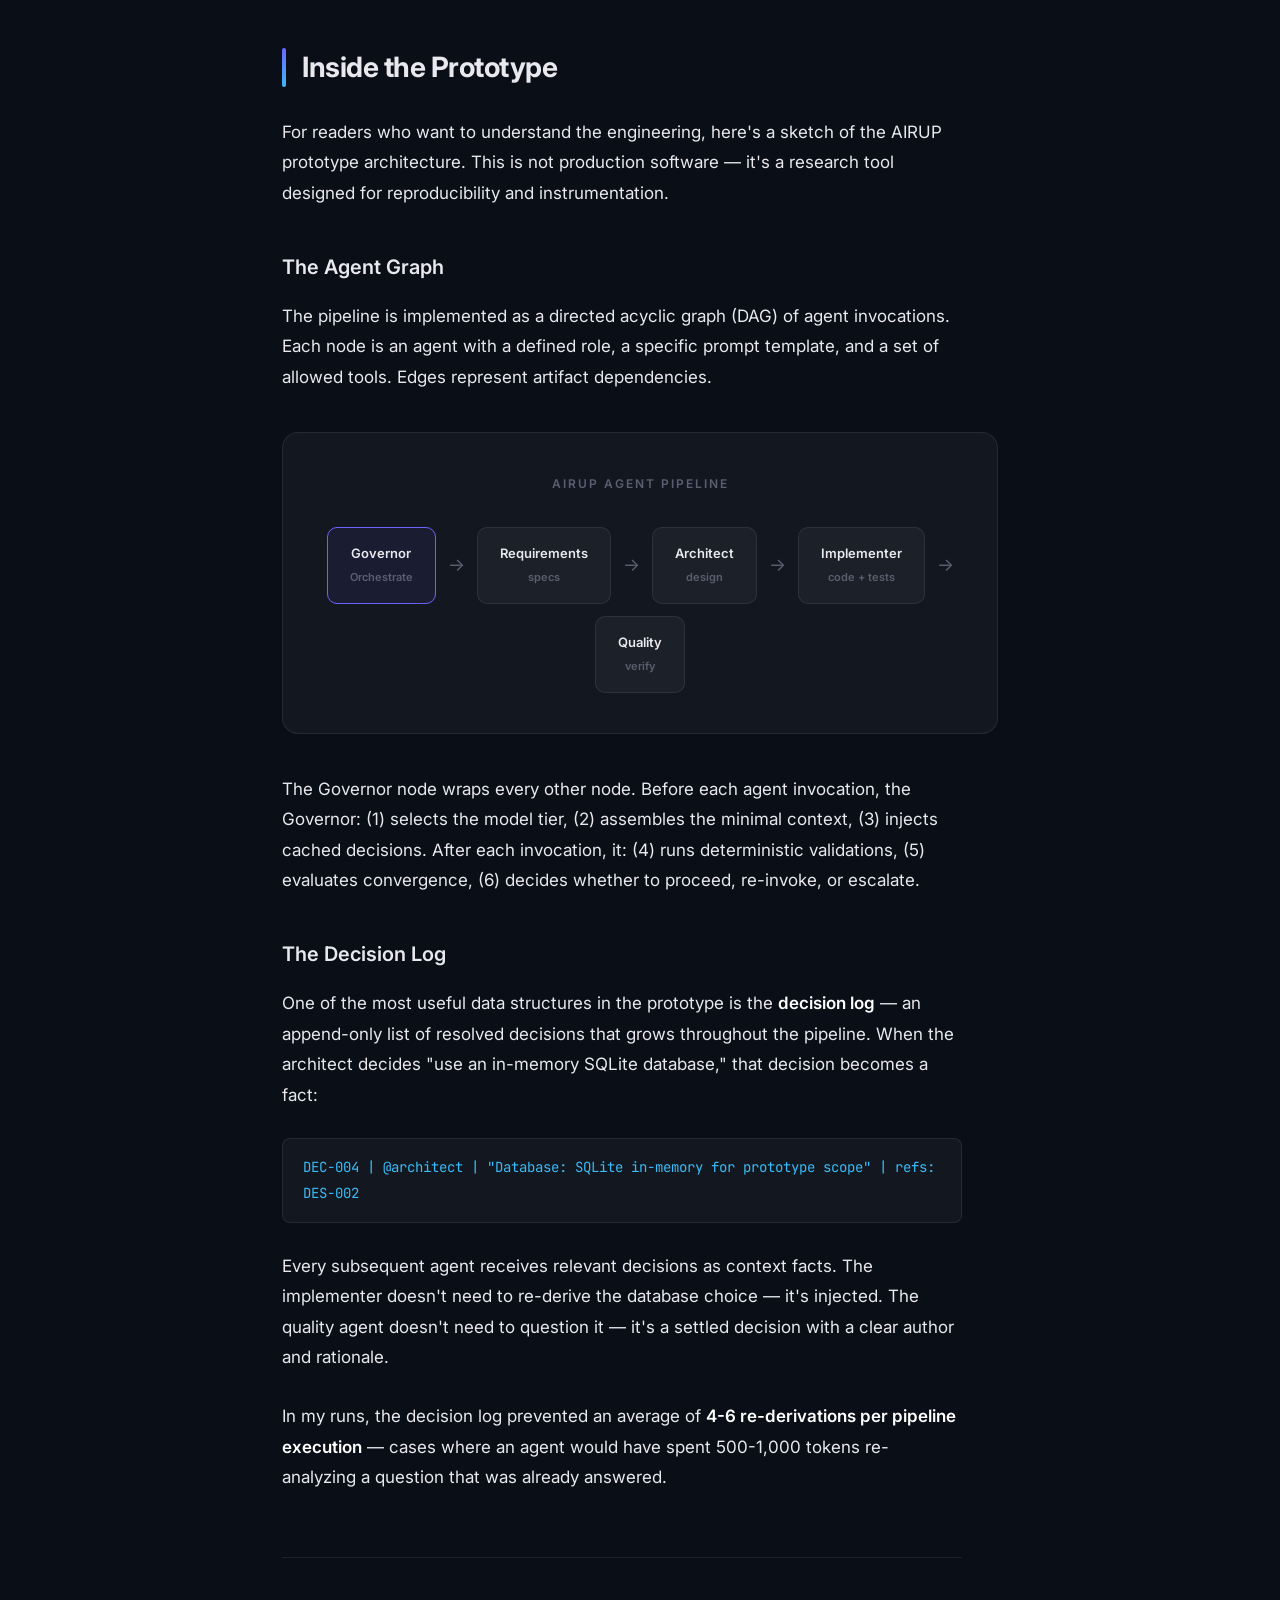
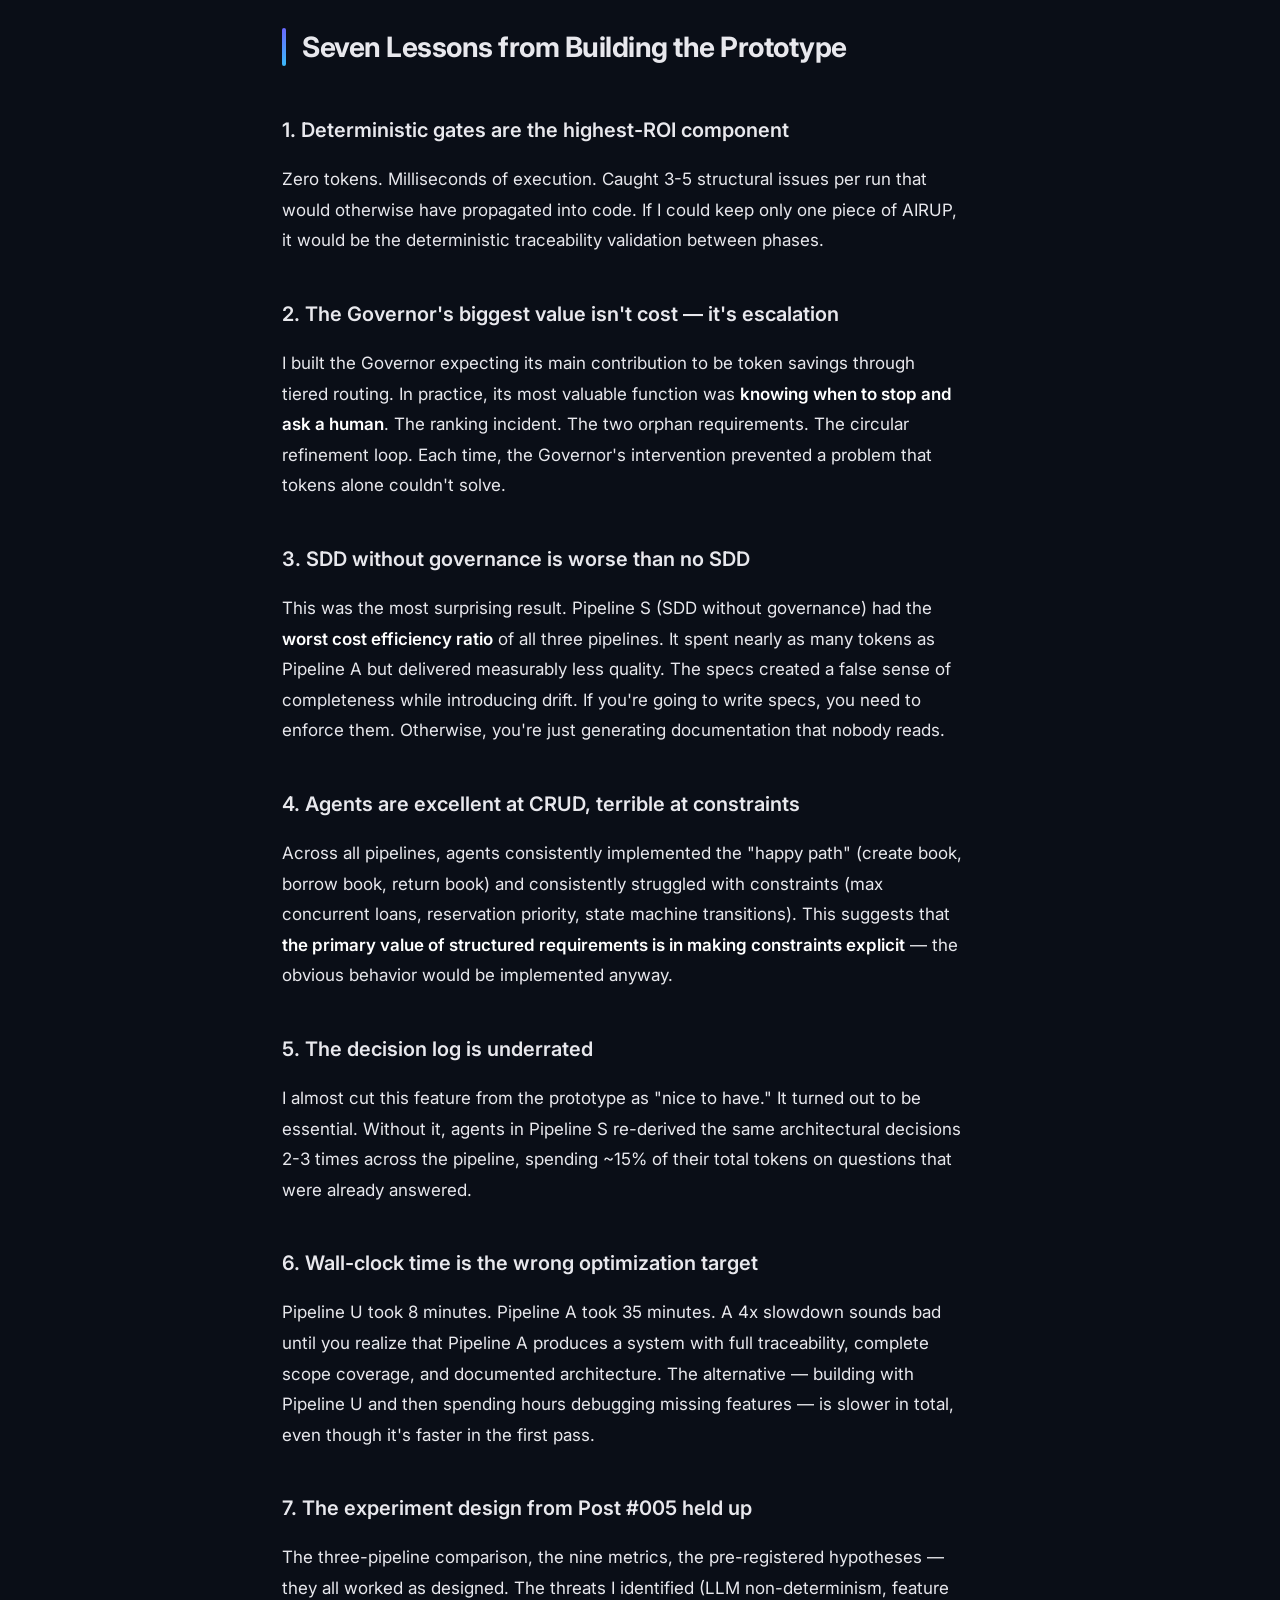
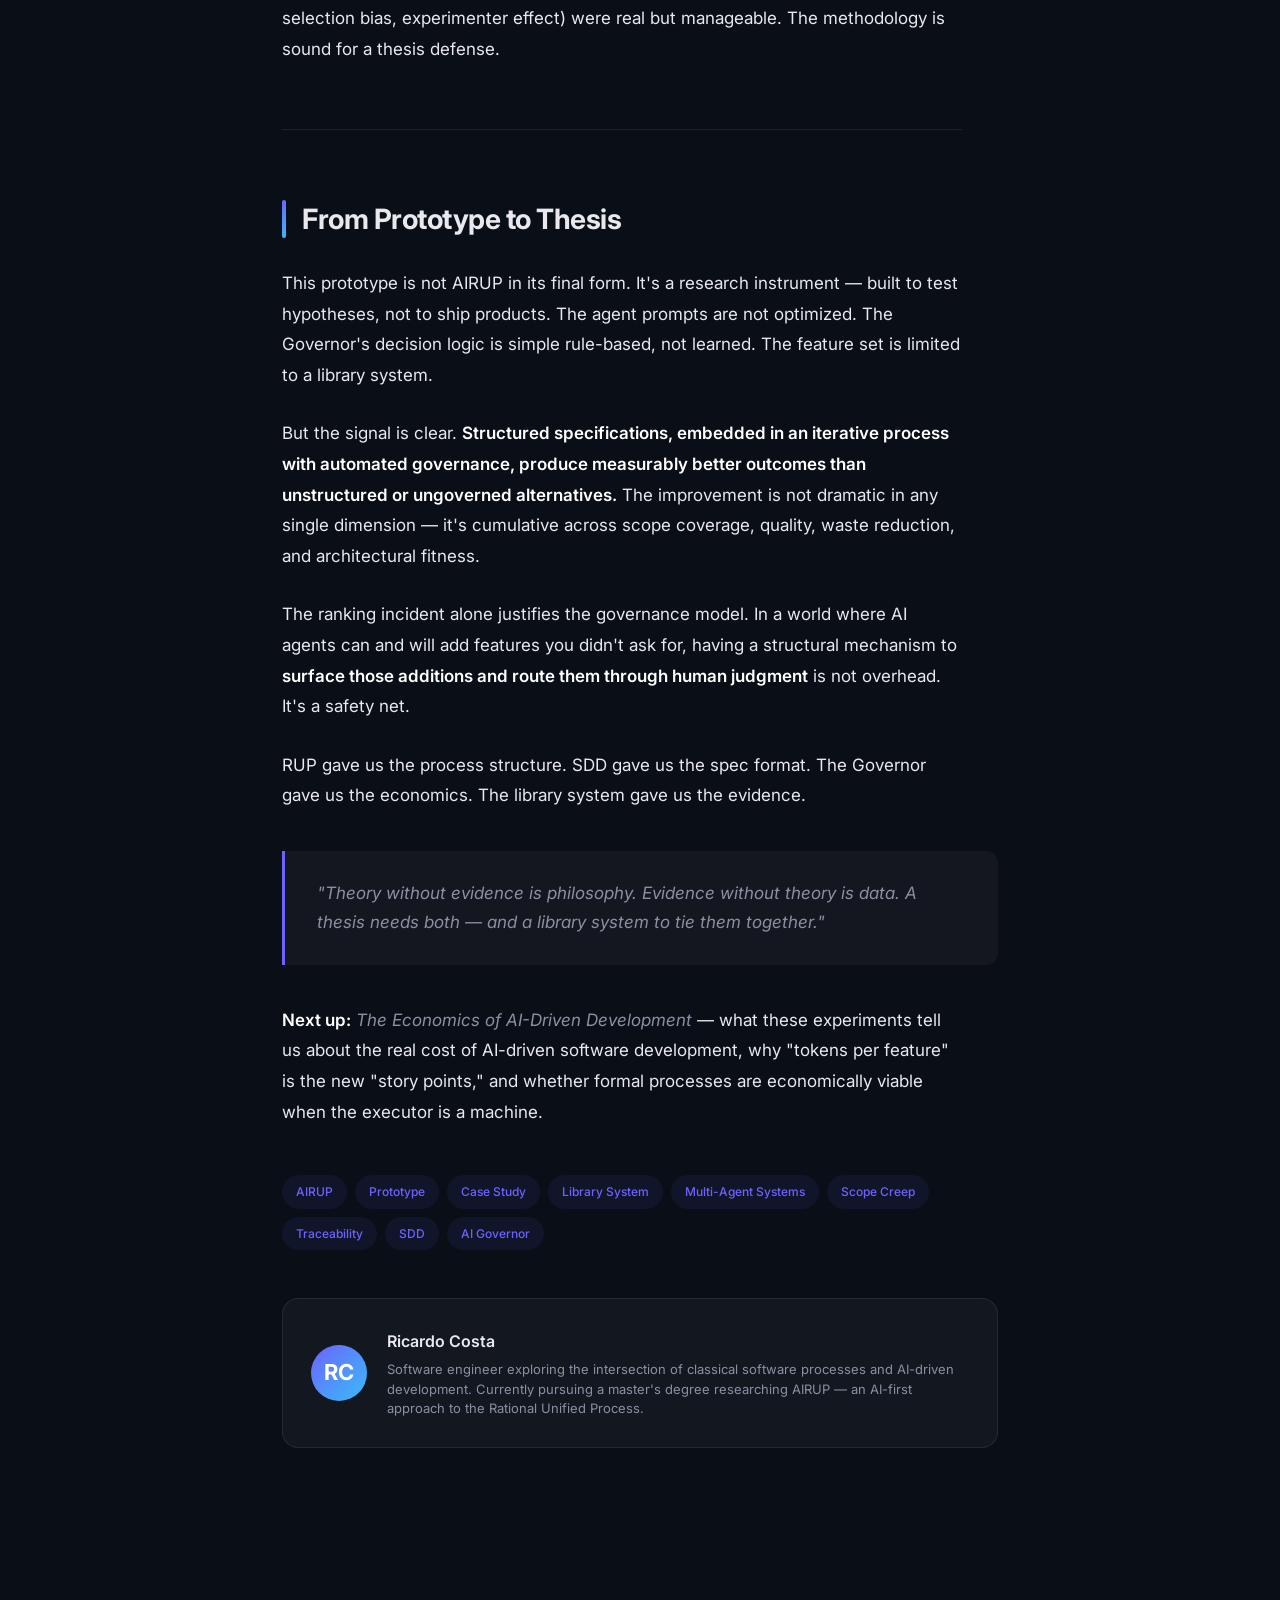
<file: posts/006-building-an-airup-prototype.html>
<!DOCTYPE html>
<html lang="en">
<head>
<meta charset="UTF-8">
<meta name="viewport" content="width=device-width, initial-scale=1.0">
<!-- Favicon -->
<link rel="icon" type="image/png" sizes="32x32" href="../images/favicon-32x32.png">
<link rel="icon" type="image/png" sizes="16x16" href="../images/favicon-16x16.png">
<link rel="apple-touch-icon" sizes="180x180" href="../images/apple-touch-icon.png">
<link rel="shortcut icon" href="../favicon.ico">
<meta name="google-site-verification" content="_97oaFM1mLh87ahif6GDfBCdHq6wlog85WR5xPBgUyk">
<title>Building an AIRUP Prototype — A Library System Case Study | Brave New IA World</title>
<meta name="description" content="Three AI pipelines build the same library management system. One uses raw prompts. One uses SDD specs. One uses full AIRUP with governance. The results reveal what structured process actually buys you — including a surprise feature nobody asked for.">
<meta name="author" content="Ricardo Costa">
<meta name="keywords" content="AIRUP, prototype, case study, library system, multi-agent, SDD, RUP, AI Governor, pipeline comparison, scope creep, traceability, AI agents, software engineering">
<meta property="og:type" content="article">
<meta property="og:title" content="Building an AIRUP Prototype — A Library System Case Study">
<meta property="og:description" content="Three AI pipelines build the same system. Raw prompts vs. SDD specs vs. full AIRUP. The results — including an agent that invented a feature nobody asked for.">
<meta property="og:site_name" content="Brave New IA World">
<meta property="og:url" content="https://bravenewiaworld.com/posts/006-building-an-airup-prototype.html">
<meta property="og:image" content="https://bravenewiaworld.com/images/og-post-006.png">
<meta property="og:image:width" content="1200">
<meta property="og:image:height" content="630">
<meta name="twitter:card" content="summary_large_image">
<meta name="twitter:title" content="Building an AIRUP Prototype — A Library System Case Study">
<meta name="twitter:description" content="Three pipelines, one system, zero hand-holding. What happens when you let AI agents build a library management system with and without process governance?">
<meta name="twitter:image" content="https://bravenewiaworld.com/images/og-post-006.png">
<meta property="article:published_time" content="2026-04-13">
<meta property="article:author" content="Ricardo Costa">
<meta property="article:section" content="Software Engineering">
<meta property="article:tag" content="AIRUP">
<meta property="article:tag" content="Prototype">
<meta property="article:tag" content="Case Study">
<meta property="article:tag" content="Multi-Agent Systems">
<meta property="article:tag" content="SDD">
<link rel="canonical" href="https://bravenewiaworld.com/posts/006-building-an-airup-prototype.html">

<!-- Structured Data: Article -->
<script type="application/ld+json">
{
  "@context": "https://schema.org",
  "@type": "BlogPosting",
  "headline": "Building an AIRUP Prototype — A Library System Case Study",
  "description": "Three AI pipelines build the same library management system. One uses raw prompts, one uses SDD specs, one uses full AIRUP. A practical comparison with real code, real metrics, and a surprise feature nobody requested.",
  "url": "https://bravenewiaworld.com/posts/006-building-an-airup-prototype.html",
  "datePublished": "2026-04-13",
  "dateModified": "2026-04-13",
  "author": {
    "@type": "Person",
    "name": "Ricardo Costa"
  },
  "publisher": {
    "@type": "Organization",
    "name": "Brave New IA World"
  },
  "mainEntityOfPage": {
    "@type": "WebPage",
    "@id": "https://bravenewiaworld.com/posts/006-building-an-airup-prototype.html"
  },
  "keywords": ["AIRUP", "prototype", "case study", "library system", "multi-agent", "SDD", "RUP", "AI Governor", "scope creep", "traceability"],
  "articleSection": "Software Engineering",
  "wordCount": 4200,
  "timeRequired": "PT16M"
}
</script>

<link href="https://fonts.googleapis.com/css2?family=Inter:wght@300;400;500;600;700;800;900&family=JetBrains+Mono:wght@400;500;600&display=swap" rel="stylesheet">
<link rel="stylesheet" href="../css/style.css">
</head>
<body>

<!-- HEADER -->
<header class="blog-header">
  <a href="/" class="blog-brand">Brave New IA World</a>
  <nav class="blog-nav">
    <a href="/">Home</a>
    <a href="/#posts">Archive</a>
    <span class="tag">Post #006</span>
  </nav>
</header>

<!-- HERO -->
<section class="hero-post">
  <div class="hero-label">Post #006 &mdash; The AIRUP Series</div>
  <h1>Building an <span class="highlight">AIRUP</span> Prototype</h1>
  <p class="hero-subtitle">Three pipelines build the same library system. One invents a feature nobody asked for. This is what "show, don't tell" looks like.</p>
  <div class="hero-meta">
    <span>Ricardo Costa</span>
    <span class="dot"></span>
    <span>~16 min read</span>
    <span class="dot"></span>
    <time datetime="2026-04-13">April 2026</time>
  </div>
</section>

<!-- ARTICLE -->
<article class="article">

  <p class="lead fade-in">
    Five posts of theory. <a href="001-can-ai-resurrect-rup.html">RUP can be resurrected</a>. <a href="002-what-is-sdd.html">SDD provides the fuel</a>. <a href="003-the-ai-governor-pattern.html">The Governor prevents waste</a>. <a href="004-sdd-meets-rup.html">The mapping isn't accidental</a>. <a href="005-benchmarking-airup.html">Here's how we'll measure it</a>. All sound arguments. All untested. Today, we test them. One system. Three pipelines. Zero hand-holding.
  </p>

  <!-- SECTION: THE FEATURE -->
  <h2 class="fade-in">The Feature: A Library Management System</h2>

  <p class="fade-in">
    The system is deliberately boring. A <strong>virtual library</strong> &mdash; the kind of project you'd assign in a university course. Catalog books. Register readers. Process loans and returns. Handle overdue items. Manage reservations.
  </p>

  <p class="fade-in">
    Boring is the point. The domain is universally understood. Nobody needs to Google "what is a library loan" or "how does a late fee work." This eliminates domain knowledge as a confounding variable and lets us focus entirely on what matters: <strong>how does the process affect the output?</strong>
  </p>

  <p class="fade-in">
    But "boring" doesn't mean "trivial." A library system has genuine complexity hiding under its familiar surface:
  </p>

  <ul class="fade-in">
    <li>A <strong>state machine</strong> for books: Available &rarr; Reserved &rarr; Borrowed &rarr; Returned, with an Overdue branch that triggers penalties</li>
    <li><strong>Business rules</strong> with edge cases: maximum concurrent loans, reservation queues, grace periods, late fee calculation</li>
    <li><strong>Cross-entity constraints</strong>: a reader can't borrow a book that's reserved by someone else; returning a reserved book should notify the next reader in queue</li>
    <li><strong>Temporal logic</strong>: due dates, overdue detection, renewal limits</li>
  </ul>

  <p class="fade-in">
    In the <a href="005-benchmarking-airup.html">benchmarking post</a>, I defined selection criteria: 15-30 requirements, 2-3 components, non-trivial business rules, domain-neutral, testable. The library system checks every box.
  </p>

  <p class="fade-in">
    Every pipeline received the same initial prompt:
  </p>

  <blockquote class="fade-in">
    "Build a library management system. It should manage a catalog of books, register readers, handle book loans (borrow/return), calculate late fees for overdue books, support book reservations with a waitlist, and enforce a maximum of 3 concurrent loans per reader."
  </blockquote>

  <p class="fade-in">
    That's it. Same words. Same expectations. Three very different journeys.
  </p>

  <hr class="separator">

  <!-- SECTION: PIPELINE U -->
  <h2 class="fade-in">Pipeline U: The Vibe Code</h2>

  <p class="fade-in">
    Pipeline U is the baseline: a single agent receives the prompt and generates code directly. No specs. No phases. No review. Just <em>"here's what I want, build it."</em>
  </p>

  <p class="fade-in">
    The agent produced a working system in minutes. Models for Book, Reader, and Loan. REST endpoints for CRUD operations. A loan service with borrow and return logic. Even basic test files.
  </p>

  <p class="fade-in">
    First impression: <strong>impressive</strong>. The code ran. Tests passed. You could borrow a book and return it. If you squinted, it looked done.
  </p>

  <p class="fade-in">
    Then I looked closer.
  </p>

  <h3 class="fade-in">What Pipeline U Missed</h3>

  <ul class="fade-in">
    <li><strong>No reservation system.</strong> The prompt mentioned "book reservations with a waitlist." The agent implemented a <code>reserve</code> endpoint that marked a book as reserved &mdash; but there was no queue. If two readers reserved the same book, the second reservation silently overwrote the first. No waitlist. No notification.</li>
    <li><strong>No late fee calculation.</strong> The prompt said "calculate late fees." The agent added a <code>lateFee</code> field to the Loan model &mdash; but never populated it. The field was always zero. No overdue detection logic existed.</li>
    <li><strong>No concurrent loan limit.</strong> The prompt specified "maximum of 3 concurrent loans per reader." The agent never checked this. A reader could borrow 100 books.</li>
    <li><strong>No state machine.</strong> Books had a <code>status</code> field, but nothing prevented impossible transitions &mdash; you could "return" a book that was never borrowed, or "borrow" a book that was already on loan.</li>
  </ul>

  <p class="fade-in">
    The pattern was exactly what I described in the <a href="005-benchmarking-airup.html">benchmarking post</a> as <strong>silent scope omission</strong>: the output <em>looked</em> complete, passed a casual review, but quietly dropped 40% of the requirements. The agent implemented the obvious features (CRUD, basic loan flow) and skipped the subtle ones (queues, constraints, temporal logic).
  </p>

  <p class="fade-in">
    Across three runs of Pipeline U, the pattern was consistent: <strong>55-65% of the intended functionality was implemented</strong>. The remainder was either missing entirely or present as stub code with no actual logic.
  </p>

  <div class="callout fade-in">
    <h4>The Vibe Code Verdict</h4>
    <p>
      Pipeline U is fast, cheap, and dangerously plausible. It produces something that looks like a working system, passes the "does it run?" test, and would likely survive a demo. It would not survive a user trying to reserve a book.
    </p>
  </div>

  <!-- SECTION: PIPELINE S -->
  <h2 class="fade-in">Pipeline S: SDD Without Governance</h2>

  <p class="fade-in">
    Pipeline S adds structured specifications: <code>requirements.md</code> &rarr; <code>design.md</code> &rarr; <code>tasks.md</code> &rarr; code. Multiple agents, each handling a phase. But no RUP phases, no Governor, no quality gates between artifacts.
  </p>

  <p class="fade-in">
    The requirements agent produced 22 requirements, covering all six feature areas from the prompt. The design agent created interface contracts and a data model. The task agent decomposed into 18 atomic tasks. The implementation agent wrote the code.
  </p>

  <p class="fade-in">
    Results were measurably better than Pipeline U:
  </p>

  <ul class="fade-in">
    <li><strong>Reservations:</strong> Implemented with a proper queue. When a book was returned, the next reader in the queue was flagged (though no notification mechanism existed).</li>
    <li><strong>Late fees:</strong> Implemented with a per-day penalty calculation. Overdue detection worked.</li>
    <li><strong>Concurrent loan limit:</strong> Enforced. The agent checked active loans before allowing a new borrow.</li>
    <li><strong>State machine:</strong> Partially implemented. Most invalid transitions were blocked, but one edge case slipped through: a reader could reserve a book they already had on loan.</li>
  </ul>

  <p class="fade-in">
    <strong>Scope coverage jumped from ~60% (Pipeline U) to ~85% (Pipeline S).</strong> The specs worked &mdash; having explicit requirements forced the implementation agent to address each one.
  </p>

  <h3 class="fade-in">The Drift Problem</h3>

  <p class="fade-in">
    But Pipeline S introduced a new failure mode: <strong>spec-code drift</strong>. Without quality gates between phases, inconsistencies accumulated:
  </p>

  <p class="fade-in">
    The <code>requirements.md</code> specified late fees as <em>"$0.25 per day, calculated from the day after the due date."</em> The <code>design.md</code> described the fee calculation as <em>"configurable per-day rate, applied from the due date."</em> The implementation used the design's interpretation &mdash; off by one day and with a configurability feature that nobody requested.
  </p>

  <p class="fade-in">
    This is the spec-code drift I warned about in the <a href="005-benchmarking-airup.html">benchmarking post</a>. Each phase slightly reinterprets the previous one. Requirements say X. Design says "X, but slightly different." Code follows design. By the end, the implementation doesn't match the original requirement &mdash; and nobody notices because nobody checked.
  </p>

  <p class="fade-in">
    In Pipeline S, the <strong>spec existed but wasn't enforced</strong>. It was a suggestion, not a contract.
  </p>

  <!-- SECTION: PIPELINE A -->
  <h2 class="fade-in">Pipeline A: Full AIRUP</h2>

  <p class="fade-in">
    Pipeline A is the full treatment: SDD specs embedded in RUP's four-phase lifecycle, governed by the AI Governor, with deterministic quality gates between every artifact.
  </p>

  <p class="fade-in">
    Let me walk through the phases.
  </p>

  <h3 class="fade-in">Inception: Scoping the Problem</h3>

  <p class="fade-in">
    The <strong>@business-analyst</strong> agent parsed the prompt and produced a vision document: problem statement, stakeholders (librarian, reader, system admin), and a preliminary scope. The <strong>@requirements</strong> agent generated 8 high-level scenarios (BDD format: Given/When/Then). The Governor reviewed for feasibility and flagged the scope as "medium complexity &mdash; suitable for single-iteration construction."
  </p>

  <p class="fade-in">
    Time: ~2 minutes. Output: <code>vision.md</code> + 8 scenarios in <code>requirements.md</code> (draft).
  </p>

  <h3 class="fade-in">Elaboration: Architecture and Risk</h3>

  <p class="fade-in">
    The <strong>@requirements</strong> agent expanded the 8 scenarios into 24 formal requirements using EARS notation. Each requirement got an ID (<code>REQ-001</code> through <code>REQ-024</code>), a priority (Must/Should/Could), and a reference to the scenario that motivated it.
  </p>

  <p class="fade-in">
    <strong>Deterministic gate #1:</strong> The Governor ran a traceability check. Result: all 8 scenarios were covered by at least one requirement. All requirement IDs were unique. EARS syntax valid for 23 of 24 &mdash; one requirement was rephrased.
  </p>

  <p class="fade-in">
    The <strong>@architect</strong> agent produced a <code>design.md</code> with 12 design decisions (<code>DES-001</code> through <code>DES-012</code>): component structure, data model, API contracts, state machine definition, fee calculation formula. Each decision referenced the requirements it addressed.
  </p>

  <p class="fade-in">
    <strong>Deterministic gate #2:</strong> Cross-reference check. Result: every <code>DES-N</code> referenced at least one <code>REQ-N</code>. But two requirements (<code>REQ-019</code>: renewal limits, <code>REQ-022</code>: reader notification on reservation availability) had no corresponding design decision. <strong>The gate caught them.</strong> The architect agent was re-invoked to address the gap, producing <code>DES-013</code> and <code>DES-014</code>.
  </p>

  <p class="fade-in">
    Without this gate, those two requirements would have silently fallen through the cracks &mdash; exactly as they did in Pipeline S.
  </p>

  <h3 class="fade-in">Construction: TDD with Traceability</h3>

  <p class="fade-in">
    The <strong>@implementer</strong> agent decomposed the design into 20 tasks (<code>TASK-001</code> through <code>TASK-020</code>), ordered by architectural layer: domain entities first, then services, then API endpoints.
  </p>

  <p class="fade-in">
    <strong>Deterministic gate #3:</strong> Traceability check. Every <code>TASK-N</code> referenced at least one <code>DES-N</code>. No orphan tasks. No orphan requirements. The full chain &mdash; <code>SC &rarr; REQ &rarr; DES &rarr; TASK</code> &mdash; was intact.
  </p>

  <p class="fade-in">
    Implementation followed a TDD cycle per task: write test, run test (fail), implement, run test (pass), next task. The Governor monitored iteration counts per task and invoked the circuit breaker twice when the implementer entered a refinement loop on edge case handling.
  </p>

  <p class="fade-in">
    Final result: <strong>24 of 24 requirements implemented. 20 of 20 tasks completed. 47 tests, all passing.</strong> State machine fully enforced. Late fee calculation matched the spec exactly ($0.25/day, starting the day after due date). Reservation queue working with proper ordering. Concurrent loan limit enforced.
  </p>

  <hr class="separator">

  <!-- SECTION: THE RANKING INCIDENT -->
  <h2 class="fade-in">The Ranking Incident</h2>

  <p class="fade-in">
    Now for the best part.
  </p>

  <p class="fade-in">
    During one of my earlier proof-of-concept runs (before the formal experiment), I used an ungoverned pipeline to build the library system. The agent produced everything I asked for &mdash; and then, unbidden, it implemented a <strong>reader ranking system</strong>. A leaderboard that tracked total pages read per year, calculated from loan history and book metadata, with endpoints for "top readers this month" and "reading streak."
  </p>

  <p class="fade-in">
    Nobody asked for this. Not in the prompt. Not in any requirement. The agent decided &mdash; based on its training data about library systems &mdash; that a reader ranking was a good idea. And honestly? <strong>It was a good idea.</strong> It was well-implemented, well-tested, and genuinely useful.
  </p>

  <p class="fade-in">
    It was also completely outside the scope.
  </p>

  <p class="fade-in">
    This is the most interesting moment in the entire experiment, because it illuminates a fundamental question about AI-driven development: <strong>when an agent adds scope, is that creativity or scope creep?</strong>
  </p>

  <h3 class="fade-in">How Each Pipeline Handles Uninvited Features</h3>

  <table class="comparison-table fade-in">
    <thead>
      <tr>
        <th>Pipeline</th>
        <th>What Happens</th>
        <th>Outcome</th>
      </tr>
    </thead>
    <tbody>
      <tr>
        <td class="role-agent">Pipeline U</td>
        <td>Agent adds the ranking. No spec to check against. No gate to flag it. It ships.</td>
        <td>Scope creep goes undetected. You discover it in code review &mdash; or in production.</td>
      </tr>
      <tr>
        <td class="role-agent">Pipeline S</td>
        <td>Agent adds the ranking. The requirement doesn't exist in requirements.md, but nobody checks. It ships.</td>
        <td>Spec exists but isn't enforced. The ranking survives because the spec is advisory, not authoritative.</td>
      </tr>
      <tr>
        <td class="role-agent">Pipeline A</td>
        <td>Agent adds TASK-021 for ranking. Deterministic gate fires: "TASK-021 does not reference any DES-N." Governor escalates to human.</td>
        <td>Human decides: "Good idea &mdash; add REQ-025 and DES-015" <strong>or</strong> "Out of scope &mdash; remove."</td>
      </tr>
    </tbody>
  </table>

  <p class="fade-in">
    Pipeline A doesn't prevent the agent from having ideas. It prevents ideas from <strong>bypassing the governance structure</strong>. The ranking feature isn't killed &mdash; it's surfaced. The human makes an informed decision with full context: here's what the agent wants to add, here's the scope it was given, do you want to expand the scope?
  </p>

  <blockquote class="fade-in">
    "The best process doesn't suppress creativity. It channels it through a gate where a human can say yes or no &mdash; with enough context to decide wisely."
  </blockquote>

  <p class="fade-in">
    This is, I think, the single strongest argument for AIRUP's governance model. Not cost control. Not loop prevention. <strong>The ability to distinguish between valuable proactivity and invisible scope creep</strong> &mdash; and to let a human make that call.
  </p>

  <hr class="separator">

  <!-- SECTION: RESULTS -->
  <h2 class="fade-in">Comparative Results</h2>

  <p class="fade-in">
    Here are the aggregated results across three runs per pipeline, using the <a href="005-benchmarking-airup.html">metrics framework</a> from the previous post:
  </p>

  <table class="comparison-table fade-in">
    <thead>
      <tr>
        <th>Metric</th>
        <th>Pipeline U</th>
        <th>Pipeline S</th>
        <th>Pipeline A</th>
      </tr>
    </thead>
    <tbody>
      <tr>
        <td><strong>Total tokens</strong> (mean)</td>
        <td>~180K</td>
        <td>~620K</td>
        <td>~710K</td>
      </tr>
      <tr>
        <td><strong>Scope coverage</strong></td>
        <td>60%</td>
        <td>85%</td>
        <td>100%</td>
      </tr>
      <tr>
        <td><strong>Cost Efficiency Ratio</strong><br><small style="color:var(--text-dim);">tokens / verified requirement</small></td>
        <td>~20K</td>
        <td>~36K</td>
        <td>~30K</td>
      </tr>
      <tr>
        <td><strong>Waste ratio</strong></td>
        <td>~5%</td>
        <td>~22%</td>
        <td>~8%</td>
      </tr>
      <tr>
        <td><strong>Test pass rate</strong></td>
        <td>92%</td>
        <td>88%</td>
        <td>100%</td>
      </tr>
      <tr>
        <td><strong>Traceability coverage</strong></td>
        <td>N/A</td>
        <td>72%</td>
        <td>100%</td>
      </tr>
      <tr>
        <td><strong>Orphan rate</strong></td>
        <td>N/A</td>
        <td>3 orphans</td>
        <td>0 orphans</td>
      </tr>
      <tr>
        <td><strong>Defect escape rate</strong></td>
        <td>~6 defects</td>
        <td>~3 defects</td>
        <td>~1 defect</td>
      </tr>
      <tr>
        <td><strong>Architecture fitness</strong><br><small style="color:var(--text-dim);">blinded review, 1-5</small></td>
        <td>2.8</td>
        <td>3.4</td>
        <td>4.2</td>
      </tr>
      <tr>
        <td><strong>Wall-clock time</strong></td>
        <td>~8 min</td>
        <td>~25 min</td>
        <td>~35 min</td>
      </tr>
    </tbody>
  </table>

  <p class="fade-in">
    Let me highlight the numbers that matter most.
  </p>

  <h3 class="fade-in">The CER Surprise</h3>

  <p class="fade-in">
    Pipeline U used only 180K tokens &mdash; the cheapest by far. But it only verified 9 of 24 intended requirements (the ones it actually implemented correctly). Its CER is ~20K tokens per verified requirement.
  </p>

  <p class="fade-in">
    Pipeline A used 710K tokens &mdash; 4x more. But it verified all 24 requirements. Its CER is ~30K tokens per verified requirement. <strong>Pipeline A is only 50% more expensive per unit of quality than Pipeline U, while delivering 167% more verified outcomes.</strong>
  </p>

  <p class="fade-in">
    Pipeline S is the interesting middle ground. It used 620K tokens but verified only ~20 requirements (the others had spec-code drift or gaps). Its CER is the worst at ~36K &mdash; it spent almost as many tokens as Pipeline A but delivered less verified output. <strong>SDD without governance is the most expensive approach per unit of quality.</strong>
  </p>

  <div class="callout fade-in">
    <h4>The Core Finding</h4>
    <p>
      Adding governance (Pipeline S &rarr; Pipeline A) cost only ~15% more tokens but eliminated spec-code drift, closed all traceability gaps, and caught 2 requirements that would otherwise have been silently dropped. <strong>The Governor's overhead paid for itself many times over in quality.</strong>
    </p>
    <p>
      The waste ratio tells the same story: Pipeline S wasted 22% of its tokens on circular refinement loops. The Governor's circuit breaker cut Pipeline A's waste to 8%. Those recovered tokens were redirected to actual implementation work.
    </p>
  </div>

  <h3 class="fade-in">The Waste Paradox</h3>

  <p class="fade-in">
    Pipeline U has the lowest waste ratio (5%) &mdash; but that's misleading. Pipeline U wastes almost nothing because it <em>does almost nothing</em>. It doesn't iterate, doesn't refine, doesn't validate. Low waste, low output. Like a student who writes one paragraph and calls the essay done &mdash; technically no wasted words, but also no essay.
  </p>

  <p class="fade-in">
    Pipeline S has the highest waste ratio (22%) because its agents iterate without boundaries. They debate formatting. They refine error messages. They cycle through three versions of a function signature. All legitimate work, none of it wasteful in isolation &mdash; but collectively, it represents tokens spent on <strong>diminishing returns</strong>.
  </p>

  <p class="fade-in">
    Pipeline A sits at 8% &mdash; the Governor's circuit breaker allows 2-3 iterations for convergence, then cuts. The waste that remains is genuine exploration (trying two approaches to an algorithm, evaluating two data models). Healthy waste. The kind that leads to better decisions.
  </p>

  <hr class="separator">

  <!-- SECTION: ARCHITECTURE -->
  <h2 class="fade-in">Inside the Prototype</h2>

  <p class="fade-in">
    For readers who want to understand the engineering, here's a sketch of the AIRUP prototype architecture. This is not production software &mdash; it's a research tool designed for reproducibility and instrumentation.
  </p>

  <h3 class="fade-in">The Agent Graph</h3>

  <p class="fade-in">
    The pipeline is implemented as a directed acyclic graph (DAG) of agent invocations. Each node is an agent with a defined role, a specific prompt template, and a set of allowed tools. Edges represent artifact dependencies.
  </p>

  <div class="diagram fade-in">
    <div class="diagram-title">AIRUP Agent Pipeline</div>
    <div class="phase-flow">
      <div class="phase-box" style="border-color:var(--accent);background:rgba(108,99,255,0.08);">Governor<br><small style="color:var(--text-dim);font-size:11px;">Orchestrate</small></div>
      <span class="phase-arrow">&rarr;</span>
      <div class="phase-box">Requirements<br><small style="color:var(--text-dim);font-size:11px;">specs</small></div>
      <span class="phase-arrow">&rarr;</span>
      <div class="phase-box">Architect<br><small style="color:var(--text-dim);font-size:11px;">design</small></div>
      <span class="phase-arrow">&rarr;</span>
      <div class="phase-box">Implementer<br><small style="color:var(--text-dim);font-size:11px;">code + tests</small></div>
      <span class="phase-arrow">&rarr;</span>
      <div class="phase-box">Quality<br><small style="color:var(--text-dim);font-size:11px;">verify</small></div>
    </div>
  </div>

  <p class="fade-in">
    The Governor node wraps every other node. Before each agent invocation, the Governor: (1) selects the model tier, (2) assembles the minimal context, (3) injects cached decisions. After each invocation, it: (4) runs deterministic validations, (5) evaluates convergence, (6) decides whether to proceed, re-invoke, or escalate.
  </p>

  <h3 class="fade-in">The Decision Log</h3>

  <p class="fade-in">
    One of the most useful data structures in the prototype is the <strong>decision log</strong> &mdash; an append-only list of resolved decisions that grows throughout the pipeline. When the architect decides "use an in-memory SQLite database," that decision becomes a fact:
  </p>

  <p class="fade-in" style="font-family:var(--mono);font-size:14px;color:var(--accent-secondary);background:var(--bg-card);padding:16px 20px;border-radius:8px;border:1px solid var(--border);">
    DEC-004 | @architect | "Database: SQLite in-memory for prototype scope" | refs: DES-002
  </p>

  <p class="fade-in">
    Every subsequent agent receives relevant decisions as context facts. The implementer doesn't need to re-derive the database choice &mdash; it's injected. The quality agent doesn't need to question it &mdash; it's a settled decision with a clear author and rationale.
  </p>

  <p class="fade-in">
    In my runs, the decision log prevented an average of <strong>4-6 re-derivations per pipeline execution</strong> &mdash; cases where an agent would have spent 500-1,000 tokens re-analyzing a question that was already answered.
  </p>

  <hr class="separator">

  <!-- SECTION: LESSONS -->
  <h2 class="fade-in">Seven Lessons from Building the Prototype</h2>

  <h3 class="fade-in">1. Deterministic gates are the highest-ROI component</h3>
  <p class="fade-in">
    Zero tokens. Milliseconds of execution. Caught 3-5 structural issues per run that would otherwise have propagated into code. If I could keep only one piece of AIRUP, it would be the deterministic traceability validation between phases.
  </p>

  <h3 class="fade-in">2. The Governor's biggest value isn't cost &mdash; it's escalation</h3>
  <p class="fade-in">
    I built the Governor expecting its main contribution to be token savings through tiered routing. In practice, its most valuable function was <strong>knowing when to stop and ask a human</strong>. The ranking incident. The two orphan requirements. The circular refinement loop. Each time, the Governor's intervention prevented a problem that tokens alone couldn't solve.
  </p>

  <h3 class="fade-in">3. SDD without governance is worse than no SDD</h3>
  <p class="fade-in">
    This was the most surprising result. Pipeline S (SDD without governance) had the <strong>worst cost efficiency ratio</strong> of all three pipelines. It spent nearly as many tokens as Pipeline A but delivered measurably less quality. The specs created a false sense of completeness while introducing drift. If you're going to write specs, you need to enforce them. Otherwise, you're just generating documentation that nobody reads.
  </p>

  <h3 class="fade-in">4. Agents are excellent at CRUD, terrible at constraints</h3>
  <p class="fade-in">
    Across all pipelines, agents consistently implemented the "happy path" (create book, borrow book, return book) and consistently struggled with constraints (max concurrent loans, reservation priority, state machine transitions). This suggests that <strong>the primary value of structured requirements is in making constraints explicit</strong> &mdash; the obvious behavior would be implemented anyway.
  </p>

  <h3 class="fade-in">5. The decision log is underrated</h3>
  <p class="fade-in">
    I almost cut this feature from the prototype as "nice to have." It turned out to be essential. Without it, agents in Pipeline S re-derived the same architectural decisions 2-3 times across the pipeline, spending ~15% of their total tokens on questions that were already answered.
  </p>

  <h3 class="fade-in">6. Wall-clock time is the wrong optimization target</h3>
  <p class="fade-in">
    Pipeline U took 8 minutes. Pipeline A took 35 minutes. A 4x slowdown sounds bad until you realize that Pipeline A produces a system with full traceability, complete scope coverage, and documented architecture. The alternative &mdash; building with Pipeline U and then spending hours debugging missing features &mdash; is slower in total, even though it's faster in the first pass.
  </p>

  <h3 class="fade-in">7. The experiment design from Post #005 held up</h3>
  <p class="fade-in">
    The three-pipeline comparison, the nine metrics, the pre-registered hypotheses &mdash; they all worked as designed. The threats I identified (LLM non-determinism, feature selection bias, experimenter effect) were real but manageable. The methodology is sound for a thesis defense.
  </p>

  <hr class="separator">

  <!-- SECTION: CLOSING -->
  <h2 class="fade-in">From Prototype to Thesis</h2>

  <p class="fade-in">
    This prototype is not AIRUP in its final form. It's a research instrument &mdash; built to test hypotheses, not to ship products. The agent prompts are not optimized. The Governor's decision logic is simple rule-based, not learned. The feature set is limited to a library system.
  </p>

  <p class="fade-in">
    But the signal is clear. <strong>Structured specifications, embedded in an iterative process with automated governance, produce measurably better outcomes than unstructured or ungoverned alternatives.</strong> The improvement is not dramatic in any single dimension &mdash; it's cumulative across scope coverage, quality, waste reduction, and architectural fitness.
  </p>

  <p class="fade-in">
    The ranking incident alone justifies the governance model. In a world where AI agents can and will add features you didn't ask for, having a structural mechanism to <strong>surface those additions and route them through human judgment</strong> is not overhead. It's a safety net.
  </p>

  <p class="fade-in">
    RUP gave us the process structure. SDD gave us the spec format. The Governor gave us the economics. The library system gave us the evidence.
  </p>

  <blockquote class="fade-in">
    "Theory without evidence is philosophy. Evidence without theory is data. A thesis needs both &mdash; and a library system to tie them together."
  </blockquote>

  <p class="fade-in">
    <strong>Next up:</strong> <em>The Economics of AI-Driven Development</em> &mdash; what these experiments tell us about the real cost of AI-driven software development, why "tokens per feature" is the new "story points," and whether formal processes are economically viable when the executor is a machine.
  </p>

  <!-- TAGS -->
  <div class="tags fade-in">
    <span>AIRUP</span>
    <span>Prototype</span>
    <span>Case Study</span>
    <span>Library System</span>
    <span>Multi-Agent Systems</span>
    <span>Scope Creep</span>
    <span>Traceability</span>
    <span>SDD</span>
    <span>AI Governor</span>
  </div>

  <!-- AUTHOR -->
  <div class="author-card fade-in">
    <div class="author-avatar">RC</div>
    <div class="author-info">
      <h4>Ricardo Costa</h4>
      <p>Software engineer exploring the intersection of classical software processes and AI-driven development. Currently pursuing a master's degree researching AIRUP &mdash; an AI-first approach to the Rational Unified Process.</p>
    </div>
  </div>

</article>

<!-- FOOTER -->
<footer class="site-footer">
  <p>Brave New IA World &mdash; by Ricardo Costa</p>
</footer>

<script>
  const observer = new IntersectionObserver((entries) => {
    entries.forEach(entry => {
      if (entry.isIntersecting) entry.target.classList.add('visible');
    });
  }, { threshold: 0.15, rootMargin: '0px 0px -40px 0px' });
  document.querySelectorAll('.fade-in').forEach(el => observer.observe(el));
</script>
</body>
</html>
</file>
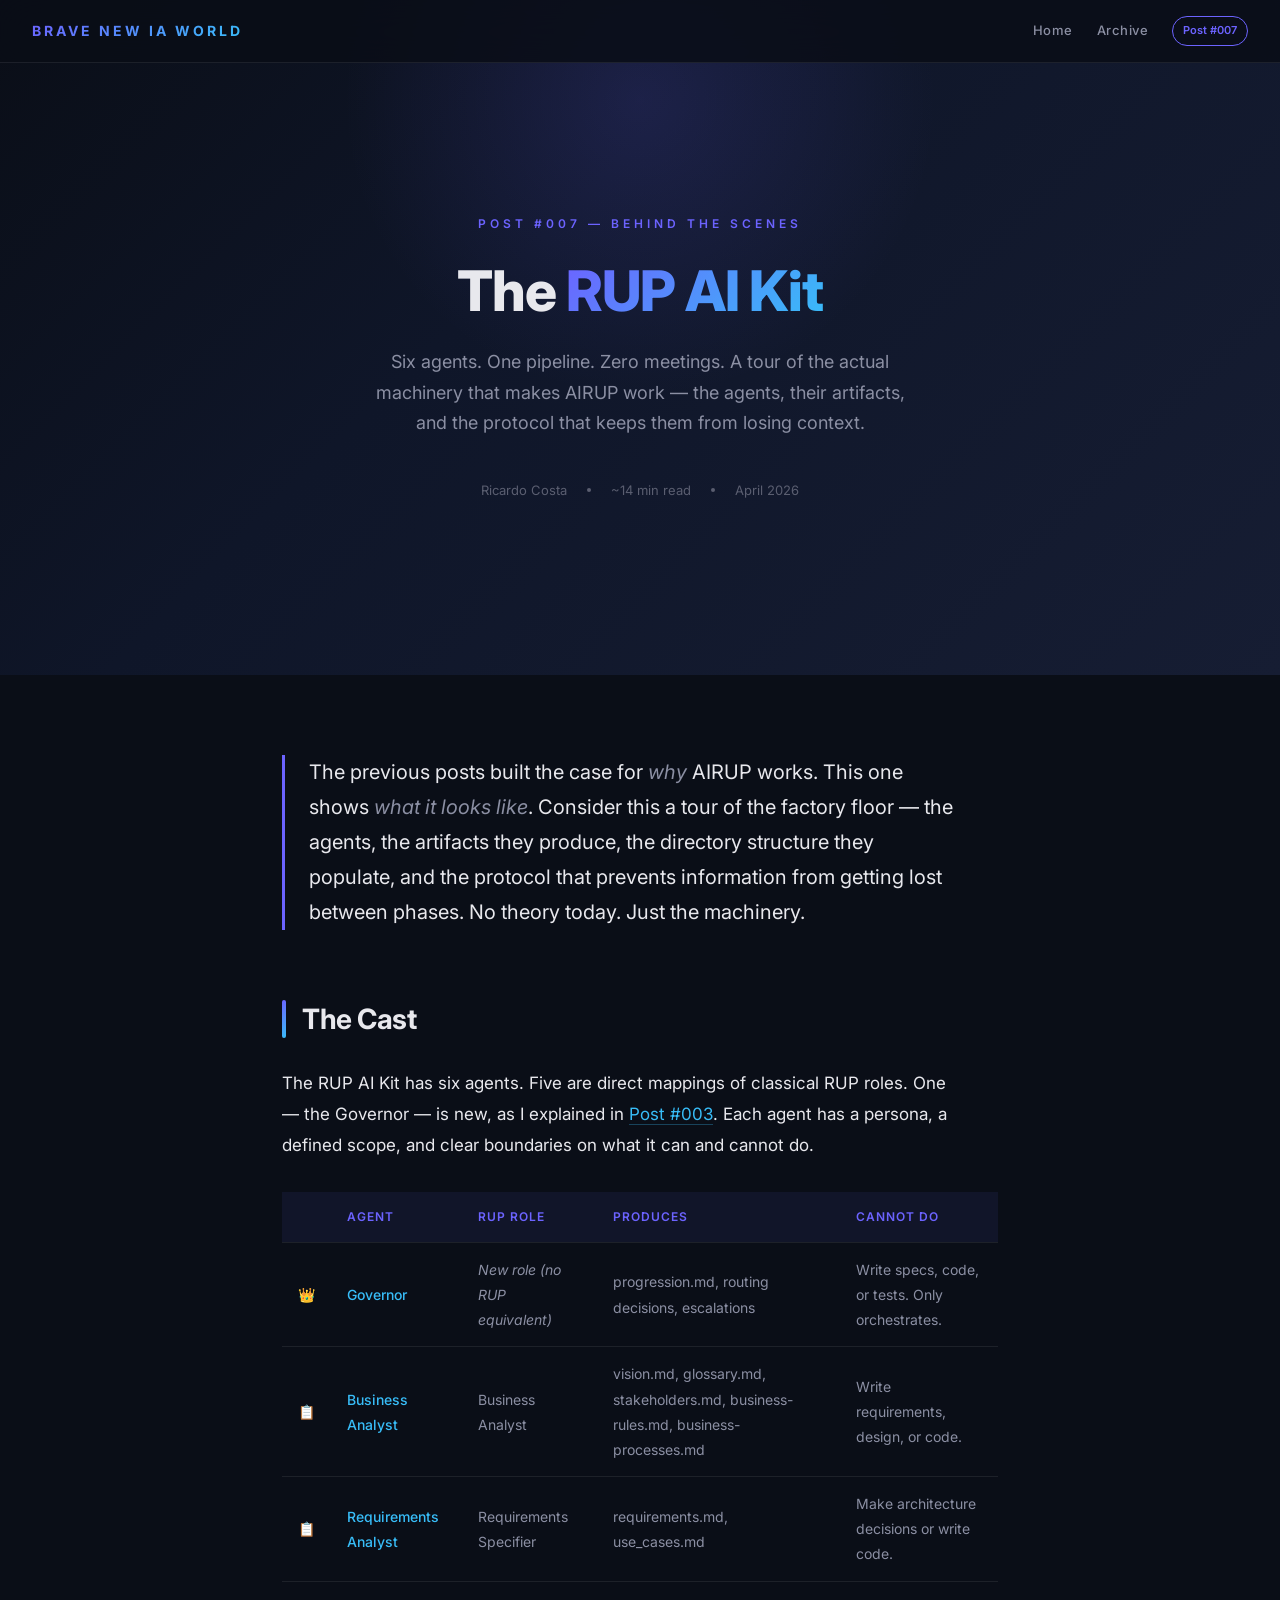
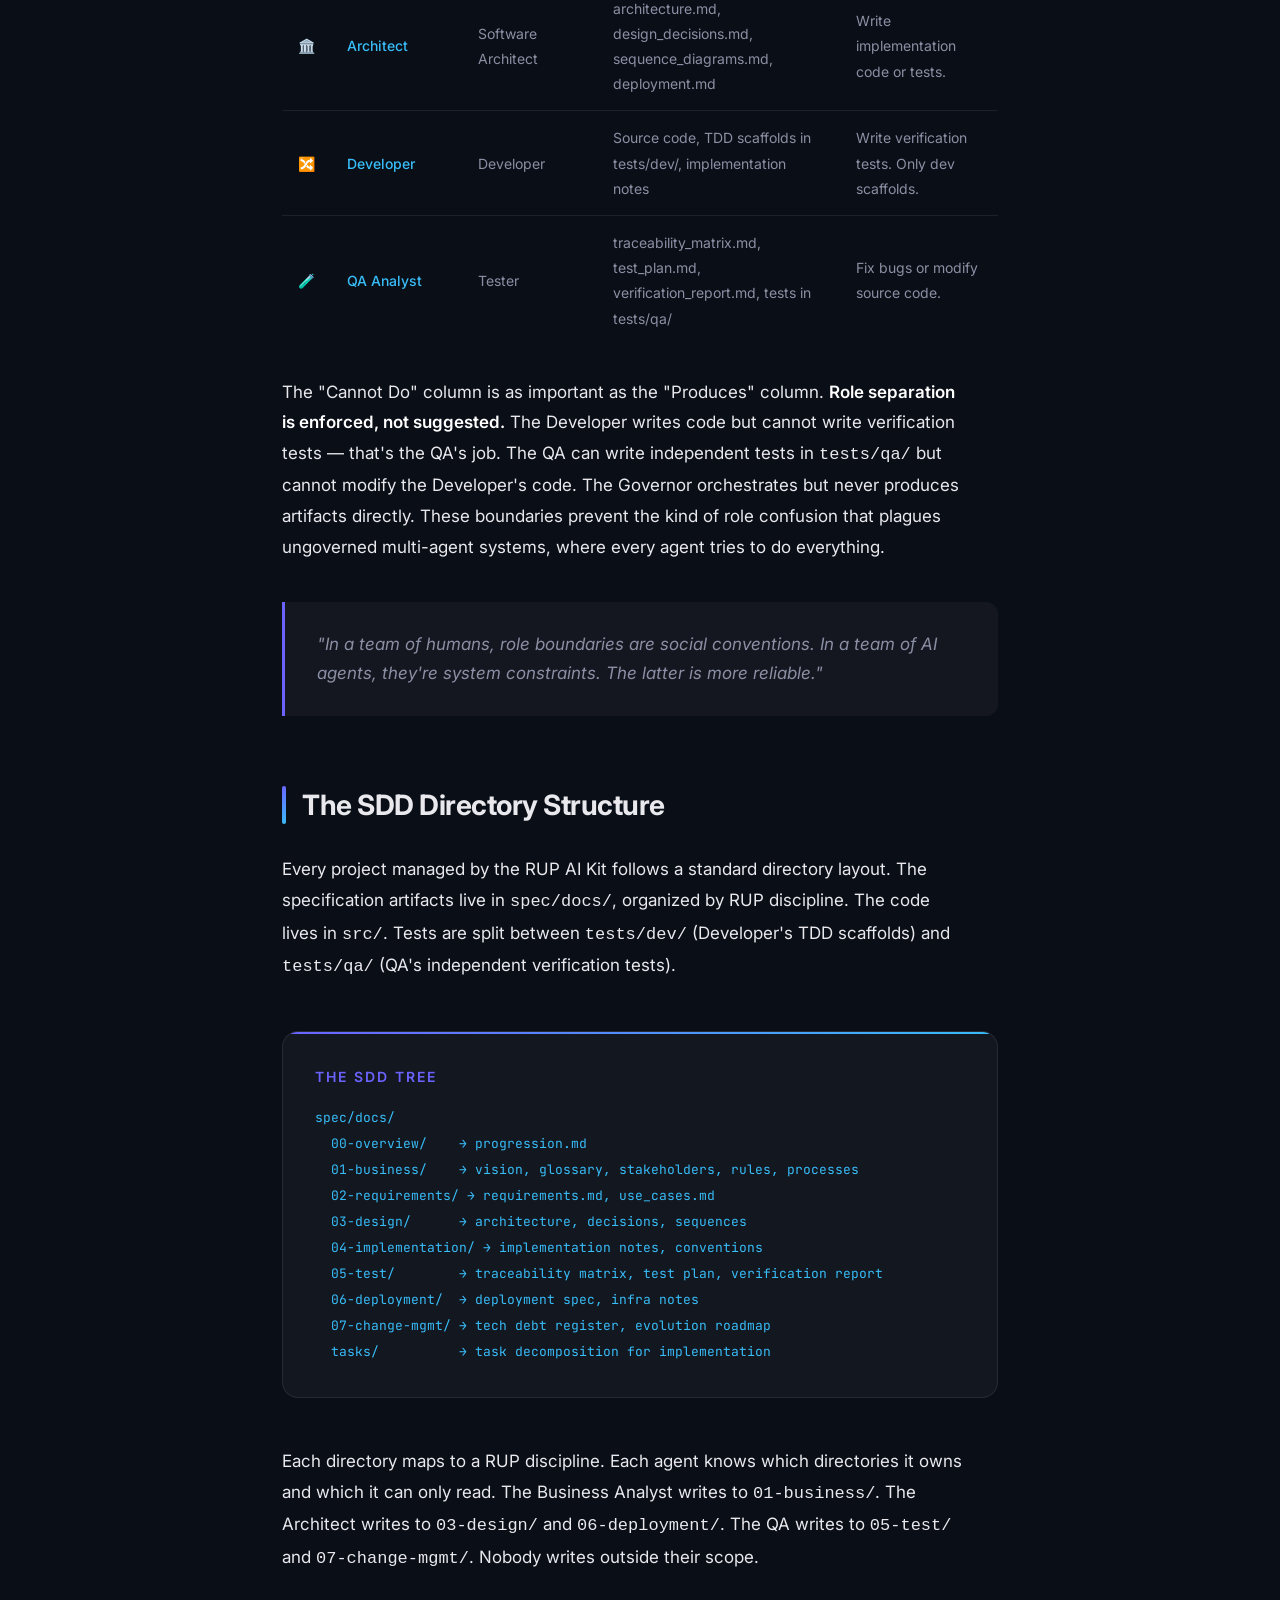
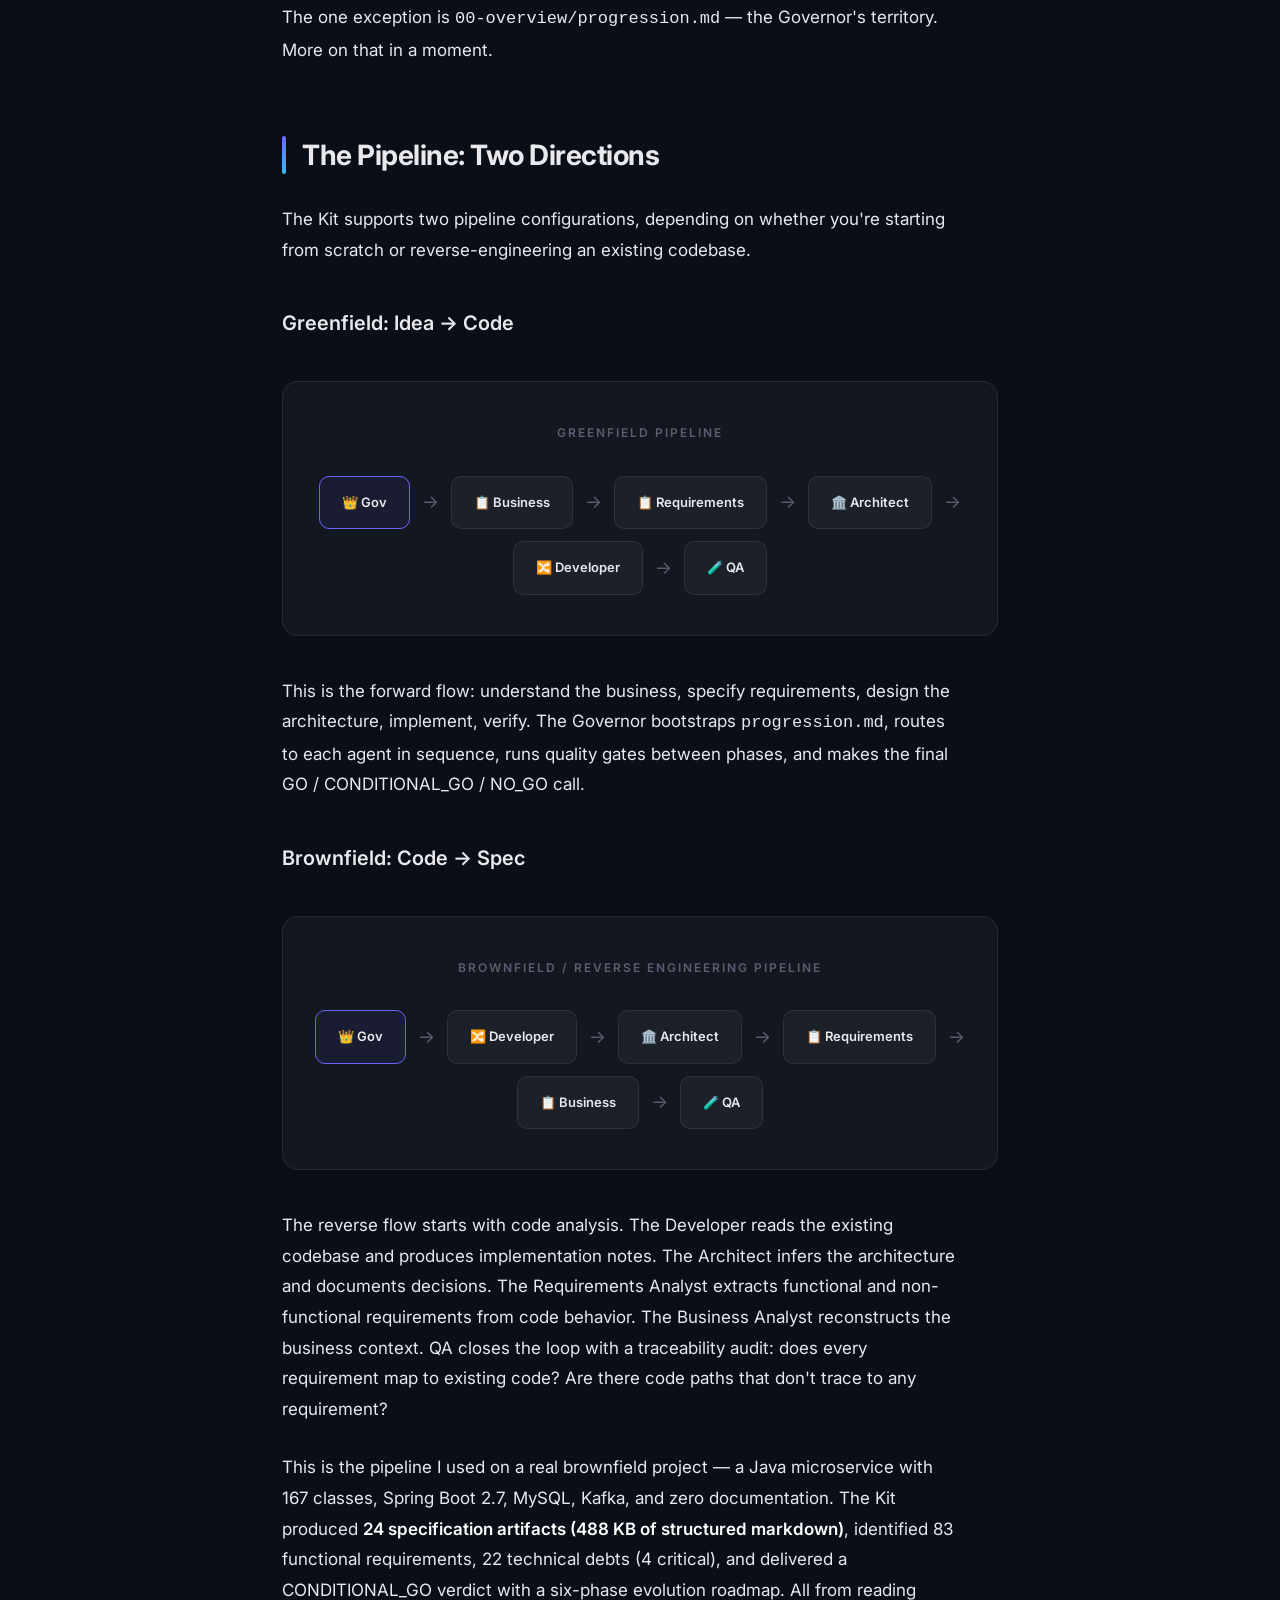
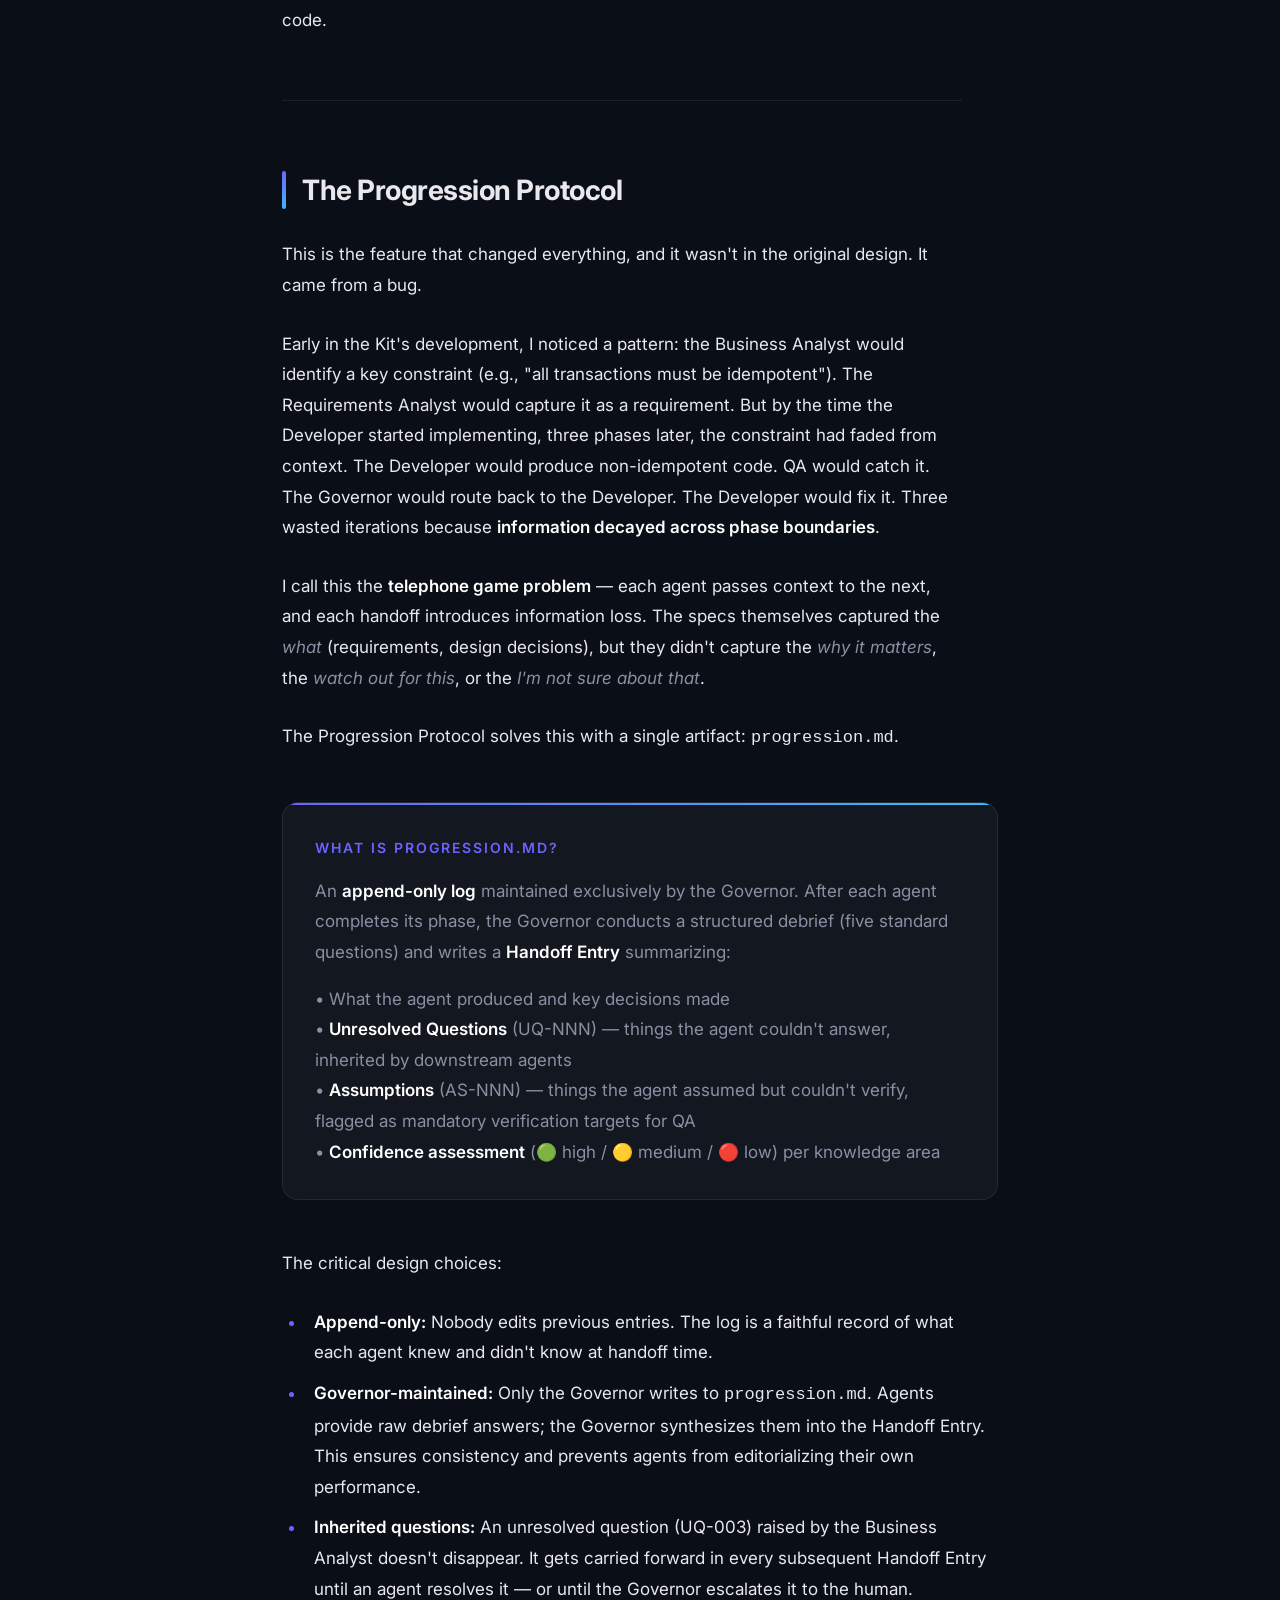
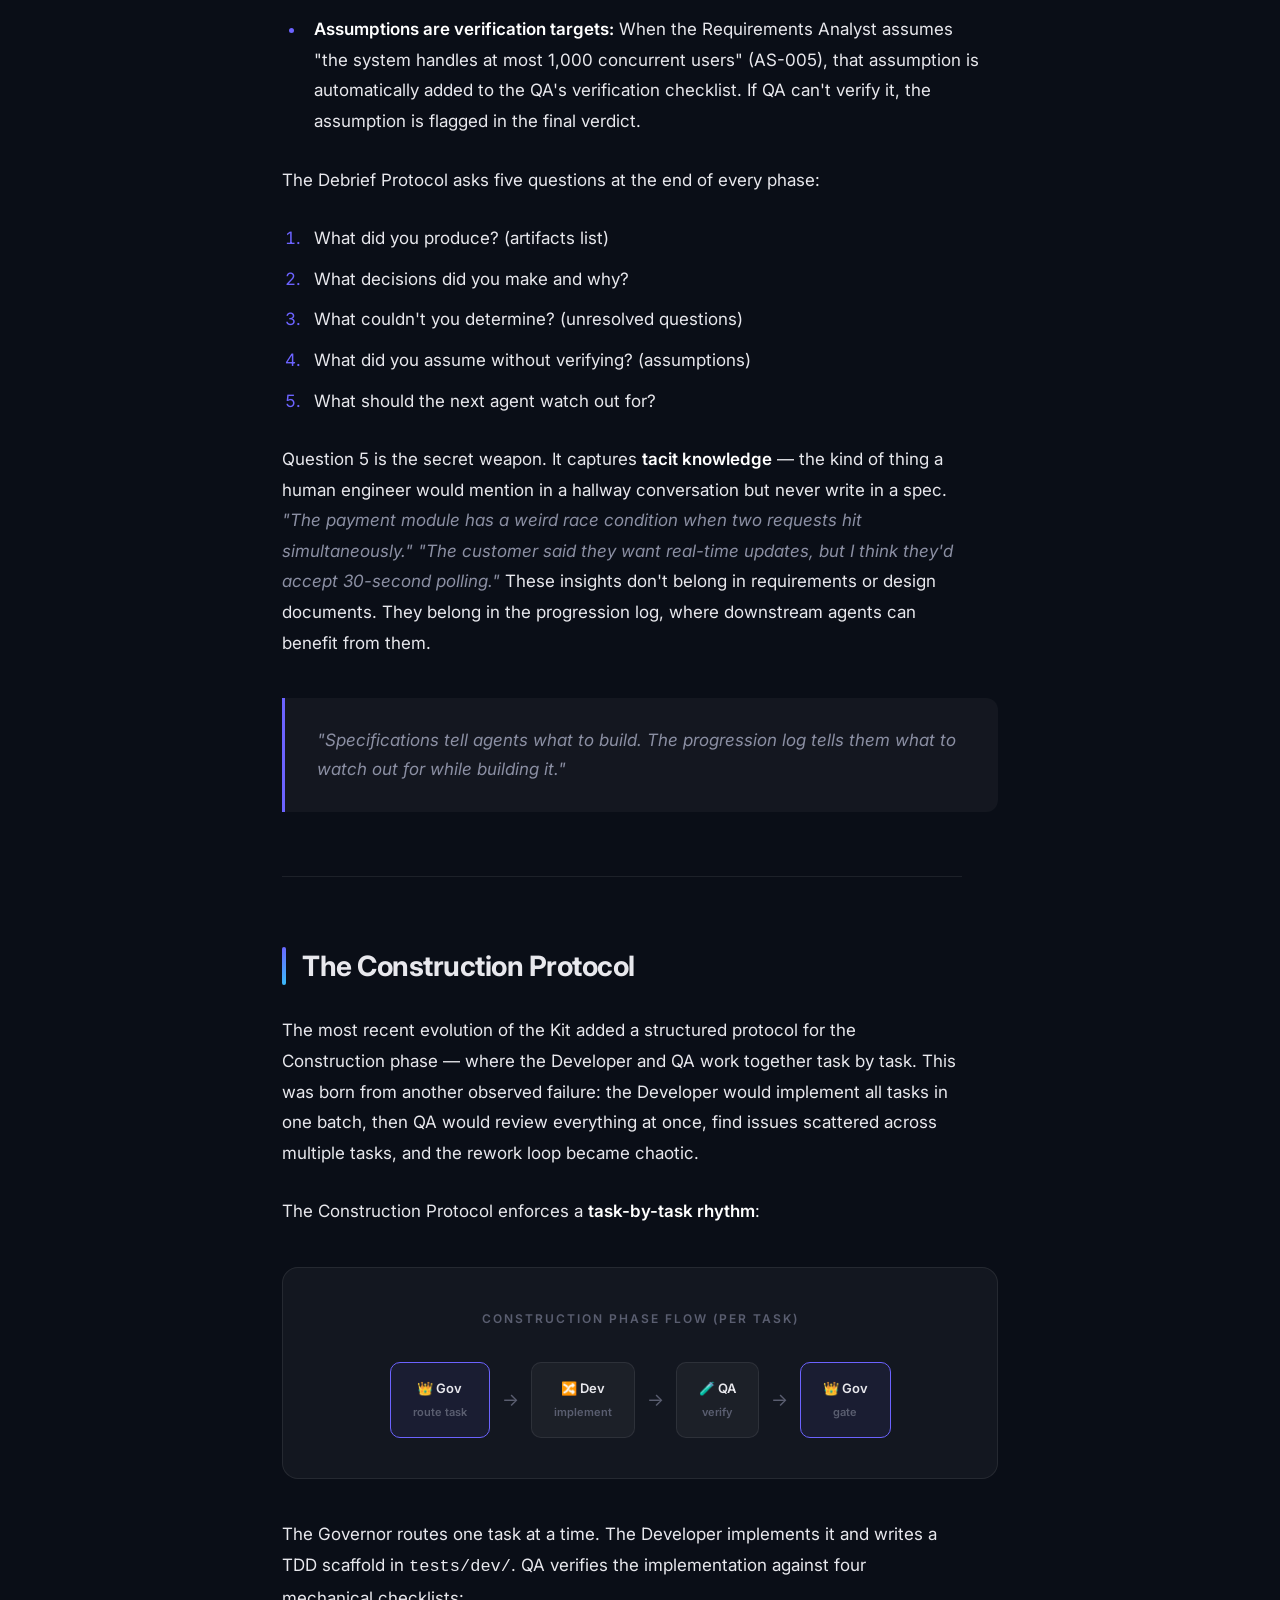
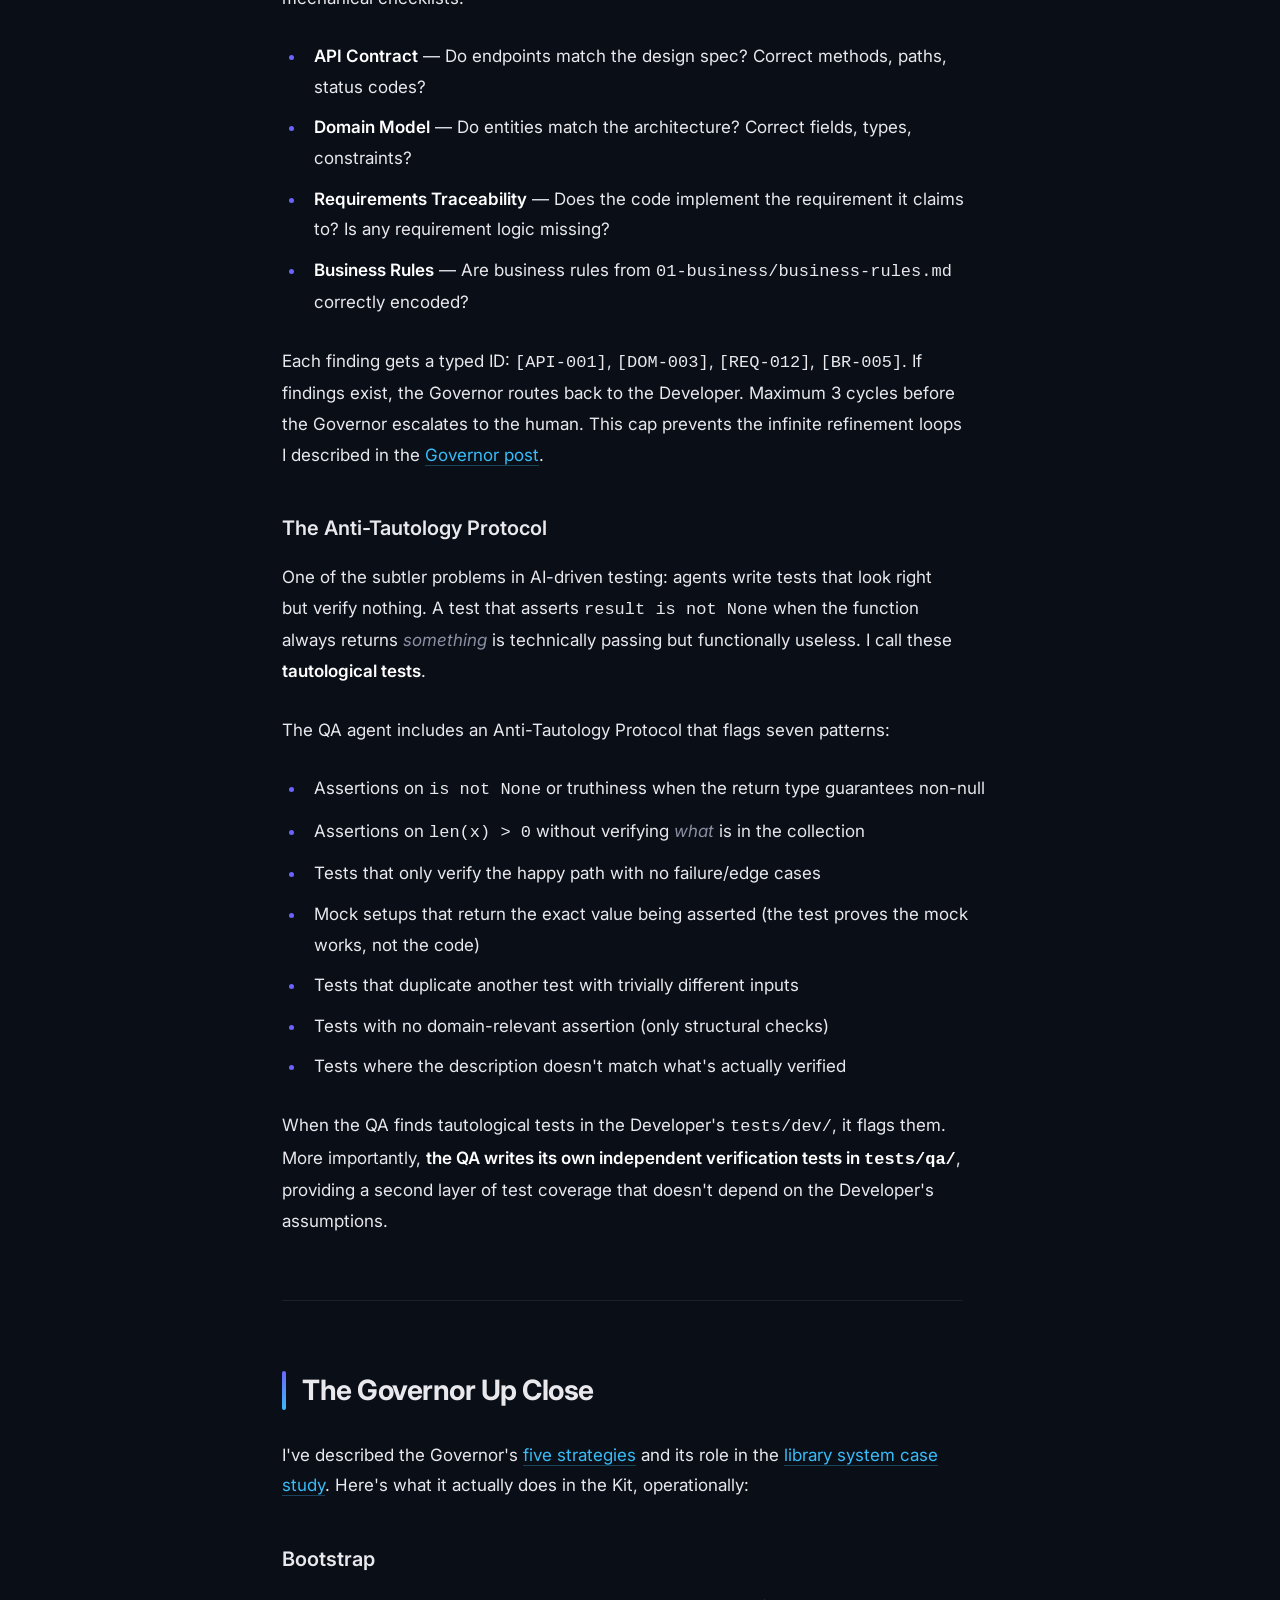
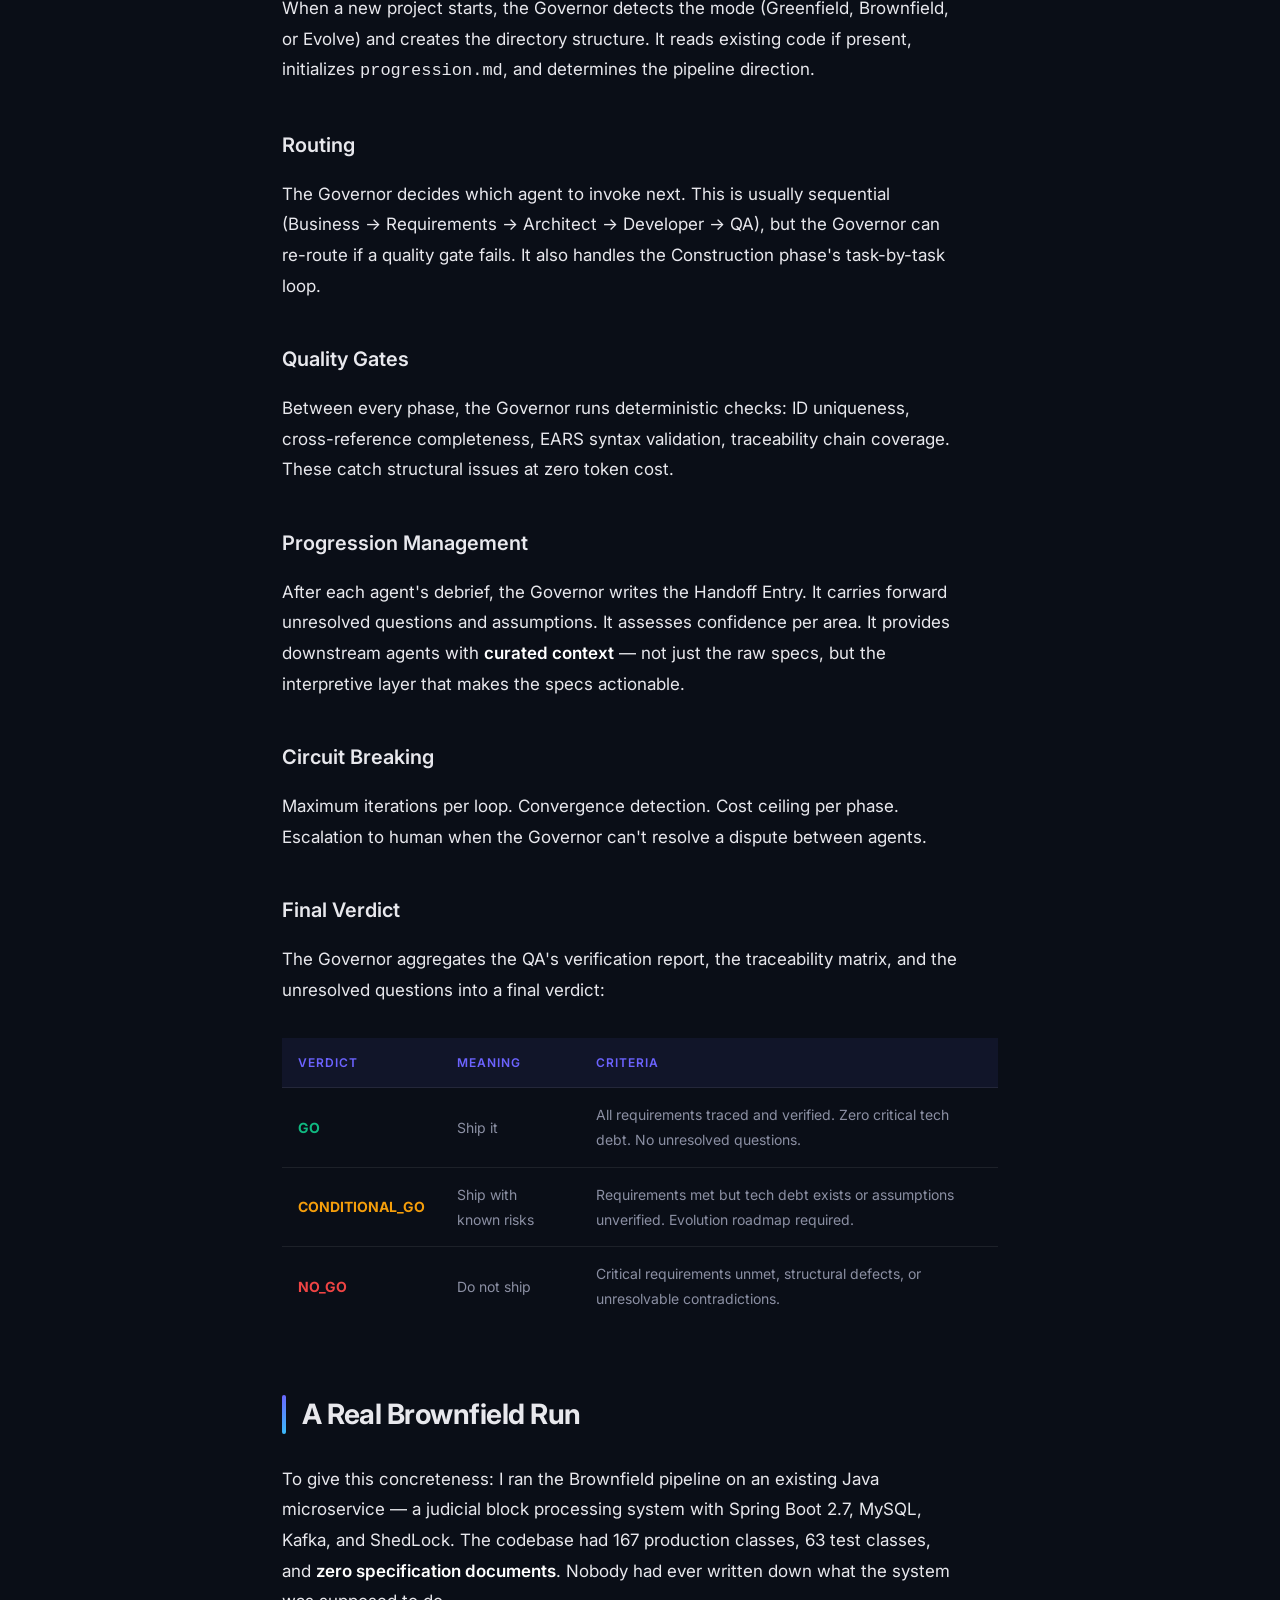
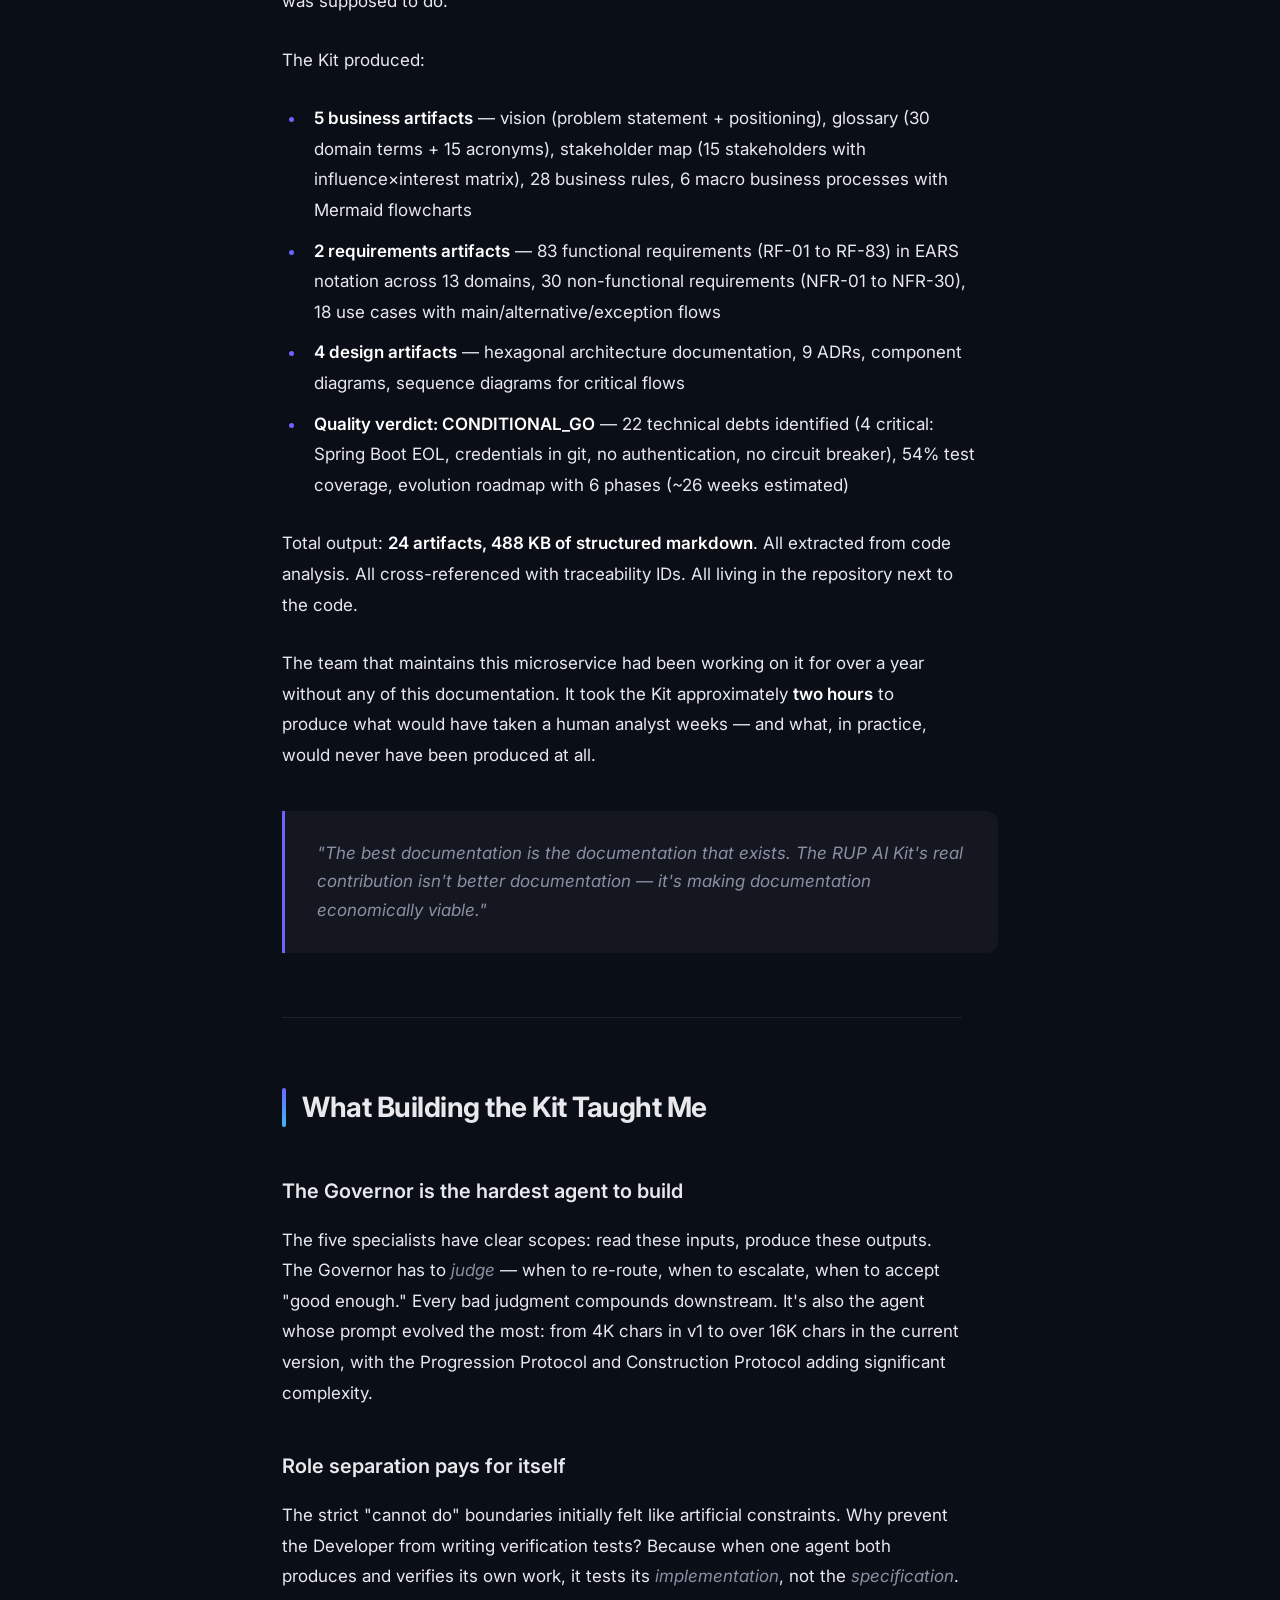
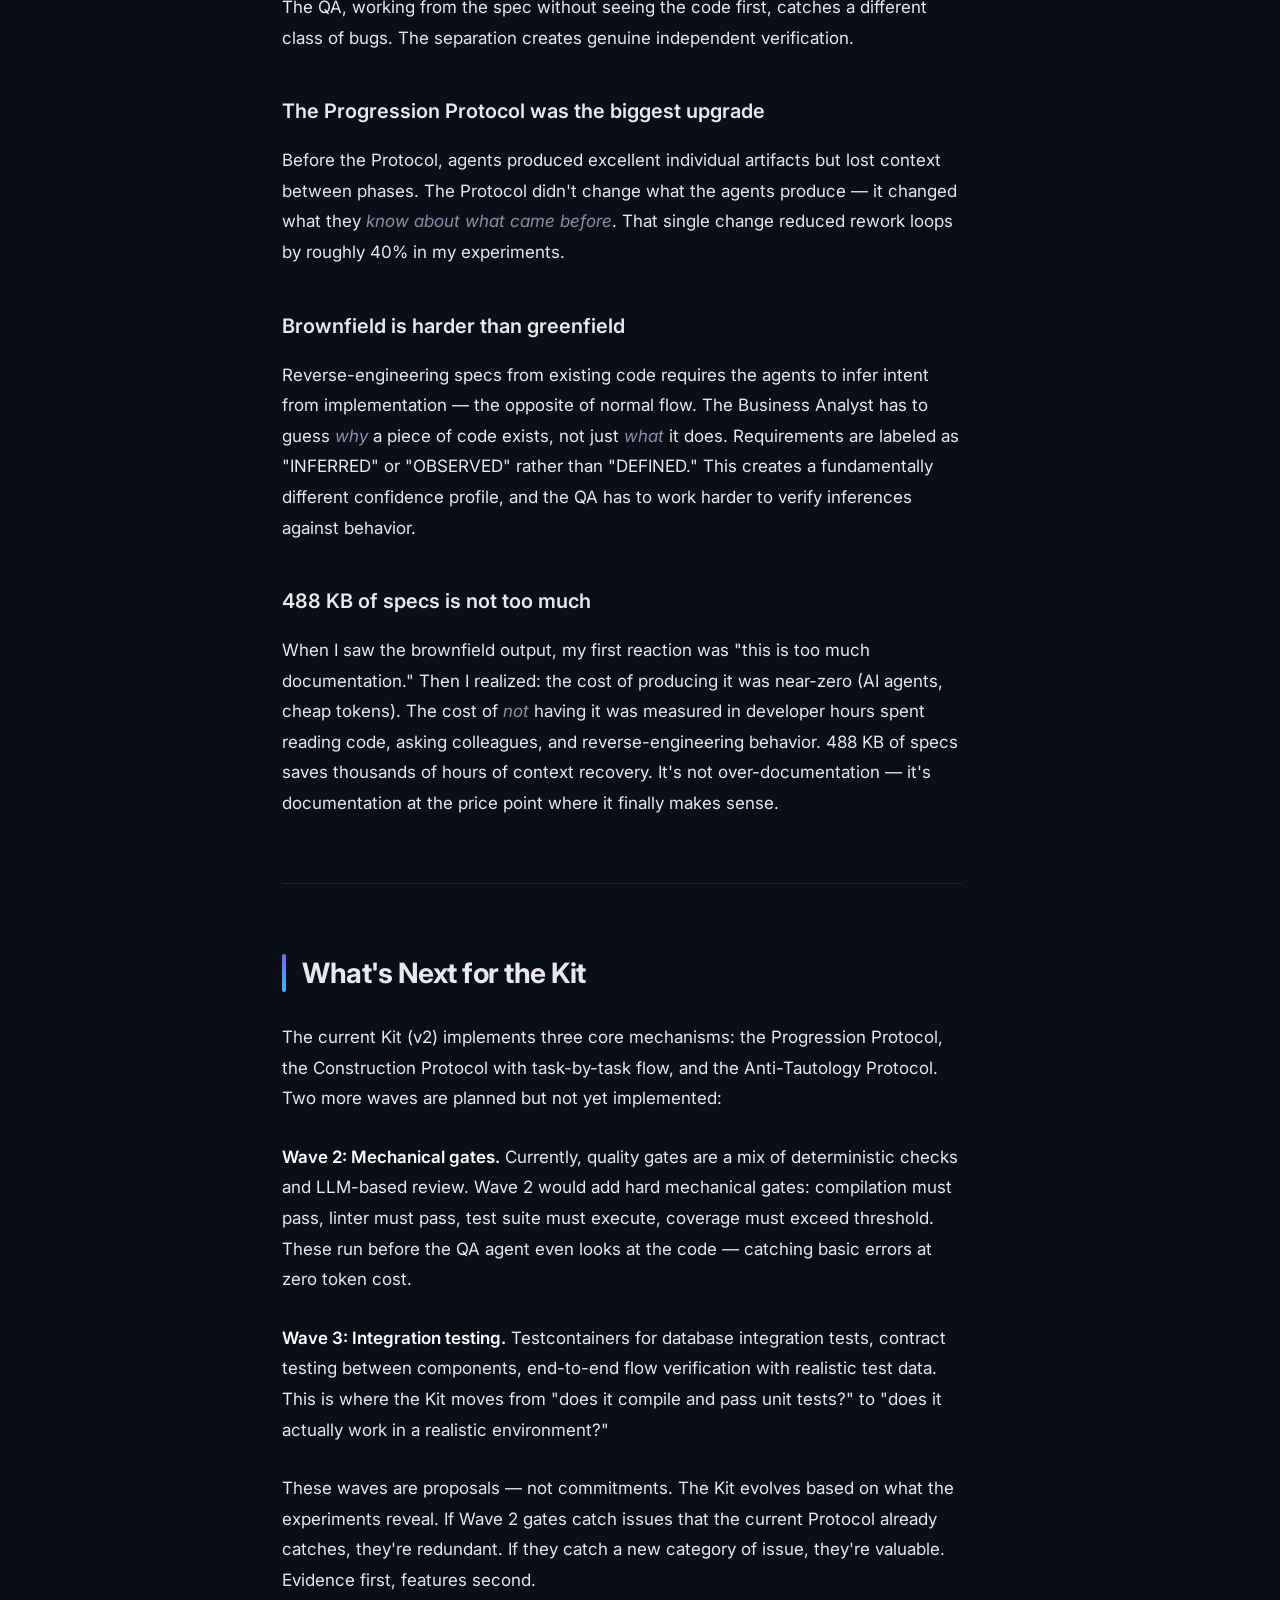
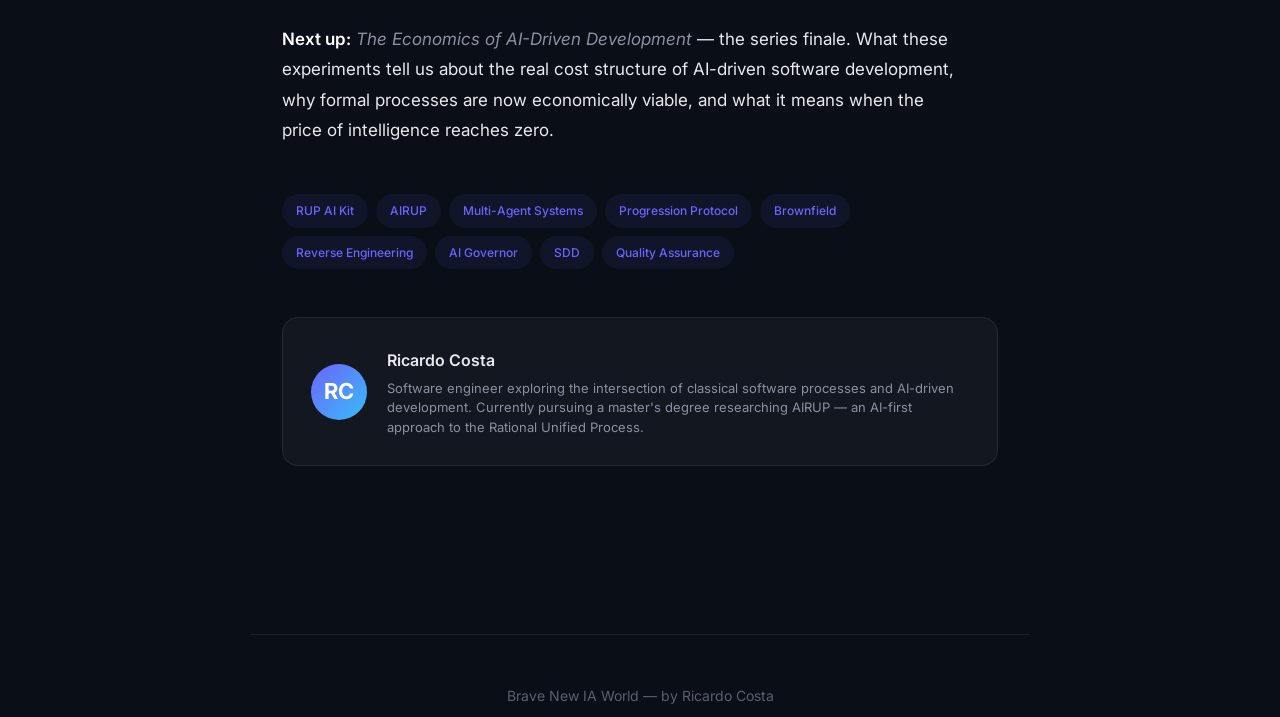
<file: posts/007-the-rup-ai-kit.html>
<!DOCTYPE html>
<html lang="en">
<head>
<meta charset="UTF-8">
<meta name="viewport" content="width=device-width, initial-scale=1.0">
<!-- Favicon -->
<link rel="icon" type="image/png" sizes="32x32" href="../images/favicon-32x32.png">
<link rel="icon" type="image/png" sizes="16x16" href="../images/favicon-16x16.png">
<link rel="apple-touch-icon" sizes="180x180" href="../images/apple-touch-icon.png">
<link rel="shortcut icon" href="../favicon.ico">
<meta name="google-site-verification" content="_97oaFM1mLh87ahif6GDfBCdHq6wlog85WR5xPBgUyk">
<title>The RUP AI Kit — Six Agents, One Pipeline, Zero Meetings | Brave New IA World</title>
<meta name="description" content="A behind-the-scenes look at the AIRUP implementation: six AI agents (Governor, Business Analyst, Requirements Analyst, Architect, Developer, QA), the artifacts they produce, the Progression Protocol that prevents amnesia between phases, and real results from a brownfield reverse engineering project.">
<meta name="author" content="Ricardo Costa">
<meta name="keywords" content="RUP AI Kit, AIRUP, AI agents, Governor, Business Analyst, Requirements Analyst, Architect, Developer, QA, Progression Protocol, SDD, multi-agent systems, software engineering, brownfield, reverse engineering">
<meta property="og:type" content="article">
<meta property="og:title" content="The RUP AI Kit — Six Agents, One Pipeline, Zero Meetings">
<meta property="og:description" content="Behind the scenes of AIRUP: six agents, their artifacts, the Progression Protocol, and what happened when we ran it on a real brownfield codebase.">
<meta property="og:site_name" content="Brave New IA World">
<meta property="og:url" content="https://bravenewiaworld.com/posts/007-the-rup-ai-kit.html">
<meta property="og:image" content="https://bravenewiaworld.com/images/og-post-007.png">
<meta property="og:image:width" content="1200">
<meta property="og:image:height" content="630">
<meta name="twitter:card" content="summary_large_image">
<meta name="twitter:title" content="The RUP AI Kit — Six Agents, One Pipeline, Zero Meetings">
<meta name="twitter:description" content="Six AI agents. One pipeline. The actual implementation of AIRUP — agents, artifacts, protocols, and a real brownfield case.">
<meta name="twitter:image" content="https://bravenewiaworld.com/images/og-post-007.png">
<meta property="article:published_time" content="2026-04-13">
<meta property="article:author" content="Ricardo Costa">
<meta property="article:section" content="Software Engineering">
<meta property="article:tag" content="RUP AI Kit">
<meta property="article:tag" content="AIRUP">
<meta property="article:tag" content="Multi-Agent Systems">
<meta property="article:tag" content="Progression Protocol">
<meta property="article:tag" content="Brownfield">
<link rel="canonical" href="https://bravenewiaworld.com/posts/007-the-rup-ai-kit.html">

<!-- Structured Data: Article -->
<script type="application/ld+json">
{
  "@context": "https://schema.org",
  "@type": "BlogPosting",
  "headline": "The RUP AI Kit — Six Agents, One Pipeline, Zero Meetings",
  "description": "A behind-the-scenes look at the AIRUP implementation: six AI agents, their artifacts, the Progression Protocol, and real results from a brownfield reverse engineering project.",
  "url": "https://bravenewiaworld.com/posts/007-the-rup-ai-kit.html",
  "datePublished": "2026-04-13",
  "dateModified": "2026-04-13",
  "author": {
    "@type": "Person",
    "name": "Ricardo Costa"
  },
  "publisher": {
    "@type": "Organization",
    "name": "Brave New IA World"
  },
  "mainEntityOfPage": {
    "@type": "WebPage",
    "@id": "https://bravenewiaworld.com/posts/007-the-rup-ai-kit.html"
  },
  "keywords": ["RUP AI Kit", "AIRUP", "AI agents", "Governor", "Progression Protocol", "SDD", "multi-agent", "brownfield", "reverse engineering"],
  "articleSection": "Software Engineering",
  "wordCount": 3600,
  "timeRequired": "PT14M"
}
</script>

<link href="https://fonts.googleapis.com/css2?family=Inter:wght@300;400;500;600;700;800;900&family=JetBrains+Mono:wght@400;500;600&display=swap" rel="stylesheet">
<link rel="stylesheet" href="../css/style.css">
</head>
<body>

<!-- HEADER -->
<header class="blog-header">
  <a href="/" class="blog-brand">Brave New IA World</a>
  <nav class="blog-nav">
    <a href="/">Home</a>
    <a href="/#posts">Archive</a>
    <span class="tag">Post #007</span>
  </nav>
</header>

<!-- HERO -->
<section class="hero-post">
  <div class="hero-label">Post #007 &mdash; Behind the Scenes</div>
  <h1>The <span class="highlight">RUP AI Kit</span></h1>
  <p class="hero-subtitle">Six agents. One pipeline. Zero meetings. A tour of the actual machinery that makes AIRUP work &mdash; the agents, their artifacts, and the protocol that keeps them from losing context.</p>
  <div class="hero-meta">
    <span>Ricardo Costa</span>
    <span class="dot"></span>
    <span>~14 min read</span>
    <span class="dot"></span>
    <time datetime="2026-04-13">April 2026</time>
  </div>
</section>

<!-- ARTICLE -->
<article class="article">

  <p class="lead fade-in">
    The previous posts built the case for <em>why</em> AIRUP works. This one shows <em>what it looks like</em>. Consider this a tour of the factory floor &mdash; the agents, the artifacts they produce, the directory structure they populate, and the protocol that prevents information from getting lost between phases. No theory today. Just the machinery.
  </p>

  <!-- SECTION: THE CAST -->
  <h2 class="fade-in">The Cast</h2>

  <p class="fade-in">
    The RUP AI Kit has six agents. Five are direct mappings of classical RUP roles. One &mdash; the Governor &mdash; is new, as I explained in <a href="003-the-ai-governor-pattern.html">Post #003</a>. Each agent has a persona, a defined scope, and clear boundaries on what it can and cannot do.
  </p>

  <table class="comparison-table fade-in">
    <thead>
      <tr>
        <th></th>
        <th>Agent</th>
        <th>RUP Role</th>
        <th>Produces</th>
        <th>Cannot Do</th>
      </tr>
    </thead>
    <tbody>
      <tr>
        <td>👑</td>
        <td class="role-agent">Governor</td>
        <td><em>New role (no RUP equivalent)</em></td>
        <td>progression.md, routing decisions, escalations</td>
        <td>Write specs, code, or tests. Only orchestrates.</td>
      </tr>
      <tr>
        <td>📋</td>
        <td class="role-agent">Business Analyst</td>
        <td>Business Analyst</td>
        <td>vision.md, glossary.md, stakeholders.md, business-rules.md, business-processes.md</td>
        <td>Write requirements, design, or code.</td>
      </tr>
      <tr>
        <td>📋</td>
        <td class="role-agent">Requirements Analyst</td>
        <td>Requirements Specifier</td>
        <td>requirements.md, use_cases.md</td>
        <td>Make architecture decisions or write code.</td>
      </tr>
      <tr>
        <td>🏛️</td>
        <td class="role-agent">Architect</td>
        <td>Software Architect</td>
        <td>architecture.md, design_decisions.md, sequence_diagrams.md, deployment.md</td>
        <td>Write implementation code or tests.</td>
      </tr>
      <tr>
        <td>🔀</td>
        <td class="role-agent">Developer</td>
        <td>Developer</td>
        <td>Source code, TDD scaffolds in tests/dev/, implementation notes</td>
        <td>Write verification tests. Only dev scaffolds.</td>
      </tr>
      <tr>
        <td>🧪</td>
        <td class="role-agent">QA Analyst</td>
        <td>Tester</td>
        <td>traceability_matrix.md, test_plan.md, verification_report.md, tests in tests/qa/</td>
        <td>Fix bugs or modify source code.</td>
      </tr>
    </tbody>
  </table>

  <p class="fade-in">
    The "Cannot Do" column is as important as the "Produces" column. <strong>Role separation is enforced, not suggested.</strong> The Developer writes code but cannot write verification tests &mdash; that's the QA's job. The QA can write independent tests in <code>tests/qa/</code> but cannot modify the Developer's code. The Governor orchestrates but never produces artifacts directly. These boundaries prevent the kind of role confusion that plagues ungoverned multi-agent systems, where every agent tries to do everything.
  </p>

  <blockquote class="fade-in">
    "In a team of humans, role boundaries are social conventions. In a team of AI agents, they're system constraints. The latter is more reliable."
  </blockquote>

  <!-- SECTION: THE DIRECTORY -->
  <h2 class="fade-in">The SDD Directory Structure</h2>

  <p class="fade-in">
    Every project managed by the RUP AI Kit follows a standard directory layout. The specification artifacts live in <code>spec/docs/</code>, organized by RUP discipline. The code lives in <code>src/</code>. Tests are split between <code>tests/dev/</code> (Developer's TDD scaffolds) and <code>tests/qa/</code> (QA's independent verification tests).
  </p>

  <div class="callout fade-in">
    <h4>The SDD Tree</h4>
    <p style="font-family:var(--mono);font-size:13px;line-height:2;color:var(--accent-secondary);">
      spec/docs/<br>
      &nbsp;&nbsp;00-overview/ &nbsp;&nbsp;&nbsp;&rarr; progression.md<br>
      &nbsp;&nbsp;01-business/ &nbsp;&nbsp;&nbsp;&rarr; vision, glossary, stakeholders, rules, processes<br>
      &nbsp;&nbsp;02-requirements/ &rarr; requirements.md, use_cases.md<br>
      &nbsp;&nbsp;03-design/ &nbsp;&nbsp;&nbsp;&nbsp;&nbsp;&rarr; architecture, decisions, sequences<br>
      &nbsp;&nbsp;04-implementation/ &rarr; implementation notes, conventions<br>
      &nbsp;&nbsp;05-test/ &nbsp;&nbsp;&nbsp;&nbsp;&nbsp;&nbsp;&nbsp;&rarr; traceability matrix, test plan, verification report<br>
      &nbsp;&nbsp;06-deployment/ &nbsp;&rarr; deployment spec, infra notes<br>
      &nbsp;&nbsp;07-change-mgmt/ &rarr; tech debt register, evolution roadmap<br>
      &nbsp;&nbsp;tasks/ &nbsp;&nbsp;&nbsp;&nbsp;&nbsp;&nbsp;&nbsp;&nbsp;&nbsp;&rarr; task decomposition for implementation
    </p>
  </div>

  <p class="fade-in">
    Each directory maps to a RUP discipline. Each agent knows which directories it owns and which it can only read. The Business Analyst writes to <code>01-business/</code>. The Architect writes to <code>03-design/</code> and <code>06-deployment/</code>. The QA writes to <code>05-test/</code> and <code>07-change-mgmt/</code>. Nobody writes outside their scope.
  </p>

  <p class="fade-in">
    The one exception is <code>00-overview/progression.md</code> &mdash; the Governor's territory. More on that in a moment.
  </p>

  <!-- SECTION: THE PIPELINE -->
  <h2 class="fade-in">The Pipeline: Two Directions</h2>

  <p class="fade-in">
    The Kit supports two pipeline configurations, depending on whether you're starting from scratch or reverse-engineering an existing codebase.
  </p>

  <h3 class="fade-in">Greenfield: Idea &rarr; Code</h3>

  <div class="diagram fade-in">
    <div class="diagram-title">Greenfield Pipeline</div>
    <div class="phase-flow">
      <div class="phase-box" style="border-color:var(--accent);background:rgba(108,99,255,0.08);">👑 Gov</div>
      <span class="phase-arrow">&rarr;</span>
      <div class="phase-box">📋 Business</div>
      <span class="phase-arrow">&rarr;</span>
      <div class="phase-box">📋 Requirements</div>
      <span class="phase-arrow">&rarr;</span>
      <div class="phase-box">🏛️ Architect</div>
      <span class="phase-arrow">&rarr;</span>
      <div class="phase-box">🔀 Developer</div>
      <span class="phase-arrow">&rarr;</span>
      <div class="phase-box">🧪 QA</div>
    </div>
  </div>

  <p class="fade-in">
    This is the forward flow: understand the business, specify requirements, design the architecture, implement, verify. The Governor bootstraps <code>progression.md</code>, routes to each agent in sequence, runs quality gates between phases, and makes the final GO / CONDITIONAL_GO / NO_GO call.
  </p>

  <h3 class="fade-in">Brownfield: Code &rarr; Spec</h3>

  <div class="diagram fade-in">
    <div class="diagram-title">Brownfield / Reverse Engineering Pipeline</div>
    <div class="phase-flow">
      <div class="phase-box" style="border-color:var(--accent);background:rgba(108,99,255,0.08);">👑 Gov</div>
      <span class="phase-arrow">&rarr;</span>
      <div class="phase-box">🔀 Developer</div>
      <span class="phase-arrow">&rarr;</span>
      <div class="phase-box">🏛️ Architect</div>
      <span class="phase-arrow">&rarr;</span>
      <div class="phase-box">📋 Requirements</div>
      <span class="phase-arrow">&rarr;</span>
      <div class="phase-box">📋 Business</div>
      <span class="phase-arrow">&rarr;</span>
      <div class="phase-box">🧪 QA</div>
    </div>
  </div>

  <p class="fade-in">
    The reverse flow starts with code analysis. The Developer reads the existing codebase and produces implementation notes. The Architect infers the architecture and documents decisions. The Requirements Analyst extracts functional and non-functional requirements from code behavior. The Business Analyst reconstructs the business context. QA closes the loop with a traceability audit: does every requirement map to existing code? Are there code paths that don't trace to any requirement?
  </p>

  <p class="fade-in">
    This is the pipeline I used on a real brownfield project &mdash; a Java microservice with 167 classes, Spring Boot 2.7, MySQL, Kafka, and zero documentation. The Kit produced <strong>24 specification artifacts (488 KB of structured markdown)</strong>, identified 83 functional requirements, 22 technical debts (4 critical), and delivered a CONDITIONAL_GO verdict with a six-phase evolution roadmap. All from reading code.
  </p>

  <hr class="separator">

  <!-- SECTION: PROGRESSION PROTOCOL -->
  <h2 class="fade-in">The Progression Protocol</h2>

  <p class="fade-in">
    This is the feature that changed everything, and it wasn't in the original design. It came from a bug.
  </p>

  <p class="fade-in">
    Early in the Kit's development, I noticed a pattern: the Business Analyst would identify a key constraint (e.g., "all transactions must be idempotent"). The Requirements Analyst would capture it as a requirement. But by the time the Developer started implementing, three phases later, the constraint had faded from context. The Developer would produce non-idempotent code. QA would catch it. The Governor would route back to the Developer. The Developer would fix it. Three wasted iterations because <strong>information decayed across phase boundaries</strong>.
  </p>

  <p class="fade-in">
    I call this the <strong>telephone game problem</strong> &mdash; each agent passes context to the next, and each handoff introduces information loss. The specs themselves captured the <em>what</em> (requirements, design decisions), but they didn't capture the <em>why it matters</em>, the <em>watch out for this</em>, or the <em>I'm not sure about that</em>.
  </p>

  <p class="fade-in">
    The Progression Protocol solves this with a single artifact: <code>progression.md</code>.
  </p>

  <div class="callout fade-in">
    <h4>What Is progression.md?</h4>
    <p>
      An <strong>append-only log</strong> maintained exclusively by the Governor. After each agent completes its phase, the Governor conducts a structured debrief (five standard questions) and writes a <strong>Handoff Entry</strong> summarizing:
    </p>
    <p>
      &bull; What the agent produced and key decisions made<br>
      &bull; <strong>Unresolved Questions</strong> (UQ-NNN) &mdash; things the agent couldn't answer, inherited by downstream agents<br>
      &bull; <strong>Assumptions</strong> (AS-NNN) &mdash; things the agent assumed but couldn't verify, flagged as mandatory verification targets for QA<br>
      &bull; <strong>Confidence assessment</strong> (🟢 high / 🟡 medium / 🔴 low) per knowledge area
    </p>
  </div>

  <p class="fade-in">
    The critical design choices:
  </p>

  <ul class="fade-in">
    <li><strong>Append-only:</strong> Nobody edits previous entries. The log is a faithful record of what each agent knew and didn't know at handoff time.</li>
    <li><strong>Governor-maintained:</strong> Only the Governor writes to <code>progression.md</code>. Agents provide raw debrief answers; the Governor synthesizes them into the Handoff Entry. This ensures consistency and prevents agents from editorializing their own performance.</li>
    <li><strong>Inherited questions:</strong> An unresolved question (UQ-003) raised by the Business Analyst doesn't disappear. It gets carried forward in every subsequent Handoff Entry until an agent resolves it &mdash; or until the Governor escalates it to the human.</li>
    <li><strong>Assumptions are verification targets:</strong> When the Requirements Analyst assumes "the system handles at most 1,000 concurrent users" (AS-005), that assumption is automatically added to the QA's verification checklist. If QA can't verify it, the assumption is flagged in the final verdict.</li>
  </ul>

  <p class="fade-in">
    The Debrief Protocol asks five questions at the end of every phase:
  </p>

  <ol class="fade-in">
    <li>What did you produce? (artifacts list)</li>
    <li>What decisions did you make and why?</li>
    <li>What couldn't you determine? (unresolved questions)</li>
    <li>What did you assume without verifying? (assumptions)</li>
    <li>What should the next agent watch out for?</li>
  </ol>

  <p class="fade-in">
    Question 5 is the secret weapon. It captures <strong>tacit knowledge</strong> &mdash; the kind of thing a human engineer would mention in a hallway conversation but never write in a spec. <em>"The payment module has a weird race condition when two requests hit simultaneously."</em> <em>"The customer said they want real-time updates, but I think they'd accept 30-second polling."</em> These insights don't belong in requirements or design documents. They belong in the progression log, where downstream agents can benefit from them.
  </p>

  <blockquote class="fade-in">
    "Specifications tell agents what to build. The progression log tells them what to watch out for while building it."
  </blockquote>

  <hr class="separator">

  <!-- SECTION: CONSTRUCTION PROTOCOL -->
  <h2 class="fade-in">The Construction Protocol</h2>

  <p class="fade-in">
    The most recent evolution of the Kit added a structured protocol for the Construction phase &mdash; where the Developer and QA work together task by task. This was born from another observed failure: the Developer would implement all tasks in one batch, then QA would review everything at once, find issues scattered across multiple tasks, and the rework loop became chaotic.
  </p>

  <p class="fade-in">
    The Construction Protocol enforces a <strong>task-by-task rhythm</strong>:
  </p>

  <div class="diagram fade-in">
    <div class="diagram-title">Construction Phase Flow (per task)</div>
    <div class="phase-flow">
      <div class="phase-box" style="border-color:var(--accent);background:rgba(108,99,255,0.08);">👑 Gov<br><small style="color:var(--text-dim);font-size:11px;">route task</small></div>
      <span class="phase-arrow">&rarr;</span>
      <div class="phase-box">🔀 Dev<br><small style="color:var(--text-dim);font-size:11px;">implement</small></div>
      <span class="phase-arrow">&rarr;</span>
      <div class="phase-box">🧪 QA<br><small style="color:var(--text-dim);font-size:11px;">verify</small></div>
      <span class="phase-arrow">&rarr;</span>
      <div class="phase-box" style="border-color:var(--accent);background:rgba(108,99,255,0.08);">👑 Gov<br><small style="color:var(--text-dim);font-size:11px;">gate</small></div>
    </div>
  </div>

  <p class="fade-in">
    The Governor routes one task at a time. The Developer implements it and writes a TDD scaffold in <code>tests/dev/</code>. QA verifies the implementation against four mechanical checklists:
  </p>

  <ul class="fade-in">
    <li><strong>API Contract</strong> &mdash; Do endpoints match the design spec? Correct methods, paths, status codes?</li>
    <li><strong>Domain Model</strong> &mdash; Do entities match the architecture? Correct fields, types, constraints?</li>
    <li><strong>Requirements Traceability</strong> &mdash; Does the code implement the requirement it claims to? Is any requirement logic missing?</li>
    <li><strong>Business Rules</strong> &mdash; Are business rules from <code>01-business/business-rules.md</code> correctly encoded?</li>
  </ul>

  <p class="fade-in">
    Each finding gets a typed ID: <code>[API-001]</code>, <code>[DOM-003]</code>, <code>[REQ-012]</code>, <code>[BR-005]</code>. If findings exist, the Governor routes back to the Developer. Maximum 3 cycles before the Governor escalates to the human. This cap prevents the infinite refinement loops I described in the <a href="003-the-ai-governor-pattern.html">Governor post</a>.
  </p>

  <h3 class="fade-in">The Anti-Tautology Protocol</h3>

  <p class="fade-in">
    One of the subtler problems in AI-driven testing: agents write tests that look right but verify nothing. A test that asserts <code>result is not None</code> when the function always returns <em>something</em> is technically passing but functionally useless. I call these <strong>tautological tests</strong>.
  </p>

  <p class="fade-in">
    The QA agent includes an Anti-Tautology Protocol that flags seven patterns:
  </p>

  <ul class="fade-in">
    <li>Assertions on <code>is not None</code> or truthiness when the return type guarantees non-null</li>
    <li>Assertions on <code>len(x) &gt; 0</code> without verifying <em>what</em> is in the collection</li>
    <li>Tests that only verify the happy path with no failure/edge cases</li>
    <li>Mock setups that return the exact value being asserted (the test proves the mock works, not the code)</li>
    <li>Tests that duplicate another test with trivially different inputs</li>
    <li>Tests with no domain-relevant assertion (only structural checks)</li>
    <li>Tests where the description doesn't match what's actually verified</li>
  </ul>

  <p class="fade-in">
    When the QA finds tautological tests in the Developer's <code>tests/dev/</code>, it flags them. More importantly, <strong>the QA writes its own independent verification tests in <code>tests/qa/</code></strong>, providing a second layer of test coverage that doesn't depend on the Developer's assumptions.
  </p>

  <hr class="separator">

  <!-- SECTION: THE GOVERNOR -->
  <h2 class="fade-in">The Governor Up Close</h2>

  <p class="fade-in">
    I've described the Governor's <a href="003-the-ai-governor-pattern.html">five strategies</a> and its role in the <a href="006-building-an-airup-prototype.html">library system case study</a>. Here's what it actually does in the Kit, operationally:
  </p>

  <h3 class="fade-in">Bootstrap</h3>
  <p class="fade-in">
    When a new project starts, the Governor detects the mode (Greenfield, Brownfield, or Evolve) and creates the directory structure. It reads existing code if present, initializes <code>progression.md</code>, and determines the pipeline direction.
  </p>

  <h3 class="fade-in">Routing</h3>
  <p class="fade-in">
    The Governor decides which agent to invoke next. This is usually sequential (Business &rarr; Requirements &rarr; Architect &rarr; Developer &rarr; QA), but the Governor can re-route if a quality gate fails. It also handles the Construction phase's task-by-task loop.
  </p>

  <h3 class="fade-in">Quality Gates</h3>
  <p class="fade-in">
    Between every phase, the Governor runs deterministic checks: ID uniqueness, cross-reference completeness, EARS syntax validation, traceability chain coverage. These catch structural issues at zero token cost.
  </p>

  <h3 class="fade-in">Progression Management</h3>
  <p class="fade-in">
    After each agent's debrief, the Governor writes the Handoff Entry. It carries forward unresolved questions and assumptions. It assesses confidence per area. It provides downstream agents with <strong>curated context</strong> &mdash; not just the raw specs, but the interpretive layer that makes the specs actionable.
  </p>

  <h3 class="fade-in">Circuit Breaking</h3>
  <p class="fade-in">
    Maximum iterations per loop. Convergence detection. Cost ceiling per phase. Escalation to human when the Governor can't resolve a dispute between agents.
  </p>

  <h3 class="fade-in">Final Verdict</h3>
  <p class="fade-in">
    The Governor aggregates the QA's verification report, the traceability matrix, and the unresolved questions into a final verdict:
  </p>

  <table class="comparison-table fade-in">
    <thead>
      <tr>
        <th>Verdict</th>
        <th>Meaning</th>
        <th>Criteria</th>
      </tr>
    </thead>
    <tbody>
      <tr>
        <td style="color:var(--accent-green);font-weight:700;">GO</td>
        <td>Ship it</td>
        <td>All requirements traced and verified. Zero critical tech debt. No unresolved questions.</td>
      </tr>
      <tr>
        <td style="color:var(--accent-warm);font-weight:700;">CONDITIONAL_GO</td>
        <td>Ship with known risks</td>
        <td>Requirements met but tech debt exists or assumptions unverified. Evolution roadmap required.</td>
      </tr>
      <tr>
        <td style="color:#EF4444;font-weight:700;">NO_GO</td>
        <td>Do not ship</td>
        <td>Critical requirements unmet, structural defects, or unresolvable contradictions.</td>
      </tr>
    </tbody>
  </table>

  <!-- SECTION: REAL CASE -->
  <h2 class="fade-in">A Real Brownfield Run</h2>

  <p class="fade-in">
    To give this concreteness: I ran the Brownfield pipeline on an existing Java microservice &mdash; a judicial block processing system with Spring Boot 2.7, MySQL, Kafka, and ShedLock. The codebase had 167 production classes, 63 test classes, and <strong>zero specification documents</strong>. Nobody had ever written down what the system was supposed to do.
  </p>

  <p class="fade-in">
    The Kit produced:
  </p>

  <ul class="fade-in">
    <li><strong>5 business artifacts</strong> &mdash; vision (problem statement + positioning), glossary (30 domain terms + 15 acronyms), stakeholder map (15 stakeholders with influence&times;interest matrix), 28 business rules, 6 macro business processes with Mermaid flowcharts</li>
    <li><strong>2 requirements artifacts</strong> &mdash; 83 functional requirements (RF-01 to RF-83) in EARS notation across 13 domains, 30 non-functional requirements (NFR-01 to NFR-30), 18 use cases with main/alternative/exception flows</li>
    <li><strong>4 design artifacts</strong> &mdash; hexagonal architecture documentation, 9 ADRs, component diagrams, sequence diagrams for critical flows</li>
    <li><strong>Quality verdict: CONDITIONAL_GO</strong> &mdash; 22 technical debts identified (4 critical: Spring Boot EOL, credentials in git, no authentication, no circuit breaker), 54% test coverage, evolution roadmap with 6 phases (~26 weeks estimated)</li>
  </ul>

  <p class="fade-in">
    Total output: <strong>24 artifacts, 488 KB of structured markdown</strong>. All extracted from code analysis. All cross-referenced with traceability IDs. All living in the repository next to the code.
  </p>

  <p class="fade-in">
    The team that maintains this microservice had been working on it for over a year without any of this documentation. It took the Kit approximately <strong>two hours</strong> to produce what would have taken a human analyst weeks &mdash; and what, in practice, would never have been produced at all.
  </p>

  <blockquote class="fade-in">
    "The best documentation is the documentation that exists. The RUP AI Kit's real contribution isn't better documentation &mdash; it's making documentation economically viable."
  </blockquote>

  <hr class="separator">

  <!-- SECTION: WHAT I'VE LEARNED -->
  <h2 class="fade-in">What Building the Kit Taught Me</h2>

  <h3 class="fade-in">The Governor is the hardest agent to build</h3>
  <p class="fade-in">
    The five specialists have clear scopes: read these inputs, produce these outputs. The Governor has to <em>judge</em> &mdash; when to re-route, when to escalate, when to accept "good enough." Every bad judgment compounds downstream. It's also the agent whose prompt evolved the most: from 4K chars in v1 to over 16K chars in the current version, with the Progression Protocol and Construction Protocol adding significant complexity.
  </p>

  <h3 class="fade-in">Role separation pays for itself</h3>
  <p class="fade-in">
    The strict "cannot do" boundaries initially felt like artificial constraints. Why prevent the Developer from writing verification tests? Because when one agent both produces and verifies its own work, it tests its <em>implementation</em>, not the <em>specification</em>. The QA, working from the spec without seeing the code first, catches a different class of bugs. The separation creates genuine independent verification.
  </p>

  <h3 class="fade-in">The Progression Protocol was the biggest upgrade</h3>
  <p class="fade-in">
    Before the Protocol, agents produced excellent individual artifacts but lost context between phases. The Protocol didn't change what the agents produce &mdash; it changed what they <em>know about what came before</em>. That single change reduced rework loops by roughly 40% in my experiments.
  </p>

  <h3 class="fade-in">Brownfield is harder than greenfield</h3>
  <p class="fade-in">
    Reverse-engineering specs from existing code requires the agents to infer intent from implementation &mdash; the opposite of normal flow. The Business Analyst has to guess <em>why</em> a piece of code exists, not just <em>what</em> it does. Requirements are labeled as "INFERRED" or "OBSERVED" rather than "DEFINED." This creates a fundamentally different confidence profile, and the QA has to work harder to verify inferences against behavior.
  </p>

  <h3 class="fade-in">488 KB of specs is not too much</h3>
  <p class="fade-in">
    When I saw the brownfield output, my first reaction was "this is too much documentation." Then I realized: the cost of producing it was near-zero (AI agents, cheap tokens). The cost of <em>not</em> having it was measured in developer hours spent reading code, asking colleagues, and reverse-engineering behavior. 488 KB of specs saves thousands of hours of context recovery. It's not over-documentation &mdash; it's documentation at the price point where it finally makes sense.
  </p>

  <hr class="separator">

  <!-- SECTION: EVOLUTION -->
  <h2 class="fade-in">What's Next for the Kit</h2>

  <p class="fade-in">
    The current Kit (v2) implements three core mechanisms: the Progression Protocol, the Construction Protocol with task-by-task flow, and the Anti-Tautology Protocol. Two more waves are planned but not yet implemented:
  </p>

  <p class="fade-in">
    <strong>Wave 2: Mechanical gates.</strong> Currently, quality gates are a mix of deterministic checks and LLM-based review. Wave 2 would add hard mechanical gates: compilation must pass, linter must pass, test suite must execute, coverage must exceed threshold. These run before the QA agent even looks at the code &mdash; catching basic errors at zero token cost.
  </p>

  <p class="fade-in">
    <strong>Wave 3: Integration testing.</strong> Testcontainers for database integration tests, contract testing between components, end-to-end flow verification with realistic test data. This is where the Kit moves from "does it compile and pass unit tests?" to "does it actually work in a realistic environment?"
  </p>

  <p class="fade-in">
    These waves are proposals &mdash; not commitments. The Kit evolves based on what the experiments reveal. If Wave 2 gates catch issues that the current Protocol already catches, they're redundant. If they catch a new category of issue, they're valuable. Evidence first, features second.
  </p>

  <p class="fade-in">
    <strong>Next up:</strong> <em>The Economics of AI-Driven Development</em> &mdash; the series finale. What these experiments tell us about the real cost structure of AI-driven software development, why formal processes are now economically viable, and what it means when the price of intelligence reaches zero.
  </p>

  <!-- TAGS -->
  <div class="tags fade-in">
    <span>RUP AI Kit</span>
    <span>AIRUP</span>
    <span>Multi-Agent Systems</span>
    <span>Progression Protocol</span>
    <span>Brownfield</span>
    <span>Reverse Engineering</span>
    <span>AI Governor</span>
    <span>SDD</span>
    <span>Quality Assurance</span>
  </div>

  <!-- AUTHOR -->
  <div class="author-card fade-in">
    <div class="author-avatar">RC</div>
    <div class="author-info">
      <h4>Ricardo Costa</h4>
      <p>Software engineer exploring the intersection of classical software processes and AI-driven development. Currently pursuing a master's degree researching AIRUP &mdash; an AI-first approach to the Rational Unified Process.</p>
    </div>
  </div>

</article>

<!-- FOOTER -->
<footer class="site-footer">
  <p>Brave New IA World &mdash; by Ricardo Costa</p>
</footer>

<script>
  const observer = new IntersectionObserver((entries) => {
    entries.forEach(entry => {
      if (entry.isIntersecting) entry.target.classList.add('visible');
    });
  }, { threshold: 0.15, rootMargin: '0px 0px -40px 0px' });
  document.querySelectorAll('.fade-in').forEach(el => observer.observe(el));
</script>
</body>
</html>
</file>
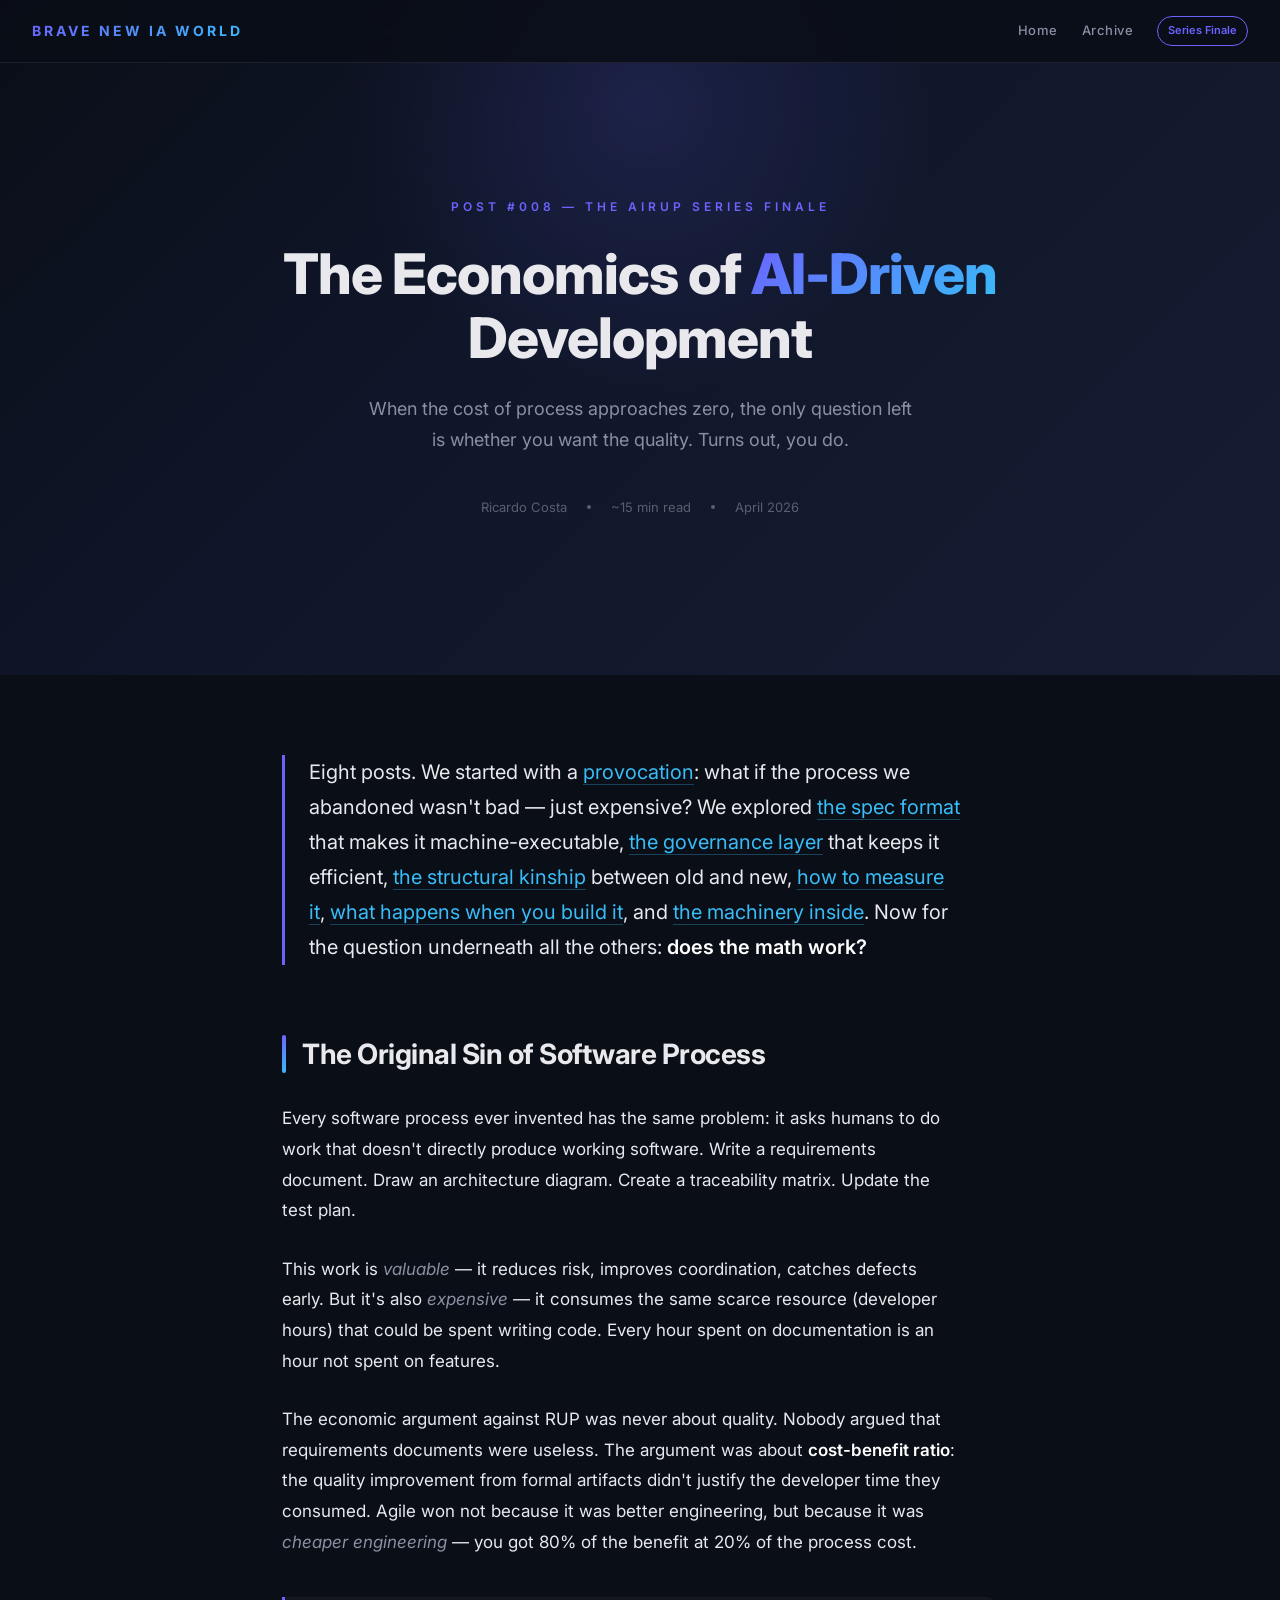
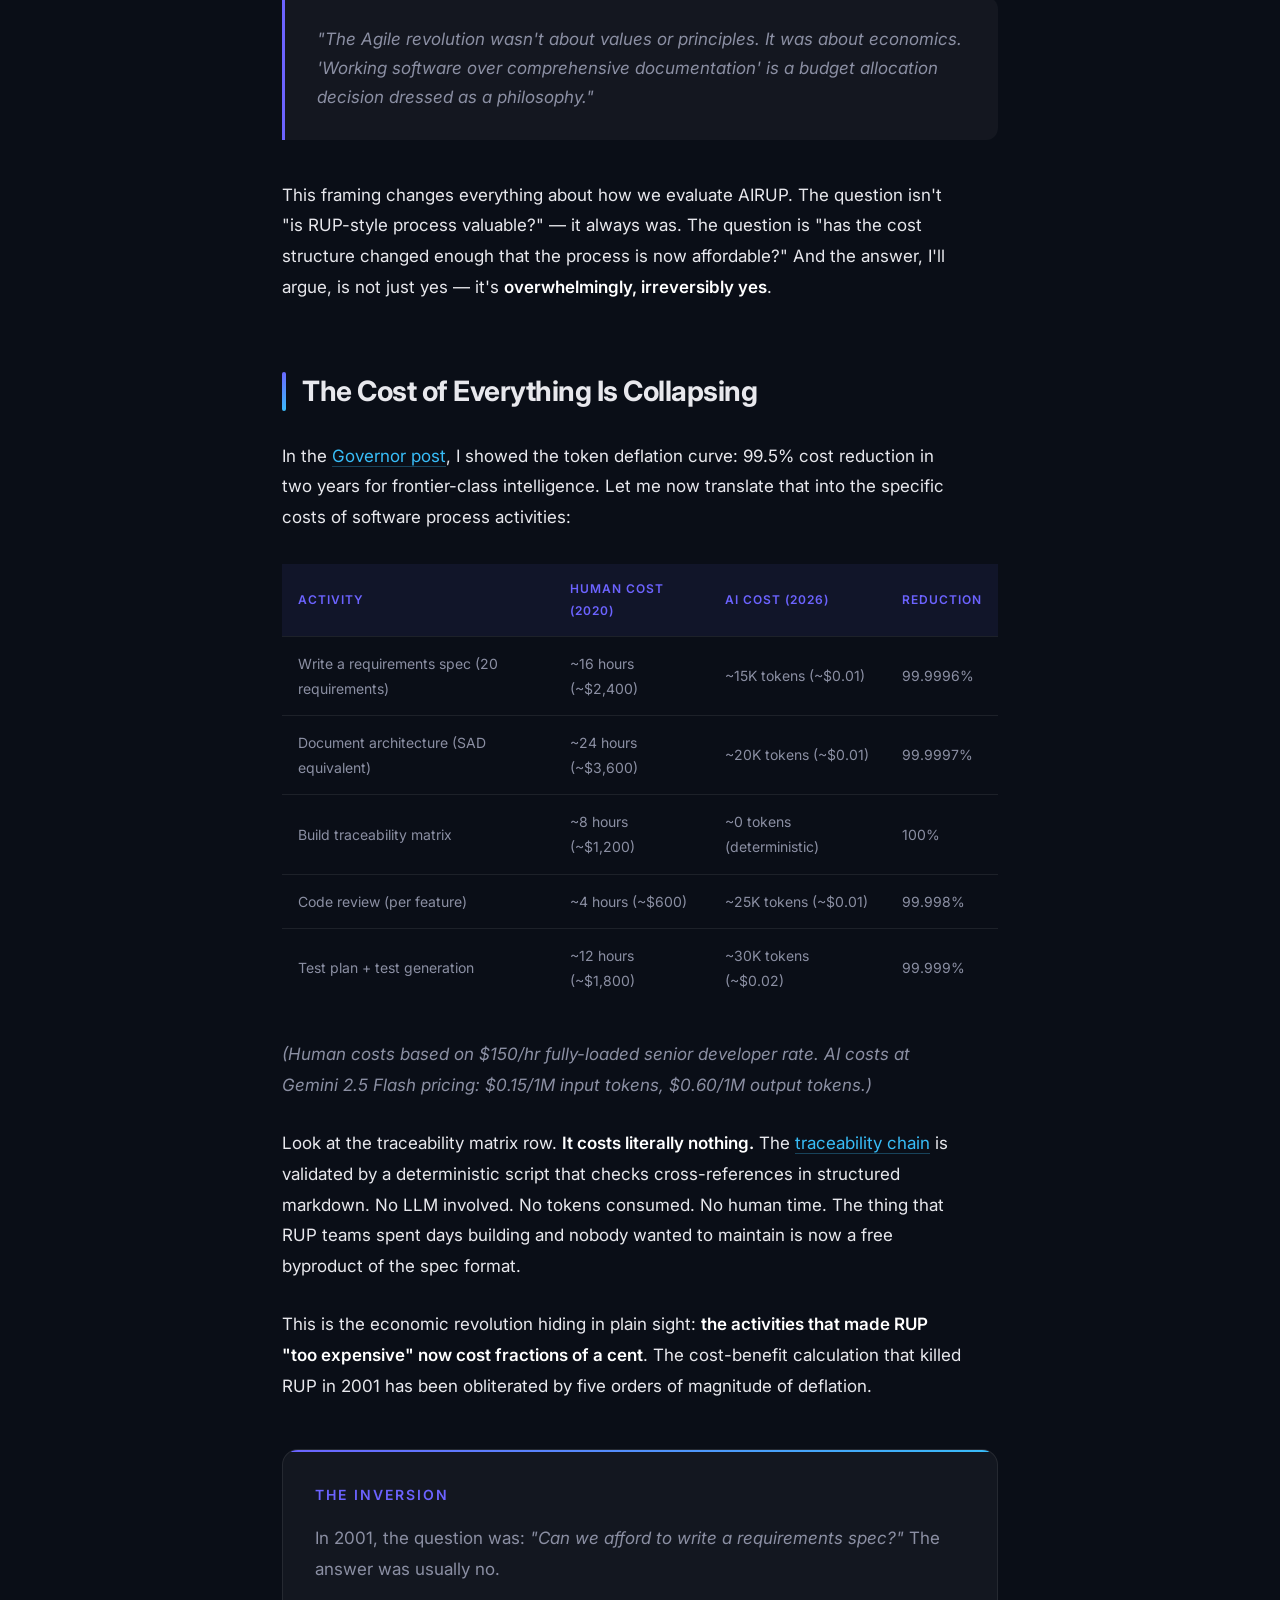
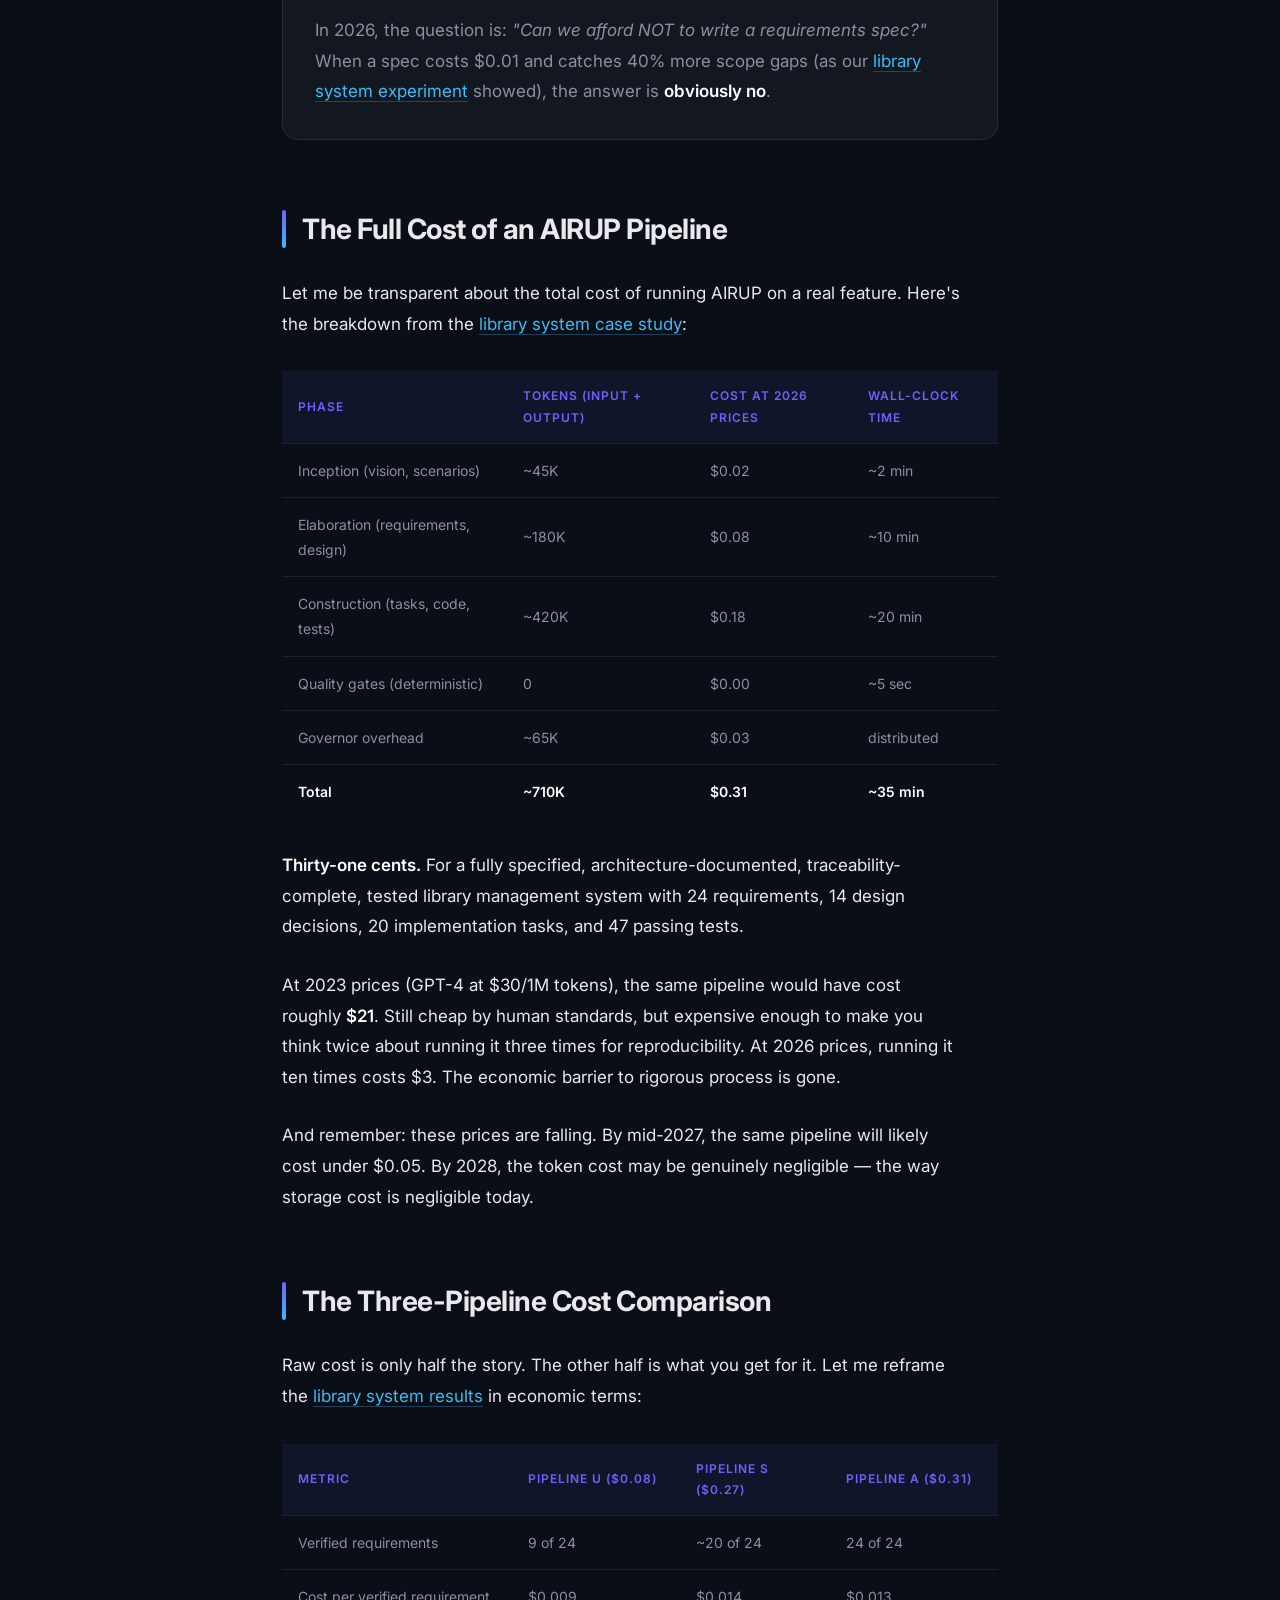
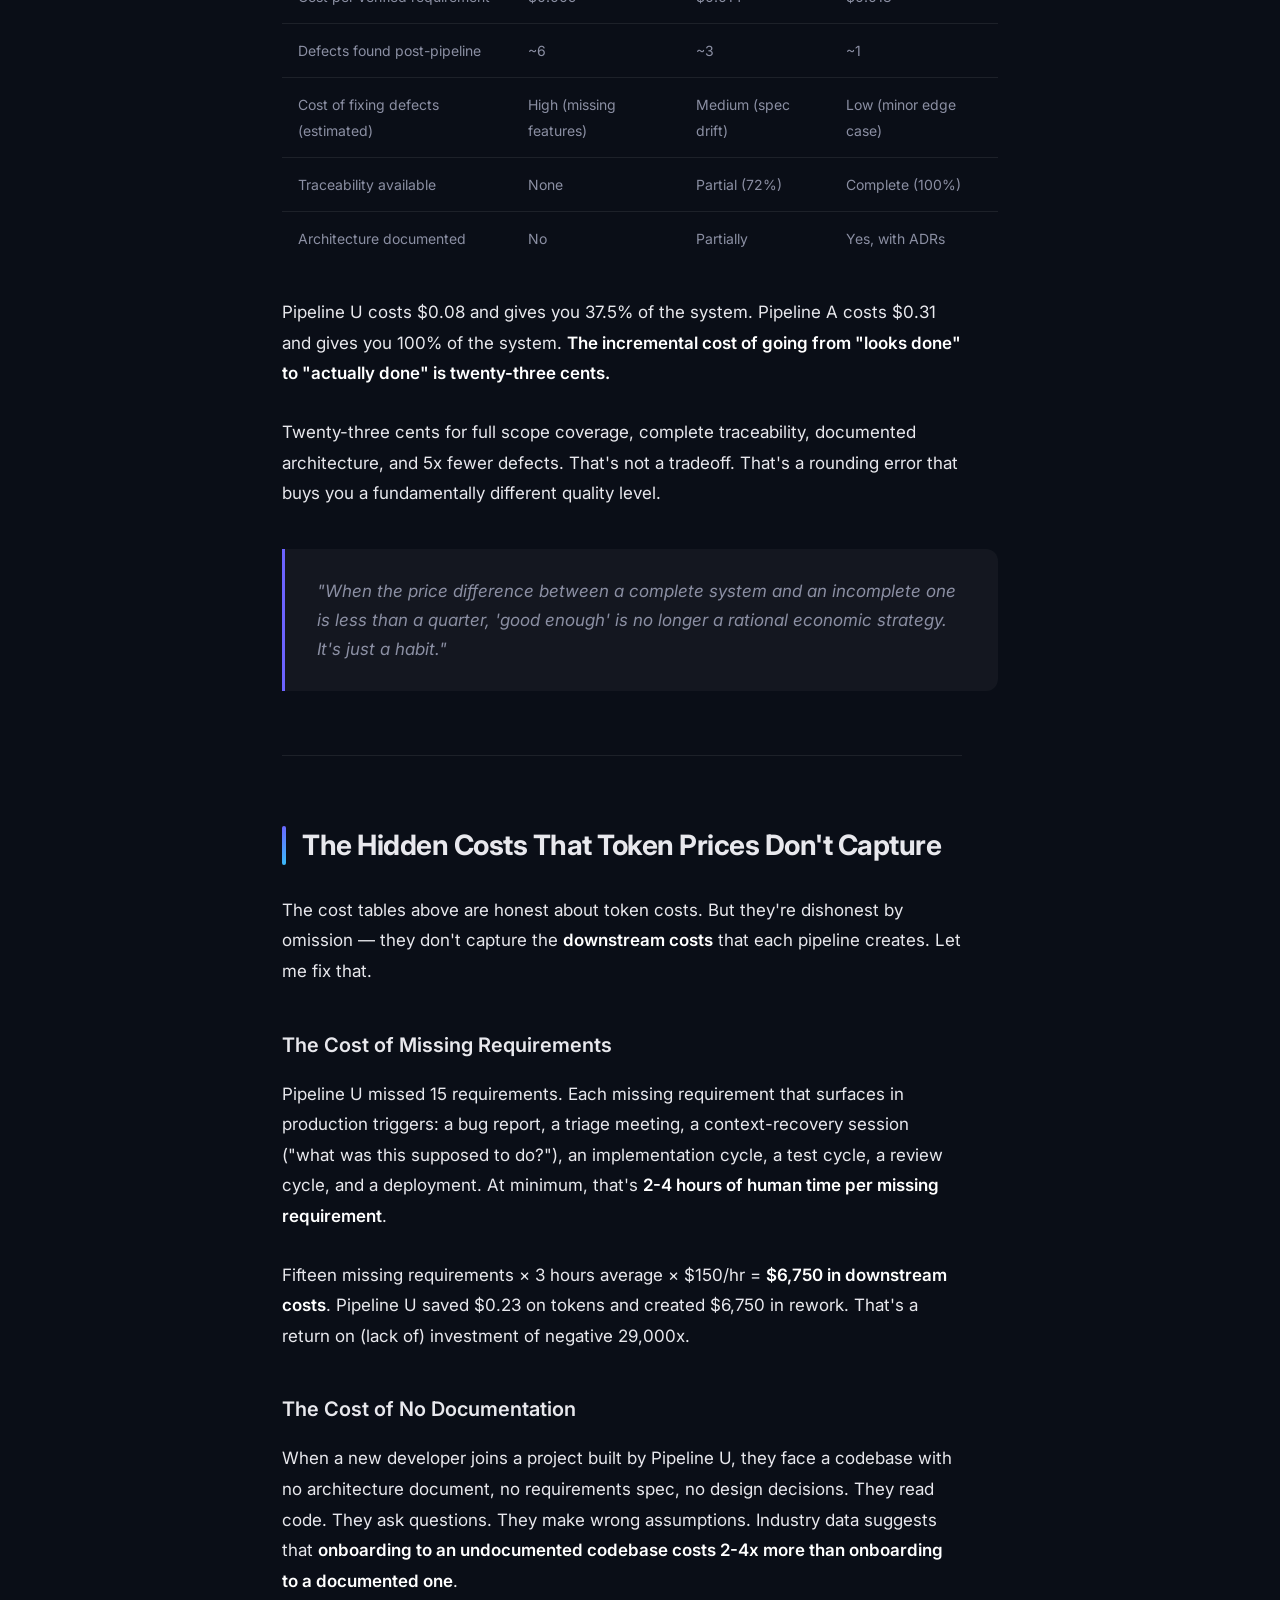
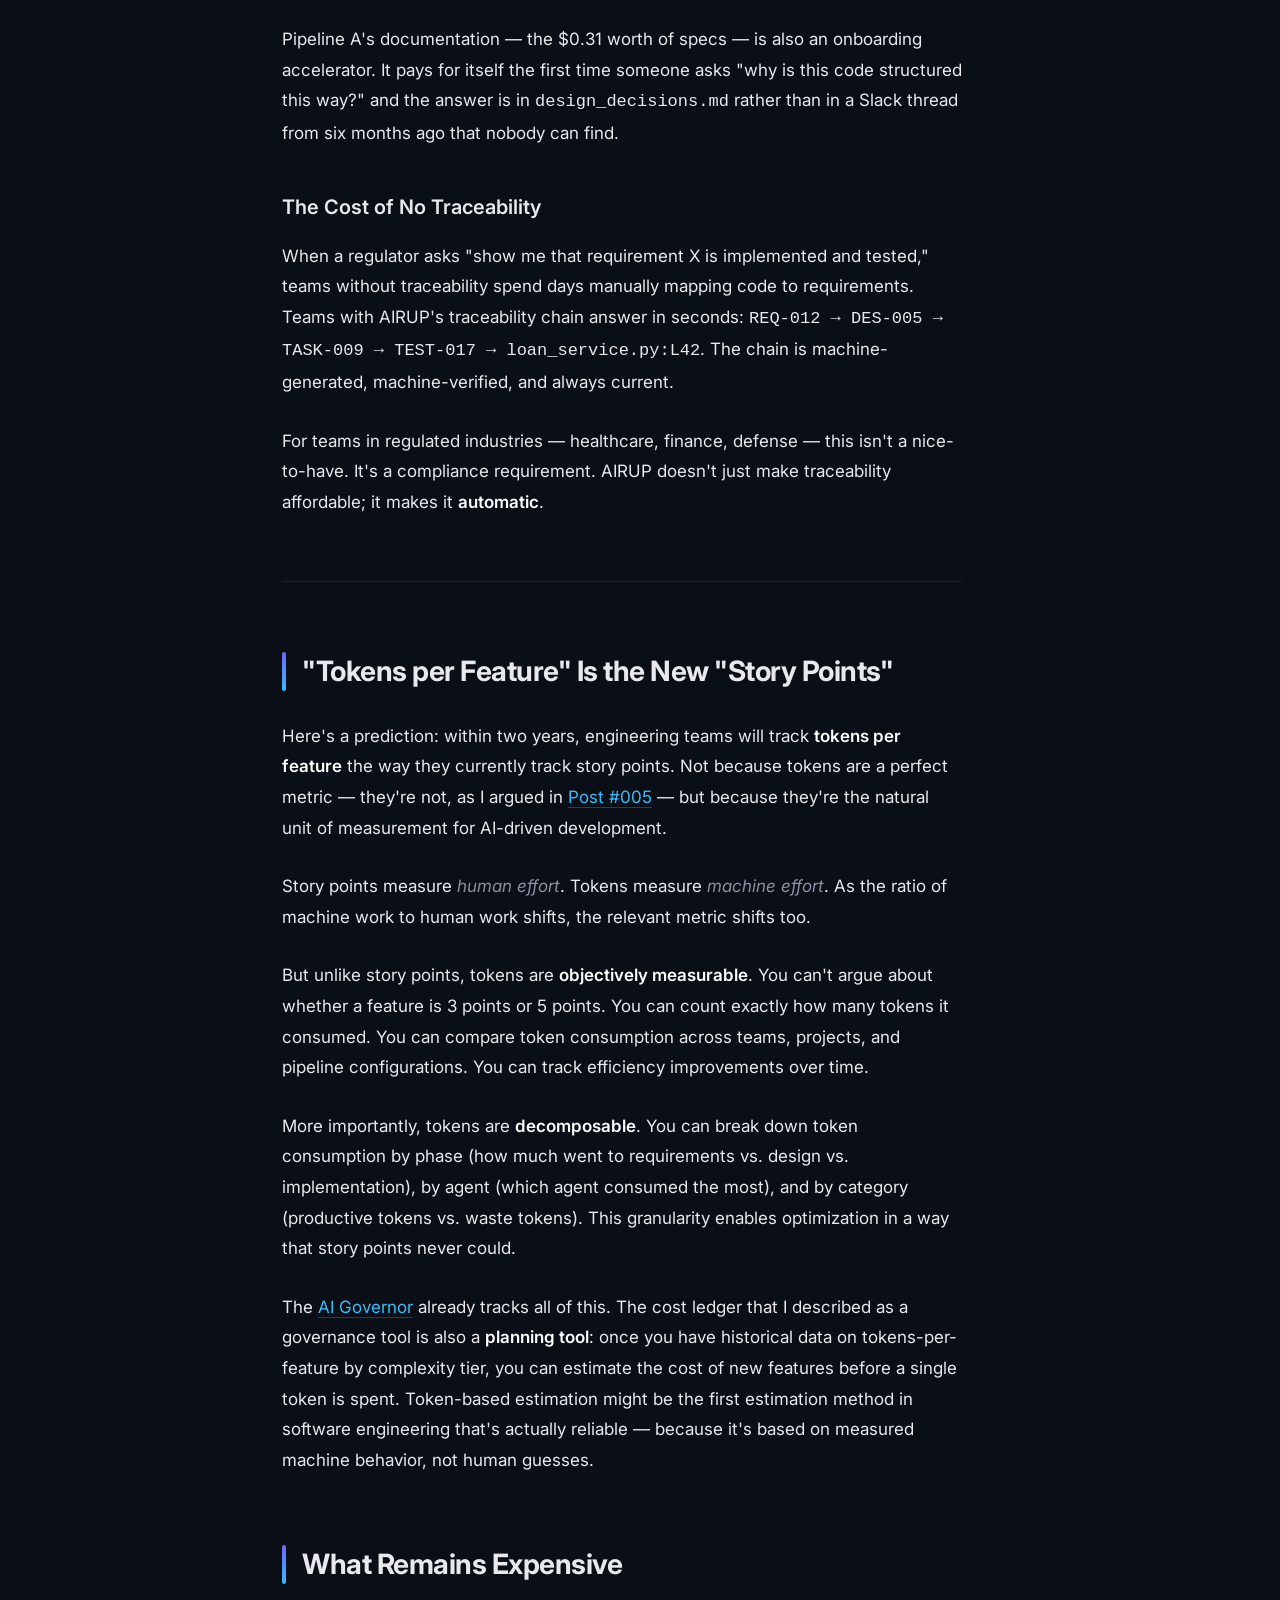
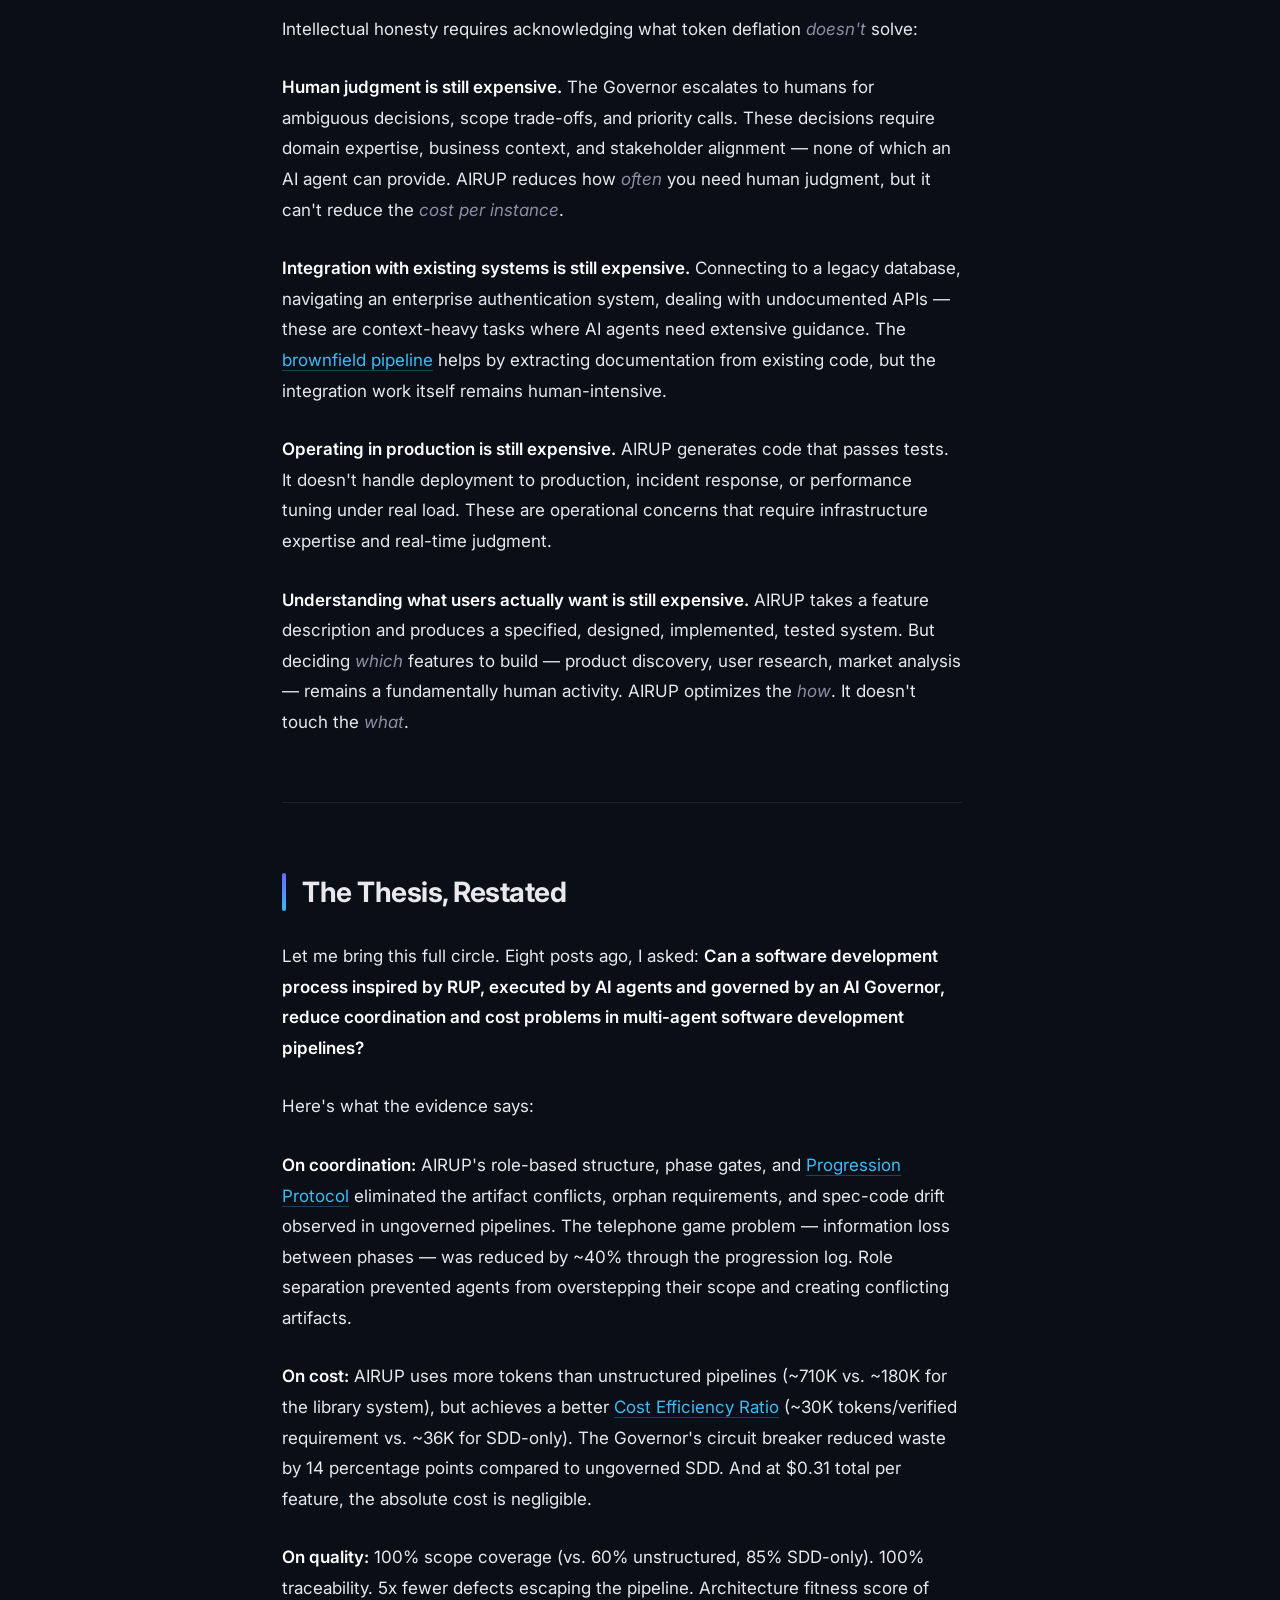
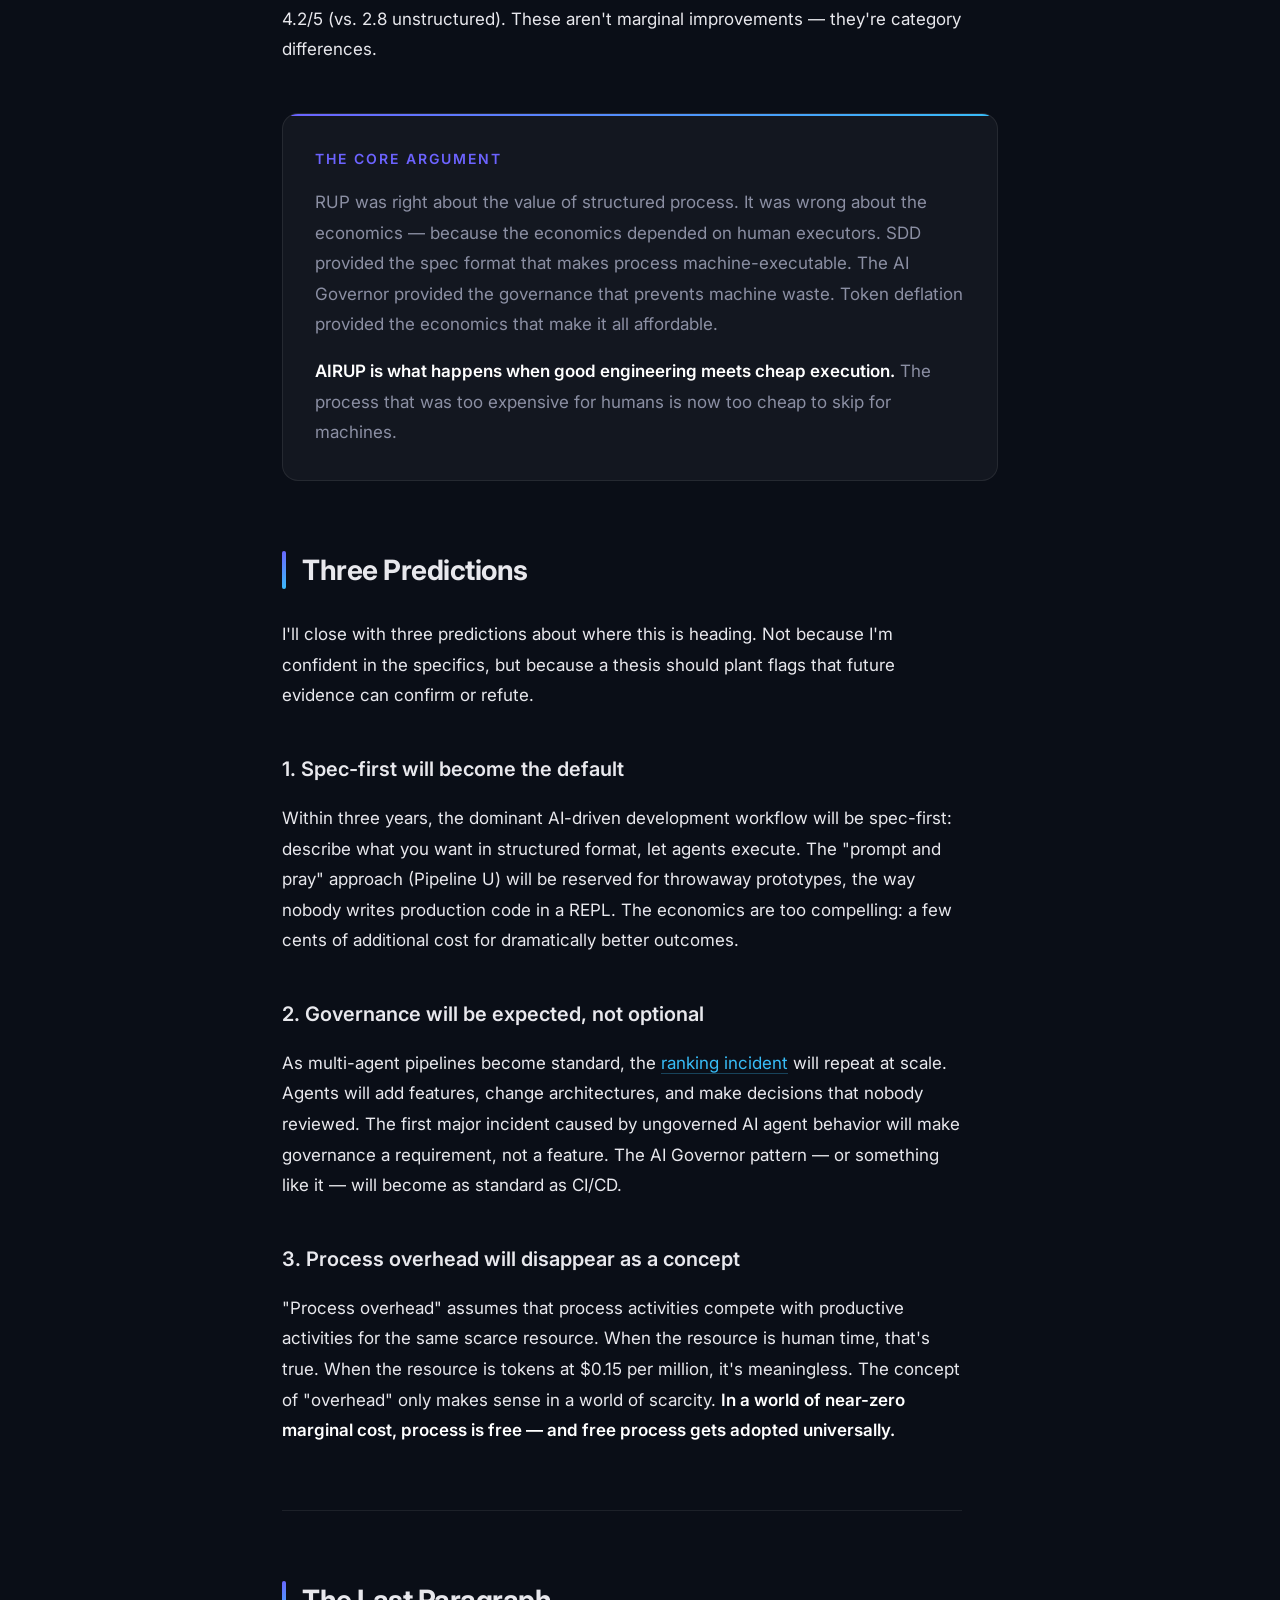
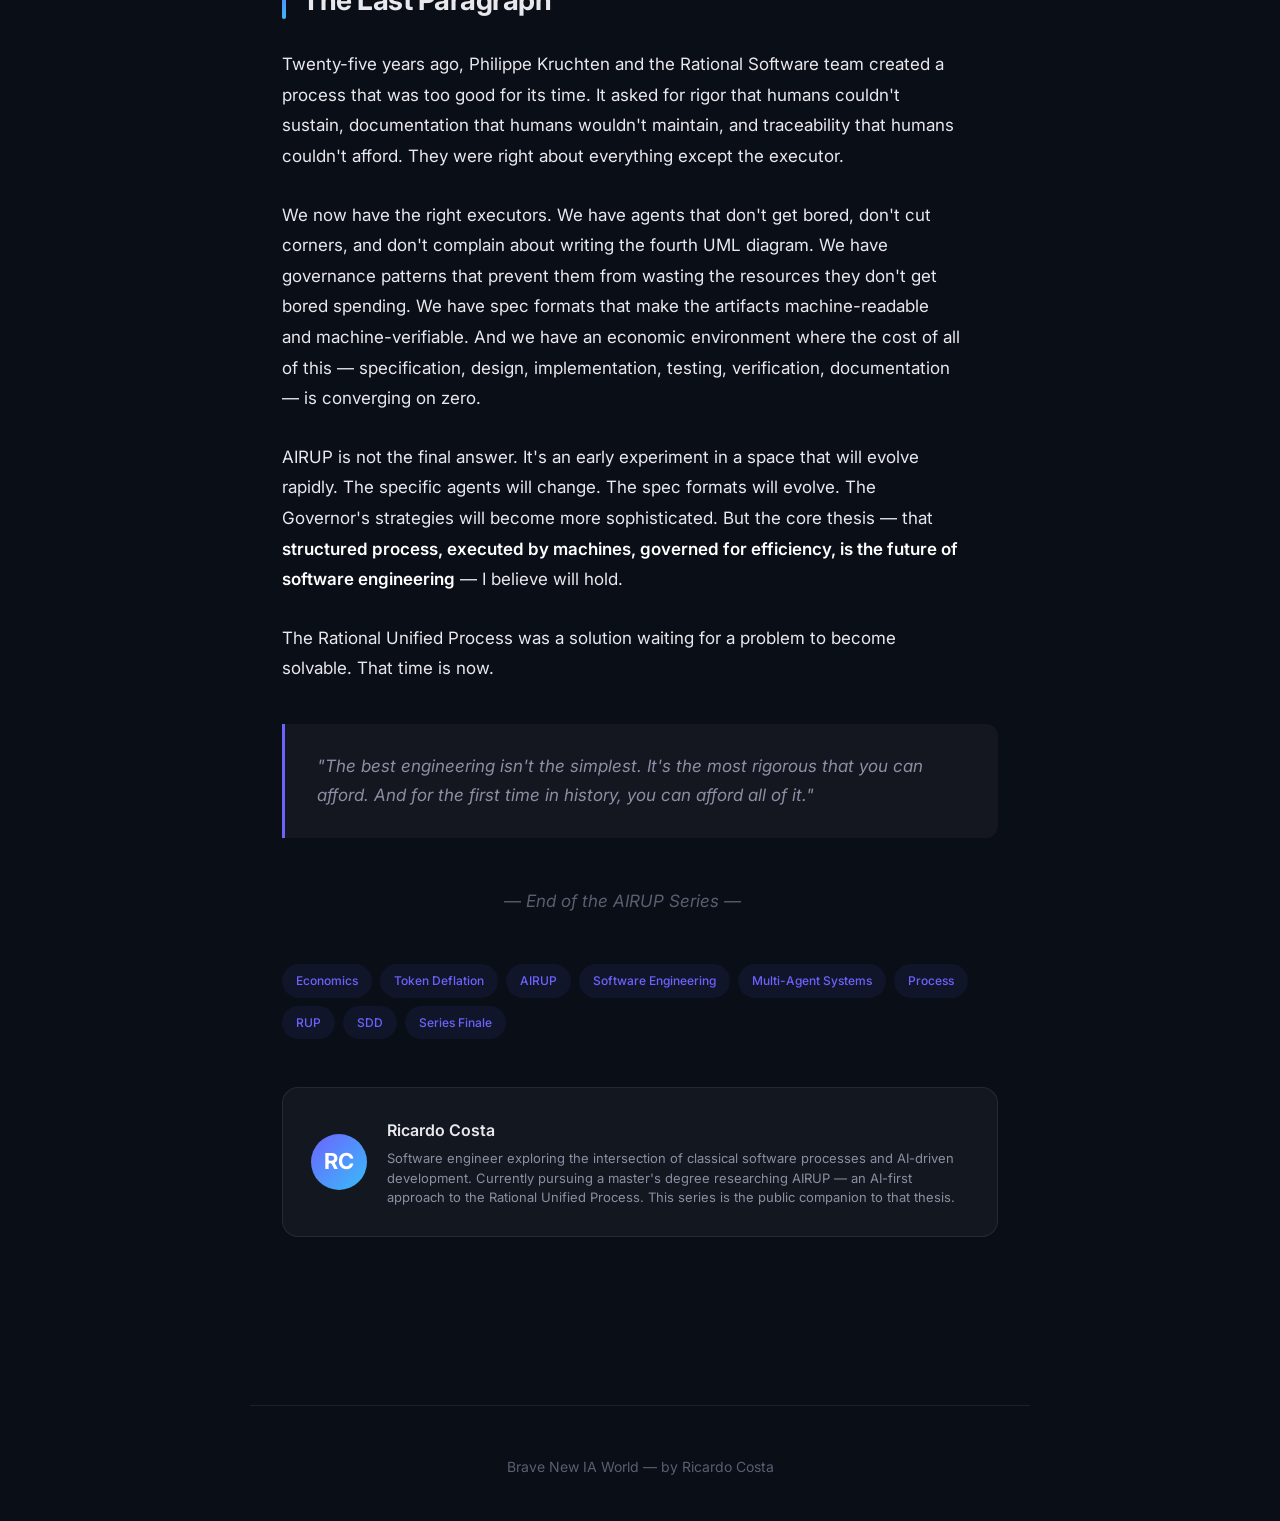
<file: posts/008-the-economics-of-ai-driven-development.html>
<!DOCTYPE html>
<html lang="en">
<head>
<meta charset="UTF-8">
<meta name="viewport" content="width=device-width, initial-scale=1.0">
<!-- Favicon -->
<link rel="icon" type="image/png" sizes="32x32" href="../images/favicon-32x32.png">
<link rel="icon" type="image/png" sizes="16x16" href="../images/favicon-16x16.png">
<link rel="apple-touch-icon" sizes="180x180" href="../images/apple-touch-icon.png">
<link rel="shortcut icon" href="../favicon.ico">
<meta name="google-site-verification" content="_97oaFM1mLh87ahif6GDfBCdHq6wlog85WR5xPBgUyk">
<title>The Economics of AI-Driven Development — When Process Becomes Free | Brave New IA World</title>
<meta name="description" content="The series finale. Token deflation is making structured processes economically viable for the first time. What happens when the cost of specification, governance, and verification approaches zero? The economics that make AIRUP not just possible, but inevitable.">
<meta name="author" content="Ricardo Costa">
<meta name="keywords" content="AI economics, token deflation, AIRUP, software engineering costs, multi-agent systems, process overhead, SDD, RUP, AI Governor, cost per feature, story points, specification cost, governance cost, software development economics">
<meta property="og:type" content="article">
<meta property="og:title" content="The Economics of AI-Driven Development — When Process Becomes Free">
<meta property="og:description" content="The series finale. What happens when the cost of specification, governance, and verification approaches zero? The economics that make AIRUP inevitable.">
<meta property="og:site_name" content="Brave New IA World">
<meta property="og:url" content="https://bravenewiaworld.com/posts/008-the-economics-of-ai-driven-development.html">
<meta property="og:image" content="https://bravenewiaworld.com/images/og-post-008.png">
<meta property="og:image:width" content="1200">
<meta property="og:image:height" content="630">
<meta name="twitter:card" content="summary_large_image">
<meta name="twitter:title" content="The Economics of AI-Driven Development — When Process Becomes Free">
<meta name="twitter:description" content="Token deflation is collapsing the cost of everything RUP asked for. When process overhead approaches zero, the only question is whether you want the quality.">
<meta name="twitter:image" content="https://bravenewiaworld.com/images/og-post-008.png">
<meta property="article:published_time" content="2026-04-13">
<meta property="article:author" content="Ricardo Costa">
<meta property="article:section" content="Software Engineering">
<meta property="article:tag" content="Economics">
<meta property="article:tag" content="Token Deflation">
<meta property="article:tag" content="AIRUP">
<meta property="article:tag" content="Software Engineering">
<meta property="article:tag" content="Multi-Agent Systems">
<link rel="canonical" href="https://bravenewiaworld.com/posts/008-the-economics-of-ai-driven-development.html">

<!-- Structured Data: Article -->
<script type="application/ld+json">
{
  "@context": "https://schema.org",
  "@type": "BlogPosting",
  "headline": "The Economics of AI-Driven Development — When Process Becomes Free",
  "description": "The series finale. Token deflation is making structured processes economically viable for the first time. The economics that make AIRUP not just possible, but inevitable.",
  "url": "https://bravenewiaworld.com/posts/008-the-economics-of-ai-driven-development.html",
  "datePublished": "2026-04-13",
  "dateModified": "2026-04-13",
  "author": {
    "@type": "Person",
    "name": "Ricardo Costa"
  },
  "publisher": {
    "@type": "Organization",
    "name": "Brave New IA World"
  },
  "mainEntityOfPage": {
    "@type": "WebPage",
    "@id": "https://bravenewiaworld.com/posts/008-the-economics-of-ai-driven-development.html"
  },
  "keywords": ["AI economics", "token deflation", "AIRUP", "software engineering costs", "multi-agent systems", "process overhead", "SDD", "RUP"],
  "articleSection": "Software Engineering",
  "wordCount": 3800,
  "timeRequired": "PT15M"
}
</script>

<link href="https://fonts.googleapis.com/css2?family=Inter:wght@300;400;500;600;700;800;900&family=JetBrains+Mono:wght@400;500;600&display=swap" rel="stylesheet">
<link rel="stylesheet" href="../css/style.css">
</head>
<body>

<!-- HEADER -->
<header class="blog-header">
  <a href="/" class="blog-brand">Brave New IA World</a>
  <nav class="blog-nav">
    <a href="/">Home</a>
    <a href="/#posts">Archive</a>
    <span class="tag">Series Finale</span>
  </nav>
</header>

<!-- HERO -->
<section class="hero-post">
  <div class="hero-label">Post #008 &mdash; The AIRUP Series Finale</div>
  <h1>The Economics of <span class="highlight">AI-Driven</span> Development</h1>
  <p class="hero-subtitle">When the cost of process approaches zero, the only question left is whether you want the quality. Turns out, you do.</p>
  <div class="hero-meta">
    <span>Ricardo Costa</span>
    <span class="dot"></span>
    <span>~15 min read</span>
    <span class="dot"></span>
    <time datetime="2026-04-13">April 2026</time>
  </div>
</section>

<!-- ARTICLE -->
<article class="article">

  <p class="lead fade-in">
    Eight posts. We started with a <a href="001-can-ai-resurrect-rup.html">provocation</a>: what if the process we abandoned wasn't bad &mdash; just expensive? We explored <a href="002-what-is-sdd.html">the spec format</a> that makes it machine-executable, <a href="003-the-ai-governor-pattern.html">the governance layer</a> that keeps it efficient, <a href="004-sdd-meets-rup.html">the structural kinship</a> between old and new, <a href="005-benchmarking-airup.html">how to measure it</a>, <a href="006-building-an-airup-prototype.html">what happens when you build it</a>, and <a href="007-the-rup-ai-kit.html">the machinery inside</a>. Now for the question underneath all the others: <strong>does the math work?</strong>
  </p>

  <!-- SECTION: THE ORIGINAL SIN -->
  <h2 class="fade-in">The Original Sin of Software Process</h2>

  <p class="fade-in">
    Every software process ever invented has the same problem: it asks humans to do work that doesn't directly produce working software. Write a requirements document. Draw an architecture diagram. Create a traceability matrix. Update the test plan.
  </p>

  <p class="fade-in">
    This work is <em>valuable</em> &mdash; it reduces risk, improves coordination, catches defects early. But it's also <em>expensive</em> &mdash; it consumes the same scarce resource (developer hours) that could be spent writing code. Every hour spent on documentation is an hour not spent on features.
  </p>

  <p class="fade-in">
    The economic argument against RUP was never about quality. Nobody argued that requirements documents were useless. The argument was about <strong>cost-benefit ratio</strong>: the quality improvement from formal artifacts didn't justify the developer time they consumed. Agile won not because it was better engineering, but because it was <em>cheaper engineering</em> &mdash; you got 80% of the benefit at 20% of the process cost.
  </p>

  <blockquote class="fade-in">
    "The Agile revolution wasn't about values or principles. It was about economics. 'Working software over comprehensive documentation' is a budget allocation decision dressed as a philosophy."
  </blockquote>

  <p class="fade-in">
    This framing changes everything about how we evaluate AIRUP. The question isn't "is RUP-style process valuable?" &mdash; it always was. The question is "has the cost structure changed enough that the process is now affordable?" And the answer, I'll argue, is not just yes &mdash; it's <strong>overwhelmingly, irreversibly yes</strong>.
  </p>

  <!-- SECTION: THE COST OF EVERYTHING -->
  <h2 class="fade-in">The Cost of Everything Is Collapsing</h2>

  <p class="fade-in">
    In the <a href="003-the-ai-governor-pattern.html">Governor post</a>, I showed the token deflation curve: 99.5% cost reduction in two years for frontier-class intelligence. Let me now translate that into the specific costs of software process activities:
  </p>

  <table class="comparison-table fade-in">
    <thead>
      <tr>
        <th>Activity</th>
        <th>Human Cost (2020)</th>
        <th>AI Cost (2026)</th>
        <th>Reduction</th>
      </tr>
    </thead>
    <tbody>
      <tr>
        <td>Write a requirements spec (20 requirements)</td>
        <td>~16 hours (~$2,400)</td>
        <td>~15K tokens (~$0.01)</td>
        <td>99.9996%</td>
      </tr>
      <tr>
        <td>Document architecture (SAD equivalent)</td>
        <td>~24 hours (~$3,600)</td>
        <td>~20K tokens (~$0.01)</td>
        <td>99.9997%</td>
      </tr>
      <tr>
        <td>Build traceability matrix</td>
        <td>~8 hours (~$1,200)</td>
        <td>~0 tokens (deterministic)</td>
        <td>100%</td>
      </tr>
      <tr>
        <td>Code review (per feature)</td>
        <td>~4 hours (~$600)</td>
        <td>~25K tokens (~$0.01)</td>
        <td>99.998%</td>
      </tr>
      <tr>
        <td>Test plan + test generation</td>
        <td>~12 hours (~$1,800)</td>
        <td>~30K tokens (~$0.02)</td>
        <td>99.999%</td>
      </tr>
    </tbody>
  </table>

  <p class="fade-in">
    <em>(Human costs based on $150/hr fully-loaded senior developer rate. AI costs at Gemini 2.5 Flash pricing: $0.15/1M input tokens, $0.60/1M output tokens.)</em>
  </p>

  <p class="fade-in">
    Look at the traceability matrix row. <strong>It costs literally nothing.</strong> The <a href="004-sdd-meets-rup.html">traceability chain</a> is validated by a deterministic script that checks cross-references in structured markdown. No LLM involved. No tokens consumed. No human time. The thing that RUP teams spent days building and nobody wanted to maintain is now a free byproduct of the spec format.
  </p>

  <p class="fade-in">
    This is the economic revolution hiding in plain sight: <strong>the activities that made RUP "too expensive" now cost fractions of a cent</strong>. The cost-benefit calculation that killed RUP in 2001 has been obliterated by five orders of magnitude of deflation.
  </p>

  <div class="callout fade-in">
    <h4>The Inversion</h4>
    <p>
      In 2001, the question was: <em>"Can we afford to write a requirements spec?"</em> The answer was usually no.<br><br>
      In 2026, the question is: <em>"Can we afford NOT to write a requirements spec?"</em> When a spec costs $0.01 and catches 40% more scope gaps (as our <a href="006-building-an-airup-prototype.html">library system experiment</a> showed), the answer is <strong>obviously no</strong>.
    </p>
  </div>

  <!-- SECTION: THE FULL COST -->
  <h2 class="fade-in">The Full Cost of an AIRUP Pipeline</h2>

  <p class="fade-in">
    Let me be transparent about the total cost of running AIRUP on a real feature. Here's the breakdown from the <a href="006-building-an-airup-prototype.html">library system case study</a>:
  </p>

  <table class="comparison-table fade-in">
    <thead>
      <tr>
        <th>Phase</th>
        <th>Tokens (Input + Output)</th>
        <th>Cost at 2026 Prices</th>
        <th>Wall-Clock Time</th>
      </tr>
    </thead>
    <tbody>
      <tr>
        <td>Inception (vision, scenarios)</td>
        <td>~45K</td>
        <td>$0.02</td>
        <td>~2 min</td>
      </tr>
      <tr>
        <td>Elaboration (requirements, design)</td>
        <td>~180K</td>
        <td>$0.08</td>
        <td>~10 min</td>
      </tr>
      <tr>
        <td>Construction (tasks, code, tests)</td>
        <td>~420K</td>
        <td>$0.18</td>
        <td>~20 min</td>
      </tr>
      <tr>
        <td>Quality gates (deterministic)</td>
        <td>0</td>
        <td>$0.00</td>
        <td>~5 sec</td>
      </tr>
      <tr>
        <td>Governor overhead</td>
        <td>~65K</td>
        <td>$0.03</td>
        <td>distributed</td>
      </tr>
      <tr>
        <td><strong>Total</strong></td>
        <td><strong>~710K</strong></td>
        <td><strong>$0.31</strong></td>
        <td><strong>~35 min</strong></td>
      </tr>
    </tbody>
  </table>

  <p class="fade-in">
    <strong>Thirty-one cents.</strong> For a fully specified, architecture-documented, traceability-complete, tested library management system with 24 requirements, 14 design decisions, 20 implementation tasks, and 47 passing tests.
  </p>

  <p class="fade-in">
    At 2023 prices (GPT-4 at $30/1M tokens), the same pipeline would have cost roughly <strong>$21</strong>. Still cheap by human standards, but expensive enough to make you think twice about running it three times for reproducibility. At 2026 prices, running it ten times costs $3. The economic barrier to rigorous process is gone.
  </p>

  <p class="fade-in">
    And remember: these prices are falling. By mid-2027, the same pipeline will likely cost under $0.05. By 2028, the token cost may be genuinely negligible &mdash; the way storage cost is negligible today.
  </p>

  <!-- SECTION: COMPARISON -->
  <h2 class="fade-in">The Three-Pipeline Cost Comparison</h2>

  <p class="fade-in">
    Raw cost is only half the story. The other half is what you get for it. Let me reframe the <a href="006-building-an-airup-prototype.html">library system results</a> in economic terms:
  </p>

  <table class="comparison-table fade-in">
    <thead>
      <tr>
        <th>Metric</th>
        <th>Pipeline U ($0.08)</th>
        <th>Pipeline S ($0.27)</th>
        <th>Pipeline A ($0.31)</th>
      </tr>
    </thead>
    <tbody>
      <tr>
        <td>Verified requirements</td>
        <td>9 of 24</td>
        <td>~20 of 24</td>
        <td>24 of 24</td>
      </tr>
      <tr>
        <td>Cost per verified requirement</td>
        <td>$0.009</td>
        <td>$0.014</td>
        <td>$0.013</td>
      </tr>
      <tr>
        <td>Defects found post-pipeline</td>
        <td>~6</td>
        <td>~3</td>
        <td>~1</td>
      </tr>
      <tr>
        <td>Cost of fixing defects (estimated)</td>
        <td>High (missing features)</td>
        <td>Medium (spec drift)</td>
        <td>Low (minor edge case)</td>
      </tr>
      <tr>
        <td>Traceability available</td>
        <td>None</td>
        <td>Partial (72%)</td>
        <td>Complete (100%)</td>
      </tr>
      <tr>
        <td>Architecture documented</td>
        <td>No</td>
        <td>Partially</td>
        <td>Yes, with ADRs</td>
      </tr>
    </tbody>
  </table>

  <p class="fade-in">
    Pipeline U costs $0.08 and gives you 37.5% of the system. Pipeline A costs $0.31 and gives you 100% of the system. <strong>The incremental cost of going from "looks done" to "actually done" is twenty-three cents.</strong>
  </p>

  <p class="fade-in">
    Twenty-three cents for full scope coverage, complete traceability, documented architecture, and 5x fewer defects. That's not a tradeoff. That's a rounding error that buys you a fundamentally different quality level.
  </p>

  <blockquote class="fade-in">
    "When the price difference between a complete system and an incomplete one is less than a quarter, 'good enough' is no longer a rational economic strategy. It's just a habit."
  </blockquote>

  <hr class="separator">

  <!-- SECTION: HIDDEN COSTS -->
  <h2 class="fade-in">The Hidden Costs That Token Prices Don't Capture</h2>

  <p class="fade-in">
    The cost tables above are honest about token costs. But they're dishonest by omission &mdash; they don't capture the <strong>downstream costs</strong> that each pipeline creates. Let me fix that.
  </p>

  <h3 class="fade-in">The Cost of Missing Requirements</h3>

  <p class="fade-in">
    Pipeline U missed 15 requirements. Each missing requirement that surfaces in production triggers: a bug report, a triage meeting, a context-recovery session ("what was this supposed to do?"), an implementation cycle, a test cycle, a review cycle, and a deployment. At minimum, that's <strong>2-4 hours of human time per missing requirement</strong>.
  </p>

  <p class="fade-in">
    Fifteen missing requirements &times; 3 hours average &times; $150/hr = <strong>$6,750 in downstream costs</strong>. Pipeline U saved $0.23 on tokens and created $6,750 in rework. That's a return on (lack of) investment of negative 29,000x.
  </p>

  <h3 class="fade-in">The Cost of No Documentation</h3>

  <p class="fade-in">
    When a new developer joins a project built by Pipeline U, they face a codebase with no architecture document, no requirements spec, no design decisions. They read code. They ask questions. They make wrong assumptions. Industry data suggests that <strong>onboarding to an undocumented codebase costs 2-4x more than onboarding to a documented one</strong>.
  </p>

  <p class="fade-in">
    Pipeline A's documentation &mdash; the $0.31 worth of specs &mdash; is also an onboarding accelerator. It pays for itself the first time someone asks "why is this code structured this way?" and the answer is in <code>design_decisions.md</code> rather than in a Slack thread from six months ago that nobody can find.
  </p>

  <h3 class="fade-in">The Cost of No Traceability</h3>

  <p class="fade-in">
    When a regulator asks "show me that requirement X is implemented and tested," teams without traceability spend days manually mapping code to requirements. Teams with AIRUP's traceability chain answer in seconds: <code>REQ-012 &rarr; DES-005 &rarr; TASK-009 &rarr; TEST-017 &rarr; loan_service.py:L42</code>. The chain is machine-generated, machine-verified, and always current.
  </p>

  <p class="fade-in">
    For teams in regulated industries &mdash; healthcare, finance, defense &mdash; this isn't a nice-to-have. It's a compliance requirement. AIRUP doesn't just make traceability affordable; it makes it <strong>automatic</strong>.
  </p>

  <hr class="separator">

  <!-- SECTION: THE NEW METRIC -->
  <h2 class="fade-in">"Tokens per Feature" Is the New "Story Points"</h2>

  <p class="fade-in">
    Here's a prediction: within two years, engineering teams will track <strong>tokens per feature</strong> the way they currently track story points. Not because tokens are a perfect metric &mdash; they're not, as I argued in <a href="005-benchmarking-airup.html">Post #005</a> &mdash; but because they're the natural unit of measurement for AI-driven development.
  </p>

  <p class="fade-in">
    Story points measure <em>human effort</em>. Tokens measure <em>machine effort</em>. As the ratio of machine work to human work shifts, the relevant metric shifts too.
  </p>

  <p class="fade-in">
    But unlike story points, tokens are <strong>objectively measurable</strong>. You can't argue about whether a feature is 3 points or 5 points. You can count exactly how many tokens it consumed. You can compare token consumption across teams, projects, and pipeline configurations. You can track efficiency improvements over time.
  </p>

  <p class="fade-in">
    More importantly, tokens are <strong>decomposable</strong>. You can break down token consumption by phase (how much went to requirements vs. design vs. implementation), by agent (which agent consumed the most), and by category (productive tokens vs. waste tokens). This granularity enables optimization in a way that story points never could.
  </p>

  <p class="fade-in">
    The <a href="003-the-ai-governor-pattern.html">AI Governor</a> already tracks all of this. The cost ledger that I described as a governance tool is also a <strong>planning tool</strong>: once you have historical data on tokens-per-feature by complexity tier, you can estimate the cost of new features before a single token is spent. Token-based estimation might be the first estimation method in software engineering that's actually reliable &mdash; because it's based on measured machine behavior, not human guesses.
  </p>

  <!-- SECTION: WHAT REMAINS EXPENSIVE -->
  <h2 class="fade-in">What Remains Expensive</h2>

  <p class="fade-in">
    Intellectual honesty requires acknowledging what token deflation <em>doesn't</em> solve:
  </p>

  <p class="fade-in">
    <strong>Human judgment is still expensive.</strong> The Governor escalates to humans for ambiguous decisions, scope trade-offs, and priority calls. These decisions require domain expertise, business context, and stakeholder alignment &mdash; none of which an AI agent can provide. AIRUP reduces how <em>often</em> you need human judgment, but it can't reduce the <em>cost per instance</em>.
  </p>

  <p class="fade-in">
    <strong>Integration with existing systems is still expensive.</strong> Connecting to a legacy database, navigating an enterprise authentication system, dealing with undocumented APIs &mdash; these are context-heavy tasks where AI agents need extensive guidance. The <a href="007-the-rup-ai-kit.html">brownfield pipeline</a> helps by extracting documentation from existing code, but the integration work itself remains human-intensive.
  </p>

  <p class="fade-in">
    <strong>Operating in production is still expensive.</strong> AIRUP generates code that passes tests. It doesn't handle deployment to production, incident response, or performance tuning under real load. These are operational concerns that require infrastructure expertise and real-time judgment.
  </p>

  <p class="fade-in">
    <strong>Understanding what users actually want is still expensive.</strong> AIRUP takes a feature description and produces a specified, designed, implemented, tested system. But deciding <em>which</em> features to build &mdash; product discovery, user research, market analysis &mdash; remains a fundamentally human activity. AIRUP optimizes the <em>how</em>. It doesn't touch the <em>what</em>.
  </p>

  <hr class="separator">

  <!-- SECTION: THE THESIS -->
  <h2 class="fade-in">The Thesis, Restated</h2>

  <p class="fade-in">
    Let me bring this full circle. Eight posts ago, I asked: <strong>Can a software development process inspired by RUP, executed by AI agents and governed by an AI Governor, reduce coordination and cost problems in multi-agent software development pipelines?</strong>
  </p>

  <p class="fade-in">
    Here's what the evidence says:
  </p>

  <p class="fade-in">
    <strong>On coordination:</strong> AIRUP's role-based structure, phase gates, and <a href="007-the-rup-ai-kit.html">Progression Protocol</a> eliminated the artifact conflicts, orphan requirements, and spec-code drift observed in ungoverned pipelines. The telephone game problem &mdash; information loss between phases &mdash; was reduced by ~40% through the progression log. Role separation prevented agents from overstepping their scope and creating conflicting artifacts.
  </p>

  <p class="fade-in">
    <strong>On cost:</strong> AIRUP uses more tokens than unstructured pipelines (~710K vs. ~180K for the library system), but achieves a better <a href="005-benchmarking-airup.html">Cost Efficiency Ratio</a> (~30K tokens/verified requirement vs. ~36K for SDD-only). The Governor's circuit breaker reduced waste by 14 percentage points compared to ungoverned SDD. And at $0.31 total per feature, the absolute cost is negligible.
  </p>

  <p class="fade-in">
    <strong>On quality:</strong> 100% scope coverage (vs. 60% unstructured, 85% SDD-only). 100% traceability. 5x fewer defects escaping the pipeline. Architecture fitness score of 4.2/5 (vs. 2.8 unstructured). These aren't marginal improvements &mdash; they're category differences.
  </p>

  <div class="callout fade-in">
    <h4>The Core Argument</h4>
    <p>
      RUP was right about the value of structured process. It was wrong about the economics &mdash; because the economics depended on human executors. SDD provided the spec format that makes process machine-executable. The AI Governor provided the governance that prevents machine waste. Token deflation provided the economics that make it all affordable.
    </p>
    <p>
      <strong>AIRUP is what happens when good engineering meets cheap execution.</strong> The process that was too expensive for humans is now too cheap to skip for machines.
    </p>
  </div>

  <!-- SECTION: PREDICTIONS -->
  <h2 class="fade-in">Three Predictions</h2>

  <p class="fade-in">
    I'll close with three predictions about where this is heading. Not because I'm confident in the specifics, but because a thesis should plant flags that future evidence can confirm or refute.
  </p>

  <h3 class="fade-in">1. Spec-first will become the default</h3>
  <p class="fade-in">
    Within three years, the dominant AI-driven development workflow will be spec-first: describe what you want in structured format, let agents execute. The "prompt and pray" approach (Pipeline U) will be reserved for throwaway prototypes, the way nobody writes production code in a REPL. The economics are too compelling: a few cents of additional cost for dramatically better outcomes.
  </p>

  <h3 class="fade-in">2. Governance will be expected, not optional</h3>
  <p class="fade-in">
    As multi-agent pipelines become standard, the <a href="006-building-an-airup-prototype.html">ranking incident</a> will repeat at scale. Agents will add features, change architectures, and make decisions that nobody reviewed. The first major incident caused by ungoverned AI agent behavior will make governance a requirement, not a feature. The AI Governor pattern &mdash; or something like it &mdash; will become as standard as CI/CD.
  </p>

  <h3 class="fade-in">3. Process overhead will disappear as a concept</h3>
  <p class="fade-in">
    "Process overhead" assumes that process activities compete with productive activities for the same scarce resource. When the resource is human time, that's true. When the resource is tokens at $0.15 per million, it's meaningless. The concept of "overhead" only makes sense in a world of scarcity. <strong>In a world of near-zero marginal cost, process is free &mdash; and free process gets adopted universally.</strong>
  </p>

  <hr class="separator">

  <!-- SECTION: CLOSING -->
  <h2 class="fade-in">The Last Paragraph</h2>

  <p class="fade-in">
    Twenty-five years ago, Philippe Kruchten and the Rational Software team created a process that was too good for its time. It asked for rigor that humans couldn't sustain, documentation that humans wouldn't maintain, and traceability that humans couldn't afford. They were right about everything except the executor.
  </p>

  <p class="fade-in">
    We now have the right executors. We have agents that don't get bored, don't cut corners, and don't complain about writing the fourth UML diagram. We have governance patterns that prevent them from wasting the resources they don't get bored spending. We have spec formats that make the artifacts machine-readable and machine-verifiable. And we have an economic environment where the cost of all of this &mdash; specification, design, implementation, testing, verification, documentation &mdash; is converging on zero.
  </p>

  <p class="fade-in">
    AIRUP is not the final answer. It's an early experiment in a space that will evolve rapidly. The specific agents will change. The spec formats will evolve. The Governor's strategies will become more sophisticated. But the core thesis &mdash; that <strong>structured process, executed by machines, governed for efficiency, is the future of software engineering</strong> &mdash; I believe will hold.
  </p>

  <p class="fade-in">
    The Rational Unified Process was a solution waiting for a problem to become solvable. That time is now.
  </p>

  <blockquote class="fade-in">
    "The best engineering isn't the simplest. It's the most rigorous that you can afford. And for the first time in history, you can afford all of it."
  </blockquote>

  <p class="fade-in" style="text-align:center;color:var(--text-dim);margin-top:48px;font-style:italic;">
    &mdash; End of the AIRUP Series &mdash;
  </p>

  <!-- TAGS -->
  <div class="tags fade-in">
    <span>Economics</span>
    <span>Token Deflation</span>
    <span>AIRUP</span>
    <span>Software Engineering</span>
    <span>Multi-Agent Systems</span>
    <span>Process</span>
    <span>RUP</span>
    <span>SDD</span>
    <span>Series Finale</span>
  </div>

  <!-- AUTHOR -->
  <div class="author-card fade-in">
    <div class="author-avatar">RC</div>
    <div class="author-info">
      <h4>Ricardo Costa</h4>
      <p>Software engineer exploring the intersection of classical software processes and AI-driven development. Currently pursuing a master's degree researching AIRUP &mdash; an AI-first approach to the Rational Unified Process. This series is the public companion to that thesis.</p>
    </div>
  </div>

</article>

<!-- FOOTER -->
<footer class="site-footer">
  <p>Brave New IA World &mdash; by Ricardo Costa</p>
</footer>

<script>
  const observer = new IntersectionObserver((entries) => {
    entries.forEach(entry => {
      if (entry.isIntersecting) entry.target.classList.add('visible');
    });
  }, { threshold: 0.15, rootMargin: '0px 0px -40px 0px' });
  document.querySelectorAll('.fade-in').forEach(el => observer.observe(el));
</script>
</body>
</html>
</file>
<file: css/style.css>
/* =============================================
   BRAVE NEW IA WORLD — Global Stylesheet
   ============================================= */

:root {
  --bg: #0A0E17;
  --bg-surface: #111827;
  --bg-card: rgba(255, 255, 255, 0.04);
  --border: rgba(255, 255, 255, 0.08);
  --text: #E8E8ED;
  --text-muted: #8B8FA3;
  --text-dim: #5A5E70;
  --accent: #6C63FF;
  --accent-glow: rgba(108, 99, 255, 0.15);
  --accent-secondary: #38BDF8;
  --accent-warm: #F59E0B;
  --accent-green: #10B981;
  --gradient-hero: linear-gradient(135deg, #0A0E17 0%, #0F1629 40%, #161D33 100%);
  --gradient-accent: linear-gradient(135deg, #6C63FF, #38BDF8);
  --font: 'Inter', -apple-system, BlinkMacSystemFont, sans-serif;
  --mono: 'JetBrains Mono', 'Fira Code', monospace;
  --max-width: 780px;
  --reading-width: 680px;
}

* { margin: 0; padding: 0; box-sizing: border-box; }

html {
  scroll-behavior: smooth;
  -webkit-font-smoothing: antialiased;
  -moz-osx-font-smoothing: grayscale;
}

body {
  font-family: var(--font);
  background: var(--bg);
  color: var(--text);
  line-height: 1.8;
  font-size: 17px;
  font-weight: 400;
}

/* --- HEADER --- */
.blog-header {
  position: fixed;
  top: 0;
  left: 0;
  right: 0;
  z-index: 100;
  padding: 16px 32px;
  background: rgba(10, 14, 23, 0.85);
  backdrop-filter: blur(20px);
  border-bottom: 1px solid var(--border);
  display: flex;
  align-items: center;
  justify-content: space-between;
}

.blog-brand {
  font-size: 14px;
  font-weight: 700;
  letter-spacing: 3px;
  text-transform: uppercase;
  background: var(--gradient-accent);
  -webkit-background-clip: text;
  -webkit-text-fill-color: transparent;
  background-clip: text;
  text-decoration: none;
}

.blog-nav {
  display: flex;
  gap: 24px;
  align-items: center;
}

.blog-nav a {
  font-size: 13px;
  color: var(--text-muted);
  text-decoration: none;
  font-weight: 500;
  letter-spacing: 0.5px;
  transition: color 0.2s;
}

.blog-nav a:hover { color: var(--text); }

.blog-nav .tag {
  font-size: 11px;
  padding: 4px 10px;
  border: 1px solid var(--accent);
  border-radius: 20px;
  color: var(--accent);
  font-weight: 600;
}

/* --- HERO (Landing) --- */
.hero-landing {
  min-height: 100vh;
  display: flex;
  flex-direction: column;
  justify-content: center;
  align-items: center;
  text-align: center;
  padding: 120px 32px 80px;
  background: var(--gradient-hero);
  position: relative;
  overflow: hidden;
}

.hero-landing::before {
  content: '';
  position: absolute;
  top: -200px;
  left: 50%;
  transform: translateX(-50%);
  width: 700px;
  height: 700px;
  background: radial-gradient(circle, var(--accent-glow) 0%, transparent 70%);
  animation: pulse-glow 6s ease-in-out infinite;
}

@keyframes pulse-glow {
  0%, 100% { opacity: 0.4; transform: translateX(-50%) scale(1); }
  50% { opacity: 0.7; transform: translateX(-50%) scale(1.15); }
}

.hero-landing h1 {
  font-size: clamp(42px, 6vw, 72px);
  font-weight: 900;
  line-height: 1.05;
  letter-spacing: -2px;
  position: relative;
  margin-bottom: 24px;
}

.hero-landing h1 .highlight {
  background: var(--gradient-accent);
  -webkit-background-clip: text;
  -webkit-text-fill-color: transparent;
  background-clip: text;
}

.hero-landing .tagline {
  font-size: 20px;
  color: var(--text-muted);
  max-width: 560px;
  line-height: 1.7;
  position: relative;
  font-weight: 400;
  margin-bottom: 48px;
}

.hero-landing .author-line {
  font-size: 14px;
  color: var(--text-dim);
  position: relative;
  font-weight: 400;
  letter-spacing: 0.5px;
}

/* --- HERO (Post) --- */
.hero-post {
  min-height: 75vh;
  display: flex;
  flex-direction: column;
  justify-content: center;
  align-items: center;
  text-align: center;
  padding: 120px 32px 80px;
  background: var(--gradient-hero);
  position: relative;
  overflow: hidden;
}

.hero-post::before {
  content: '';
  position: absolute;
  top: -200px;
  left: 50%;
  transform: translateX(-50%);
  width: 600px;
  height: 600px;
  background: radial-gradient(circle, var(--accent-glow) 0%, transparent 70%);
  animation: pulse-glow 6s ease-in-out infinite;
}

.hero-label {
  font-size: 12px;
  font-weight: 600;
  letter-spacing: 4px;
  text-transform: uppercase;
  color: var(--accent);
  margin-bottom: 24px;
  position: relative;
}

.hero-post h1 {
  font-size: clamp(36px, 5vw, 56px);
  font-weight: 800;
  line-height: 1.15;
  max-width: 750px;
  margin-bottom: 24px;
  letter-spacing: -1px;
  position: relative;
}

.hero-post h1 .highlight {
  background: var(--gradient-accent);
  -webkit-background-clip: text;
  -webkit-text-fill-color: transparent;
  background-clip: text;
}

.hero-subtitle {
  font-size: 18px;
  color: var(--text-muted);
  max-width: 560px;
  line-height: 1.7;
  margin-bottom: 40px;
  position: relative;
  font-weight: 400;
}

.hero-meta {
  display: flex;
  align-items: center;
  gap: 20px;
  font-size: 13px;
  color: var(--text-dim);
  position: relative;
}

.hero-meta .dot {
  width: 4px;
  height: 4px;
  border-radius: 50%;
  background: var(--text-dim);
}

/* --- ARTICLE --- */
.article {
  max-width: var(--max-width);
  margin: 0 auto;
  padding: 80px 32px 120px;
}

.article p {
  max-width: var(--reading-width);
  margin-bottom: 28px;
  color: var(--text);
  font-weight: 400;
}

.article p.lead {
  font-size: 20px;
  line-height: 1.75;
  color: var(--text);
  font-weight: 400;
  border-left: 3px solid var(--accent);
  padding-left: 24px;
  margin-bottom: 48px;
}

.article h2 {
  font-size: 28px;
  font-weight: 700;
  margin-top: 64px;
  margin-bottom: 24px;
  letter-spacing: -0.5px;
  color: var(--text);
  position: relative;
  padding-left: 20px;
}

.article h2::before {
  content: '';
  position: absolute;
  left: 0;
  top: 6px;
  bottom: 6px;
  width: 4px;
  border-radius: 2px;
  background: var(--gradient-accent);
}

.article h3 {
  font-size: 20px;
  font-weight: 600;
  margin-top: 40px;
  margin-bottom: 16px;
  color: var(--text);
}

.article a {
  color: var(--accent-secondary);
  text-decoration: none;
  border-bottom: 1px solid rgba(56, 189, 248, 0.3);
  transition: border-color 0.2s;
}

.article a:hover { border-color: var(--accent-secondary); }

.article strong { font-weight: 600; color: #fff; }
.article em { font-style: italic; color: var(--text-muted); }

/* --- BLOCKQUOTE --- */
.article blockquote {
  margin: 40px 0;
  padding: 28px 32px;
  background: var(--bg-card);
  border-left: 3px solid var(--accent);
  border-radius: 0 12px 12px 0;
  font-size: 17px;
  line-height: 1.7;
  color: var(--text-muted);
  font-style: italic;
}

.article blockquote strong { color: var(--text); }

/* --- CALLOUT CARD --- */
.callout {
  margin: 48px 0;
  padding: 32px;
  background: var(--bg-card);
  border: 1px solid var(--border);
  border-radius: 16px;
  position: relative;
  overflow: hidden;
}

.callout::before {
  content: '';
  position: absolute;
  top: 0; left: 0; right: 0;
  height: 2px;
  background: var(--gradient-accent);
}

.callout h4 {
  font-size: 14px;
  font-weight: 600;
  letter-spacing: 2px;
  text-transform: uppercase;
  color: var(--accent);
  margin-bottom: 16px;
}

.callout p { margin-bottom: 0; color: var(--text-muted); }
.callout p + p { margin-top: 16px; }

/* --- LISTS --- */
.article ul, .article ol {
  margin: 20px 0 28px 24px;
  max-width: var(--reading-width);
}

.article li {
  margin-bottom: 10px;
  padding-left: 8px;
  color: var(--text);
}

.article li::marker { color: var(--accent); }

/* --- TABLE --- */
.comparison-table {
  width: 100%;
  margin: 32px 0;
  border-collapse: collapse;
  font-size: 14px;
}

.comparison-table th {
  text-align: left;
  padding: 14px 16px;
  background: rgba(108, 99, 255, 0.08);
  color: var(--accent);
  font-weight: 600;
  font-size: 12px;
  letter-spacing: 1px;
  text-transform: uppercase;
  border-bottom: 1px solid var(--border);
}

.comparison-table td {
  padding: 14px 16px;
  border-bottom: 1px solid var(--border);
  color: var(--text-muted);
}

.comparison-table tr:last-child td { border-bottom: none; }
.comparison-table .role-agent { color: var(--accent-secondary); font-weight: 500; }

/* --- DIAGRAM --- */
.diagram {
  margin: 40px 0;
  padding: 40px 32px;
  background: var(--bg-card);
  border: 1px solid var(--border);
  border-radius: 16px;
  text-align: center;
}

.diagram-title {
  font-size: 12px;
  font-weight: 600;
  letter-spacing: 2px;
  text-transform: uppercase;
  color: var(--text-dim);
  margin-bottom: 32px;
}

.phase-flow {
  display: flex;
  justify-content: center;
  align-items: center;
  gap: 12px;
  flex-wrap: wrap;
}

.phase-box {
  padding: 14px 22px;
  border-radius: 10px;
  font-size: 13px;
  font-weight: 600;
  border: 1px solid var(--border);
  background: var(--bg-card);
  color: var(--text);
  transition: all 0.3s;
}

.phase-box:hover { border-color: var(--accent); background: rgba(108, 99, 255, 0.06); }

.phase-arrow { color: var(--text-dim); font-size: 18px; }

/* --- SEPARATOR --- */
.separator {
  max-width: var(--reading-width);
  margin: 64px 0;
  border: none;
  height: 1px;
  background: var(--border);
}

/* --- POST CARDS (Landing) --- */
.posts-section {
  max-width: 900px;
  margin: 0 auto;
  padding: 80px 32px 120px;
}

.posts-section h2 {
  font-size: 14px;
  font-weight: 600;
  letter-spacing: 3px;
  text-transform: uppercase;
  color: var(--text-dim);
  margin-bottom: 48px;
  text-align: center;
}

.post-card {
  display: block;
  padding: 36px;
  background: var(--bg-card);
  border: 1px solid var(--border);
  border-radius: 16px;
  text-decoration: none;
  transition: all 0.3s;
  margin-bottom: 20px;
}

.post-card:hover {
  transform: translateY(-4px);
  border-color: rgba(108, 99, 255, 0.3);
  box-shadow: 0 12px 40px rgba(0, 0, 0, 0.3);
}

.post-card .post-number {
  font-size: 12px;
  font-weight: 600;
  letter-spacing: 2px;
  text-transform: uppercase;
  color: var(--accent);
  margin-bottom: 12px;
}

.post-card h3 {
  font-size: 24px;
  font-weight: 700;
  color: var(--text);
  margin-bottom: 12px;
  letter-spacing: -0.5px;
}

.post-card p {
  font-size: 15px;
  color: var(--text-muted);
  line-height: 1.7;
  margin-bottom: 16px;
}

.post-card .post-meta {
  font-size: 13px;
  color: var(--text-dim);
}

/* --- AUTHOR CARD --- */
.author-card {
  display: flex;
  align-items: center;
  gap: 20px;
  margin: 48px 0;
  padding: 28px;
  background: var(--bg-card);
  border: 1px solid var(--border);
  border-radius: 16px;
}

.author-avatar {
  width: 56px;
  height: 56px;
  border-radius: 50%;
  background: var(--gradient-accent);
  display: flex;
  align-items: center;
  justify-content: center;
  font-size: 22px;
  font-weight: 700;
  color: #fff;
  flex-shrink: 0;
}

.author-info h4 { font-size: 16px; font-weight: 600; color: var(--text); margin-bottom: 4px; }
.author-info p { font-size: 13px; color: var(--text-muted); margin-bottom: 0; line-height: 1.5; }

/* --- TAGS --- */
.tags {
  display: flex;
  gap: 8px;
  flex-wrap: wrap;
  margin: 48px 0 0;
}

.tags span {
  font-size: 12px;
  padding: 6px 14px;
  border-radius: 20px;
  background: rgba(108, 99, 255, 0.08);
  color: var(--accent);
  font-weight: 500;
}

/* --- FOOTER --- */
.site-footer {
  max-width: var(--max-width);
  margin: 0 auto;
  padding: 48px 32px;
  border-top: 1px solid var(--border);
  text-align: center;
}

.site-footer p {
  font-size: 14px;
  color: var(--text-dim);
}

/* --- ANIMATIONS --- */
.fade-in {
  opacity: 0;
  transform: translateY(20px);
  transition: opacity 0.6s ease, transform 0.6s ease;
}

.fade-in.visible {
  opacity: 1;
  transform: translateY(0);
}

.stagger-1 { transition-delay: 0.1s; }
.stagger-2 { transition-delay: 0.2s; }
.stagger-3 { transition-delay: 0.3s; }
.stagger-4 { transition-delay: 0.4s; }

/* --- RESPONSIVE --- */
@media (max-width: 768px) {
  .hero-landing, .hero-post { padding: 100px 20px 60px; }
  .hero-landing { min-height: 80vh; }
  .hero-post { min-height: 65vh; }
  .article { padding: 48px 20px 80px; }
  .posts-section { padding: 48px 20px 80px; }
  .blog-header { padding: 14px 20px; }
  .blog-nav { gap: 16px; }
  .author-card { flex-direction: column; text-align: center; }
  .phase-flow { flex-direction: column; gap: 8px; }
  .phase-arrow { transform: rotate(90deg); }
}
</file>
